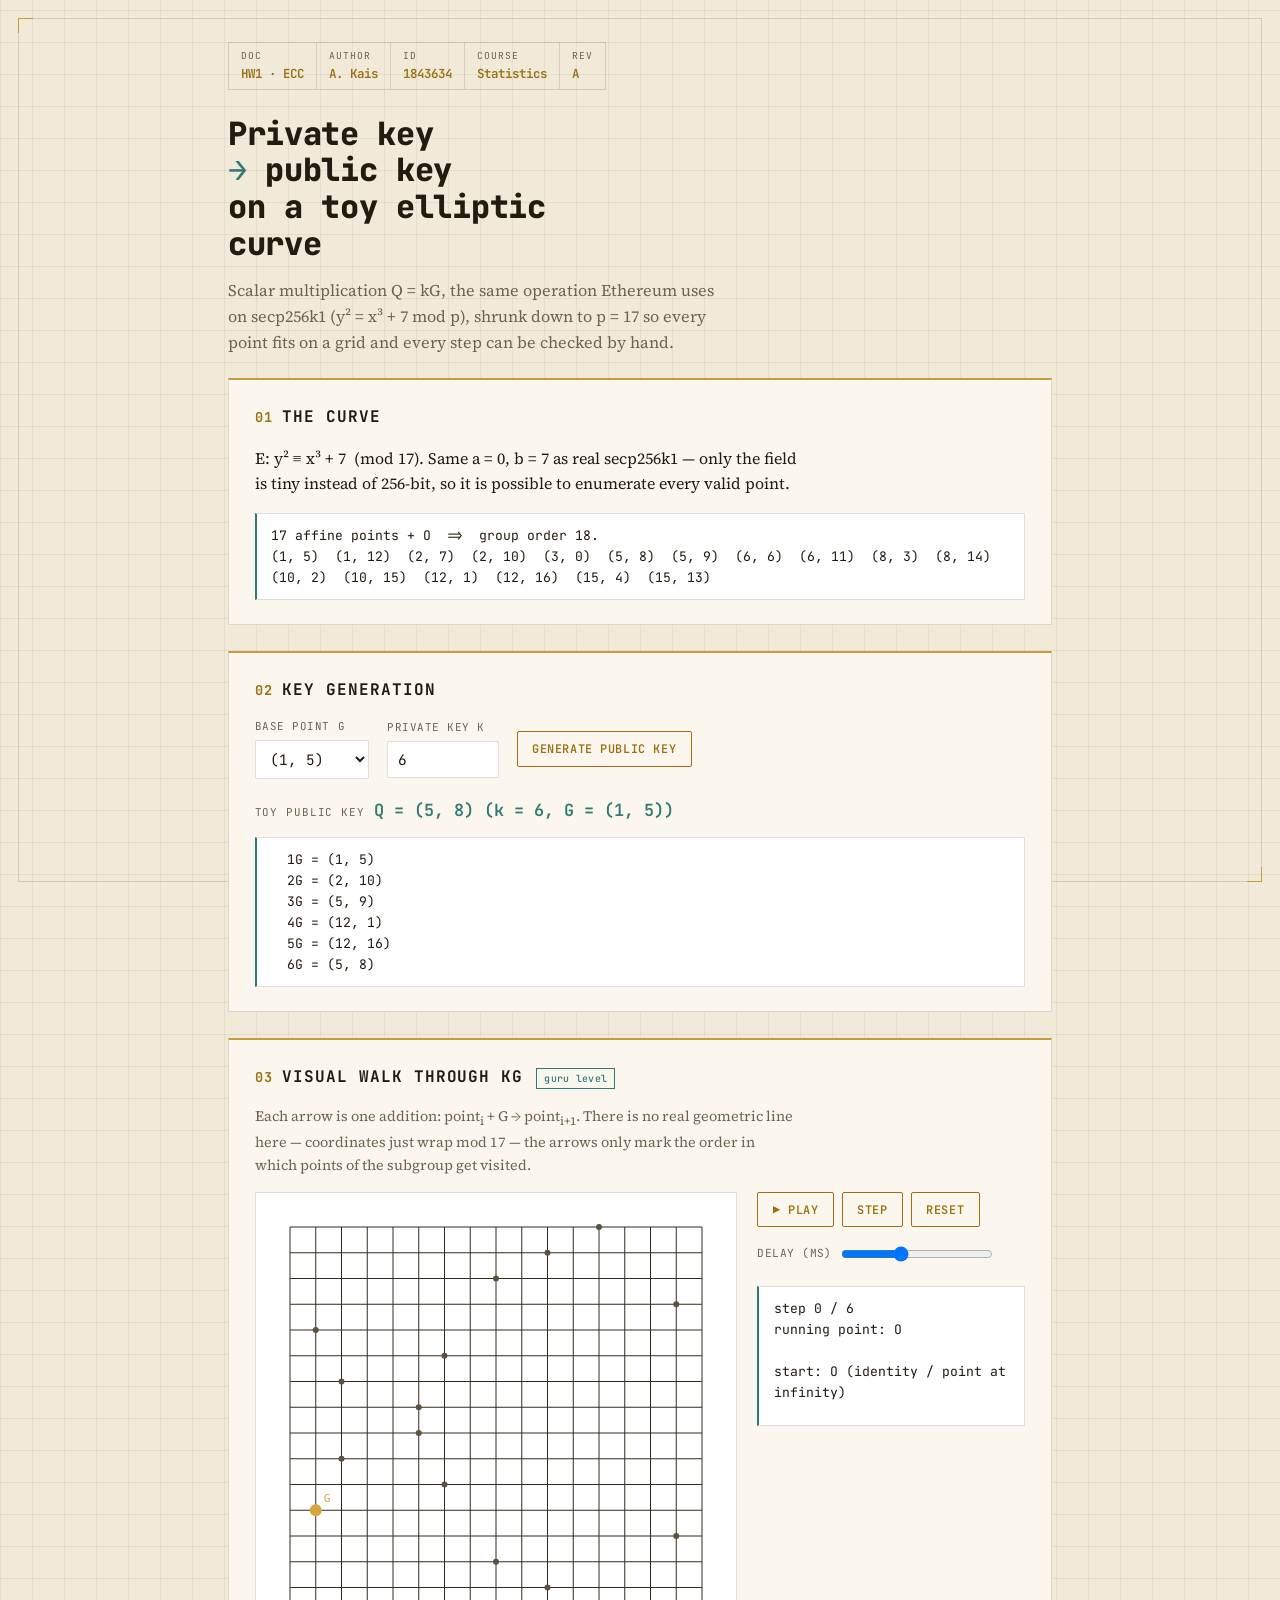
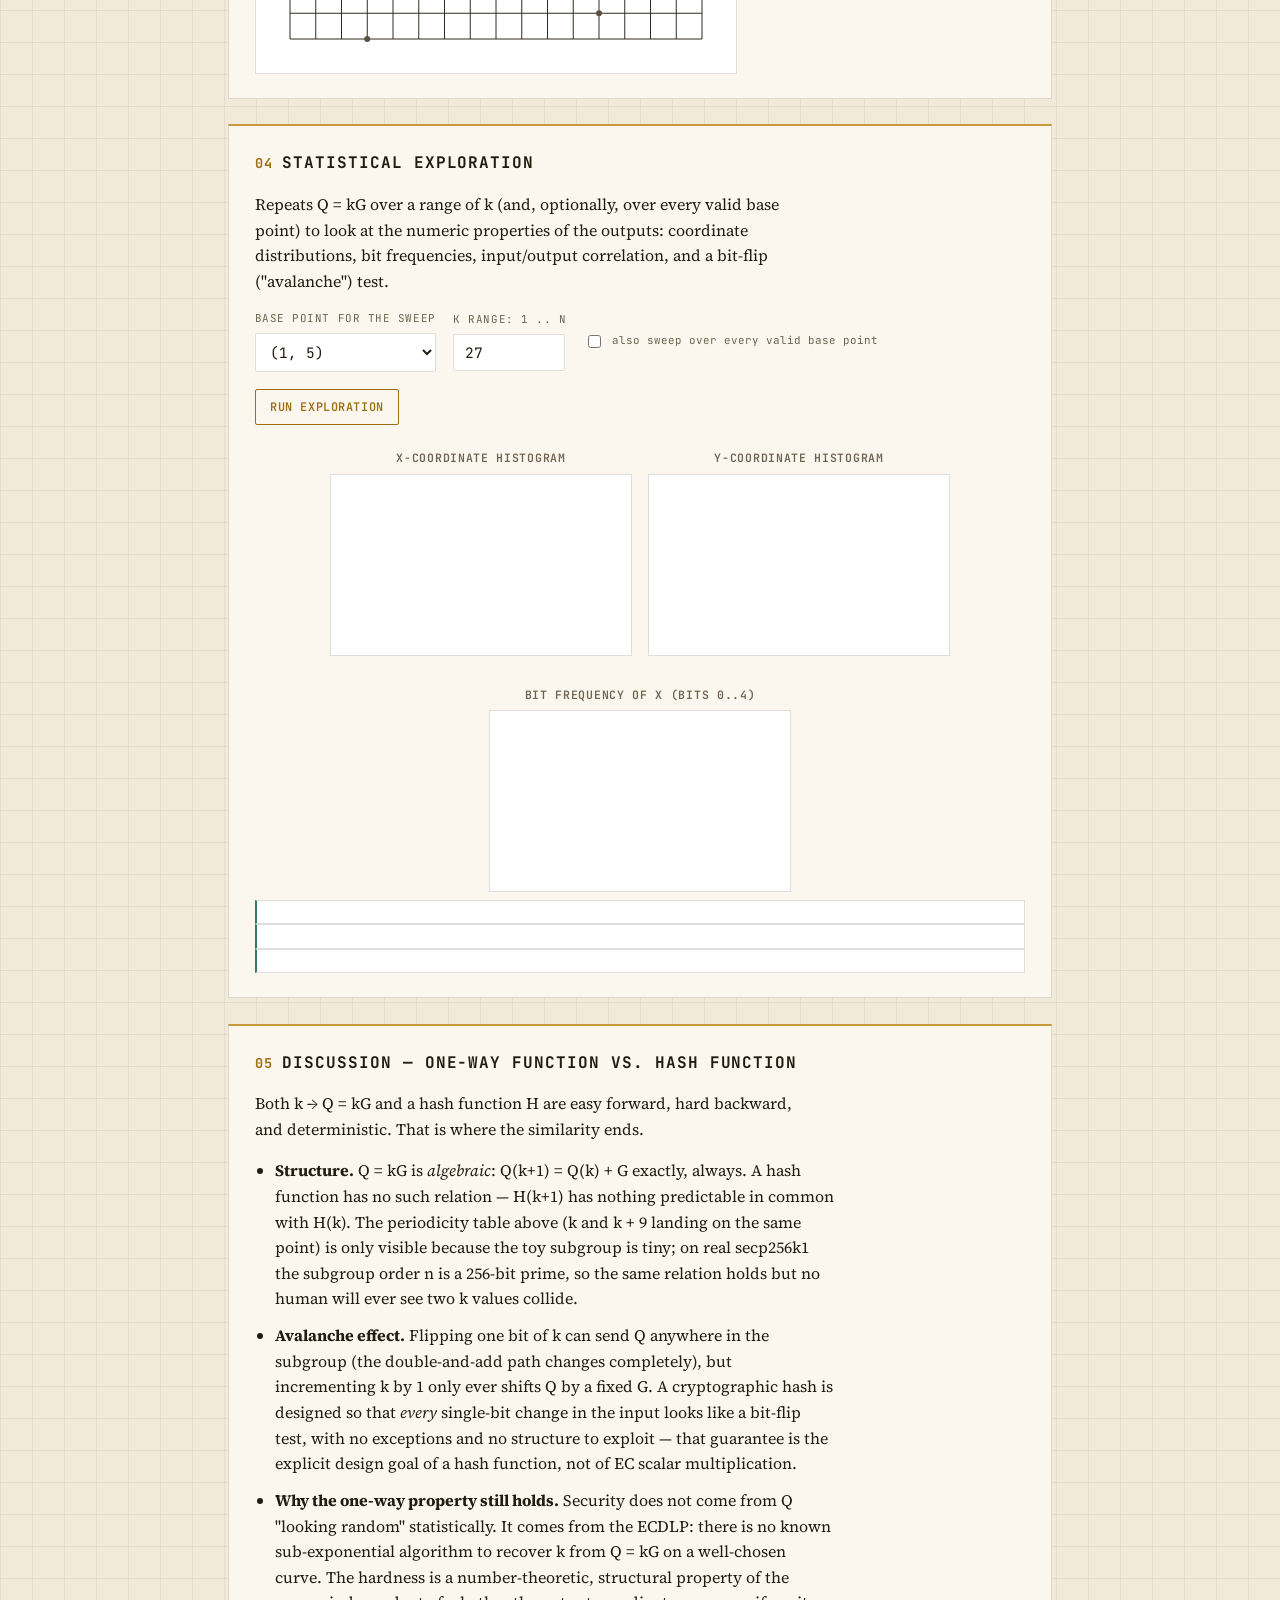
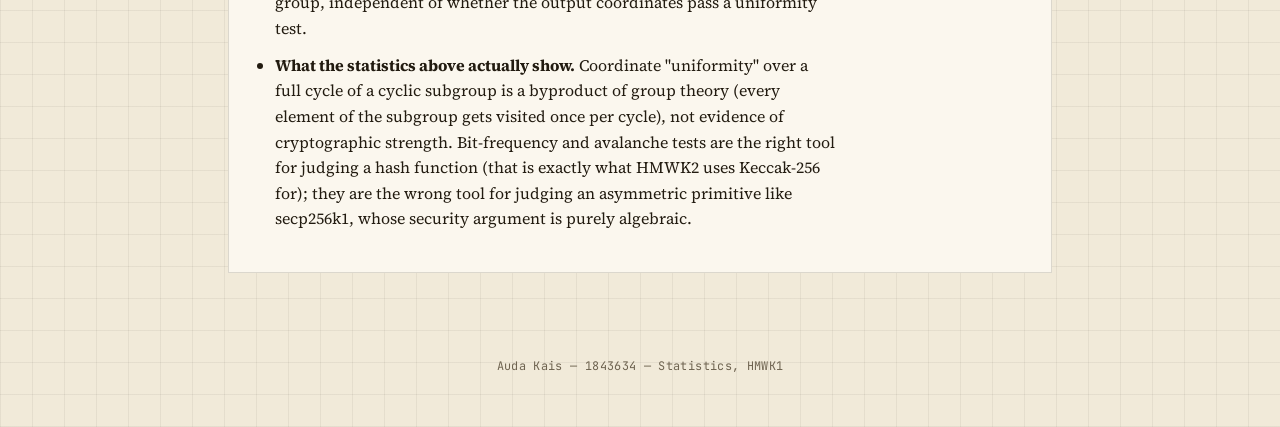
<file: hmwk1-ecc/index.html>
<!DOCTYPE html>
<html lang="en">
<head>
<meta charset="UTF-8">
<meta name="viewport" content="width=device-width, initial-scale=1.0">
<title>Toy ECC — Private Key to Public Key</title>
<link rel="preconnect" href="https://fonts.googleapis.com">
<link rel="preconnect" href="https://fonts.gstatic.com" crossorigin>
<link href="https://fonts.googleapis.com/css2?family=JetBrains+Mono:wght@400;500;600;700;800&family=Source+Serif+4:ital,opsz,wght@0,8..60,400;0,8..60,500;0,8..60,600;1,8..60,400&display=swap" rel="stylesheet">
<link rel="stylesheet" href="style.css">
</head>
<body>

<div class="crop-marks" aria-hidden="true"></div>

<div class="sheet">

<header>
  <div class="titleblock">
    <div class="tb-cell"><span class="tb-label">doc</span><span class="tb-value">HW1 · ECC</span></div>
    <div class="tb-cell"><span class="tb-label">author</span><span class="tb-value">A. Kais</span></div>
    <div class="tb-cell"><span class="tb-label">id</span><span class="tb-value">1843634</span></div>
    <div class="tb-cell"><span class="tb-label">course</span><span class="tb-value">Statistics</span></div>
    <div class="tb-cell"><span class="tb-label">rev</span><span class="tb-value">A</span></div>
  </div>
  <h1>Private key <span class="arrow-glyph">&rarr;</span> public key<br>on a toy elliptic curve</h1>
  <p class="subtitle">
    Scalar multiplication Q = kG, the same operation Ethereum uses on secp256k1 (y&sup2; = x&sup3; + 7 mod p),
    shrunk down to p = 17 so every point fits on a grid and every step can be checked by hand.
  </p>
</header>

<main>

  <section id="curve-def" class="card">
    <h2><span class="num">01</span>The curve</h2>
    <p>
      E: y&sup2; &equiv; x&sup3; + 7 &nbsp;(mod 17). Same a = 0, b = 7 as real secp256k1 &mdash; only the field is
      tiny instead of 256-bit, so it is possible to enumerate every valid point.
    </p>
    <div id="curve-points-list" class="mono small data-block"></div>
  </section>

  <section id="keygen" class="card">
    <h2><span class="num">02</span>Key generation</h2>

    <div class="controls">
      <label>
        Base point G
        <select id="gSelect"></select>
      </label>
      <label>
        Private key k
        <input type="number" id="kInput" value="6" min="1" step="1">
      </label>
      <button id="computeBtn">Generate public key</button>
    </div>

    <div class="result-line">
      <span class="result-tag">toy public key</span> <span id="publicKeyOut" class="mono">&mdash;</span>
    </div>

    <div id="stepLog" class="mono small steplog data-block"></div>
  </section>

  <section id="viz" class="card">
    <h2><span class="num">03</span>Visual walk through kG <span class="guru-tag">guru level</span></h2>
    <p class="hint">
      Each arrow is one addition: point<sub>i</sub> + G &rarr; point<sub>i+1</sub>. There is no real geometric
      line here &mdash; coordinates just wrap mod 17 &mdash; the arrows only mark the order in which points of
      the subgroup get visited.
    </p>
    <div class="viz-row">
      <canvas id="curveCanvas" width="480" height="480"></canvas>
      <div class="viz-side">
        <div class="playback">
          <button id="playBtn">&#9654; Play</button>
          <button id="stepBtn">Step</button>
          <button id="resetBtn">Reset</button>
          <label class="speed">
            delay (ms)
            <input type="range" id="speedRange" min="100" max="1500" value="600">
          </label>
        </div>
        <div id="vizInfo" class="mono small data-block"></div>
      </div>
    </div>
  </section>

  <section id="stats" class="card">
    <h2><span class="num">04</span>Statistical exploration</h2>
    <p>
      Repeats Q = kG over a range of k (and, optionally, over every valid base point) to look at the
      numeric properties of the outputs: coordinate distributions, bit frequencies, input/output
      correlation, and a bit-flip ("avalanche") test.
    </p>

    <div class="controls">
      <label>
        Base point for the sweep
        <select id="statGSelect"></select>
      </label>
      <label>
        k range: 1 .. N
        <input type="number" id="statN" value="27" min="2" step="1">
      </label>
      <label class="checkbox">
        <input type="checkbox" id="allGCheck">
        also sweep over every valid base point
      </label>
      <button id="runStatsBtn">Run exploration</button>
    </div>

    <div class="charts-row">
      <div>
        <h3>x-coordinate histogram</h3>
        <canvas id="histX" width="300" height="180"></canvas>
      </div>
      <div>
        <h3>y-coordinate histogram</h3>
        <canvas id="histY" width="300" height="180"></canvas>
      </div>
      <div>
        <h3>bit frequency of x (bits 0..4)</h3>
        <canvas id="histBits" width="300" height="180"></canvas>
      </div>
    </div>

    <div id="statsText" class="mono small data-block"></div>

    <div id="periodDemo" class="mono small data-block"></div>

    <div id="avalancheDemo" class="mono small data-block"></div>
  </section>

  <section id="discussion" class="card">
    <h2><span class="num">05</span>Discussion &mdash; one-way function vs. hash function</h2>
    <p>
      Both k &rarr; Q = kG and a hash function H are easy forward, hard backward, and deterministic.
      That is where the similarity ends.
    </p>
    <ul>
      <li>
        <strong>Structure.</strong> Q = kG is <em>algebraic</em>: Q(k+1) = Q(k) + G exactly, always. A hash
        function has no such relation &mdash; H(k+1) has nothing predictable in common with H(k). The
        periodicity table above (k and k + 9 landing on the same point) is only visible because the toy
        subgroup is tiny; on real secp256k1 the subgroup order n is a 256-bit prime, so the same relation
        holds but no human will ever see two k values collide.
      </li>
      <li>
        <strong>Avalanche effect.</strong> Flipping one bit of k can send Q anywhere in the subgroup (the
        double-and-add path changes completely), but incrementing k by 1 only ever shifts Q by a fixed G.
        A cryptographic hash is designed so that <em>every</em> single-bit change in the input looks like a
        bit-flip test, with no exceptions and no structure to exploit &mdash; that guarantee is the explicit
        design goal of a hash function, not of EC scalar multiplication.
      </li>
      <li>
        <strong>Why the one-way property still holds.</strong> Security does not come from Q "looking
        random" statistically. It comes from the ECDLP: there is no known sub-exponential algorithm to
        recover k from Q = kG on a well-chosen curve. The hardness is a number-theoretic, structural
        property of the group, independent of whether the output coordinates pass a uniformity test.
      </li>
      <li>
        <strong>What the statistics above actually show.</strong> Coordinate "uniformity" over a full cycle
        of a cyclic subgroup is a byproduct of group theory (every element of the subgroup gets visited
        once per cycle), not evidence of cryptographic strength. Bit-frequency and avalanche tests are the
        right tool for judging a hash function (that is exactly what HMWK2 uses Keccak-256 for); they are
        the wrong tool for judging an asymmetric primitive like secp256k1, whose security argument is
        purely algebraic.
      </li>
    </ul>
  </section>

</main>

<footer>
  <p>Auda Kais &mdash; 1843634 &mdash; Statistics, HMWK1</p>
</footer>

</div>

<script src="script.js"></script>
</body>
</html>
</file>
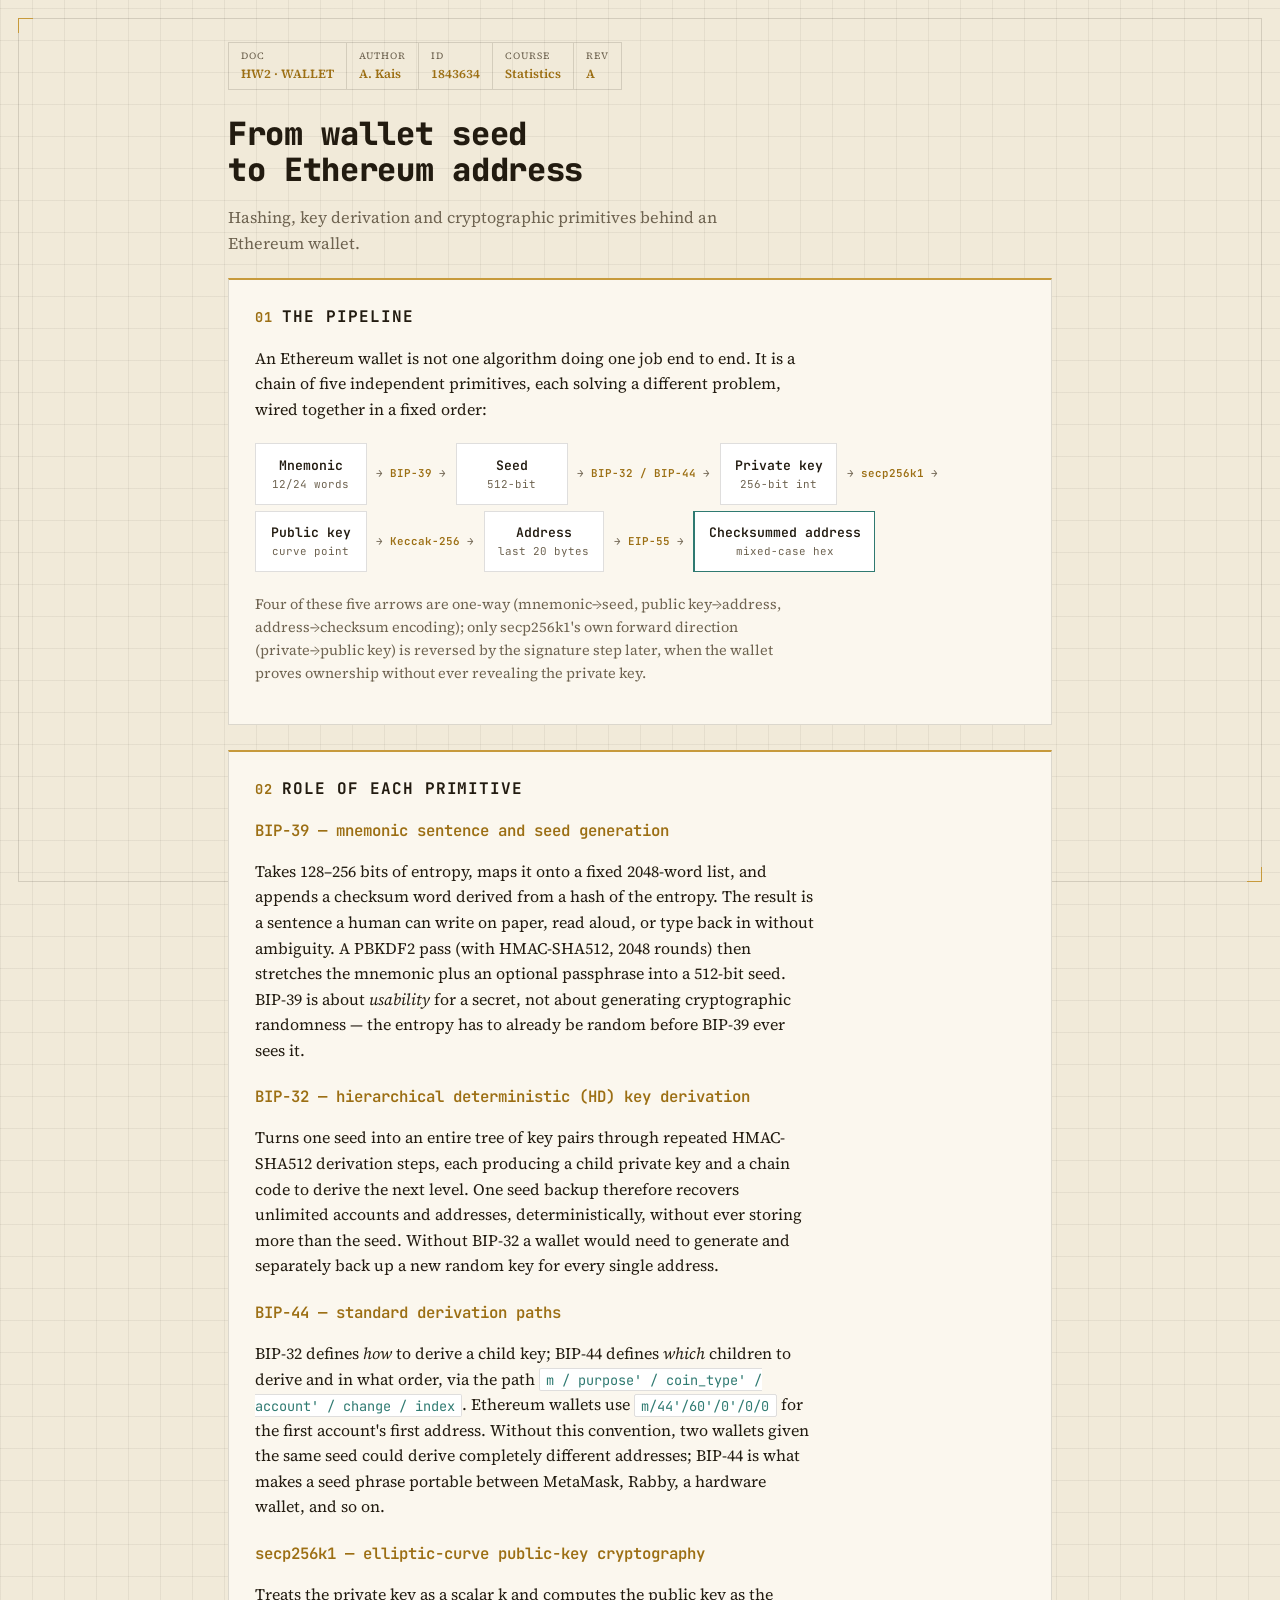
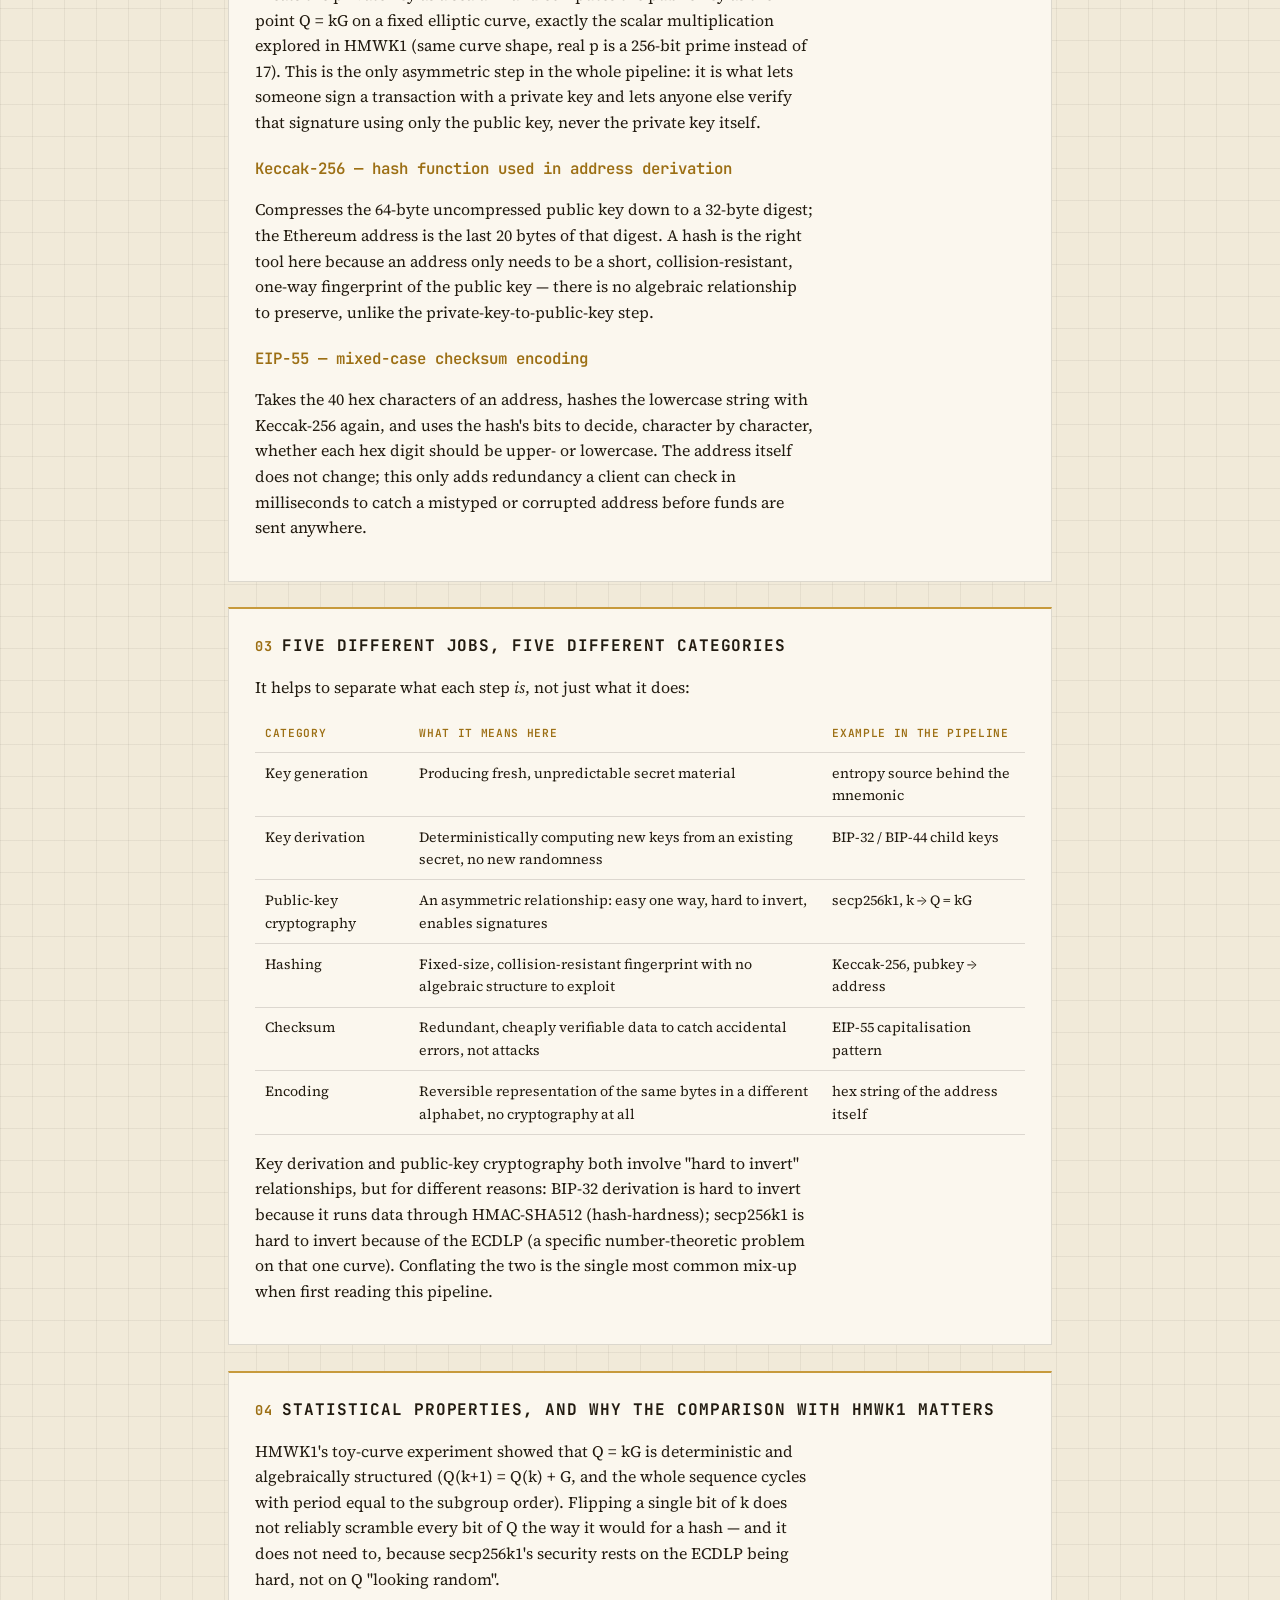
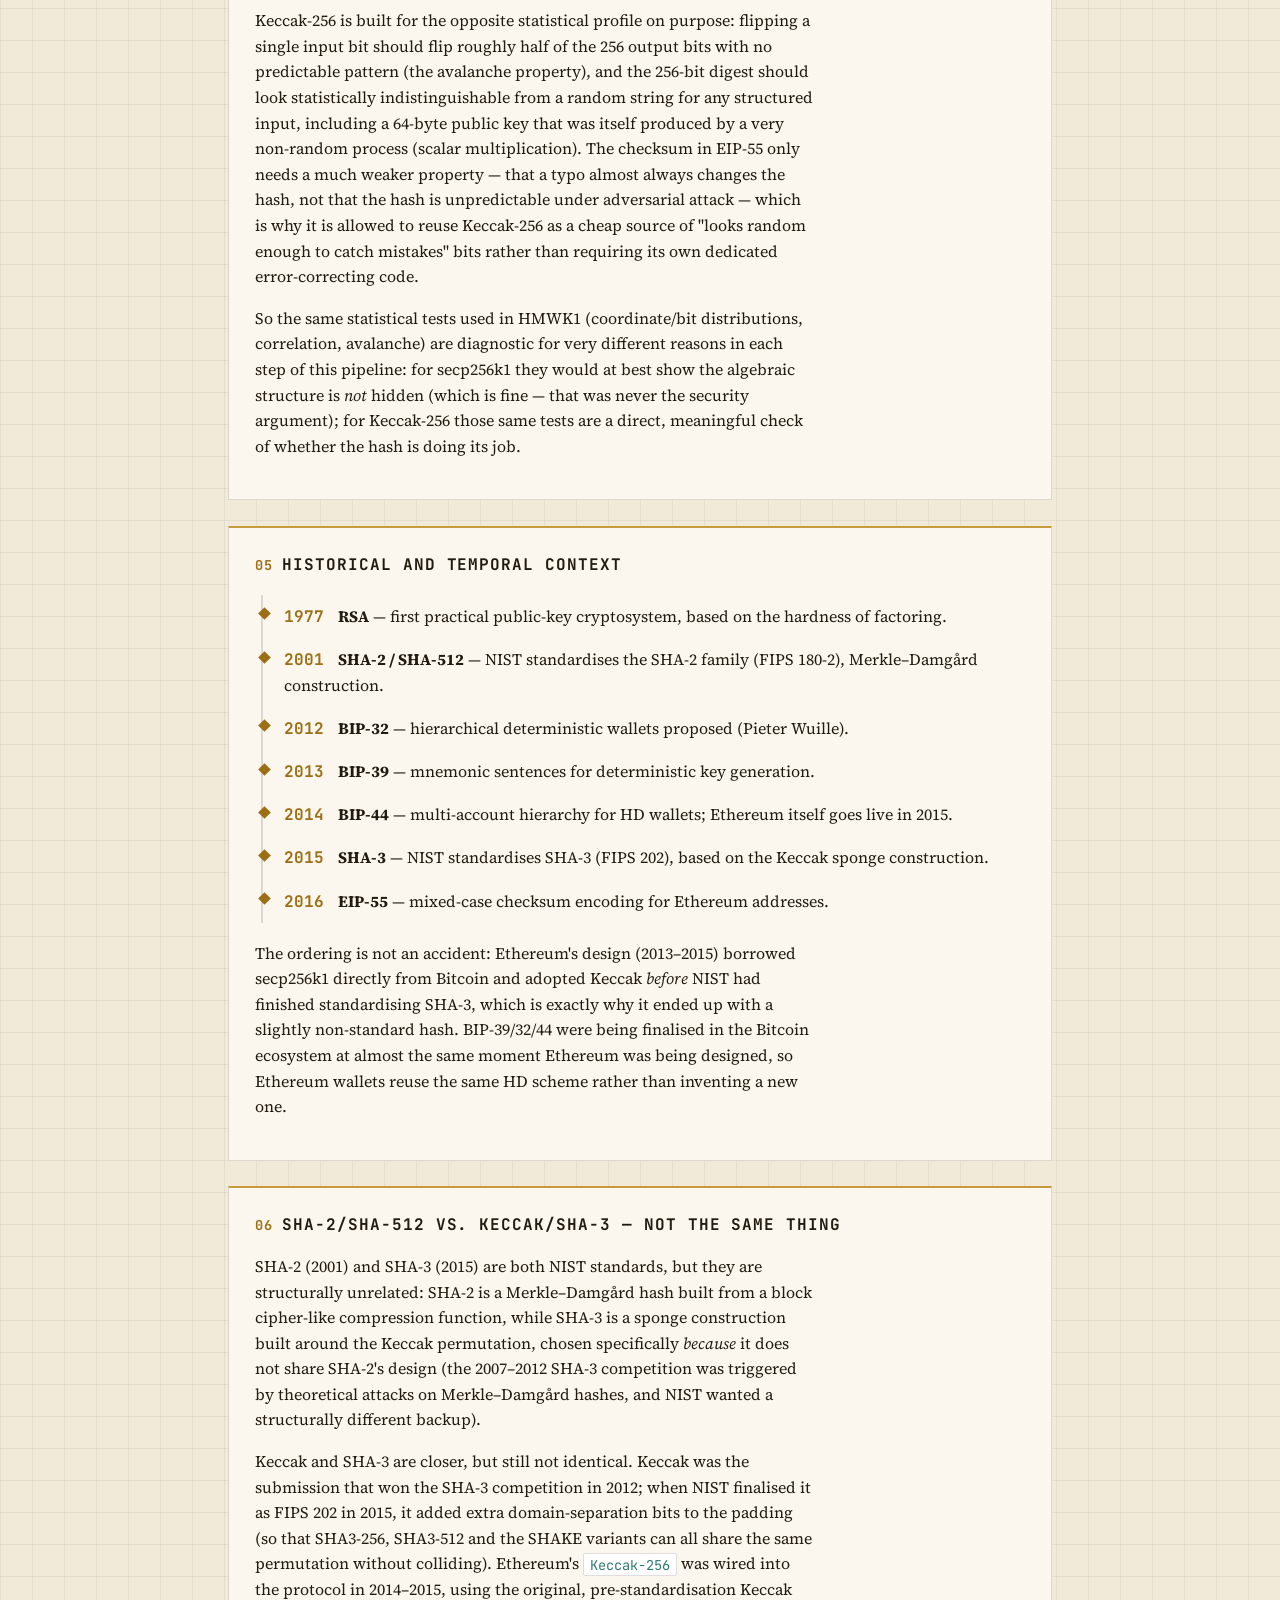
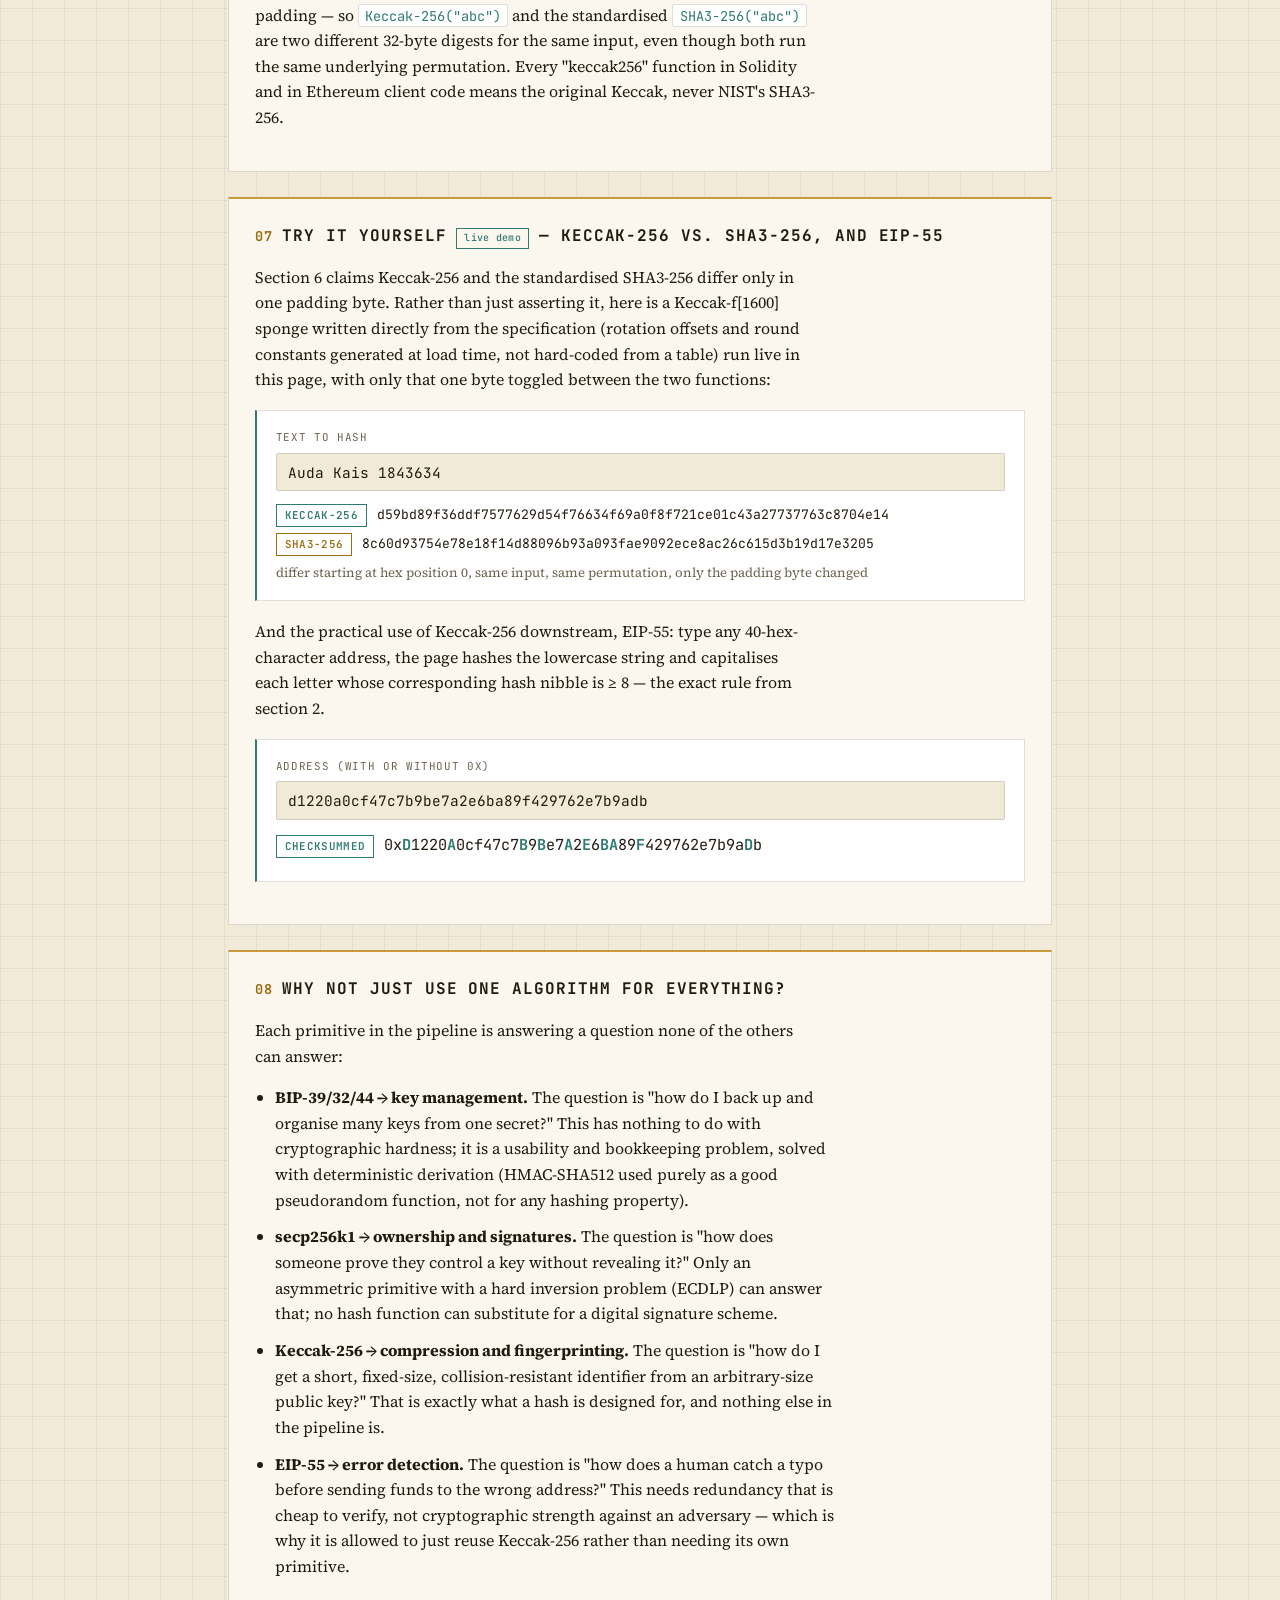
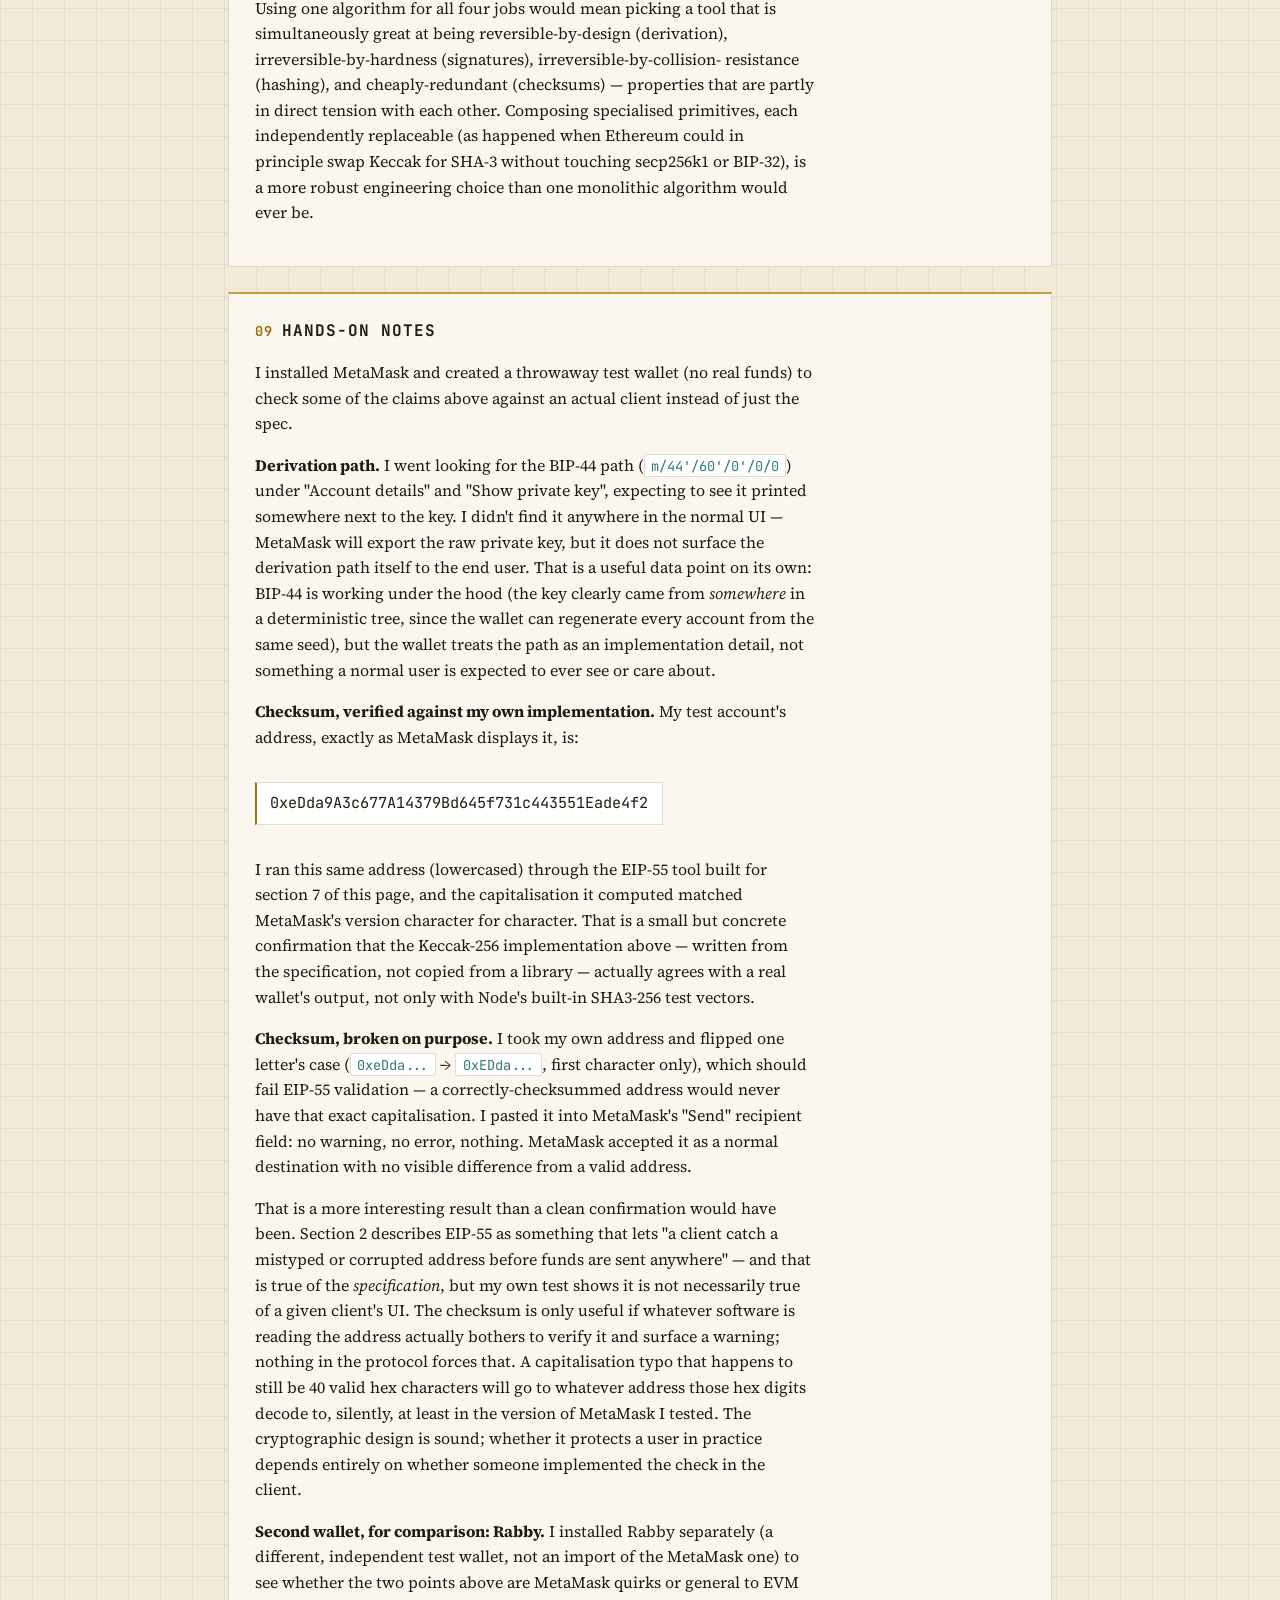
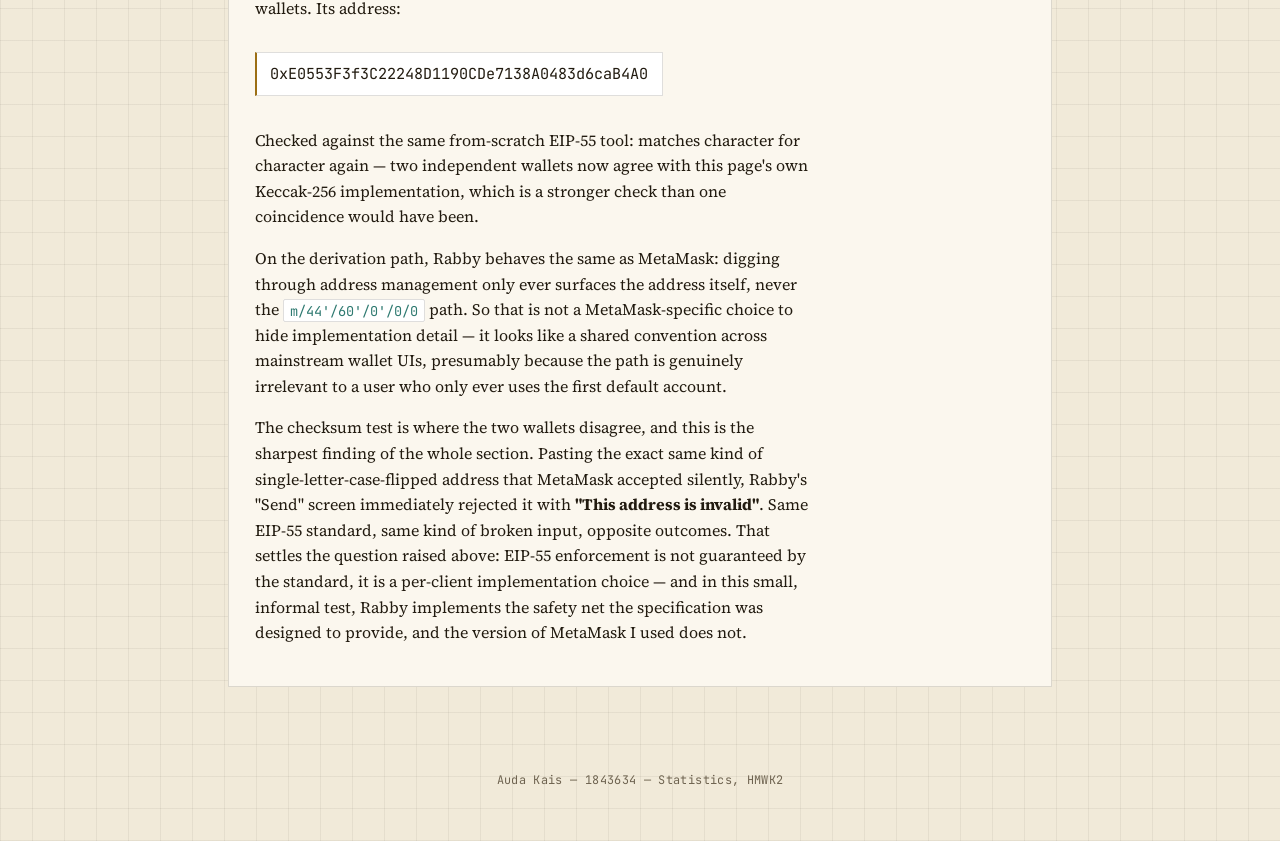
<file: hmwk2-wallet-pipeline/index.html>
<!DOCTYPE html>
<html lang="en">
<head>
<meta charset="UTF-8">
<meta name="viewport" content="width=device-width, initial-scale=1.0">
<title>From Wallet Seed to Ethereum Address</title>
<link rel="preconnect" href="https://fonts.googleapis.com">
<link rel="preconnect" href="https://fonts.gstatic.com" crossorigin>
<link href="https://fonts.googleapis.com/css2?family=JetBrains+Mono:wght@400;500;600;700;800&family=Source+Serif+4:ital,opsz,wght@0,8..60,400;0,8..60,500;0,8..60,600;1,8..60,400&display=swap" rel="stylesheet">
<link rel="stylesheet" href="report.css">
</head>
<body>

<div class="crop-marks" aria-hidden="true"></div>

<div class="sheet">

<header>
  <div class="titleblock">
    <div class="tb-cell"><span class="tb-label">doc</span><span class="tb-value">HW2 · WALLET</span></div>
    <div class="tb-cell"><span class="tb-label">author</span><span class="tb-value">A. Kais</span></div>
    <div class="tb-cell"><span class="tb-label">id</span><span class="tb-value">1843634</span></div>
    <div class="tb-cell"><span class="tb-label">course</span><span class="tb-value">Statistics</span></div>
    <div class="tb-cell"><span class="tb-label">rev</span><span class="tb-value">A</span></div>
  </div>
  <h1>From wallet seed<br>to Ethereum address</h1>
  <p class="subtitle">Hashing, key derivation and cryptographic primitives behind an Ethereum wallet.</p>
</header>

<main>

  <section class="card">
    <h2><span class="num">01</span>The pipeline</h2>
    <p>
      An Ethereum wallet is not one algorithm doing one job end to end. It is a chain of five independent
      primitives, each solving a different problem, wired together in a fixed order:
    </p>

    <div class="pipeline" aria-label="wallet derivation pipeline">
      <div class="pstep"><span class="pname">Mnemonic</span><span class="plabel">12/24 words</span></div>
      <div class="parrow">BIP-39</div>
      <div class="pstep"><span class="pname">Seed</span><span class="plabel">512-bit</span></div>
      <div class="parrow">BIP-32 / BIP-44</div>
      <div class="pstep"><span class="pname">Private key</span><span class="plabel">256-bit int</span></div>
      <div class="parrow">secp256k1</div>
      <div class="pstep"><span class="pname">Public key</span><span class="plabel">curve point</span></div>
      <div class="parrow">Keccak-256</div>
      <div class="pstep"><span class="pname">Address</span><span class="plabel">last 20 bytes</span></div>
      <div class="parrow">EIP-55</div>
      <div class="pstep highlight"><span class="pname">Checksummed address</span><span class="plabel">mixed-case hex</span></div>
    </div>

    <p class="hint">
      Four of these five arrows are one-way (mnemonic&rarr;seed, public key&rarr;address, address&rarr;checksum
      encoding); only secp256k1's own forward direction (private&rarr;public key) is reversed by the signature
      step later, when the wallet proves ownership without ever revealing the private key.
    </p>
  </section>

  <section class="card">
    <h2><span class="num">02</span>Role of each primitive</h2>

    <div class="prim">
      <h3>BIP-39 &mdash; mnemonic sentence and seed generation</h3>
      <p>
        Takes 128&ndash;256 bits of entropy, maps it onto a fixed 2048-word list, and appends a checksum word
        derived from a hash of the entropy. The result is a sentence a human can write on paper, read aloud, or
        type back in without ambiguity. A PBKDF2 pass (with HMAC-SHA512, 2048 rounds) then stretches the
        mnemonic plus an optional passphrase into a 512-bit seed. BIP-39 is about <em>usability</em> for a
        secret, not about generating cryptographic randomness &mdash; the entropy has to already be random
        before BIP-39 ever sees it.
      </p>
    </div>

    <div class="prim">
      <h3>BIP-32 &mdash; hierarchical deterministic (HD) key derivation</h3>
      <p>
        Turns one seed into an entire tree of key pairs through repeated HMAC-SHA512 derivation steps, each
        producing a child private key and a chain code to derive the next level. One seed backup therefore
        recovers unlimited accounts and addresses, deterministically, without ever storing more than the
        seed. Without BIP-32 a wallet would need to generate and separately back up a new random key for every
        single address.
      </p>
    </div>

    <div class="prim">
      <h3>BIP-44 &mdash; standard derivation paths</h3>
      <p>
        BIP-32 defines <em>how</em> to derive a child key; BIP-44 defines <em>which</em> children to derive and
        in what order, via the path <code>m / purpose' / coin_type' / account' / change / index</code>. Ethereum
        wallets use <code>m/44'/60'/0'/0/0</code> for the first account's first address. Without this
        convention, two wallets given the same seed could derive completely different addresses; BIP-44 is
        what makes a seed phrase portable between MetaMask, Rabby, a hardware wallet, and so on.
      </p>
    </div>

    <div class="prim">
      <h3>secp256k1 &mdash; elliptic-curve public-key cryptography</h3>
      <p>
        Treats the private key as a scalar k and computes the public key as the point Q = kG on a fixed
        elliptic curve, exactly the scalar multiplication explored in HMWK1 (same curve shape, real p is a
        256-bit prime instead of 17). This is the only asymmetric step in the whole pipeline: it is what lets
        someone sign a transaction with a private key and lets anyone else verify that signature using only
        the public key, never the private key itself.
      </p>
    </div>

    <div class="prim">
      <h3>Keccak-256 &mdash; hash function used in address derivation</h3>
      <p>
        Compresses the 64-byte uncompressed public key down to a 32-byte digest; the Ethereum address is the
        last 20 bytes of that digest. A hash is the right tool here because an address only needs to be a
        short, collision-resistant, one-way fingerprint of the public key &mdash; there is no algebraic
        relationship to preserve, unlike the private-key-to-public-key step.
      </p>
    </div>

    <div class="prim">
      <h3>EIP-55 &mdash; mixed-case checksum encoding</h3>
      <p>
        Takes the 40 hex characters of an address, hashes the lowercase string with Keccak-256 again, and uses
        the hash's bits to decide, character by character, whether each hex digit should be upper- or
        lowercase. The address itself does not change; this only adds redundancy a client can check in
        milliseconds to catch a mistyped or corrupted address before funds are sent anywhere.
      </p>
    </div>
  </section>

  <section class="card">
    <h2><span class="num">03</span>Five different jobs, five different categories</h2>
    <p>
      It helps to separate what each step <em>is</em>, not just what it does:
    </p>
    <table class="defs">
      <tr><th>Category</th><th>What it means here</th><th>Example in the pipeline</th></tr>
      <tr><td>Key generation</td><td>Producing fresh, unpredictable secret material</td><td>entropy source behind the mnemonic</td></tr>
      <tr><td>Key derivation</td><td>Deterministically computing new keys from an existing secret, no new randomness</td><td>BIP-32 / BIP-44 child keys</td></tr>
      <tr><td>Public-key cryptography</td><td>An asymmetric relationship: easy one way, hard to invert, enables signatures</td><td>secp256k1, k &rarr; Q = kG</td></tr>
      <tr><td>Hashing</td><td>Fixed-size, collision-resistant fingerprint with no algebraic structure to exploit</td><td>Keccak-256, pubkey &rarr; address</td></tr>
      <tr><td>Checksum</td><td>Redundant, cheaply verifiable data to catch accidental errors, not attacks</td><td>EIP-55 capitalisation pattern</td></tr>
      <tr><td>Encoding</td><td>Reversible representation of the same bytes in a different alphabet, no cryptography at all</td><td>hex string of the address itself</td></tr>
    </table>
    <p>
      Key derivation and public-key cryptography both involve "hard to invert" relationships, but for different
      reasons: BIP-32 derivation is hard to invert because it runs data through HMAC-SHA512 (hash-hardness);
      secp256k1 is hard to invert because of the ECDLP (a specific number-theoretic problem on that one curve).
      Conflating the two is the single most common mix-up when first reading this pipeline.
    </p>
  </section>

  <section class="card">
    <h2><span class="num">04</span>Statistical properties, and why the comparison with HMWK1 matters</h2>
    <p>
      HMWK1's toy-curve experiment showed that Q = kG is deterministic and algebraically structured
      (Q(k+1) = Q(k) + G, and the whole sequence cycles with period equal to the subgroup order). Flipping a
      single bit of k does not reliably scramble every bit of Q the way it would for a hash &mdash; and it does
      not need to, because secp256k1's security rests on the ECDLP being hard, not on Q "looking random".
    </p>
    <p>
      Keccak-256 is built for the opposite statistical profile on purpose: flipping a single input bit should
      flip roughly half of the 256 output bits with no predictable pattern (the avalanche property), and the
      256-bit digest should look statistically indistinguishable from a random string for any structured
      input, including a 64-byte public key that was itself produced by a very non-random process (scalar
      multiplication). The checksum in EIP-55 only needs a much weaker property &mdash; that a typo almost
      always changes the hash, not that the hash is unpredictable under adversarial attack &mdash; which is why
      it is allowed to reuse Keccak-256 as a cheap source of "looks random enough to catch mistakes" bits
      rather than requiring its own dedicated error-correcting code.
    </p>
    <p>
      So the same statistical tests used in HMWK1 (coordinate/bit distributions, correlation, avalanche) are
      diagnostic for very different reasons in each step of this pipeline: for secp256k1 they would at best
      show the algebraic structure is <em>not</em> hidden (which is fine &mdash; that was never the security
      argument); for Keccak-256 those same tests are a direct, meaningful check of whether the hash is doing
      its job.
    </p>
  </section>

  <section class="card">
    <h2><span class="num">05</span>Historical and temporal context</h2>
    <div class="timeline">
      <div class="trow"><span class="tyear">1977</span><span class="tdesc"><strong>RSA</strong> &mdash; first practical public-key cryptosystem, based on the hardness of factoring.</span></div>
      <div class="trow"><span class="tyear">2001</span><span class="tdesc"><strong>SHA-2 / SHA-512</strong> &mdash; NIST standardises the SHA-2 family (FIPS 180-2), Merkle&ndash;Damgård construction.</span></div>
      <div class="trow"><span class="tyear">2012</span><span class="tdesc"><strong>BIP-32</strong> &mdash; hierarchical deterministic wallets proposed (Pieter Wuille).</span></div>
      <div class="trow"><span class="tyear">2013</span><span class="tdesc"><strong>BIP-39</strong> &mdash; mnemonic sentences for deterministic key generation.</span></div>
      <div class="trow"><span class="tyear">2014</span><span class="tdesc"><strong>BIP-44</strong> &mdash; multi-account hierarchy for HD wallets; Ethereum itself goes live in 2015.</span></div>
      <div class="trow"><span class="tyear">2015</span><span class="tdesc"><strong>SHA-3</strong> &mdash; NIST standardises SHA-3 (FIPS 202), based on the Keccak sponge construction.</span></div>
      <div class="trow"><span class="tyear">2016</span><span class="tdesc"><strong>EIP-55</strong> &mdash; mixed-case checksum encoding for Ethereum addresses.</span></div>
    </div>
    <p>
      The ordering is not an accident: Ethereum's design (2013&ndash;2015) borrowed secp256k1 directly from
      Bitcoin and adopted Keccak <em>before</em> NIST had finished standardising SHA-3, which is exactly why it
      ended up with a slightly non-standard hash. BIP-39/32/44 were being finalised in the Bitcoin ecosystem at
      almost the same moment Ethereum was being designed, so Ethereum wallets reuse the same HD scheme rather
      than inventing a new one.
    </p>
  </section>

  <section class="card">
    <h2><span class="num">06</span>SHA-2/SHA-512 vs. Keccak/SHA-3 &mdash; not the same thing</h2>
    <p>
      SHA-2 (2001) and SHA-3 (2015) are both NIST standards, but they are structurally unrelated: SHA-2 is a
      Merkle&ndash;Damgård hash built from a block cipher-like compression function, while SHA-3 is a sponge
      construction built around the Keccak permutation, chosen specifically <em>because</em> it does not share
      SHA-2's design (the 2007&ndash;2012 SHA-3 competition was triggered by theoretical attacks on
      Merkle&ndash;Damgård hashes, and NIST wanted a structurally different backup).
    </p>
    <p>
      Keccak and SHA-3 are closer, but still not identical. Keccak was the submission that won the SHA-3
      competition in 2012; when NIST finalised it as FIPS 202 in 2015, it added extra domain-separation bits to
      the padding (so that SHA3-256, SHA3-512 and the SHAKE variants can all share the same permutation without
      colliding). Ethereum's <code>Keccak-256</code> was wired into the protocol in 2014&ndash;2015, using the
      original, pre-standardisation Keccak padding &mdash; so <code>Keccak-256("abc")</code> and the
      standardised <code>SHA3-256("abc")</code> are two different 32-byte digests for the same input, even
      though both run the same underlying permutation. Every "keccak256" function in Solidity and in Ethereum
      client code means the original Keccak, never NIST's SHA3-256.
    </p>
  </section>

  <section class="card">
    <h2><span class="num">07</span>Try it yourself <span class="guru-tag">live demo</span> &mdash; Keccak-256 vs. SHA3-256, and EIP-55</h2>
    <p>
      Section 6 claims Keccak-256 and the standardised SHA3-256 differ only in one padding byte. Rather than
      just asserting it, here is a Keccak-f[1600] sponge written directly from the specification (rotation
      offsets and round constants generated at load time, not hard-coded from a table) run live in this page,
      with only that one byte toggled between the two functions:
    </p>

    <div class="demo">
      <label class="demo-label" for="hashInput">text to hash</label>
      <input type="text" id="hashInput" class="demo-input">
      <div class="demo-row"><span class="demo-tag keccak">Keccak-256</span><span id="keccakOut" class="mono small"></span></div>
      <div class="demo-row"><span class="demo-tag sha3">SHA3-256</span><span id="sha3Out" class="mono small"></span></div>
      <div id="diffNote" class="hint small"></div>
    </div>

    <p>
      And the practical use of Keccak-256 downstream, EIP-55: type any 40-hex-character address, the page
      hashes the lowercase string and capitalises each letter whose corresponding hash nibble is &ge; 8 &mdash;
      the exact rule from section 2.
    </p>

    <div class="demo">
      <label class="demo-label" for="addrInput">address (with or without 0x)</label>
      <input type="text" id="addrInput" class="demo-input mono">
      <div class="demo-row"><span class="demo-tag good">checksummed</span><span id="addrOut" class="mono addr-out"></span></div>
      <div id="addrError" class="hint small"></div>
    </div>
  </section>

  <section class="card">
    <h2><span class="num">08</span>Why not just use one algorithm for everything?</h2>
    <p>
      Each primitive in the pipeline is answering a question none of the others can answer:
    </p>
    <ul>
      <li>
        <strong>BIP-39/32/44 &rarr; key management.</strong> The question is "how do I back up and organise
        many keys from one secret?" This has nothing to do with cryptographic hardness; it is a usability and
        bookkeeping problem, solved with deterministic derivation (HMAC-SHA512 used purely as a good
        pseudorandom function, not for any hashing property).
      </li>
      <li>
        <strong>secp256k1 &rarr; ownership and signatures.</strong> The question is "how does someone prove
        they control a key without revealing it?" Only an asymmetric primitive with a hard inversion problem
        (ECDLP) can answer that; no hash function can substitute for a digital signature scheme.
      </li>
      <li>
        <strong>Keccak-256 &rarr; compression and fingerprinting.</strong> The question is "how do I get a
        short, fixed-size, collision-resistant identifier from an arbitrary-size public key?" That is exactly
        what a hash is designed for, and nothing else in the pipeline is.
      </li>
      <li>
        <strong>EIP-55 &rarr; error detection.</strong> The question is "how does a human catch a typo before
        sending funds to the wrong address?" This needs redundancy that is cheap to verify, not cryptographic
        strength against an adversary &mdash; which is why it is allowed to just reuse Keccak-256 rather than
        needing its own primitive.
      </li>
    </ul>
    <p>
      Using one algorithm for all four jobs would mean picking a tool that is simultaneously great at being
      reversible-by-design (derivation), irreversible-by-hardness (signatures), irreversible-by-collision-
      resistance (hashing), and cheaply-redundant (checksums) &mdash; properties that are partly in direct
      tension with each other. Composing specialised primitives, each independently replaceable (as happened
      when Ethereum could in principle swap Keccak for SHA-3 without touching secp256k1 or BIP-32), is a more
      robust engineering choice than one monolithic algorithm would ever be.
    </p>
  </section>

  <section class="card">
    <h2><span class="num">09</span>Hands-on notes</h2>
    <p>
      I installed MetaMask and created a throwaway test wallet (no real funds) to check some of the claims
      above against an actual client instead of just the spec.
    </p>
    <p>
      <strong>Derivation path.</strong> I went looking for the BIP-44 path (<code>m/44'/60'/0'/0/0</code>)
      under "Account details" and "Show private key", expecting to see it printed somewhere next to the key.
      I didn't find it anywhere in the normal UI &mdash; MetaMask will export the raw private key, but it does
      not surface the derivation path itself to the end user. That is a useful data point on its own: BIP-44
      is working under the hood (the key clearly came from <em>somewhere</em> in a deterministic tree, since
      the wallet can regenerate every account from the same seed), but the wallet treats the path as an
      implementation detail, not something a normal user is expected to ever see or care about.
    </p>
    <p>
      <strong>Checksum, verified against my own implementation.</strong> My test account's address, exactly
      as MetaMask displays it, is:
    </p>
    <p class="mono addr-example">0xeDda9A3c677A14379Bd645f731c443551Eade4f2</p>
    <p>
      I ran this same address (lowercased) through the EIP-55 tool built for section 7 of this page, and the
      capitalisation it computed matched MetaMask's version character for character. That is a small but
      concrete confirmation that the Keccak-256 implementation above &mdash; written from the specification,
      not copied from a library &mdash; actually agrees with a real wallet's output, not only with Node's
      built-in SHA3-256 test vectors.
    </p>
    <p>
      <strong>Checksum, broken on purpose.</strong> I took my own address and flipped one letter's case
      (<code>0xeDda...</code> &rarr; <code>0xEDda...</code>, first character only), which should fail EIP-55
      validation &mdash; a correctly-checksummed address would never have that exact capitalisation. I pasted
      it into MetaMask's "Send" recipient field: no warning, no error, nothing. MetaMask accepted it as a
      normal destination with no visible difference from a valid address.
    </p>
    <p>
      That is a more interesting result than a clean confirmation would have been. Section 2 describes EIP-55
      as something that lets "a client catch a mistyped or corrupted address before funds are sent anywhere" &mdash;
      and that is true of the <em>specification</em>, but my own test shows it is not necessarily true of a
      given client's UI. The checksum is only useful if whatever software is reading the address actually
      bothers to verify it and surface a warning; nothing in the protocol forces that. A capitalisation typo
      that happens to still be 40 valid hex characters will go to whatever address those hex digits decode to,
      silently, at least in the version of MetaMask I tested. The cryptographic design is sound; whether it
      protects a user in practice depends entirely on whether someone implemented the check in the client.
    </p>
    <p>
      <strong>Second wallet, for comparison: Rabby.</strong> I installed Rabby separately (a different,
      independent test wallet, not an import of the MetaMask one) to see whether the two points above are
      MetaMask quirks or general to EVM wallets. Its address:
    </p>
    <p class="mono addr-example">0xE0553F3f3C22248D1190CDe7138A0483d6caB4A0</p>
    <p>
      Checked against the same from-scratch EIP-55 tool: matches character for character again &mdash; two
      independent wallets now agree with this page's own Keccak-256 implementation, which is a stronger check
      than one coincidence would have been.
    </p>
    <p>
      On the derivation path, Rabby behaves the same as MetaMask: digging through address management only
      ever surfaces the address itself, never the <code>m/44'/60'/0'/0/0</code> path. So that is not a
      MetaMask-specific choice to hide implementation detail &mdash; it looks like a shared convention across
      mainstream wallet UIs, presumably because the path is genuinely irrelevant to a user who only ever uses
      the first default account.
    </p>
    <p>
      The checksum test is where the two wallets disagree, and this is the sharpest finding of the whole
      section. Pasting the exact same kind of single-letter-case-flipped address that MetaMask accepted
      silently, Rabby's "Send" screen immediately rejected it with <strong>"This address is invalid"</strong>.
      Same EIP-55 standard, same kind of broken input, opposite outcomes. That settles the question raised
      above: EIP-55 enforcement is not guaranteed by the standard, it is a per-client implementation choice
      &mdash; and in this small, informal test, Rabby implements the safety net the specification was designed
      to provide, and the version of MetaMask I used does not.
    </p>
  </section>

</main>

<footer>
  <p>Auda Kais &mdash; 1843634 &mdash; Statistics, HMWK2</p>
</footer>

</div>

<script src="report.js"></script>
</body>
</html>
</file>
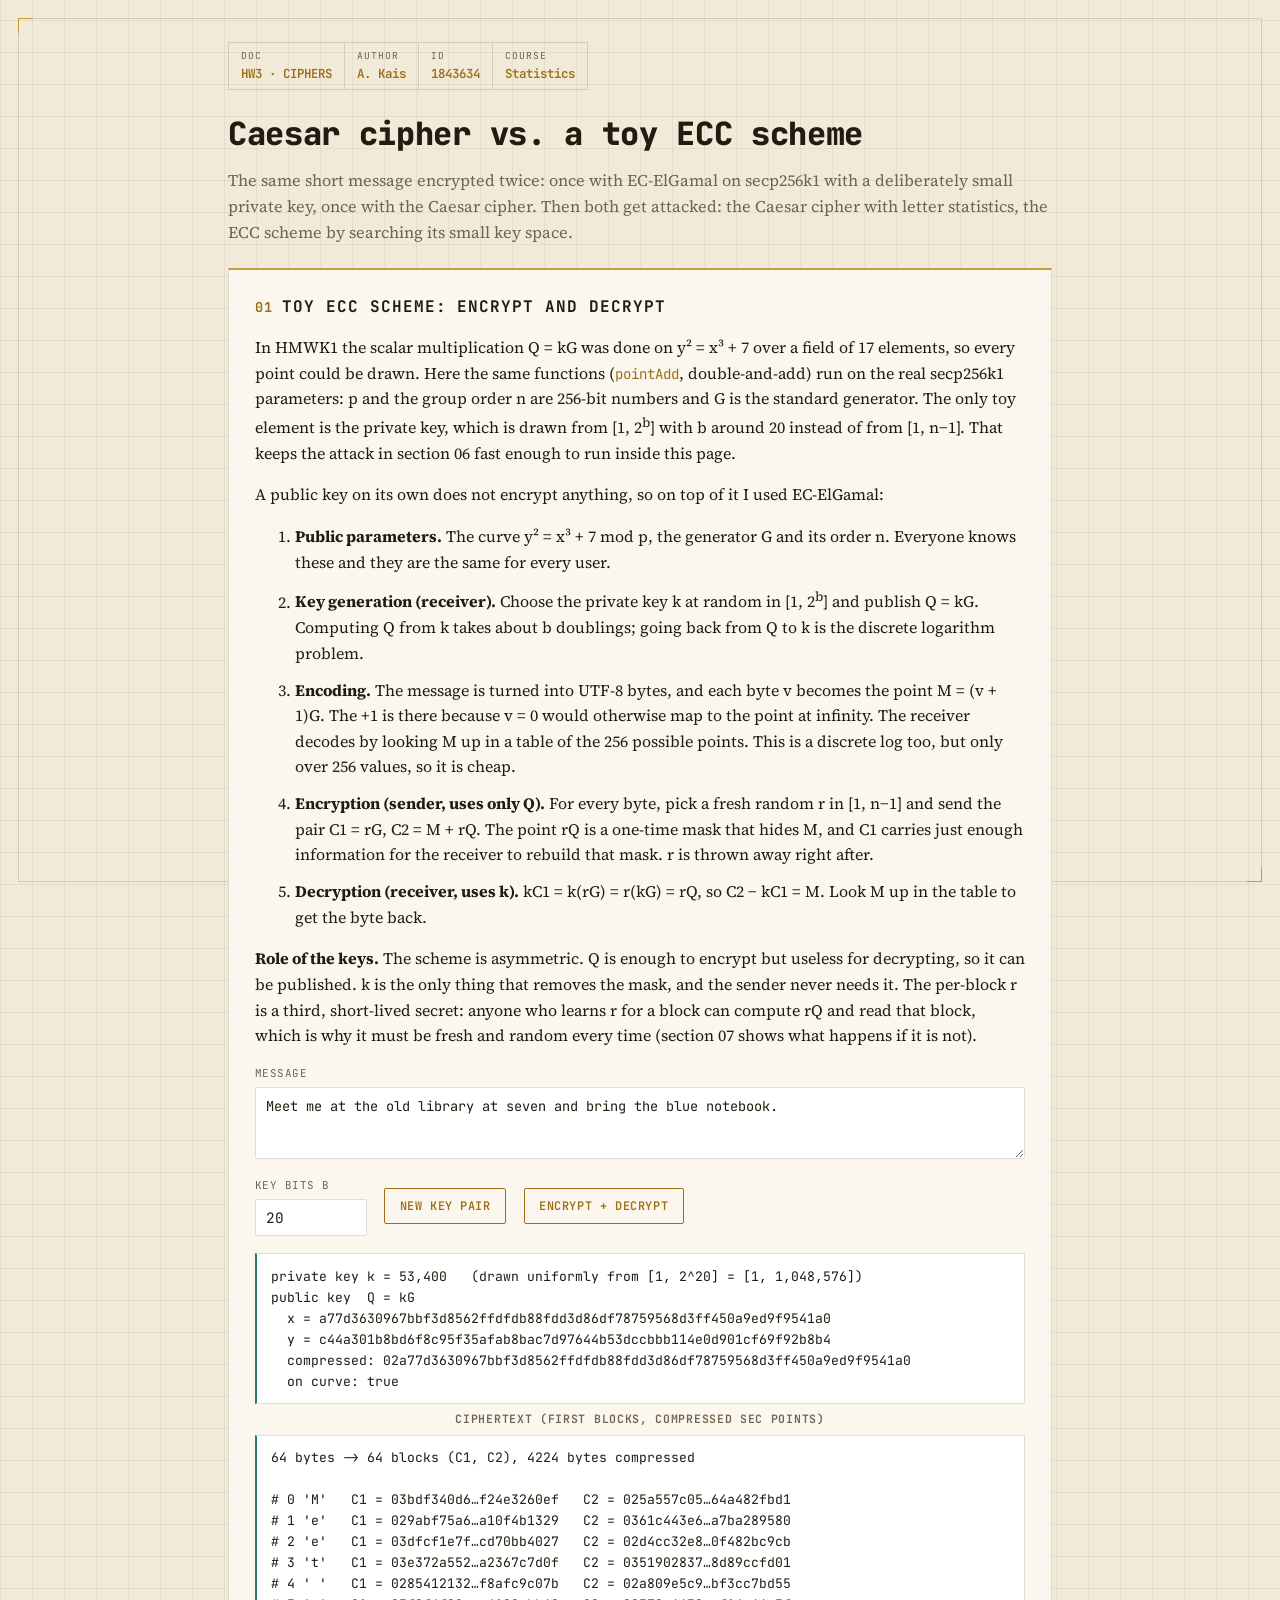
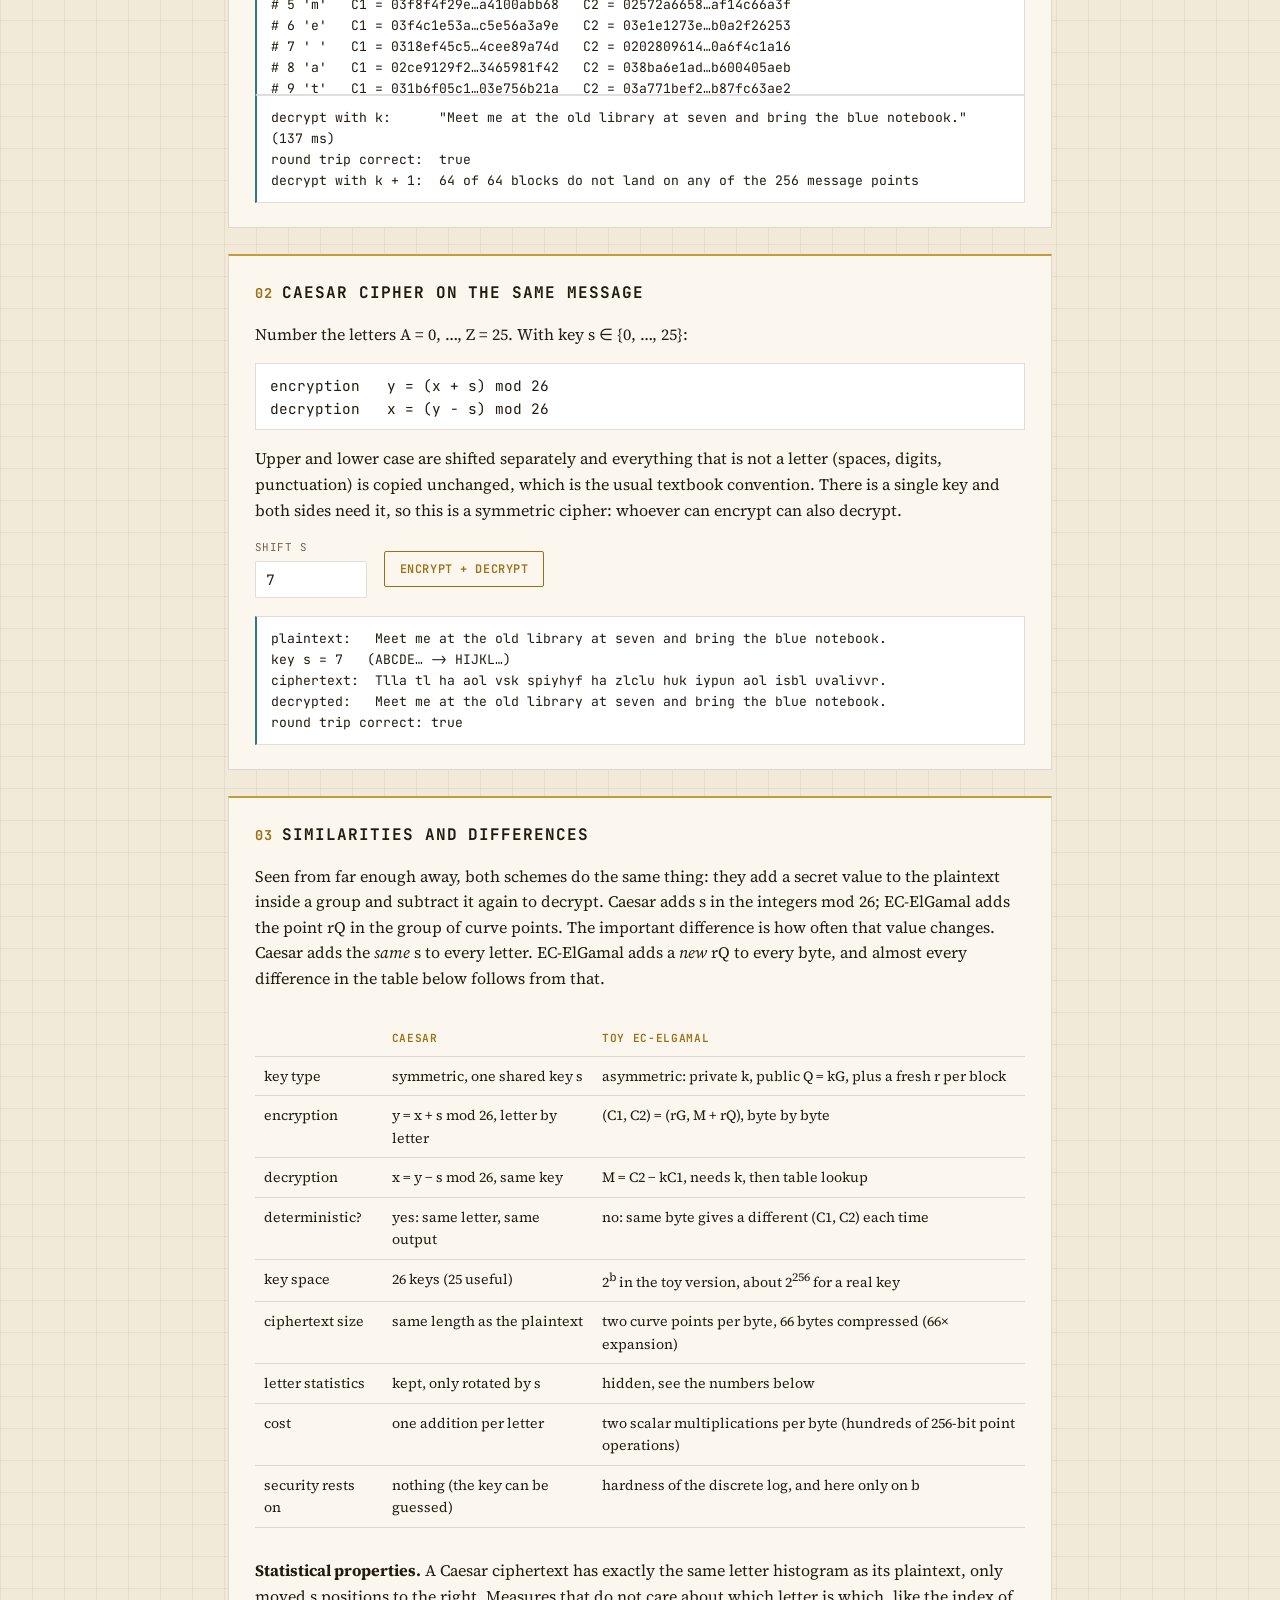
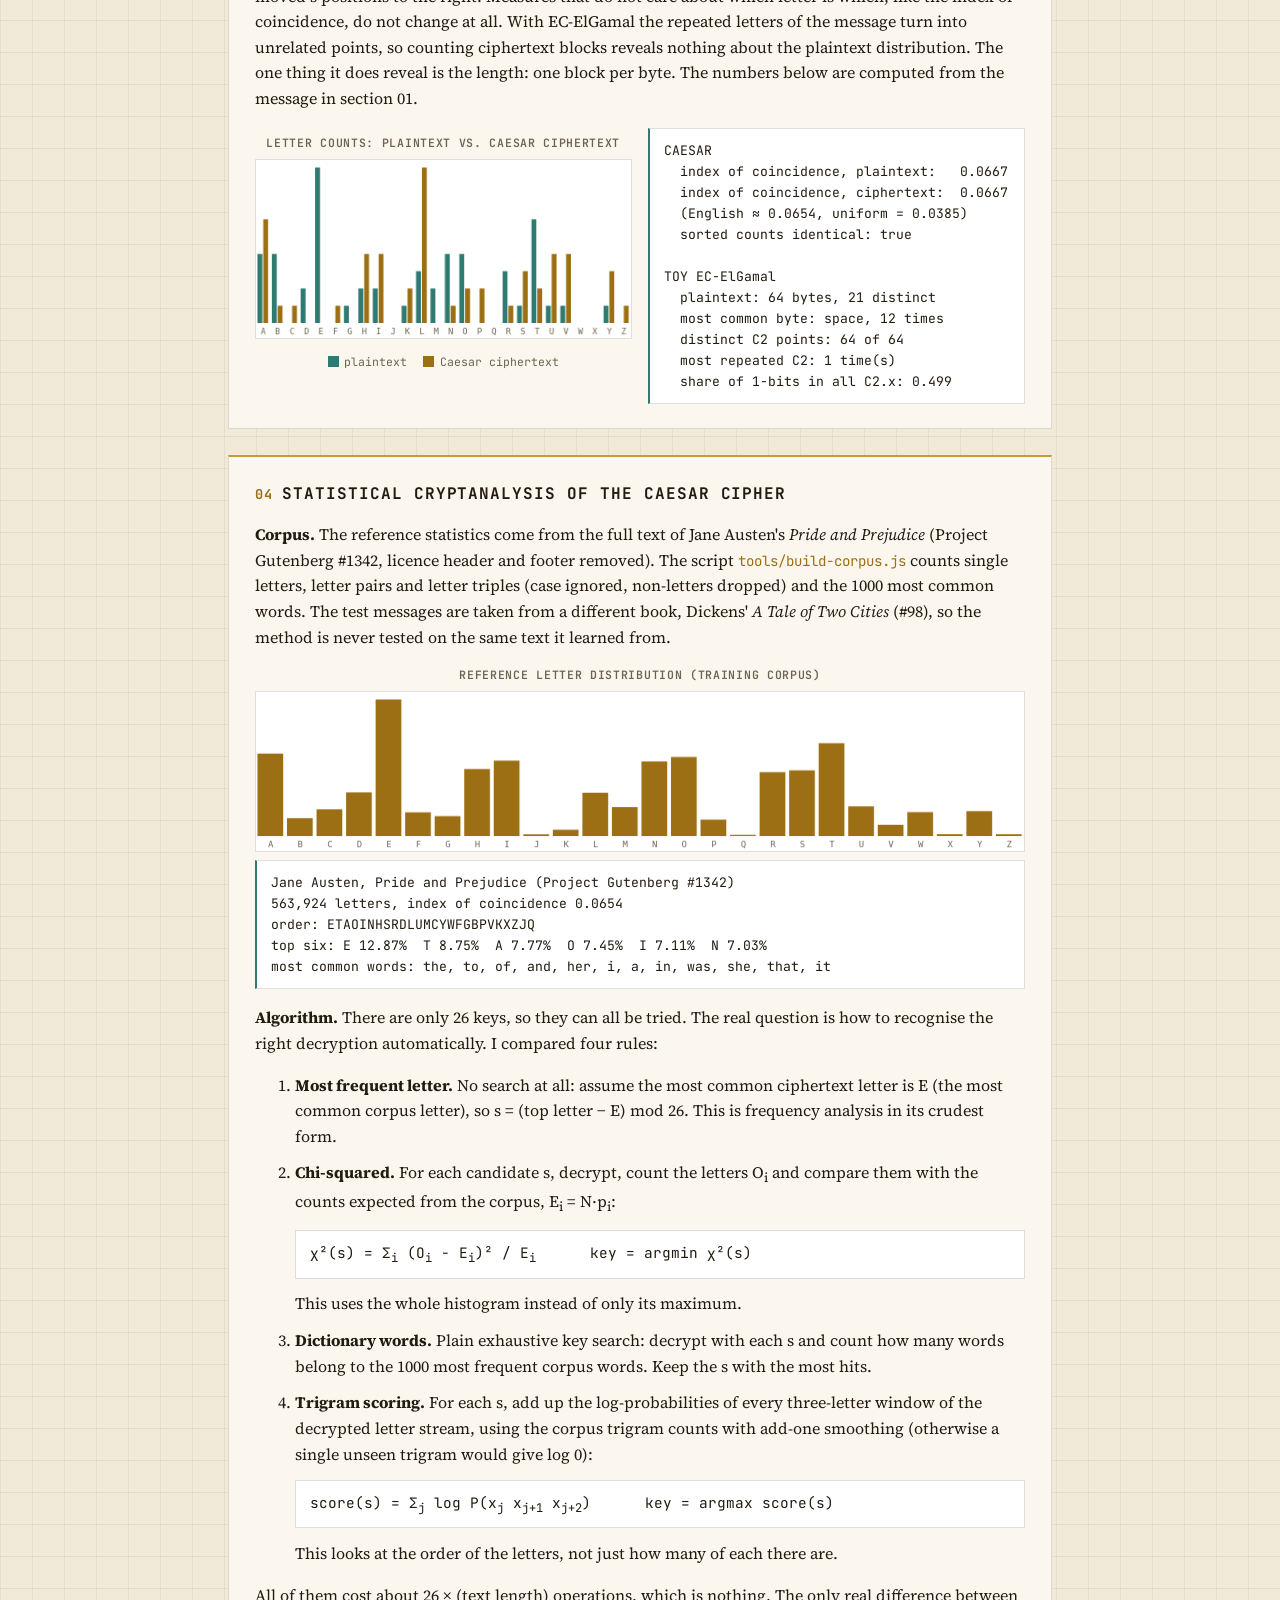
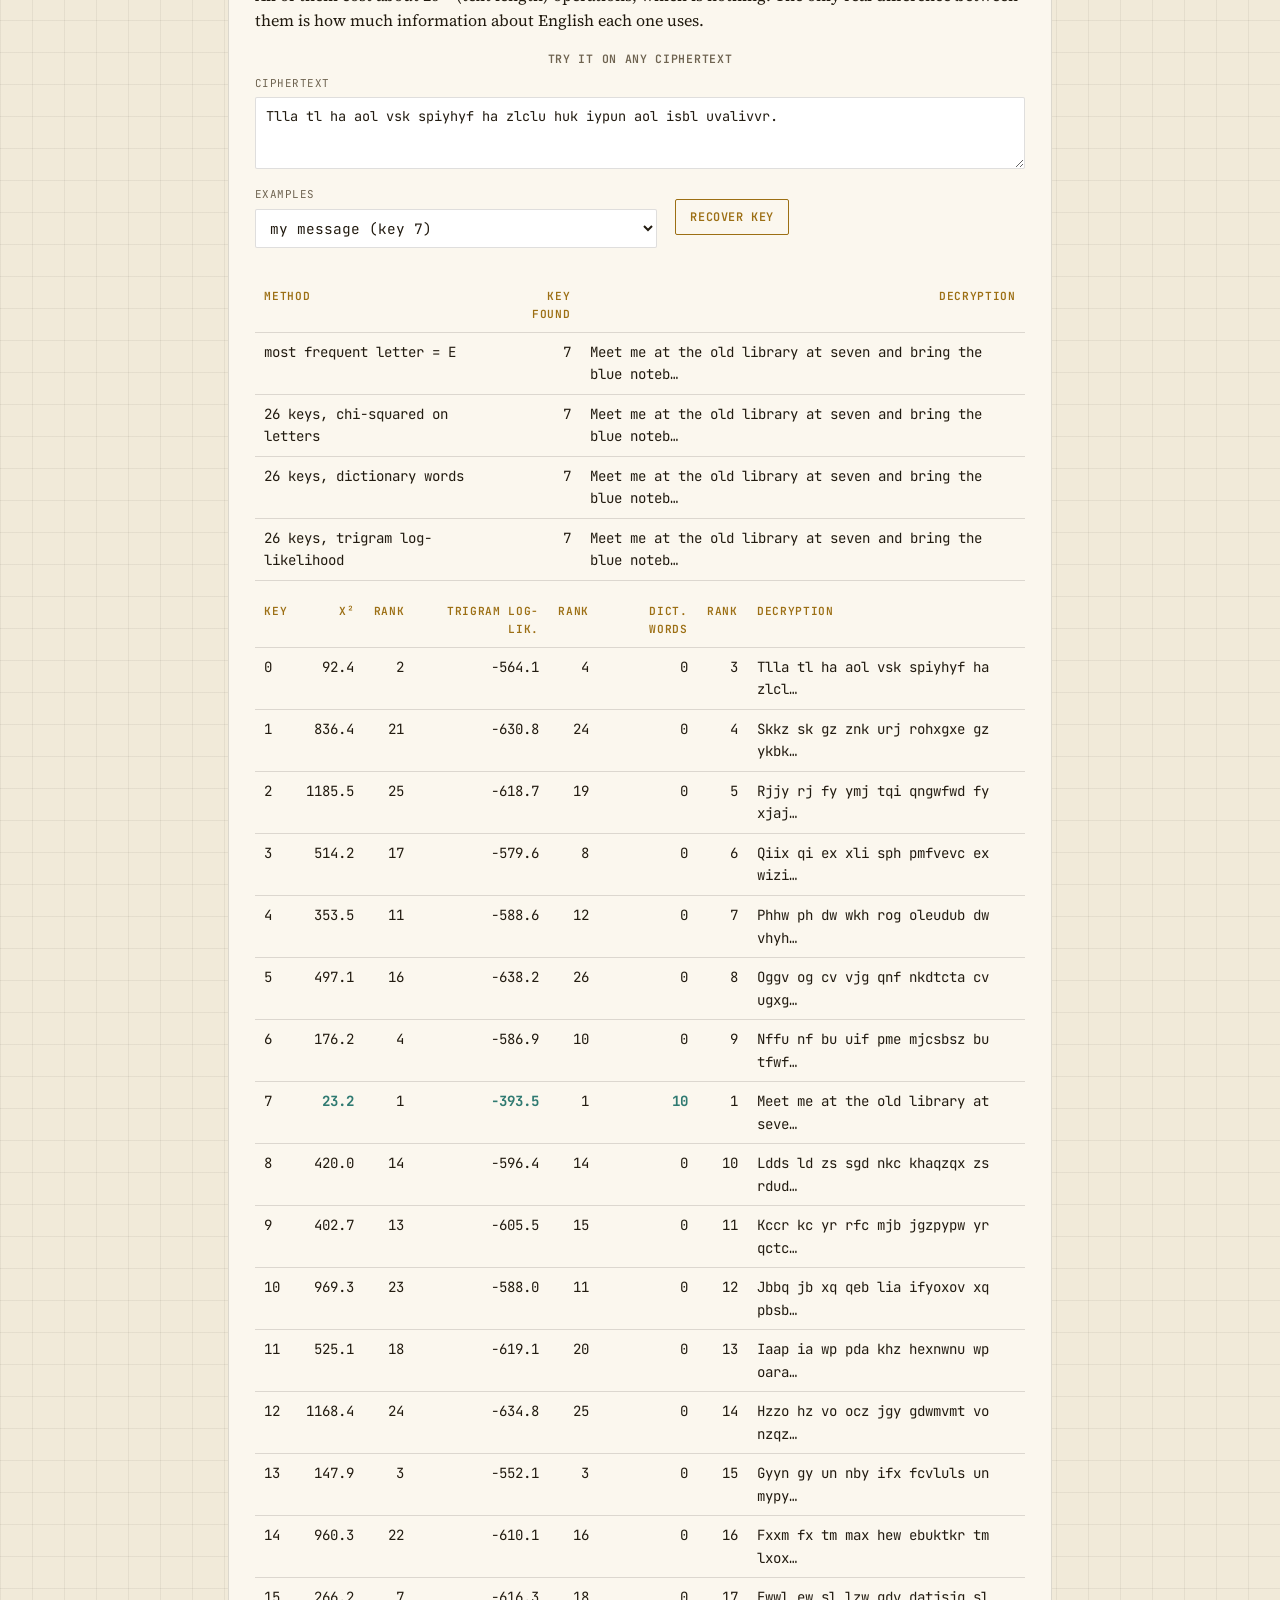
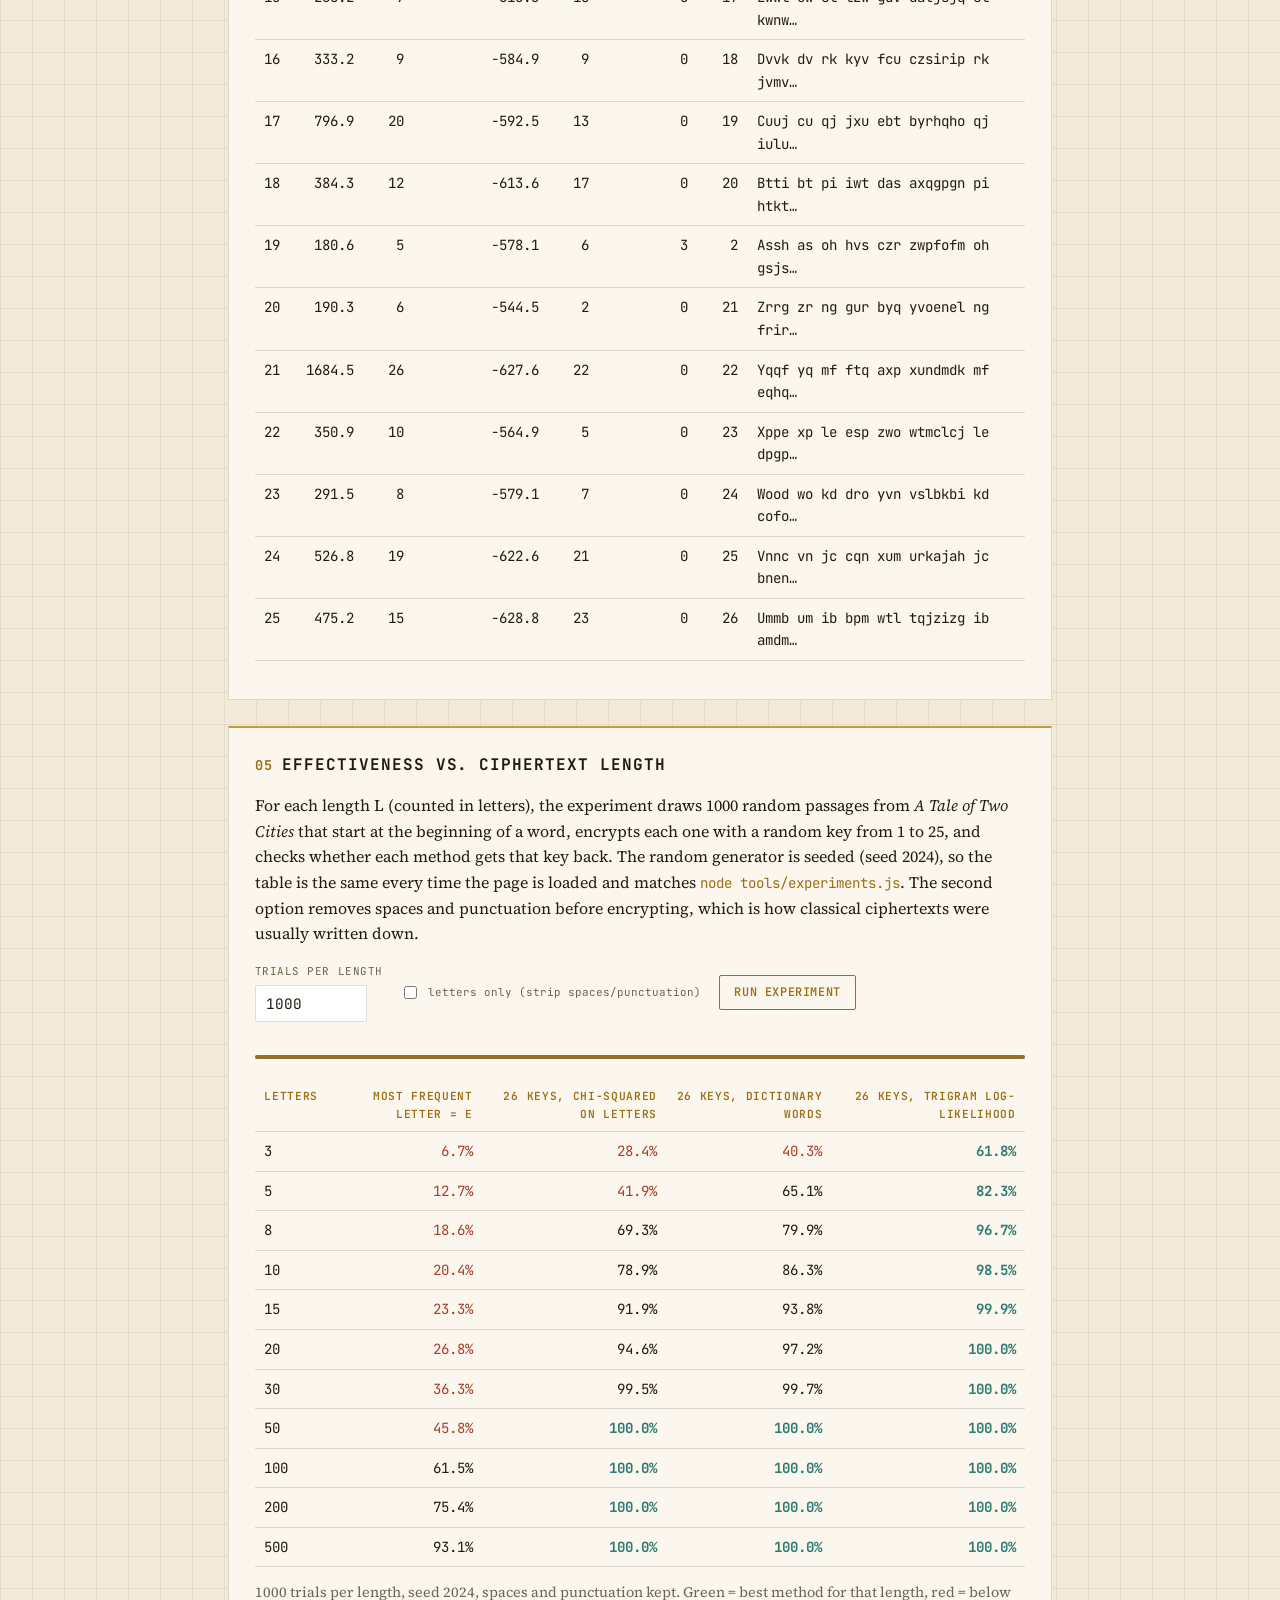
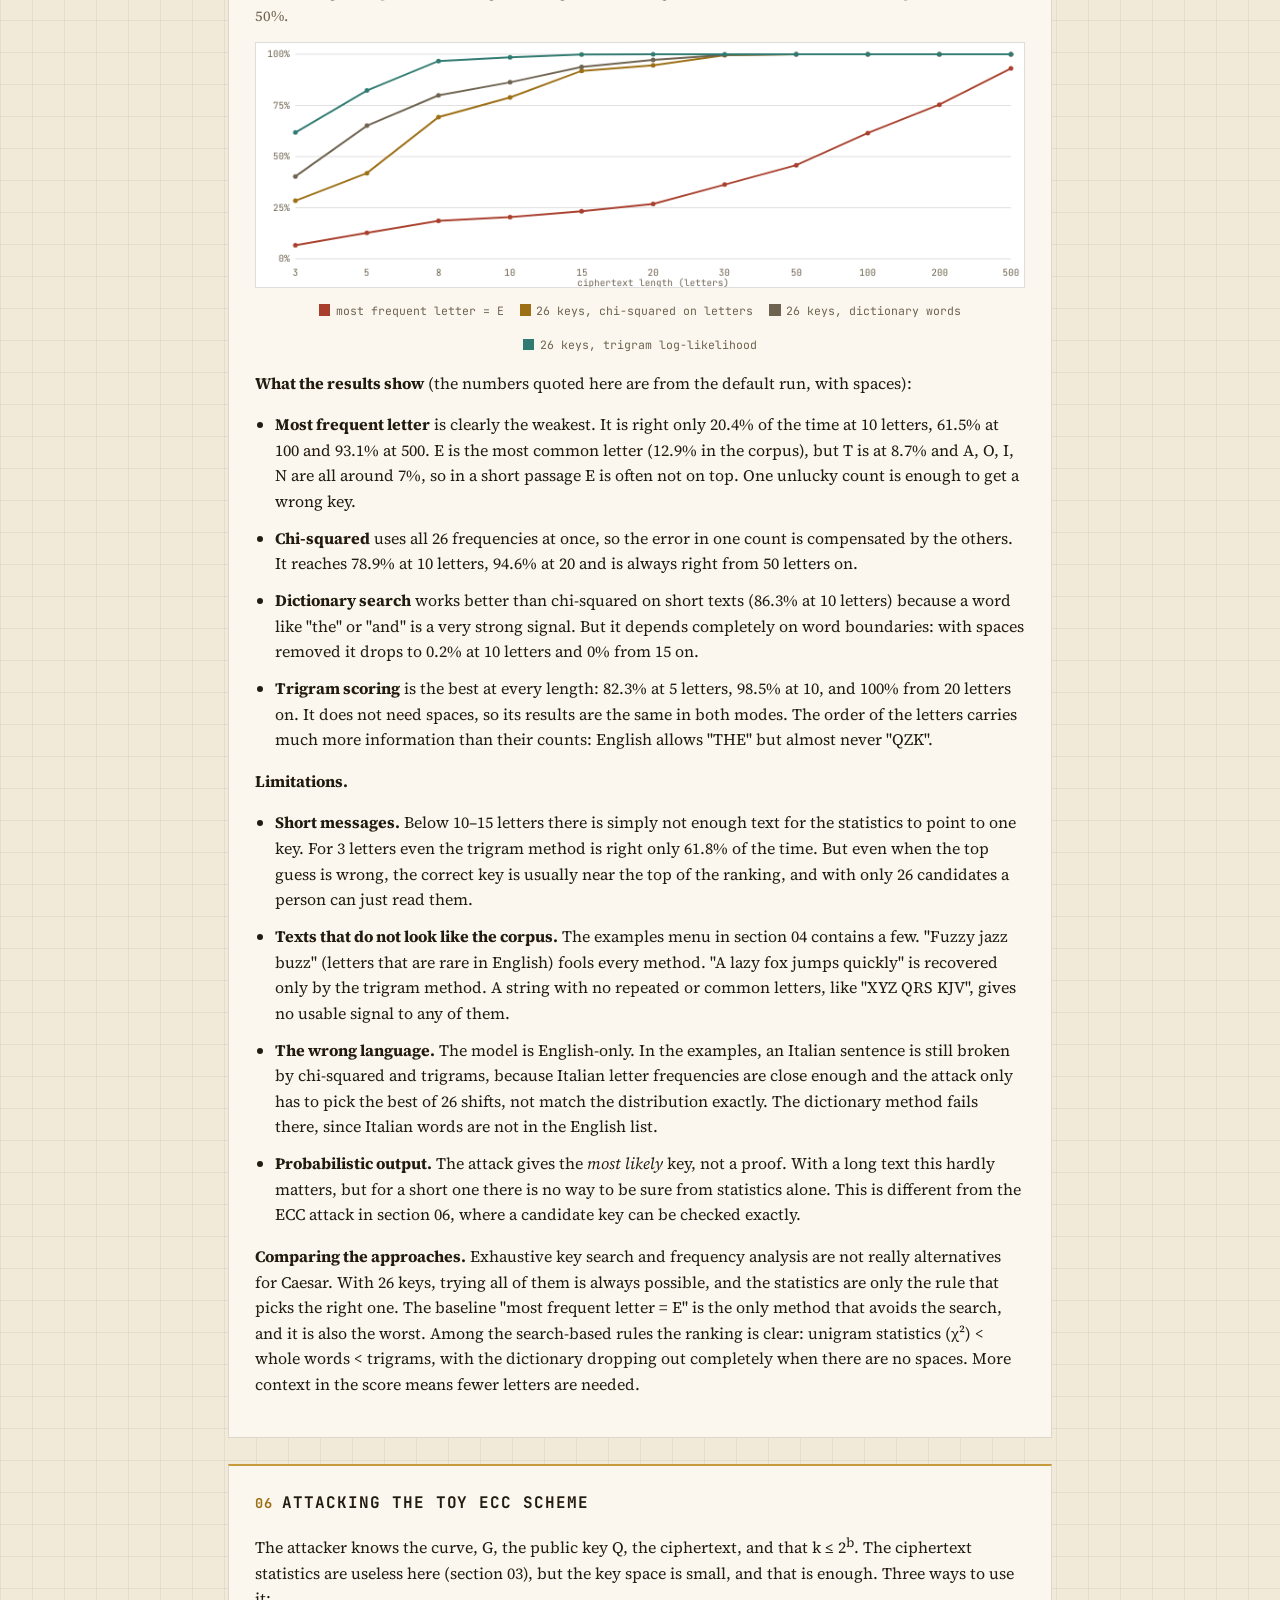
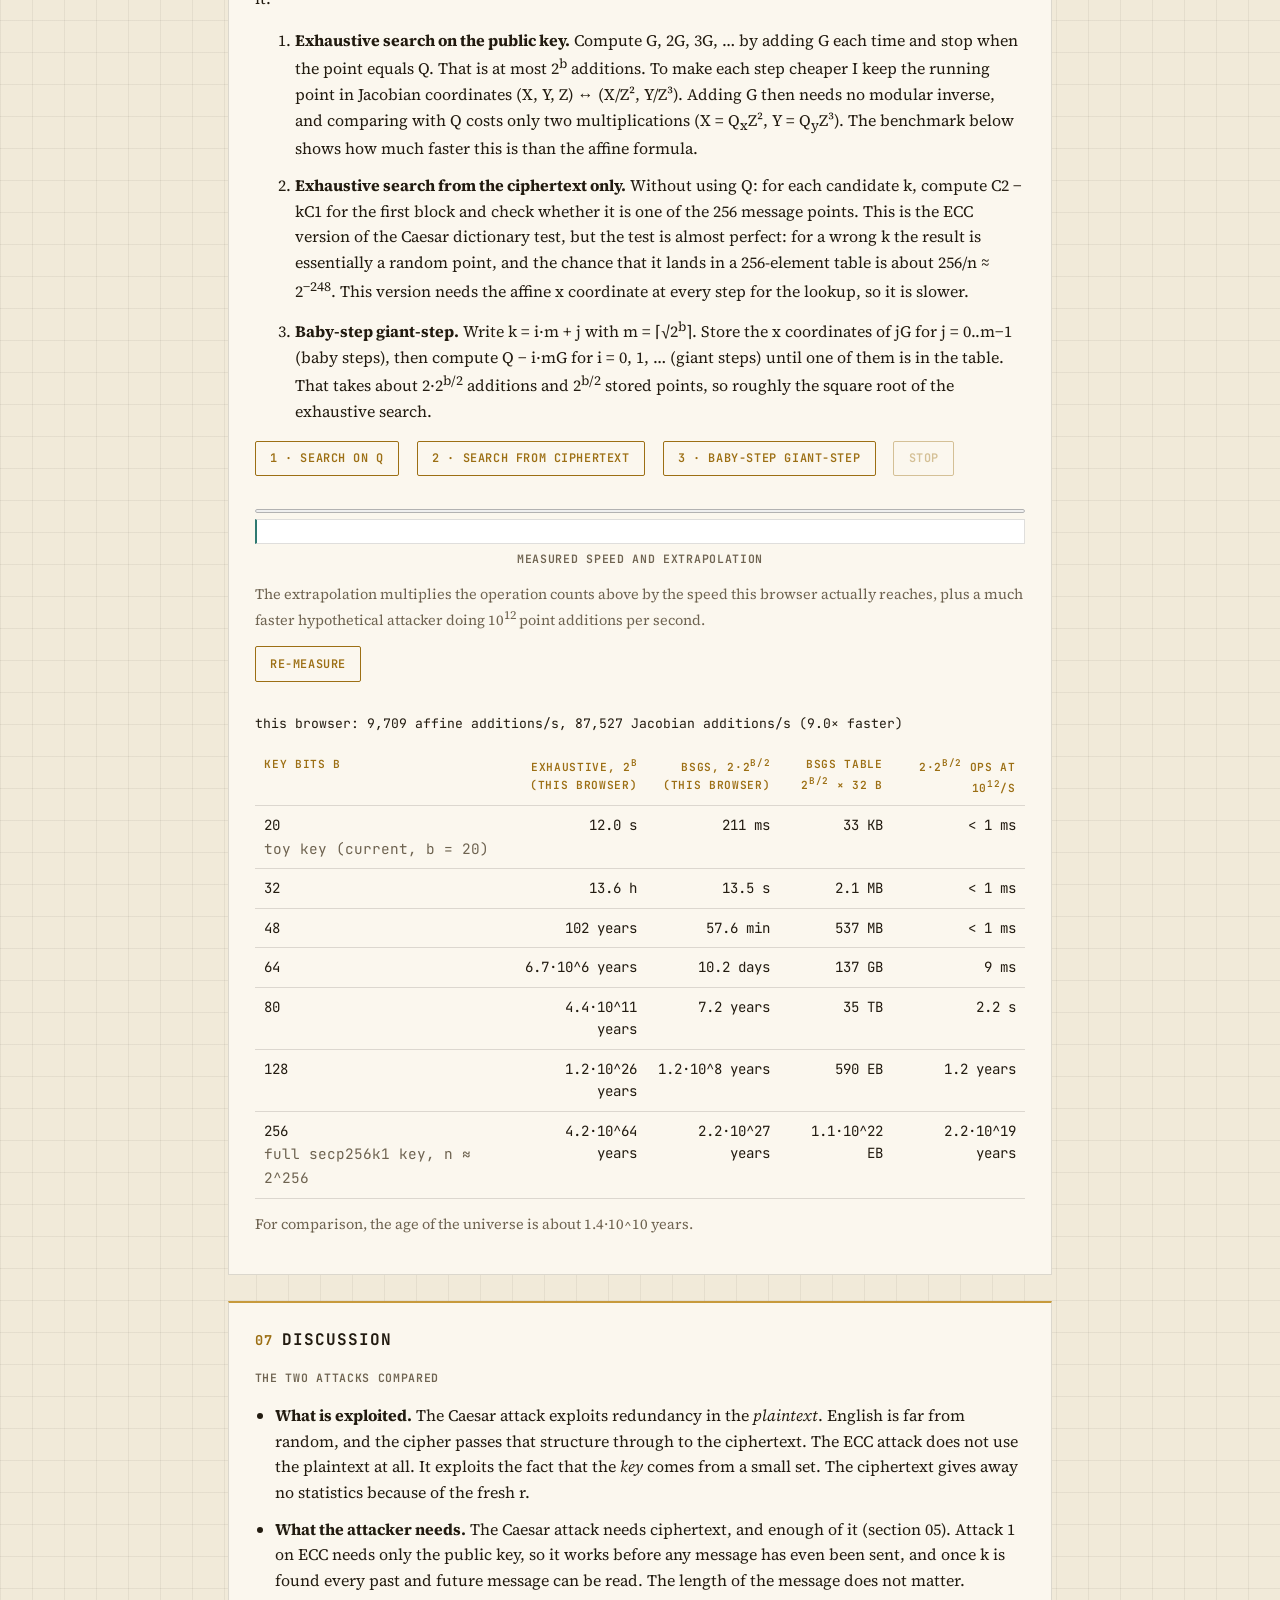
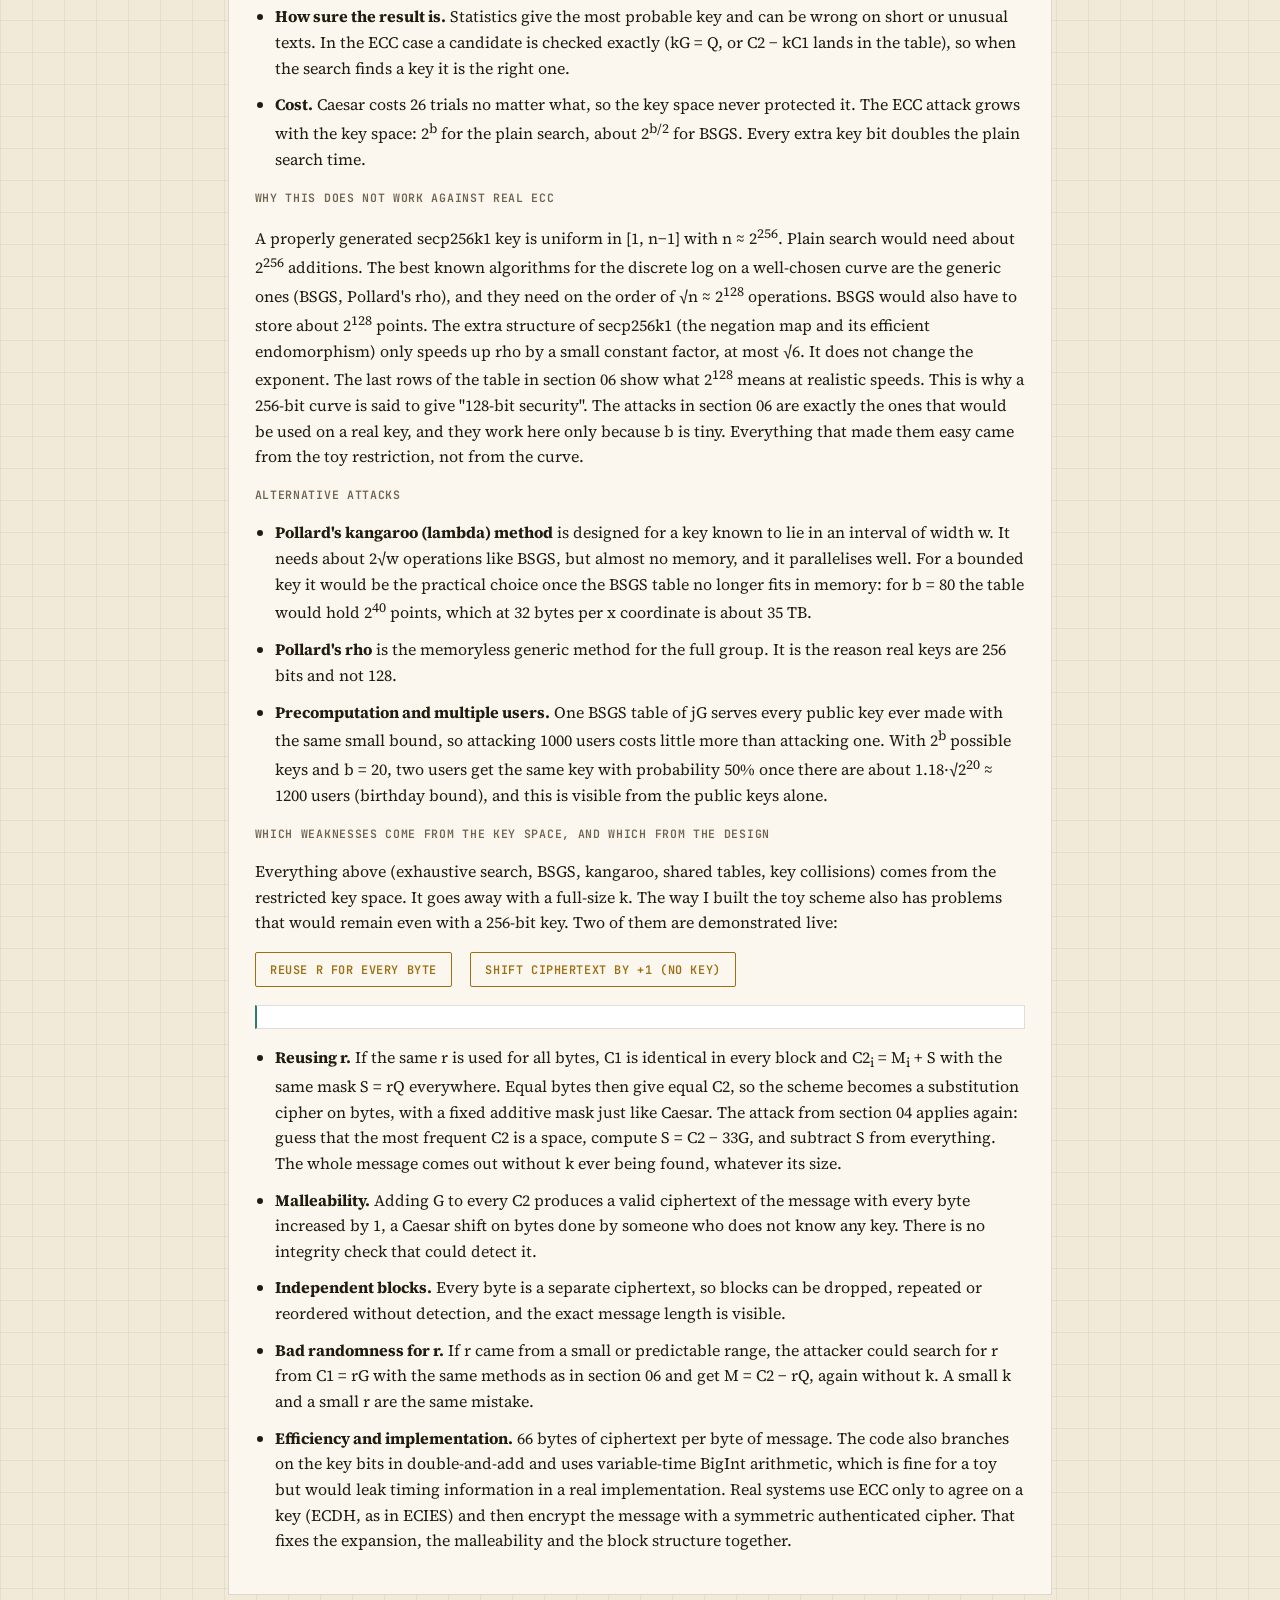
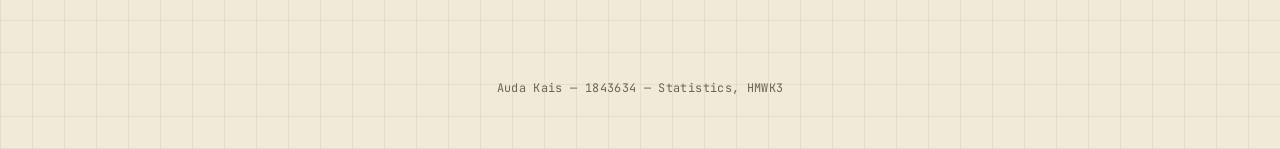
<file: hmwk3-caesar-vs-ecc/index.html>
<!DOCTYPE html>
<html lang="en">
<head>
<meta charset="UTF-8">
<meta name="viewport" content="width=device-width, initial-scale=1.0">
<title>Caesar vs. Toy ECC</title>
<link rel="preconnect" href="https://fonts.googleapis.com">
<link rel="preconnect" href="https://fonts.gstatic.com" crossorigin>
<link href="https://fonts.googleapis.com/css2?family=JetBrains+Mono:wght@400;500;600;700;800&family=Source+Serif+4:ital,opsz,wght@0,8..60,400;0,8..60,500;0,8..60,600;1,8..60,400&display=swap" rel="stylesheet">
<link rel="stylesheet" href="style.css">
</head>
<body>

<div class="crop-marks" aria-hidden="true"></div>

<div class="sheet">

<header>
  <div class="titleblock">
    <div class="tb-cell"><span class="tb-label">doc</span><span class="tb-value">HW3 · CIPHERS</span></div>
    <div class="tb-cell"><span class="tb-label">author</span><span class="tb-value">A. Kais</span></div>
    <div class="tb-cell"><span class="tb-label">id</span><span class="tb-value">1843634</span></div>
    <div class="tb-cell"><span class="tb-label">course</span><span class="tb-value">Statistics</span></div>
  </div>
  <h1>Caesar cipher vs. a toy ECC scheme</h1>
  <p class="subtitle">
    The same short message encrypted twice: once with EC-ElGamal on secp256k1 with a deliberately small
    private key, once with the Caesar cipher. Then both get attacked: the Caesar cipher with letter
    statistics, the ECC scheme by searching its small key space.
  </p>
</header>

<main>

  <!-- ============================================================ 01 -->
  <section class="card" id="ecc">
    <h2><span class="num">01</span>Toy ECC scheme: encrypt and decrypt</h2>

    <p>
      In HMWK1 the scalar multiplication Q = kG was done on y&sup2; = x&sup3; + 7 over a field of 17
      elements, so every point could be drawn. Here the same functions (<code>pointAdd</code>,
      double-and-add) run on the real secp256k1 parameters: p and the group order n are 256-bit numbers and
      G is the standard generator. The only toy element is the private key, which is drawn from
      [1, 2<sup>b</sup>] with b around 20 instead of from [1, n&minus;1]. That keeps the attack in section 06
      fast enough to run inside this page.
    </p>

    <p>A public key on its own does not encrypt anything, so on top of it I used EC-ElGamal:</p>

    <ol>
      <li>
        <strong>Public parameters.</strong> The curve y&sup2; = x&sup3; + 7 mod p, the generator G and its
        order n. Everyone knows these and they are the same for every user.
      </li>
      <li>
        <strong>Key generation (receiver).</strong> Choose the private key k at random in [1, 2<sup>b</sup>]
        and publish Q = kG. Computing Q from k takes about b doublings; going back from Q to k is the
        discrete logarithm problem.
      </li>
      <li>
        <strong>Encoding.</strong> The message is turned into UTF-8 bytes, and each byte v becomes the point
        M = (v + 1)G. The +1 is there because v = 0 would otherwise map to the point at infinity. The
        receiver decodes by looking M up in a table of the 256 possible points. This is a discrete log too, but
        only over 256 values, so it is cheap.
      </li>
      <li>
        <strong>Encryption (sender, uses only Q).</strong> For every byte, pick a fresh random r in
        [1, n&minus;1] and send the pair C1 = rG, C2 = M + rQ. The point rQ is a one-time mask that hides
        M, and C1 carries just enough information for the receiver to rebuild that mask. r is thrown away
        right after.
      </li>
      <li>
        <strong>Decryption (receiver, uses k).</strong> kC1 = k(rG) = r(kG) = rQ, so
        C2 &minus; kC1 = M. Look M up in the table to get the byte back.
      </li>
    </ol>

    <p>
      <strong>Role of the keys.</strong> The scheme is asymmetric. Q is enough to encrypt but useless
      for decrypting, so it can be published. k is the only thing that removes the mask, and the sender never
      needs it. The per-block r is a third, short-lived secret: anyone who learns r for a block can compute
      rQ and read that block, which is why it must be fresh and random every time (section 07 shows what
      happens if it is not).
    </p>

    <div class="controls">
      <label class="wide">
        Message
        <textarea id="msgInput">Meet me at the old library at seven and bring the blue notebook.</textarea>
      </label>
      <label>
        key bits b
        <input type="number" id="keyBits" value="20" min="4" max="40" step="1">
      </label>
      <button id="keygenBtn">New key pair</button>
      <button id="encryptBtn">Encrypt + decrypt</button>
    </div>

    <div id="keyOut" class="mono small data-block"></div>
    <h3>ciphertext (first blocks, compressed SEC points)</h3>
    <div id="eccCipherOut" class="mono small data-block scroll"></div>
    <div id="eccDecOut" class="mono small data-block good"></div>
  </section>

  <!-- ============================================================ 02 -->
  <section class="card" id="caesar">
    <h2><span class="num">02</span>Caesar cipher on the same message</h2>
    <p>
      Number the letters A = 0, &hellip;, Z = 25. With key s &isin; {0, &hellip;, 25}:
    </p>
    <div class="formula">encryption   y = (x + s) mod 26
decryption   x = (y &minus; s) mod 26</div>
    <p>
      Upper and lower case are shifted separately and everything that is not a letter (spaces, digits,
      punctuation) is copied unchanged, which is the usual textbook convention. There is a single key and
      both sides need it, so this is a symmetric cipher: whoever can encrypt can also decrypt.
    </p>
    <div class="controls">
      <label>
        shift s
        <input type="number" id="caesarKey" value="7" min="0" max="25" step="1">
      </label>
      <button id="caesarBtn">Encrypt + decrypt</button>
    </div>
    <div id="caesarOut" class="mono small data-block"></div>
  </section>

  <!-- ============================================================ 03 -->
  <section class="card" id="compare">
    <h2><span class="num">03</span>Similarities and differences</h2>

    <p>
      Seen from far enough away, both schemes do the same thing: they add a secret value to the plaintext
      inside a group and subtract it again to decrypt. Caesar adds s in the integers mod 26; EC-ElGamal adds the
      point rQ in the group of curve points. The important difference is how often that value changes.
      Caesar adds the <em>same</em> s to every letter. EC-ElGamal adds a <em>new</em> rQ to every byte, and
      almost every difference in the table below follows from that.
    </p>

    <div class="table-wrap">
    <table class="defs">
      <thead><tr><th></th><th>Caesar</th><th>toy EC-ElGamal</th></tr></thead>
      <tbody>
        <tr><td>key type</td><td>symmetric, one shared key s</td><td>asymmetric: private k, public Q = kG, plus a fresh r per block</td></tr>
        <tr><td>encryption</td><td>y = x + s mod 26, letter by letter</td><td>(C1, C2) = (rG, M + rQ), byte by byte</td></tr>
        <tr><td>decryption</td><td>x = y &minus; s mod 26, same key</td><td>M = C2 &minus; kC1, needs k, then table lookup</td></tr>
        <tr><td>deterministic?</td><td>yes: same letter, same output</td><td>no: same byte gives a different (C1, C2) each time</td></tr>
        <tr><td>key space</td><td>26 keys (25 useful)</td><td>2<sup>b</sup> in the toy version, about 2<sup>256</sup> for a real key</td></tr>
        <tr><td>ciphertext size</td><td>same length as the plaintext</td><td>two curve points per byte, 66 bytes compressed (66&times; expansion)</td></tr>
        <tr><td>letter statistics</td><td>kept, only rotated by s</td><td>hidden, see the numbers below</td></tr>
        <tr><td>cost</td><td>one addition per letter</td><td>two scalar multiplications per byte (hundreds of 256-bit point operations)</td></tr>
        <tr><td>security rests on</td><td>nothing (the key can be guessed)</td><td>hardness of the discrete log, and here only on b</td></tr>
      </tbody>
    </table>
    </div>

    <p>
      <strong>Statistical properties.</strong> A Caesar ciphertext has exactly the same letter histogram as
      its plaintext, only moved s positions to the right. Measures that do not care about which letter is
      which, like the index of coincidence, do not change at all. With EC-ElGamal the
      repeated letters of the message turn into unrelated points, so counting ciphertext blocks reveals
      nothing about the plaintext distribution. The one thing it does reveal is the length: one block per
      byte. The numbers below are computed from the message in section 01.
    </p>

    <div class="two-col">
      <div>
        <h3>letter counts: plaintext vs. Caesar ciphertext</h3>
        <canvas id="cmpHist" width="400" height="190"></canvas>
        <div class="legend"><span style="--c: var(--verdigris)">plaintext</span><span style="--c: var(--brass)">Caesar ciphertext</span></div>
      </div>
      <div id="cmpStats" class="mono small data-block"></div>
    </div>
  </section>

  <!-- ============================================================ 04 -->
  <section class="card" id="cryptanalysis">
    <h2><span class="num">04</span>Statistical cryptanalysis of the Caesar cipher</h2>

    <p>
      <strong>Corpus.</strong> The reference statistics come from the full text of Jane Austen's
      <em>Pride and Prejudice</em> (Project Gutenberg #1342, licence header and footer removed). The script
      <code>tools/build-corpus.js</code> counts single letters, letter pairs and letter triples (case ignored,
      non-letters dropped) and the 1000 most common words. The test messages are taken from a different
      book, Dickens' <em>A Tale of Two Cities</em> (#98), so the method is never tested on the same text it
      learned from.
    </p>

    <h3>reference letter distribution (training corpus)</h3>
    <canvas id="refHist" width="820" height="170"></canvas>
    <div id="refInfo" class="mono small data-block"></div>

    <p><strong>Algorithm.</strong> There are only 26 keys, so they can all be tried. The real question is how
      to recognise the right decryption automatically. I compared four rules:</p>

    <ol>
      <li>
        <strong>Most frequent letter.</strong> No search at all: assume the most common ciphertext letter is
        E (the most common corpus letter), so s = (top letter &minus; E) mod 26. This is frequency analysis in
        its crudest form.
      </li>
      <li>
        <strong>Chi-squared.</strong> For each candidate s, decrypt, count the letters O<sub>i</sub> and
        compare them with the counts expected from the corpus, E<sub>i</sub> = N&middot;p<sub>i</sub>:
        <div class="formula">&chi;&sup2;(s) = &Sigma;<sub>i</sub> (O<sub>i</sub> &minus; E<sub>i</sub>)&sup2; / E<sub>i</sub>      key = argmin &chi;&sup2;(s)</div>
        This uses the whole histogram instead of only its maximum.
      </li>
      <li>
        <strong>Dictionary words.</strong> Plain exhaustive key search: decrypt with each s and count how many
        words belong to the 1000 most frequent corpus words. Keep the s with the most hits.
      </li>
      <li>
        <strong>Trigram scoring.</strong> For each s, add up the log-probabilities of every three-letter
        window of the decrypted letter stream, using the corpus trigram counts with add-one smoothing
        (otherwise a single unseen trigram would give log 0):
        <div class="formula">score(s) = &Sigma;<sub>j</sub> log P(x<sub>j</sub> x<sub>j+1</sub> x<sub>j+2</sub>)      key = argmax score(s)</div>
        This looks at the order of the letters, not just how many of each there are.
      </li>
    </ol>
    <p>
      All of them cost about 26 &times; (text length) operations, which is nothing. The only real difference
      between them is how much information about English each one uses.
    </p>

    <h3>try it on any ciphertext</h3>
    <div class="controls">
      <label class="wide">
        ciphertext
        <textarea id="anaInput"></textarea>
      </label>
      <label>
        examples
        <select id="anaPreset"></select>
      </label>
      <button id="anaBtn">Recover key</button>
    </div>
    <div class="table-wrap"><div id="anaOut"></div></div>
  </section>

  <!-- ============================================================ 05 -->
  <section class="card" id="experiment">
    <h2><span class="num">05</span>Effectiveness vs. ciphertext length</h2>

    <p>
      For each length L (counted in letters), the experiment draws 1000 random passages from <em>A Tale of
      Two Cities</em> that start at the beginning of a word, encrypts each one with a random key from 1 to 25,
      and checks whether each method gets that key back. The random generator is seeded (seed 2024), so the
      table is the same every time the page is loaded and matches <code>node tools/experiments.js</code>. The
      second option removes spaces and punctuation before encrypting, which is how classical ciphertexts were
      usually written down.
    </p>

    <div class="controls">
      <label>
        trials per length
        <input type="number" id="expTrials" value="1000" min="50" max="5000" step="50">
      </label>
      <label class="checkbox">
        <input type="checkbox" id="expStrip">
        letters only (strip spaces/punctuation)
      </label>
      <button id="expBtn">Run experiment</button>
    </div>
    <progress id="expProgress" value="0" max="1"></progress>

    <div class="table-wrap"><div id="expTable"></div></div>
    <canvas id="expChart" width="820" height="260"></canvas>
    <div class="legend" id="expLegend"></div>

    <p><strong>What the results show</strong> (the numbers quoted here are from the default run, with spaces):</p>
    <ul>
      <li>
        <strong>Most frequent letter</strong> is clearly the weakest. It is right only 20.4% of the time at 10
        letters, 61.5% at 100 and 93.1% at 500. E is the most common letter (12.9% in the corpus), but T is
        at 8.7% and A, O, I, N are all around 7%, so in a short passage E is often not on top. One unlucky
        count is enough to get a wrong key.
      </li>
      <li>
        <strong>Chi-squared</strong> uses all 26 frequencies at once, so the error in one count is compensated by
        the others. It reaches 78.9% at 10 letters, 94.6% at 20 and is always right from 50 letters on.
      </li>
      <li>
        <strong>Dictionary search</strong> works better than chi-squared on short texts (86.3% at 10 letters)
        because a word like "the" or "and" is a very strong signal. But it depends completely on word
        boundaries: with spaces removed it drops to 0.2% at 10 letters and 0% from 15 on.
      </li>
      <li>
        <strong>Trigram scoring</strong> is the best at every length: 82.3% at 5 letters, 98.5% at 10, and 100%
        from 20 letters on. It does not need spaces, so its results are the same in both modes. The
        order of the letters carries much more information than their counts: English allows "THE" but
        almost never "QZK".
      </li>
    </ul>

    <p><strong>Limitations.</strong></p>
    <ul>
      <li>
        <strong>Short messages.</strong> Below 10&ndash;15 letters there is simply not enough text for the
        statistics to point to one key. For 3 letters even the trigram method is right only 61.8% of the time.
        But even when the top guess is wrong, the correct key is usually near the top of the ranking, and with
        only 26 candidates a person can just read them.
      </li>
      <li>
        <strong>Texts that do not look like the corpus.</strong> The examples menu in section 04 contains
        a few. "Fuzzy jazz buzz" (letters that are rare in English) fools every method. "A lazy fox
        jumps quickly" is recovered only by the trigram method. A string with no repeated or common letters,
        like "XYZ QRS KJV", gives no usable signal to any of them.
      </li>
      <li>
        <strong>The wrong language.</strong> The model is English-only. In the examples, an Italian sentence is
        still broken by chi-squared and trigrams, because Italian letter frequencies are close enough and the
        attack only has to pick the best of 26 shifts, not match the distribution exactly. The dictionary
        method fails there, since Italian words are not in the English list.
      </li>
      <li>
        <strong>Probabilistic output.</strong> The attack gives the <em>most likely</em> key, not a proof. With
        a long text this hardly matters, but for a short one there is no way to be sure from statistics alone.
        This is different from the ECC attack in section 06, where a candidate key can be checked exactly.
      </li>
    </ul>

    <p>
      <strong>Comparing the approaches.</strong> Exhaustive key search and frequency analysis are not
      really alternatives for Caesar. With 26 keys, trying all of them is always possible, and the statistics
      are only the rule that picks the right one. The baseline "most frequent letter = E" is the only method
      that avoids the search, and it is also the worst. Among the search-based rules the ranking is clear:
      unigram statistics (&chi;&sup2;) &lt; whole words &lt; trigrams, with the dictionary dropping out
      completely when there are no spaces. More context in the score means fewer letters are needed.
    </p>
  </section>

  <!-- ============================================================ 06 -->
  <section class="card" id="attack">
    <h2><span class="num">06</span>Attacking the toy ECC scheme</h2>

    <p>
      The attacker knows the curve, G, the public key Q, the ciphertext, and that k &le; 2<sup>b</sup>. The
      ciphertext statistics are useless here (section 03), but the key space is small, and that is
      enough. Three ways to use it:
    </p>
    <ol>
      <li>
        <strong>Exhaustive search on the public key.</strong> Compute G, 2G, 3G, &hellip; by adding G each time
        and stop when the point equals Q. That is at most 2<sup>b</sup> additions. To make each step cheaper I
        keep the running point in Jacobian coordinates (X, Y, Z) &harr; (X/Z&sup2;, Y/Z&sup3;). Adding G then
        needs no modular inverse, and comparing with Q costs only two multiplications (X = Q<sub>x</sub>Z&sup2;,
        Y = Q<sub>y</sub>Z&sup3;). The benchmark below shows how much faster this is than the affine formula.
      </li>
      <li>
        <strong>Exhaustive search from the ciphertext only.</strong> Without using Q: for each candidate k,
        compute C2 &minus; kC1 for the first block and check whether it is one of the 256 message points. This
        is the ECC version of the Caesar dictionary test, but the test is almost perfect: for a wrong k the
        result is essentially a random point, and the chance that it lands in a 256-element table is about
        256/n &asymp; 2<sup>&minus;248</sup>. This version needs the affine x coordinate at every step for the
        lookup, so it is slower.
      </li>
      <li>
        <strong>Baby-step giant-step.</strong> Write k = i&middot;m + j with m = &lceil;&radic;2<sup>b</sup>&rceil;.
        Store the x coordinates of jG for j = 0..m&minus;1 (baby steps), then compute Q &minus; i&middot;mG for
        i = 0, 1, &hellip; (giant steps) until one of them is in the table. That takes about
        2&middot;2<sup>b/2</sup> additions and 2<sup>b/2</sup> stored points, so roughly the square root of the
        exhaustive search.
      </li>
    </ol>

    <div class="controls">
      <button id="atkBruteBtn">1 &middot; search on Q</button>
      <button id="atkCipherBtn">2 &middot; search from ciphertext</button>
      <button id="atkBsgsBtn">3 &middot; baby-step giant-step</button>
      <button id="atkStopBtn" disabled>Stop</button>
    </div>
    <progress id="atkProgress" value="0" max="1"></progress>
    <div id="atkOut" class="mono small data-block"></div>

    <h3>measured speed and extrapolation</h3>
    <p class="hint">
      The extrapolation multiplies the operation counts above by the speed this browser actually reaches,
      plus a much faster hypothetical attacker doing 10<sup>12</sup> point additions per second.
    </p>
    <div class="controls"><button id="benchBtn">Re-measure</button></div>
    <div class="table-wrap"><div id="extrapTable"></div></div>
  </section>

  <!-- ============================================================ 07 -->
  <section class="card" id="discussion">
    <h2><span class="num">07</span>Discussion</h2>

    <h3 style="text-align:left">the two attacks compared</h3>
    <ul>
      <li>
        <strong>What is exploited.</strong> The Caesar attack exploits redundancy in the
        <em>plaintext</em>. English is far from random, and the cipher passes that structure through to the
        ciphertext. The ECC attack does not use the plaintext at all. It exploits the fact that the
        <em>key</em> comes from a small set. The ciphertext gives away no statistics because of the fresh r.
      </li>
      <li>
        <strong>What the attacker needs.</strong> The Caesar attack needs ciphertext, and enough of it
        (section 05). Attack 1 on ECC needs only the public key, so it works before any message has even been
        sent, and once k is found every past and future message can be read. The length of the message does not
        matter.
      </li>
      <li>
        <strong>How sure the result is.</strong> Statistics give the most probable key and can be wrong on short
        or unusual texts. In the ECC case a candidate is checked exactly (kG = Q, or C2 &minus; kC1 lands in the
        table), so when the search finds a key it is the right one.
      </li>
      <li>
        <strong>Cost.</strong> Caesar costs 26 trials no matter what, so the key space never protected it. The
        ECC attack grows with the key space: 2<sup>b</sup> for the plain search, about 2<sup>b/2</sup> for BSGS.
        Every extra key bit doubles the plain search time.
      </li>
    </ul>

    <h3 style="text-align:left">why this does not work against real ECC</h3>
    <p>
      A properly generated secp256k1 key is uniform in [1, n&minus;1] with n &asymp; 2<sup>256</sup>. Plain
      search would need about 2<sup>256</sup> additions. The best known algorithms for the discrete log on a
      well-chosen curve are the generic ones (BSGS, Pollard's rho), and they need on the order of
      &radic;n &asymp; 2<sup>128</sup> operations. BSGS would also have to store about 2<sup>128</sup> points. The
      extra structure of secp256k1 (the negation map and its efficient endomorphism) only speeds up rho by a
      small constant factor, at most &radic;6. It does not change the exponent. The last rows of the
      table in section 06 show what 2<sup>128</sup> means at realistic speeds. This is why a 256-bit curve is
      said to give "128-bit security". The attacks in section 06 are exactly the ones that would be used on a
      real key, and they work here only because b is tiny. Everything that made them easy came from the toy
      restriction, not from the curve.
    </p>

    <h3 style="text-align:left">alternative attacks</h3>
    <ul>
      <li>
        <strong>Pollard's kangaroo (lambda) method</strong> is designed for a key known to lie in an interval
        of width w. It needs about 2&radic;w operations like BSGS, but almost no memory, and it parallelises well.
        For a bounded key it would be the practical choice once the BSGS table no longer fits in memory: for
        b = 80 the table would hold 2<sup>40</sup> points, which at 32 bytes per x coordinate is about 35 TB.
      </li>
      <li>
        <strong>Pollard's rho</strong> is the memoryless generic method for the full group. It is the reason
        real keys are 256 bits and not 128.
      </li>
      <li>
        <strong>Precomputation and multiple users.</strong> One BSGS table of jG serves every public key ever
        made with the same small bound, so attacking 1000 users costs little more than attacking one. With
        2<sup>b</sup> possible keys and b = 20, two users get the same key with probability 50% once there are
        about 1.18&middot;&radic;2<sup>20</sup> &asymp; 1200 users (birthday bound), and this is visible from
        the public keys alone.
      </li>
    </ul>

    <h3 style="text-align:left">which weaknesses come from the key space, and which from the design</h3>
    <p>
      Everything above (exhaustive search, BSGS, kangaroo, shared tables, key collisions) comes from the
      restricted key space. It goes away with a full-size k. The way I built the toy scheme also has
      problems that would remain even with a 256-bit key. Two of them are demonstrated live:
    </p>

    <div class="controls">
      <button id="reuseBtn">Reuse r for every byte</button>
      <button id="mallBtn">Shift ciphertext by +1 (no key)</button>
    </div>
    <div id="designOut" class="mono small data-block"></div>

    <ul>
      <li>
        <strong>Reusing r.</strong> If the same r is used for all bytes, C1 is identical in every block and
        C2<sub>i</sub> = M<sub>i</sub> + S with the same mask S = rQ everywhere. Equal bytes then give equal C2,
        so the scheme becomes a substitution cipher on bytes, with a fixed additive mask just like Caesar. The
        attack from section 04 applies again: guess that the most frequent C2 is a space, compute
        S = C2 &minus; 33G, and subtract S from everything. The whole message comes out without k ever being
        found, whatever its size.
      </li>
      <li>
        <strong>Malleability.</strong> Adding G to every C2 produces a valid ciphertext of the message with
        every byte increased by 1, a Caesar shift on bytes done by someone who does not know any key. There is
        no integrity check that could detect it.
      </li>
      <li>
        <strong>Independent blocks.</strong> Every byte is a separate ciphertext, so blocks can be dropped,
        repeated or reordered without detection, and the exact message length is visible.
      </li>
      <li>
        <strong>Bad randomness for r.</strong> If r came from a small or predictable range, the attacker could
        search for r from C1 = rG with the same methods as in section 06 and get M = C2 &minus; rQ, again without
        k. A small k and a small r are the same mistake.
      </li>
      <li>
        <strong>Efficiency and implementation.</strong> 66 bytes of ciphertext per byte of message. The code
        also branches on the key bits in double-and-add and uses variable-time BigInt arithmetic, which is
        fine for a toy but would leak timing information in a real implementation. Real systems use ECC only to
        agree on a key (ECDH, as in ECIES) and then encrypt the message with a symmetric authenticated cipher.
        That fixes the expansion, the malleability and the block structure together.
      </li>
    </ul>
  </section>

</main>

<footer>
  <p>Auda Kais &mdash; 1843634 &mdash; Statistics, HMWK3</p>
</footer>

</div>

<script src="corpus-stats.js"></script>
<script src="test-text.js"></script>
<script src="ecc.js"></script>
<script src="caesar.js"></script>
<script src="main.js"></script>
</body>
</html>
</file>
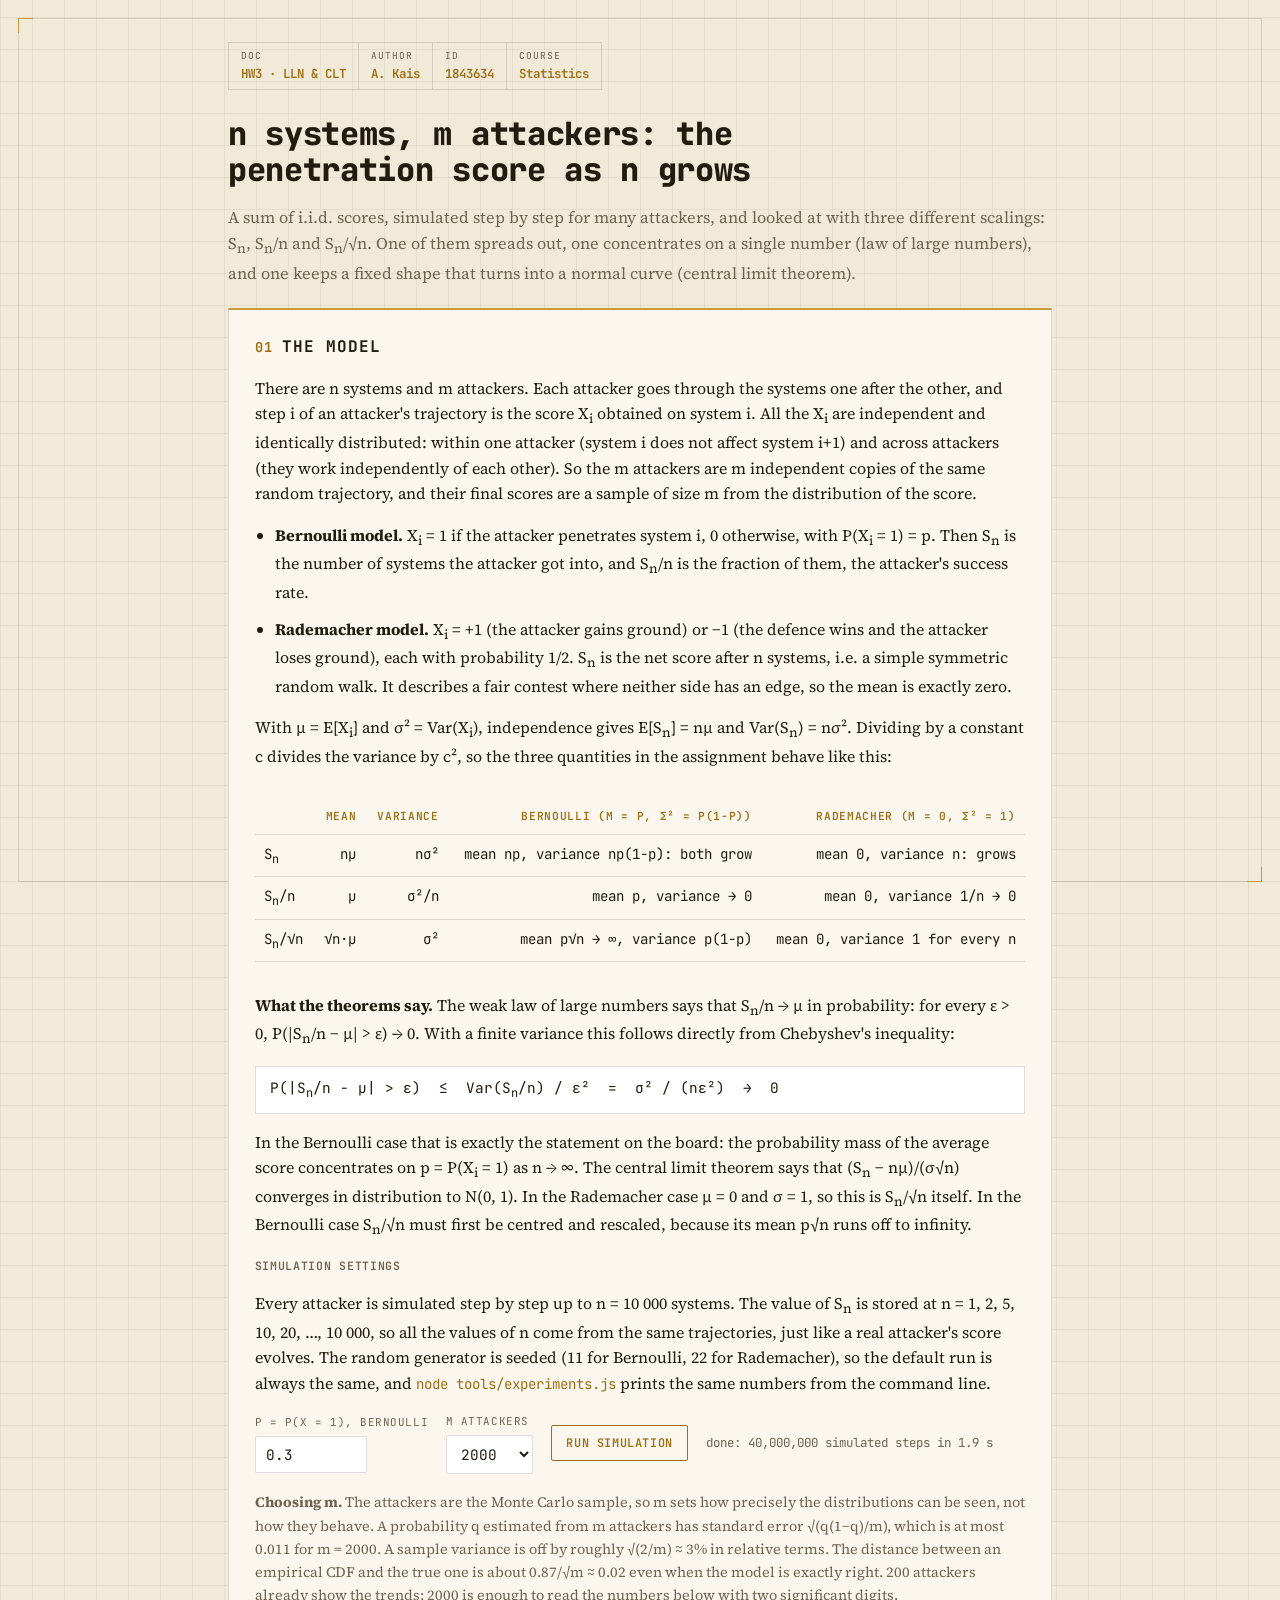
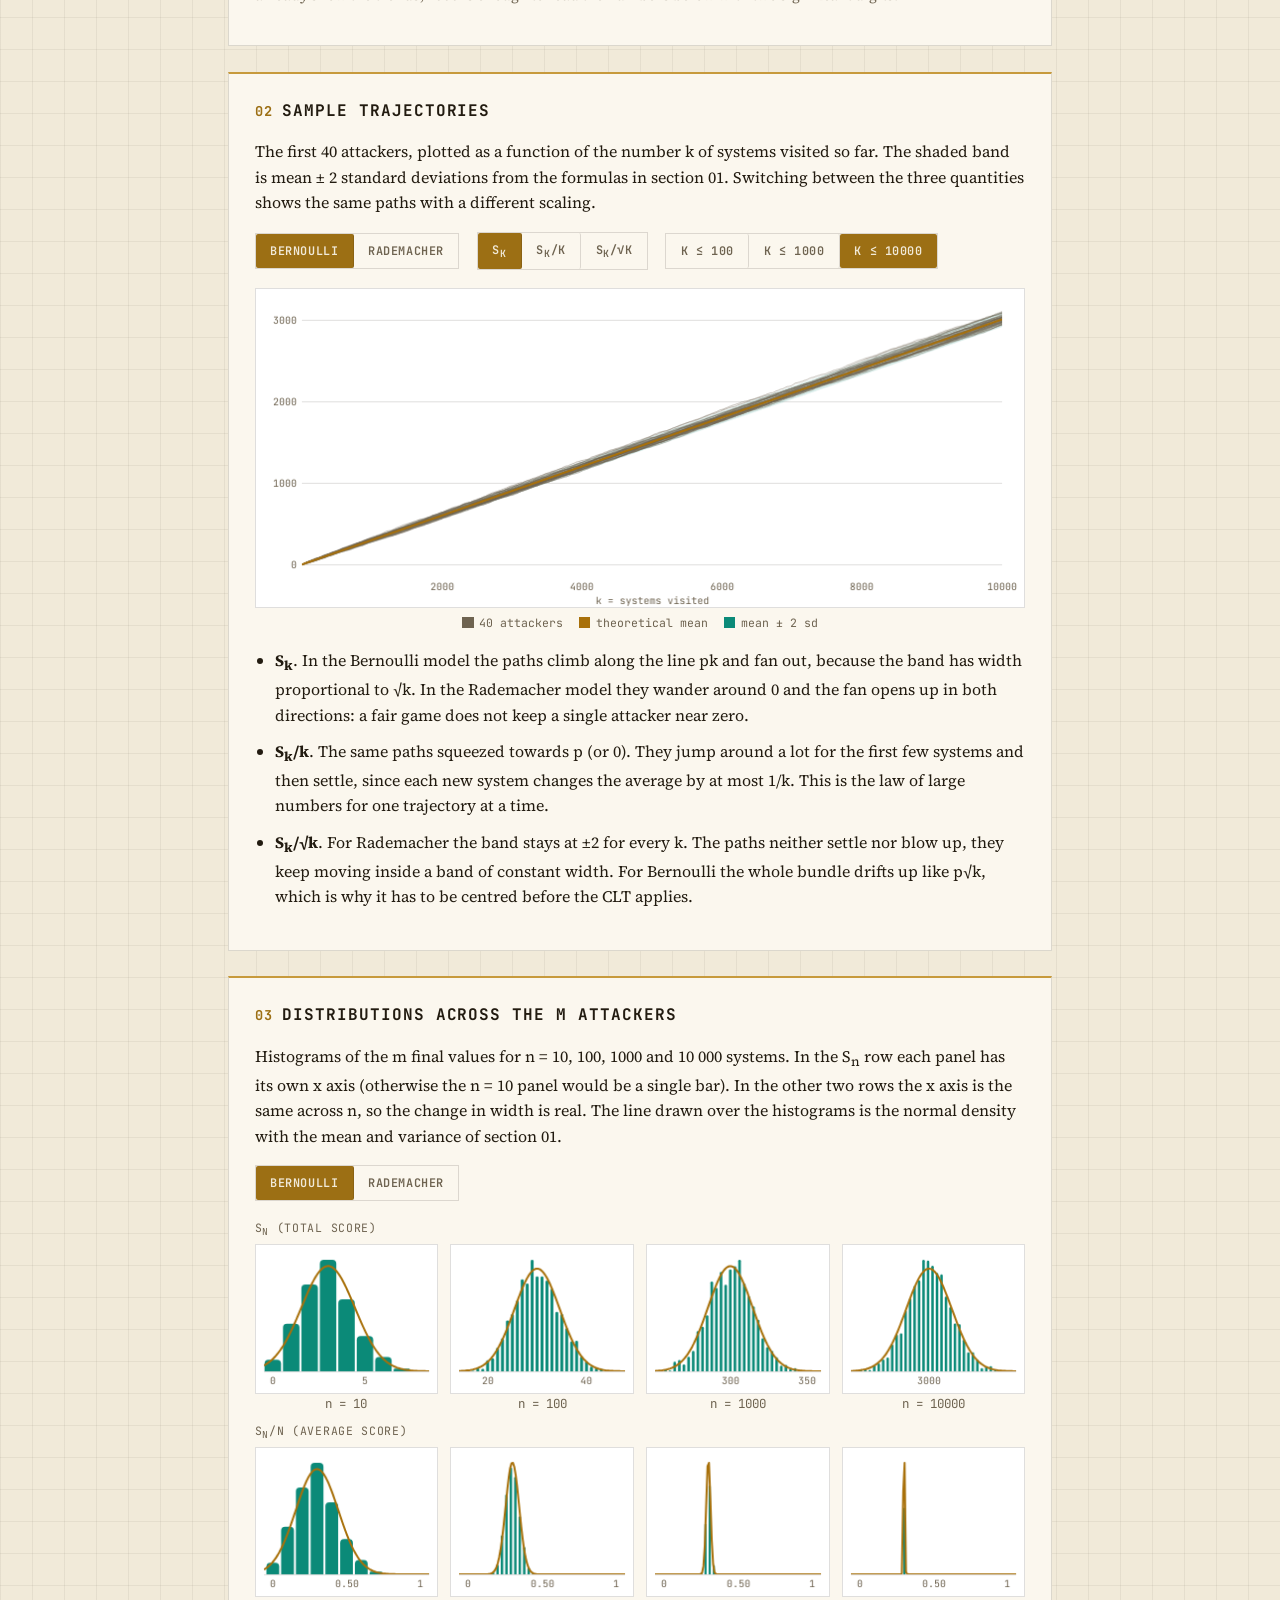
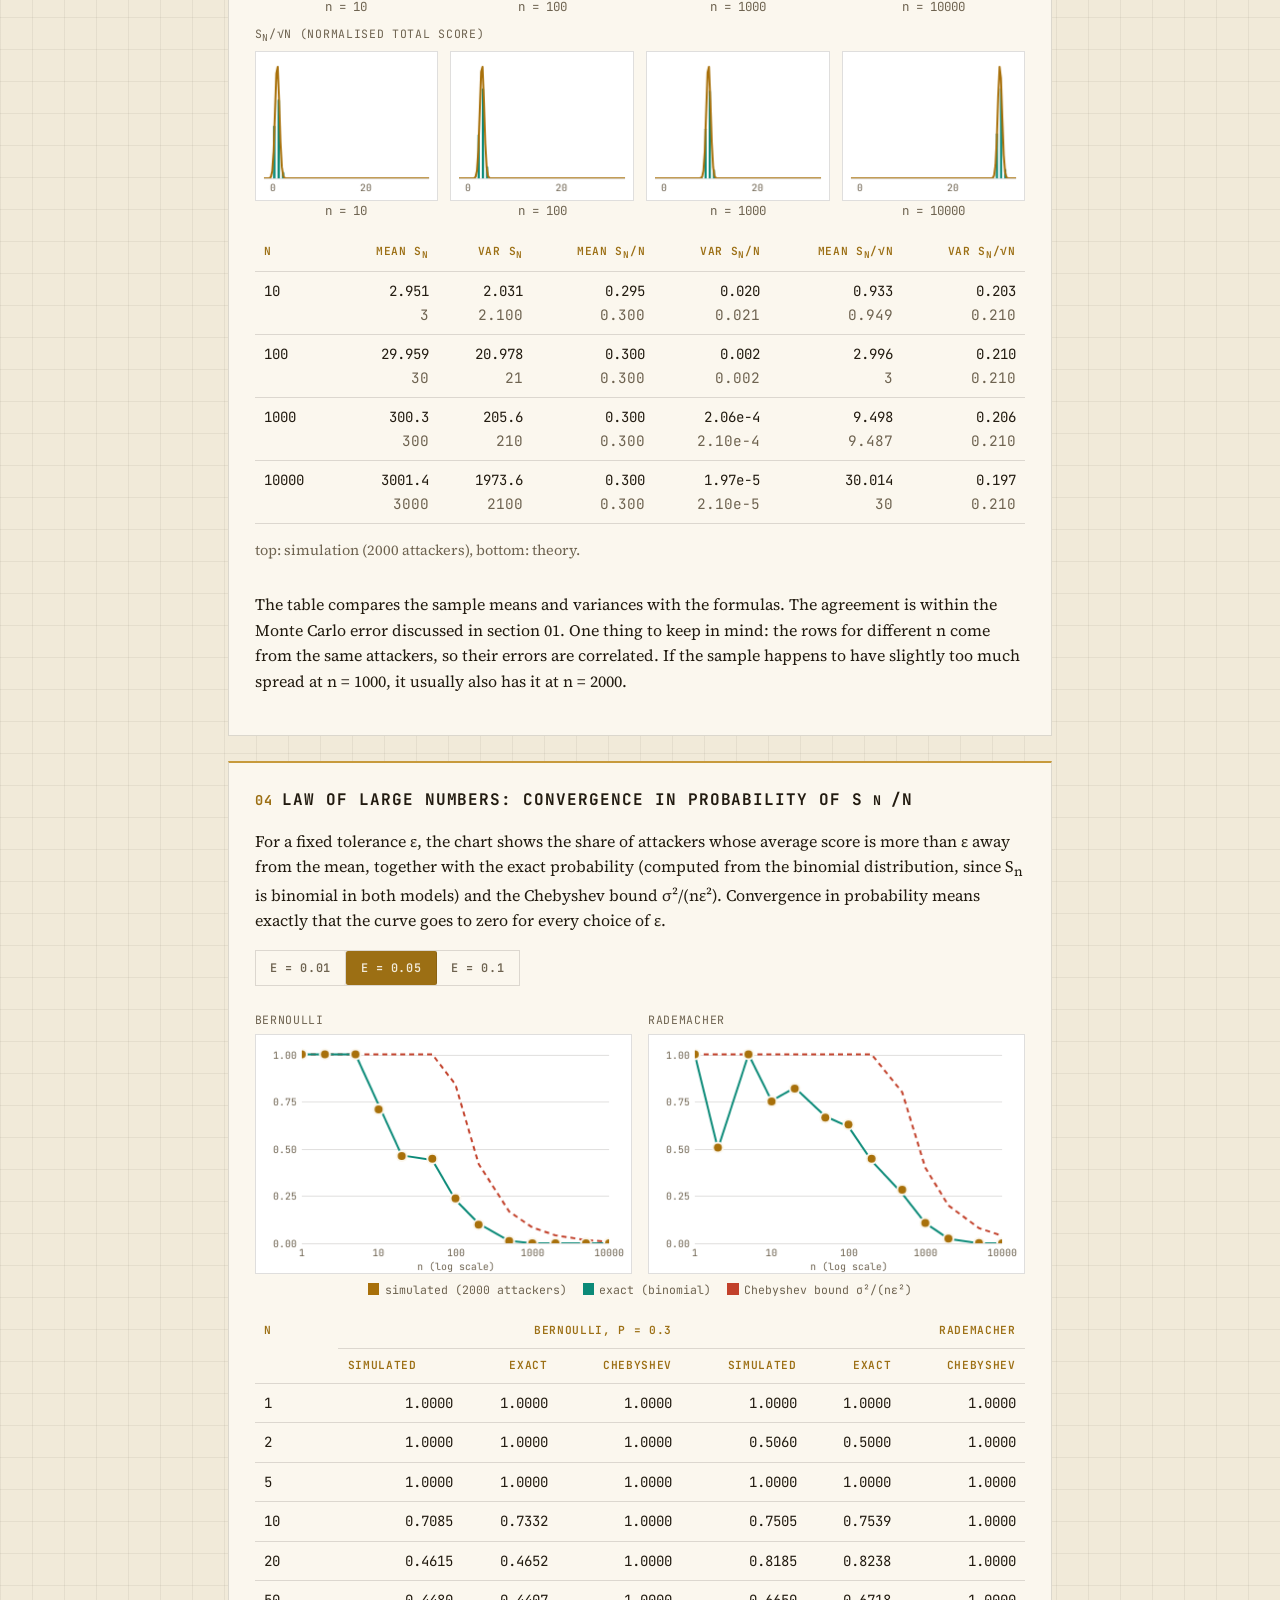
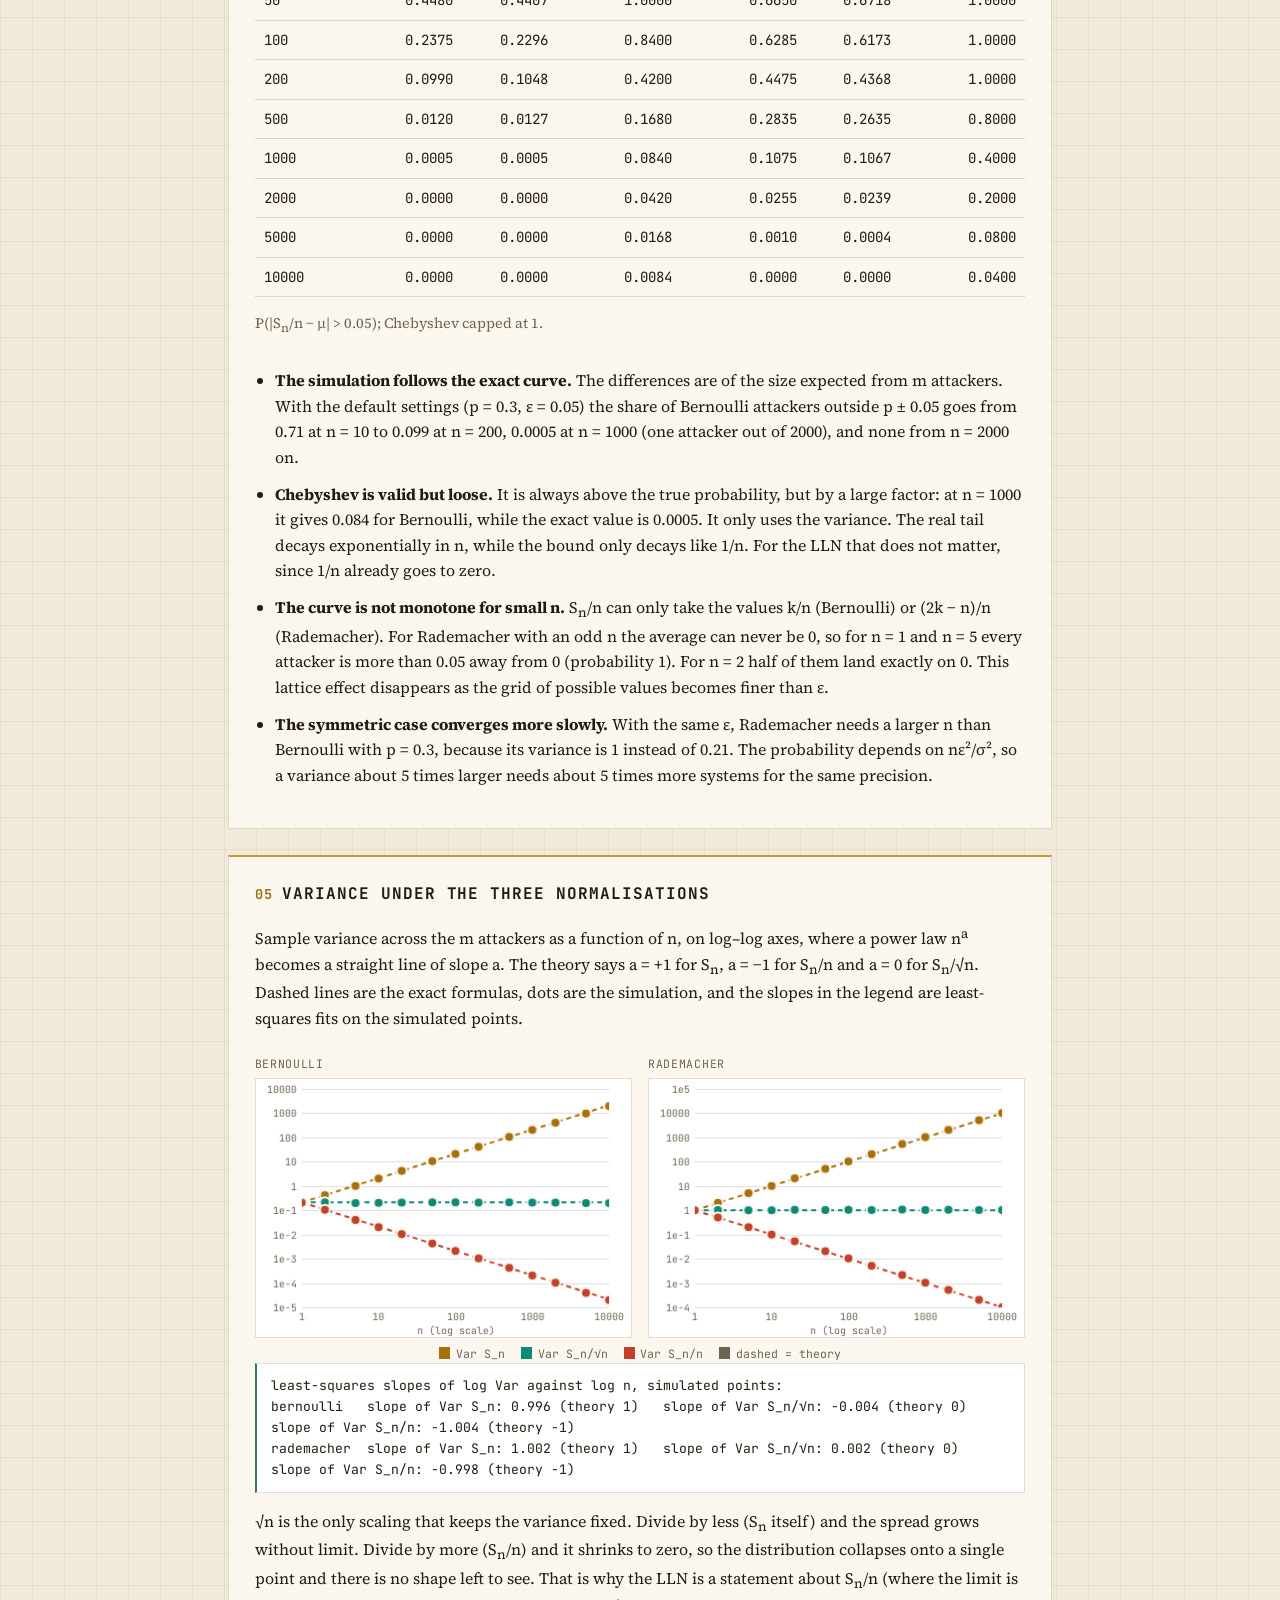
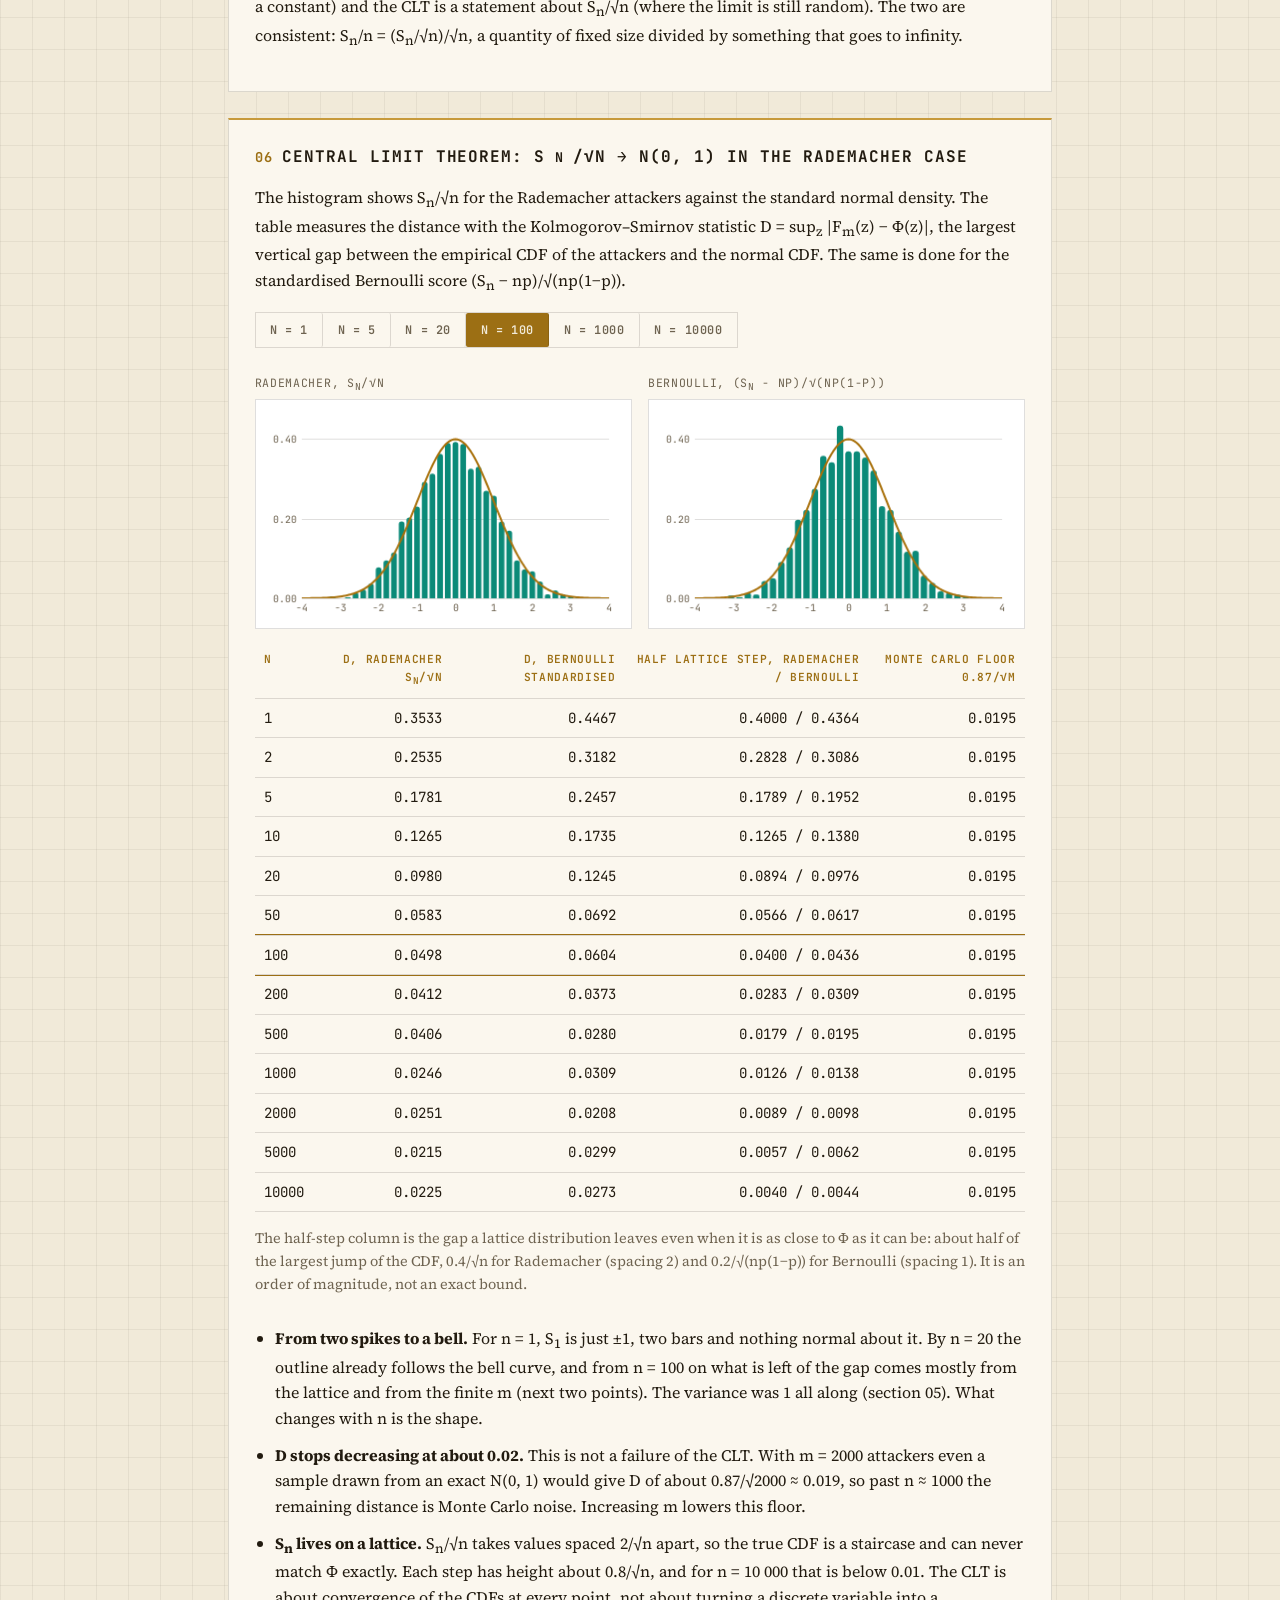
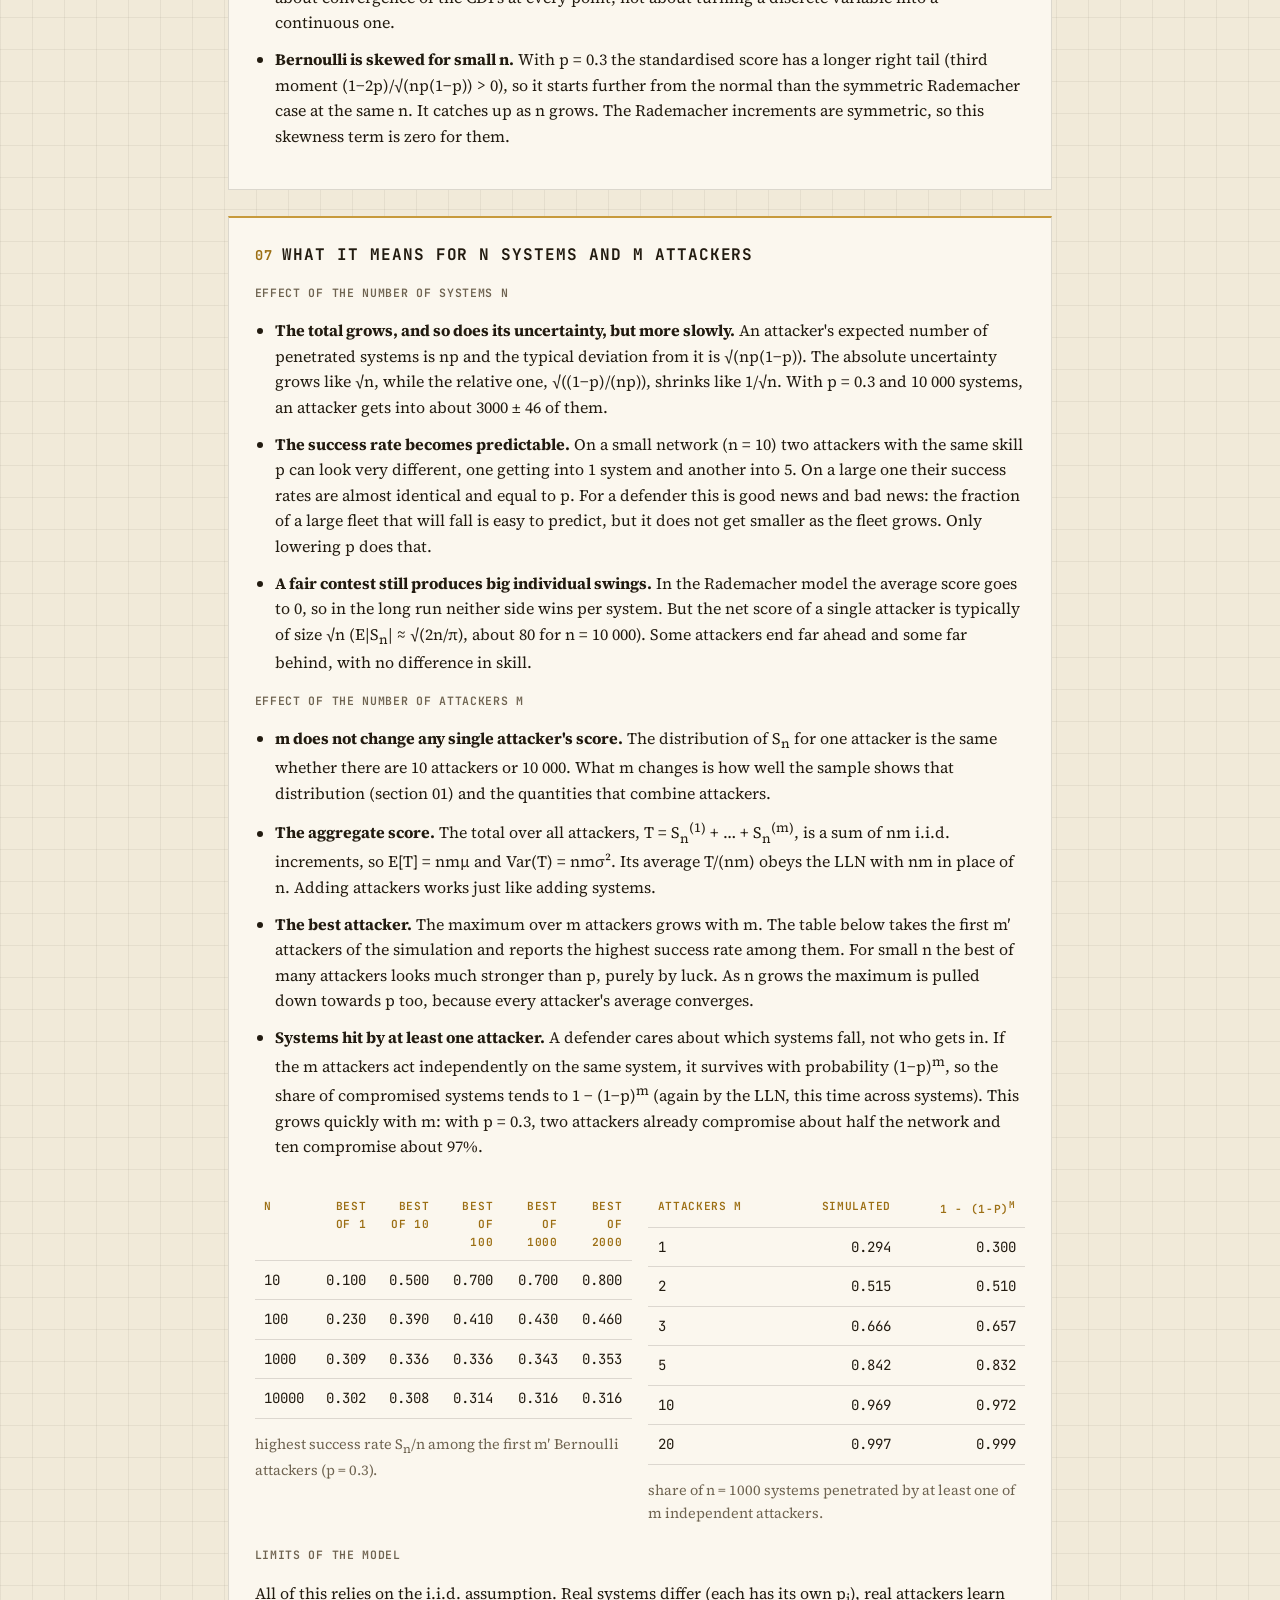
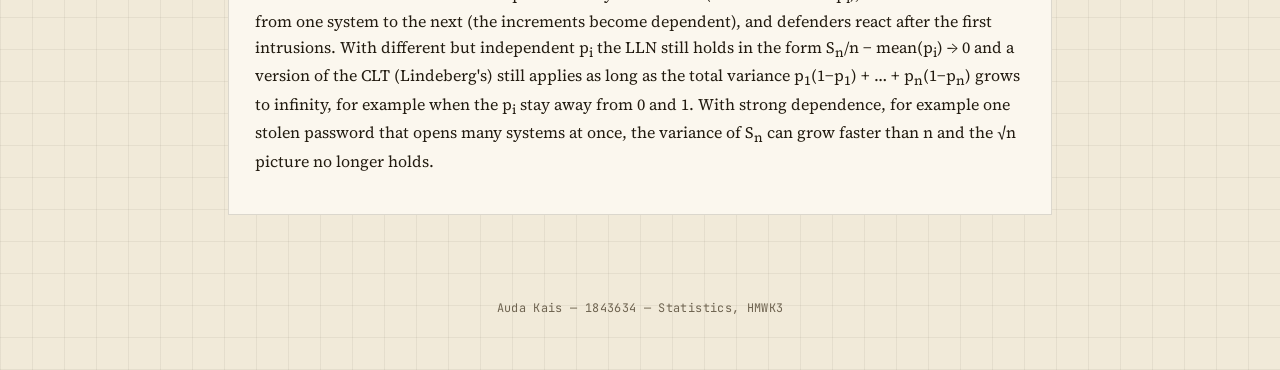
<file: hmwk3-lln-clt/index.html>
<!DOCTYPE html>
<html lang="en">
<head>
<meta charset="UTF-8">
<meta name="viewport" content="width=device-width, initial-scale=1.0">
<title>Penetration Score Limits</title>
<link rel="preconnect" href="https://fonts.googleapis.com">
<link rel="preconnect" href="https://fonts.gstatic.com" crossorigin>
<link href="https://fonts.googleapis.com/css2?family=JetBrains+Mono:wght@400;500;600;700;800&family=Source+Serif+4:ital,opsz,wght@0,8..60,400;0,8..60,500;0,8..60,600;1,8..60,400&display=swap" rel="stylesheet">
<link rel="stylesheet" href="style.css">
</head>
<body>

<div class="crop-marks" aria-hidden="true"></div>

<div class="sheet">

<header>
  <div class="titleblock">
    <div class="tb-cell"><span class="tb-label">doc</span><span class="tb-value">HW3 · LLN &amp; CLT</span></div>
    <div class="tb-cell"><span class="tb-label">author</span><span class="tb-value">A. Kais</span></div>
    <div class="tb-cell"><span class="tb-label">id</span><span class="tb-value">1843634</span></div>
    <div class="tb-cell"><span class="tb-label">course</span><span class="tb-value">Statistics</span></div>
  </div>
  <h1>n systems, m attackers: the penetration score as n grows</h1>
  <p class="subtitle">
    A sum of i.i.d. scores, simulated step by step for many attackers, and looked at with three different
    scalings: S<sub>n</sub>, S<sub>n</sub>/n and S<sub>n</sub>/&radic;n. One of them spreads out, one
    concentrates on a single number (law of large numbers), and one keeps a fixed shape that turns into a
    normal curve (central limit theorem).
  </p>
</header>

<main>

  <!-- ============================================================ 01 -->
  <section class="card" id="model">
    <h2><span class="num">01</span>The model</h2>

    <p>
      There are n systems and m attackers. Each attacker goes through the systems one after the other, and
      step i of an attacker's trajectory is the score X<sub>i</sub> obtained on system i. All the
      X<sub>i</sub> are independent and identically distributed: within one attacker (system i does not
      affect system i+1) and across attackers (they work independently of each other). So the m attackers are
      m independent copies of the same random trajectory, and their final scores are a sample of size m from
      the distribution of the score.
    </p>

    <ul>
      <li>
        <strong>Bernoulli model.</strong> X<sub>i</sub> = 1 if the attacker penetrates system i, 0 otherwise,
        with P(X<sub>i</sub> = 1) = p. Then S<sub>n</sub> is the number of systems the attacker got into, and
        S<sub>n</sub>/n is the fraction of them, the attacker's success rate.
      </li>
      <li>
        <strong>Rademacher model.</strong> X<sub>i</sub> = +1 (the attacker gains ground) or &minus;1 (the
        defence wins and the attacker loses ground), each with probability 1/2. S<sub>n</sub> is the net score
        after n systems, i.e. a simple symmetric random walk. It describes a fair contest where
        neither side has an edge, so the mean is exactly zero.
      </li>
    </ul>

    <p>
      With &mu; = E[X<sub>i</sub>] and &sigma;&sup2; = Var(X<sub>i</sub>), independence gives
      E[S<sub>n</sub>] = n&mu; and Var(S<sub>n</sub>) = n&sigma;&sup2;. Dividing by a constant c divides the
      variance by c&sup2;, so the three quantities in the assignment behave like this:
    </p>

    <div class="table-wrap">
    <table class="defs num-table">
      <thead>
        <tr><th></th><th>mean</th><th>variance</th><th>Bernoulli (&mu; = p, &sigma;&sup2; = p(1&minus;p))</th><th>Rademacher (&mu; = 0, &sigma;&sup2; = 1)</th></tr>
      </thead>
      <tbody>
        <tr><td>S<sub>n</sub></td><td>n&mu;</td><td>n&sigma;&sup2;</td><td>mean np, variance np(1&minus;p): both grow</td><td>mean 0, variance n: grows</td></tr>
        <tr><td>S<sub>n</sub>/n</td><td>&mu;</td><td>&sigma;&sup2;/n</td><td>mean p, variance &rarr; 0</td><td>mean 0, variance 1/n &rarr; 0</td></tr>
        <tr><td>S<sub>n</sub>/&radic;n</td><td>&radic;n&middot;&mu;</td><td>&sigma;&sup2;</td><td>mean p&radic;n &rarr; &infin;, variance p(1&minus;p)</td><td>mean 0, variance 1 for every n</td></tr>
      </tbody>
    </table>
    </div>

    <p>
      <strong>What the theorems say.</strong> The weak law of large numbers says that
      S<sub>n</sub>/n &rarr; &mu; in probability: for every &epsilon; &gt; 0,
      P(|S<sub>n</sub>/n &minus; &mu;| &gt; &epsilon;) &rarr; 0. With a finite variance this follows directly
      from Chebyshev's inequality:
    </p>
    <div class="formula">P(|S<sub>n</sub>/n &minus; &mu;| &gt; &epsilon;)  &le;  Var(S<sub>n</sub>/n) / &epsilon;&sup2;  =  &sigma;&sup2; / (n&epsilon;&sup2;)  &rarr;  0</div>
    <p>
      In the Bernoulli case that is exactly the statement on the board: the probability mass of the average
      score concentrates on p = P(X<sub>i</sub> = 1) as n &rarr; &infin;. The central limit theorem says that
      (S<sub>n</sub> &minus; n&mu;)/(&sigma;&radic;n) converges in distribution to N(0, 1). In the Rademacher
      case &mu; = 0 and &sigma; = 1, so this is S<sub>n</sub>/&radic;n itself. In the Bernoulli case
      S<sub>n</sub>/&radic;n must first be centred and rescaled, because its mean p&radic;n runs off to infinity.
    </p>

    <h3 style="text-align:left">simulation settings</h3>
    <p>
      Every attacker is simulated step by step up to n = 10&nbsp;000 systems. The value of S<sub>n</sub> is
      stored at n = 1, 2, 5, 10, 20, &hellip;, 10&nbsp;000, so all the values of n come from the same
      trajectories, just like a real attacker's score evolves. The random generator is seeded (11 for
      Bernoulli, 22 for Rademacher), so the default run is always the same, and
      <code>node tools/experiments.js</code> prints the same numbers from the command line.
    </p>
    <div class="controls">
      <label>
        p = P(X = 1), Bernoulli
        <input type="number" id="pInput" value="0.3" min="0.01" max="0.99" step="0.01">
      </label>
      <label>
        m attackers
        <select id="mInput">
          <option value="200">200</option>
          <option value="1000">1000</option>
          <option value="2000" selected>2000</option>
          <option value="5000">5000</option>
          <option value="10000">10000</option>
        </select>
      </label>
      <button id="runBtn">Run simulation</button>
      <span id="runStatus" class="status"></span>
    </div>
    <p class="hint">
      <strong>Choosing m.</strong> The attackers are the Monte Carlo sample, so m sets how precisely the
      distributions can be seen, not how they behave. A probability q estimated from m attackers has standard
      error &radic;(q(1&minus;q)/m), which is at most 0.011 for m = 2000. A sample variance is off by roughly
      &radic;(2/m) &asymp; 3% in relative terms. The distance between an empirical CDF and the true one is about
      0.87/&radic;m &asymp; 0.02 even when the model is exactly right. 200 attackers already show the trends;
      2000 is enough to read the numbers below with two significant digits.
    </p>
  </section>

  <!-- ============================================================ 02 -->
  <section class="card" id="paths">
    <h2><span class="num">02</span>Sample trajectories</h2>
    <p>
      The first 40 attackers, plotted as a function of the number k of systems visited so far. The shaded band
      is mean &plusmn; 2 standard deviations from the formulas in section 01. Switching between the three
      quantities shows the same paths with a different scaling.
    </p>
    <div class="controls">
      <div class="seg" id="pathModel">
        <button data-v="bernoulli" class="on">Bernoulli</button>
        <button data-v="rademacher">Rademacher</button>
      </div>
      <div class="seg" id="pathQty">
        <button data-v="S" class="on">S<sub>k</sub></button>
        <button data-v="avg">S<sub>k</sub>/k</button>
        <button data-v="norm">S<sub>k</sub>/&radic;k</button>
      </div>
      <div class="seg" id="pathRange">
        <button data-v="100">k &le; 100</button>
        <button data-v="1000">k &le; 1000</button>
        <button data-v="10000" class="on">k &le; 10000</button>
      </div>
    </div>
    <div class="chart" id="pathChart"></div>
    <div class="legend" id="pathLegend"></div>
    <ul>
      <li>
        <strong>S<sub>k</sub></strong>. In the Bernoulli model the paths climb along the line pk and fan out,
        because the band has width proportional to &radic;k. In the Rademacher model they wander around 0 and
        the fan opens up in both directions: a fair game does not keep a single attacker near zero.
      </li>
      <li>
        <strong>S<sub>k</sub>/k</strong>. The same paths squeezed towards p (or 0). They jump around a lot for
        the first few systems and then settle, since each new system changes the average by at most 1/k.
        This is the law of large numbers for one trajectory at a time.
      </li>
      <li>
        <strong>S<sub>k</sub>/&radic;k</strong>. For Rademacher the band stays at &plusmn;2 for every k. The
        paths neither settle nor blow up, they keep moving inside a band of constant width. For Bernoulli the
        whole bundle drifts up like p&radic;k, which is why it has to be centred before the CLT applies.
      </li>
    </ul>
  </section>

  <!-- ============================================================ 03 -->
  <section class="card" id="dists">
    <h2><span class="num">03</span>Distributions across the m attackers</h2>
    <p>
      Histograms of the m final values for n = 10, 100, 1000 and 10&nbsp;000 systems. In the S<sub>n</sub>
      row each panel has its own x axis (otherwise the n = 10 panel would be a single bar). In the other two
      rows the x axis is the same across n, so the change in width is real. The line drawn over the histograms
      is the normal density with the mean and variance of section 01.
    </p>
    <div class="controls">
      <div class="seg" id="distModel">
        <button data-v="bernoulli" class="on">Bernoulli</button>
        <button data-v="rademacher">Rademacher</button>
      </div>
    </div>
    <div class="chart-title">S<sub>n</sub> (total score)</div>
    <div class="grid4" id="distRowS"></div>
    <div class="chart-title">S<sub>n</sub>/n (average score)</div>
    <div class="grid4" id="distRowAvg"></div>
    <div class="chart-title">S<sub>n</sub>/&radic;n (normalised total score)</div>
    <div class="grid4" id="distRowNorm"></div>
    <div class="table-wrap"><div id="distTable"></div></div>
    <p>
      The table compares the sample means and variances with the formulas. The agreement is within the
      Monte Carlo error discussed in section 01. One thing to keep in mind: the rows for different n come from
      the same attackers, so their errors are correlated. If the sample happens to have slightly too much
      spread at n = 1000, it usually also has it at n = 2000.
    </p>
  </section>

  <!-- ============================================================ 04 -->
  <section class="card" id="lln">
    <h2><span class="num">04</span>Law of large numbers: convergence in probability of S<sub>n</sub>/n</h2>
    <p>
      For a fixed tolerance &epsilon;, the chart shows the share of attackers whose average score is more
      than &epsilon; away from the mean, together with the exact probability (computed from the binomial
      distribution, since S<sub>n</sub> is binomial in both models) and the Chebyshev bound
      &sigma;&sup2;/(n&epsilon;&sup2;). Convergence in probability means exactly that the curve goes to zero
      for every choice of &epsilon;.
    </p>
    <div class="controls">
      <div class="seg" id="epsSel">
        <button data-v="0.01">&epsilon; = 0.01</button>
        <button data-v="0.05" class="on">&epsilon; = 0.05</button>
        <button data-v="0.1">&epsilon; = 0.1</button>
      </div>
    </div>
    <div class="two-col">
      <div><div class="chart-title">Bernoulli</div><div class="chart" id="llnChartB"></div></div>
      <div><div class="chart-title">Rademacher</div><div class="chart" id="llnChartR"></div></div>
    </div>
    <div class="legend" id="llnLegend"></div>
    <div class="table-wrap"><div id="llnTable"></div></div>
    <ul>
      <li>
        <strong>The simulation follows the exact curve.</strong> The differences are of the size expected
        from m attackers. With the default settings (p = 0.3, &epsilon; = 0.05) the share of Bernoulli attackers
        outside p &plusmn; 0.05 goes from 0.71 at n = 10 to 0.099 at n = 200, 0.0005 at n = 1000 (one attacker
        out of 2000), and none from n = 2000 on.
      </li>
      <li>
        <strong>Chebyshev is valid but loose.</strong> It is always above the true probability, but by a
        large factor: at n = 1000 it gives 0.084 for Bernoulli, while the exact value is 0.0005. It only uses
        the variance. The real tail decays exponentially in n, while the bound only decays like 1/n. For the
        LLN that does not matter, since 1/n already goes to zero.
      </li>
      <li>
        <strong>The curve is not monotone for small n.</strong> S<sub>n</sub>/n can only take the values
        k/n (Bernoulli) or (2k &minus; n)/n (Rademacher). For Rademacher with an odd n the average can never
        be 0, so for n = 1 and n = 5 every attacker is more than 0.05 away from 0 (probability 1). For n = 2
        half of them land exactly on 0. This lattice effect disappears as the grid of possible values becomes
        finer than &epsilon;.
      </li>
      <li>
        <strong>The symmetric case converges more slowly.</strong> With the same &epsilon;, Rademacher needs a
        larger n than Bernoulli with p = 0.3, because its variance is 1 instead of 0.21. The probability
        depends on n&epsilon;&sup2;/&sigma;&sup2;, so a variance about 5 times larger needs about 5 times more
        systems for the same precision.
      </li>
    </ul>
  </section>

  <!-- ============================================================ 05 -->
  <section class="card" id="variance">
    <h2><span class="num">05</span>Variance under the three normalisations</h2>
    <p>
      Sample variance across the m attackers as a function of n, on log&ndash;log axes, where a power law
      n<sup>a</sup> becomes a straight line of slope a. The theory says a = +1 for S<sub>n</sub>, a = &minus;1
      for S<sub>n</sub>/n and a = 0 for S<sub>n</sub>/&radic;n. Dashed lines are the exact formulas, dots are
      the simulation, and the slopes in the legend are least-squares fits on the simulated points.
    </p>
    <div class="two-col">
      <div><div class="chart-title">Bernoulli</div><div class="chart" id="varChartB"></div></div>
      <div><div class="chart-title">Rademacher</div><div class="chart" id="varChartR"></div></div>
    </div>
    <div class="legend" id="varLegend"></div>
    <div id="varSlopes" class="mono small data-block"></div>
    <p>
      &radic;n is the only scaling that keeps the variance fixed. Divide by less (S<sub>n</sub> itself)
      and the spread grows without limit. Divide by more (S<sub>n</sub>/n) and it shrinks to zero, so the
      distribution collapses onto a single point and there is no shape left to see. That is why the LLN is
      a statement about S<sub>n</sub>/n (where the limit is a constant) and the CLT is a statement about
      S<sub>n</sub>/&radic;n (where the limit is still random). The two are consistent: S<sub>n</sub>/n =
      (S<sub>n</sub>/&radic;n)/&radic;n, a quantity of fixed size divided by something that goes to
      infinity.
    </p>
  </section>

  <!-- ============================================================ 06 -->
  <section class="card" id="clt">
    <h2><span class="num">06</span>Central limit theorem: S<sub>n</sub>/&radic;n &rarr; N(0, 1) in the Rademacher case</h2>
    <p>
      The histogram shows S<sub>n</sub>/&radic;n for the Rademacher attackers against the standard normal
      density. The table measures the distance with the Kolmogorov&ndash;Smirnov statistic
      D = sup<sub>z</sub> |F<sub>m</sub>(z) &minus; &Phi;(z)|, the largest vertical gap between the empirical
      CDF of the attackers and the normal CDF. The same is done for the standardised Bernoulli score
      (S<sub>n</sub> &minus; np)/&radic;(np(1&minus;p)).
    </p>
    <div class="controls">
      <div class="seg" id="cltN">
        <button data-v="1">n = 1</button>
        <button data-v="5">n = 5</button>
        <button data-v="20">n = 20</button>
        <button data-v="100" class="on">n = 100</button>
        <button data-v="1000">n = 1000</button>
        <button data-v="10000">n = 10000</button>
      </div>
    </div>
    <div class="two-col">
      <div><div class="chart-title">Rademacher, S<sub>n</sub>/&radic;n</div><div class="chart" id="cltChartR"></div></div>
      <div><div class="chart-title">Bernoulli, (S<sub>n</sub> &minus; np)/&radic;(np(1&minus;p))</div><div class="chart" id="cltChartB"></div></div>
    </div>
    <div class="table-wrap"><div id="cltTable"></div></div>
    <ul>
      <li>
        <strong>From two spikes to a bell.</strong> For n = 1, S<sub>1</sub> is just &plusmn;1, two bars and
        nothing normal about it. By n = 20 the outline already follows the bell curve, and from n = 100 on what is
        left of the gap comes mostly from the lattice and from the finite m (next two points). The variance was 1 all along (section 05). What changes with n
        is the shape.
      </li>
      <li>
        <strong>D stops decreasing at about 0.02.</strong> This is not a failure of the CLT. With m = 2000
        attackers even a sample drawn from an exact N(0, 1) would give D of about 0.87/&radic;2000 &asymp; 0.019,
        so past n &asymp; 1000 the remaining distance is Monte Carlo noise. Increasing m lowers this floor.
      </li>
      <li>
        <strong>S<sub>n</sub> lives on a lattice.</strong> S<sub>n</sub>/&radic;n takes values spaced
        2/&radic;n apart, so the true CDF is a staircase and can never match &Phi; exactly. Each step has height
        about 0.8/&radic;n, and for n = 10&nbsp;000 that is below 0.01. The CLT is about convergence of the CDFs
        at every point, not about turning a discrete variable into a continuous one.
      </li>
      <li>
        <strong>Bernoulli is skewed for small n.</strong> With p = 0.3 the standardised score has a longer
        right tail (third moment (1&minus;2p)/&radic;(np(1&minus;p)) &gt; 0), so it starts further from the
        normal than the symmetric Rademacher case at the same n. It catches up as n grows. The Rademacher
        increments are symmetric, so this skewness term is zero for them.
      </li>
    </ul>
  </section>

  <!-- ============================================================ 07 -->
  <section class="card" id="interpretation">
    <h2><span class="num">07</span>What it means for n systems and m attackers</h2>

    <h3 style="text-align:left">effect of the number of systems n</h3>
    <ul>
      <li>
        <strong>The total grows, and so does its uncertainty, but more slowly.</strong> An attacker's expected
        number of penetrated systems is np and the typical deviation from it is &radic;(np(1&minus;p)). The
        absolute uncertainty grows like &radic;n, while the relative one, &radic;((1&minus;p)/(np)), shrinks like
        1/&radic;n. With p = 0.3 and 10&nbsp;000 systems, an attacker gets into about 3000 &plusmn; 46 of them.
      </li>
      <li>
        <strong>The success rate becomes predictable.</strong> On a small network (n = 10) two attackers with the
        same skill p can look very different, one getting into 1 system and another into 5. On a large one
        their success rates are almost identical and equal to p. For a defender this is good news and bad
        news: the fraction of a large fleet that will fall is easy to predict, but it does not get smaller as
        the fleet grows. Only lowering p does that.
      </li>
      <li>
        <strong>A fair contest still produces big individual swings.</strong> In the Rademacher model the
        average score goes to 0, so in the long run neither side wins per system. But the net score of a
        single attacker is typically of size &radic;n (E|S<sub>n</sub>| &asymp; &radic;(2n/&pi;), about 80 for
        n = 10&nbsp;000). Some attackers end far ahead and some far behind, with no difference in skill.
      </li>
    </ul>

    <h3 style="text-align:left">effect of the number of attackers m</h3>
    <ul>
      <li>
        <strong>m does not change any single attacker's score.</strong> The distribution of S<sub>n</sub> for
        one attacker is the same whether there are 10 attackers or 10&nbsp;000. What m changes is how well the
        sample shows that distribution (section 01) and the quantities that combine attackers.
      </li>
      <li>
        <strong>The aggregate score.</strong> The total over all attackers,
        T = S<sub>n</sub><sup>(1)</sup> + &hellip; + S<sub>n</sub><sup>(m)</sup>, is a sum of nm i.i.d.
        increments, so E[T] = nm&mu; and Var(T) = nm&sigma;&sup2;. Its average T/(nm) obeys the LLN with nm in
        place of n. Adding attackers works just like adding systems.
      </li>
      <li>
        <strong>The best attacker.</strong> The maximum over m attackers grows with m. The table below takes the
        first m&prime; attackers of the simulation and reports the highest success rate among them. For small n
        the best of many attackers looks much stronger than p, purely by luck. As n grows the maximum is pulled
        down towards p too, because every attacker's average converges.
      </li>
      <li>
        <strong>Systems hit by at least one attacker.</strong> A defender cares about which systems fall,
        not who gets in. If the m attackers act independently on the same system, it survives with probability
        (1&minus;p)<sup>m</sup>, so the share of compromised systems tends to 1 &minus; (1&minus;p)<sup>m</sup>
        (again by the LLN, this time across systems). This grows quickly with m: with p = 0.3, two attackers
        already compromise about half the network and ten compromise about 97%.
      </li>
    </ul>

    <div class="two-col">
      <div class="table-wrap"><div id="bestTable"></div></div>
      <div class="table-wrap"><div id="hitTable"></div></div>
    </div>

    <h3 style="text-align:left">limits of the model</h3>
    <p>
      All of this relies on the i.i.d. assumption. Real systems differ (each has its own p<sub>i</sub>), real
      attackers learn from one system to the next (the increments become dependent), and defenders react after
      the first intrusions. With different but independent p<sub>i</sub> the LLN still holds in the form
      S<sub>n</sub>/n &minus; mean(p<sub>i</sub>) &rarr; 0 and a version of the CLT (Lindeberg's) still applies as long as
      the total variance p<sub>1</sub>(1&minus;p<sub>1</sub>) + &hellip; + p<sub>n</sub>(1&minus;p<sub>n</sub>) grows
      to infinity, for example when the p<sub>i</sub> stay away from 0 and 1. With strong dependence, for example one stolen password that opens many
      systems at once, the variance of S<sub>n</sub> can grow faster than n and the &radic;n picture no longer
      holds.
    </p>
  </section>

</main>

<footer>
  <p>Auda Kais &mdash; 1843634 &mdash; Statistics, HMWK3</p>
</footer>

</div>

<div class="tooltip" id="tooltip"></div>

<script src="sim.js"></script>
<script src="main.js"></script>
</body>
</html>
</file>
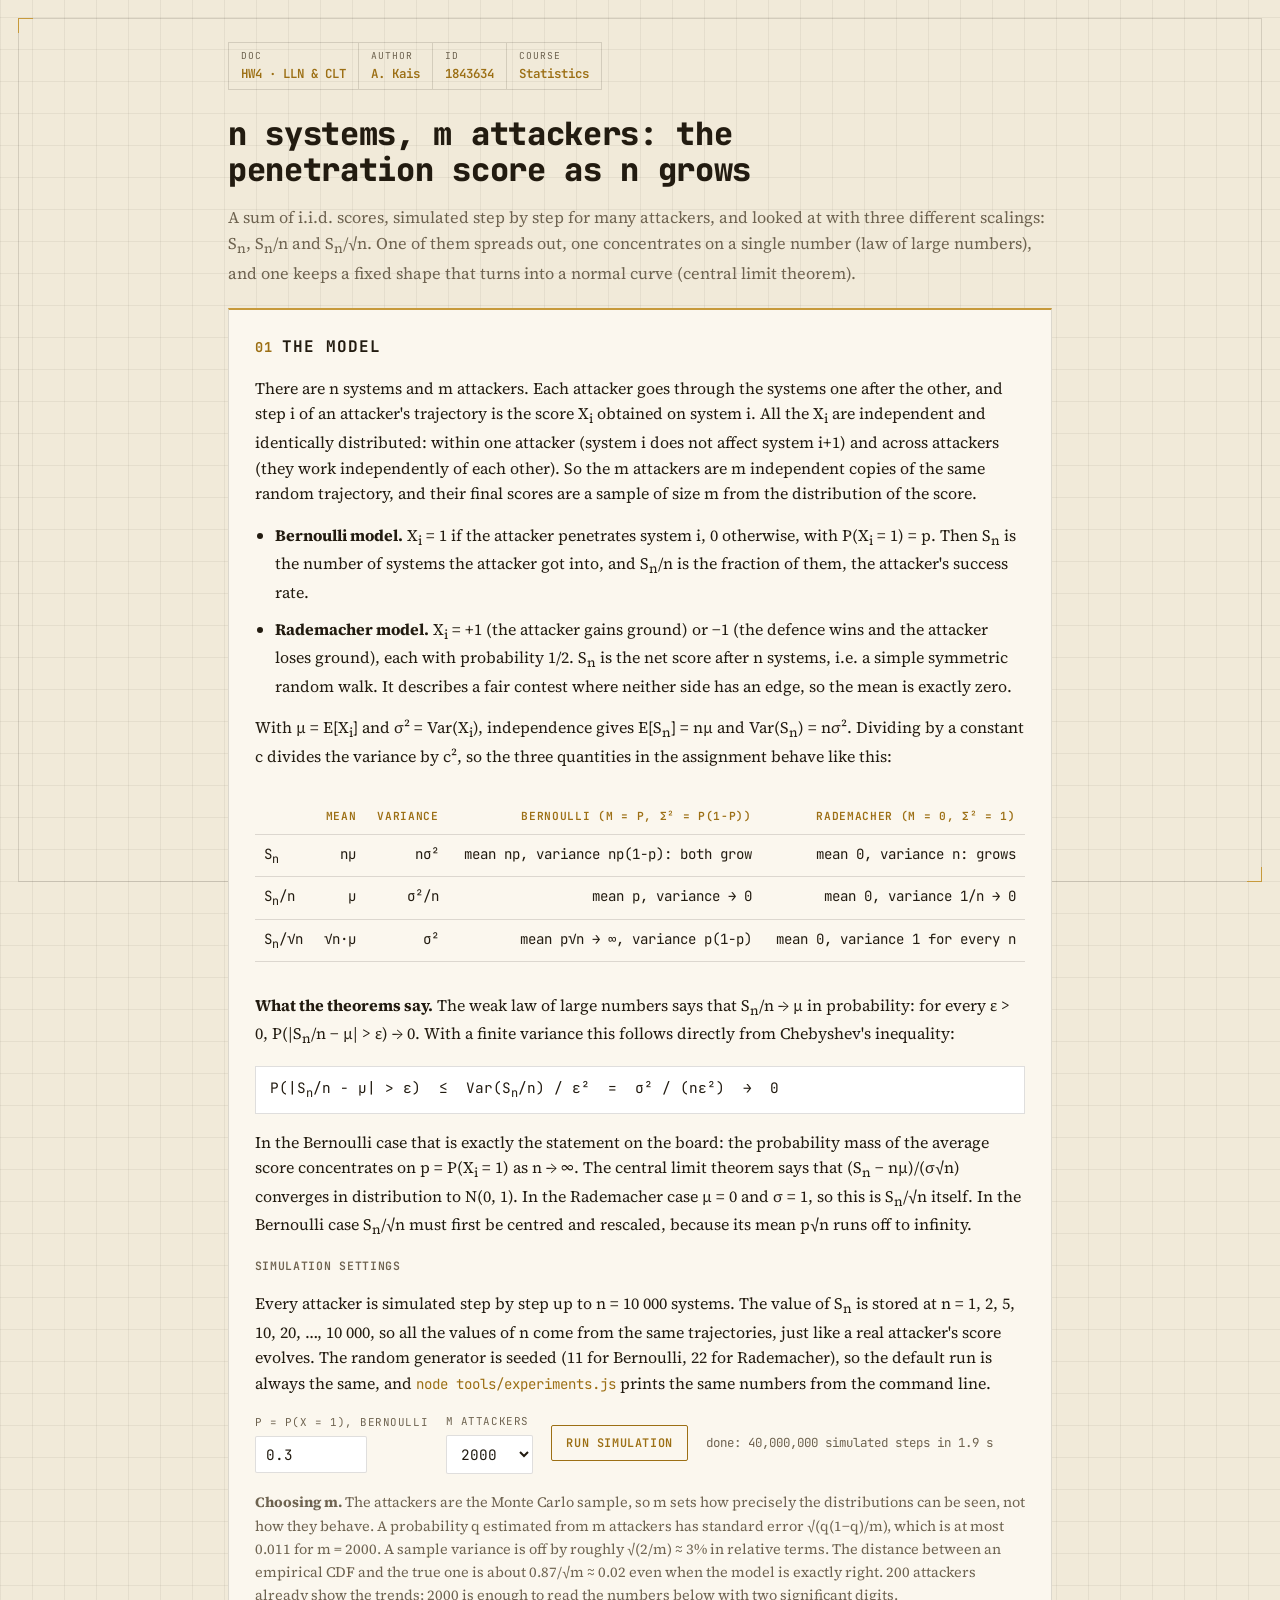
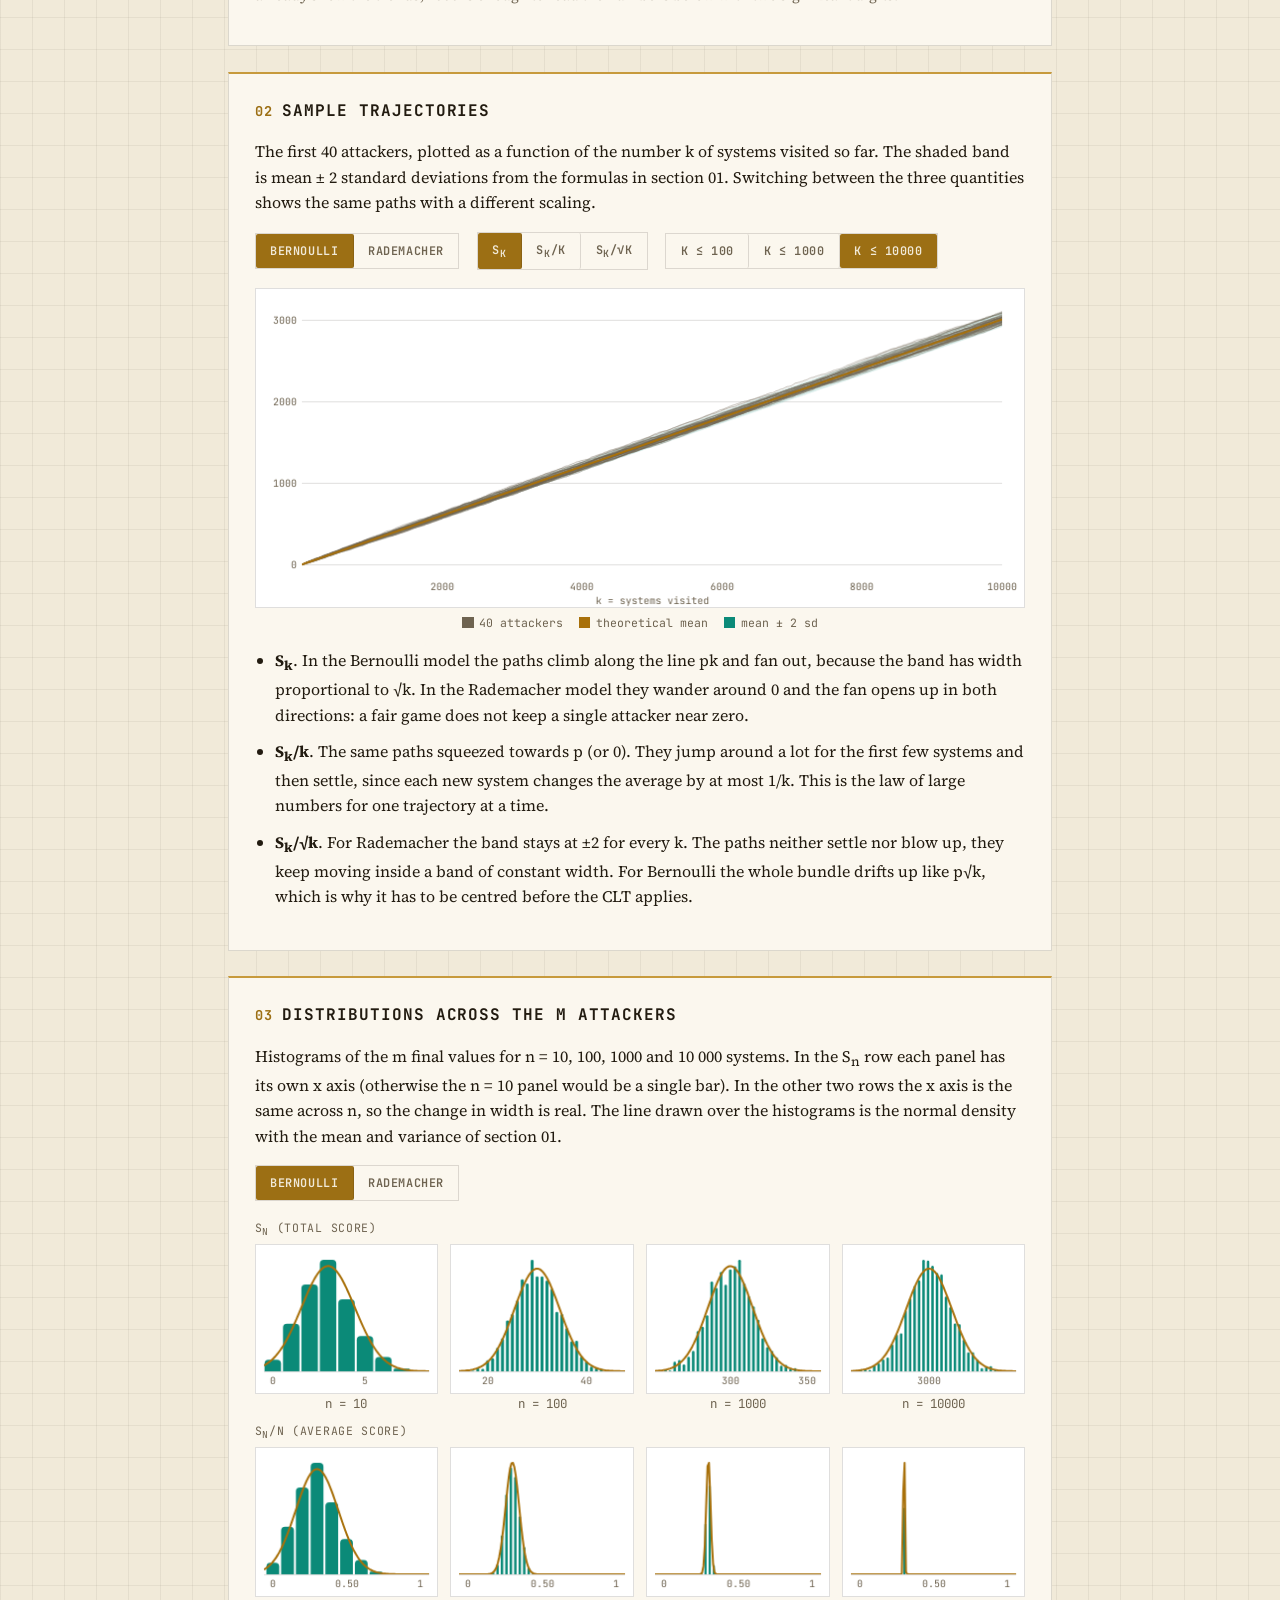
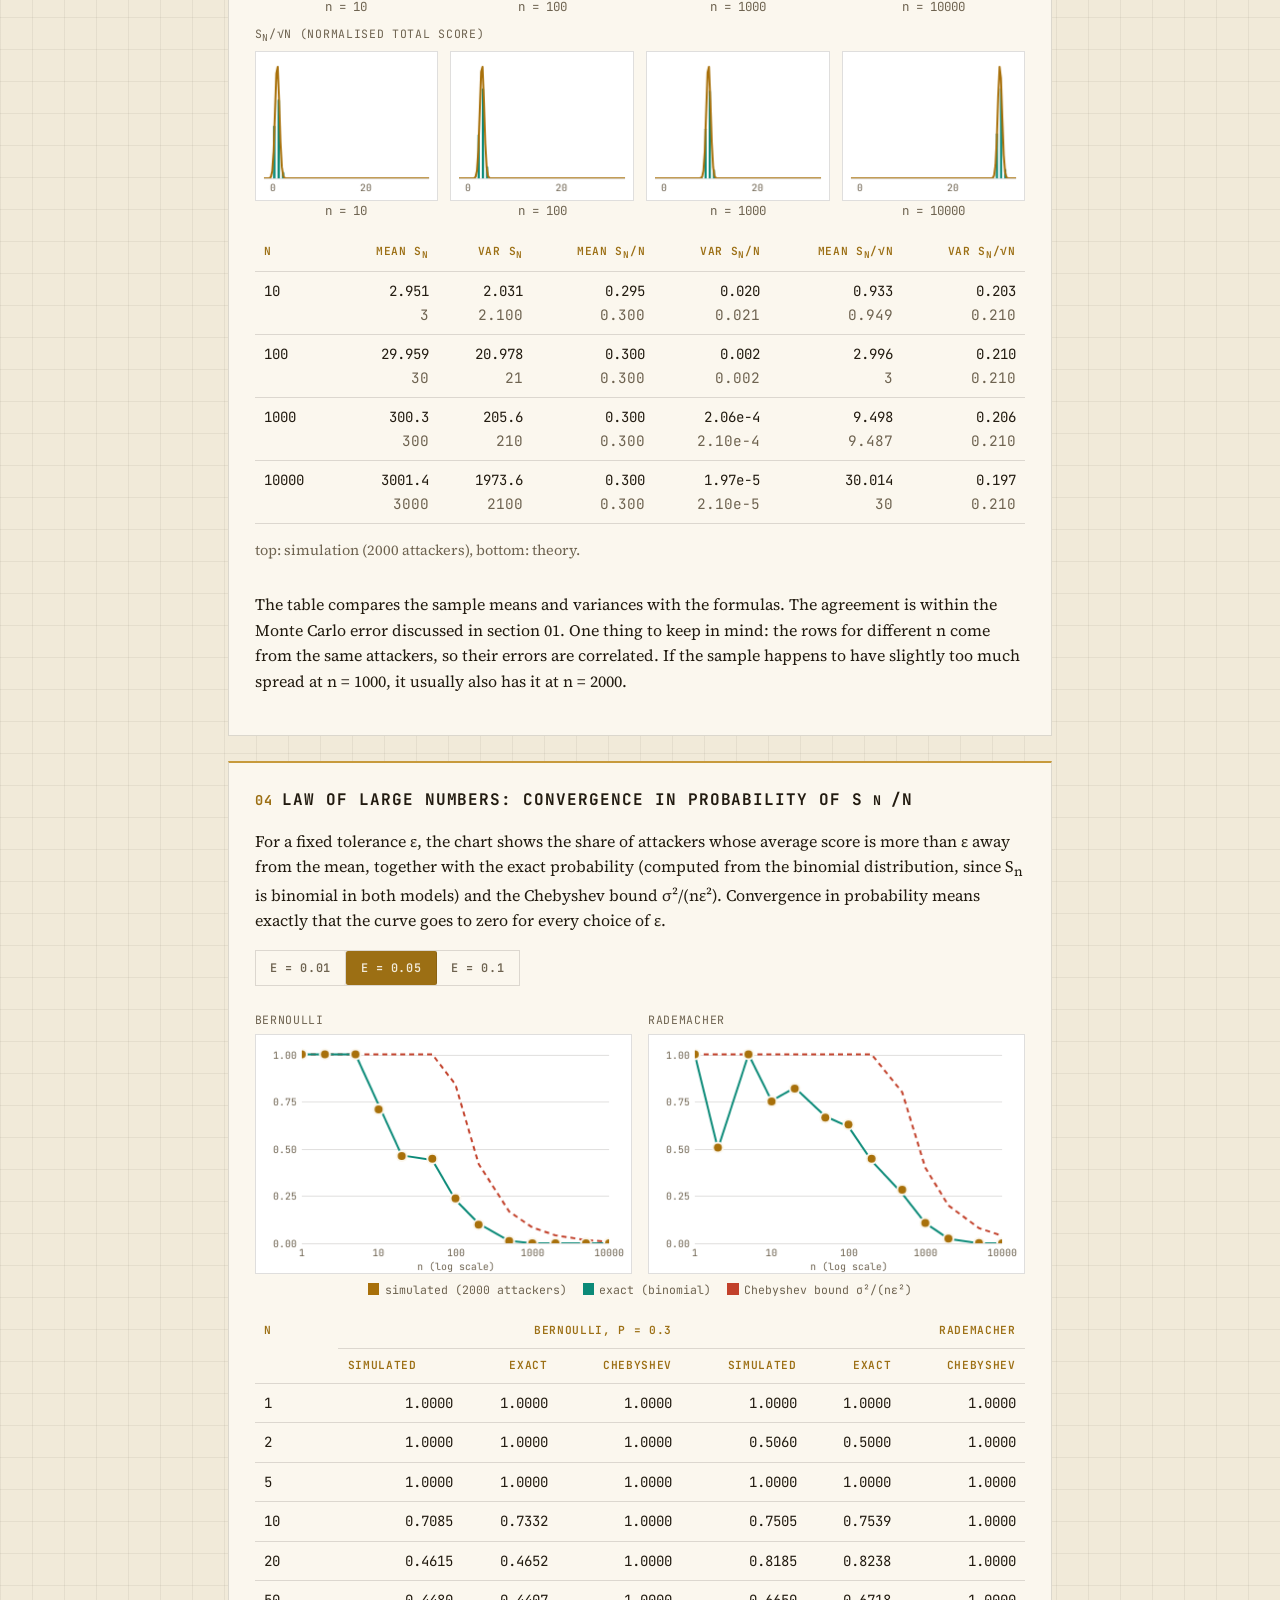
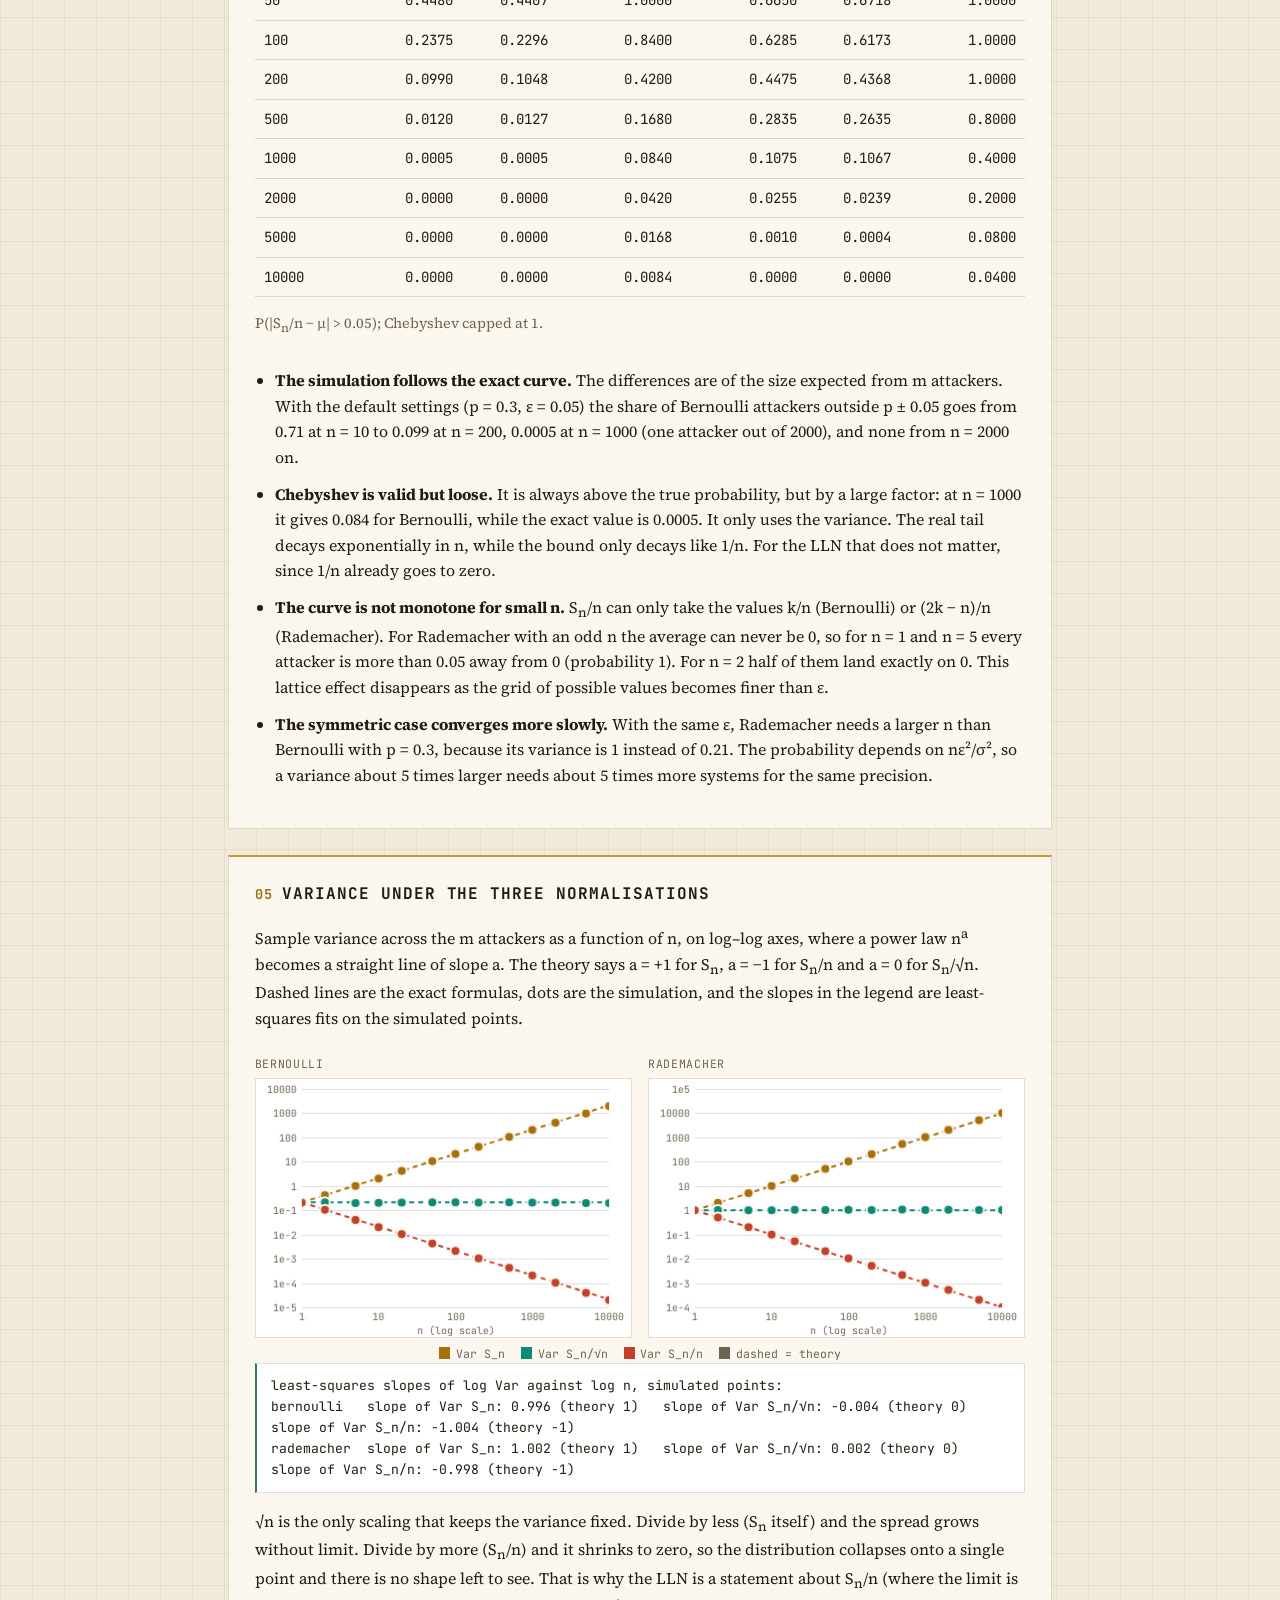
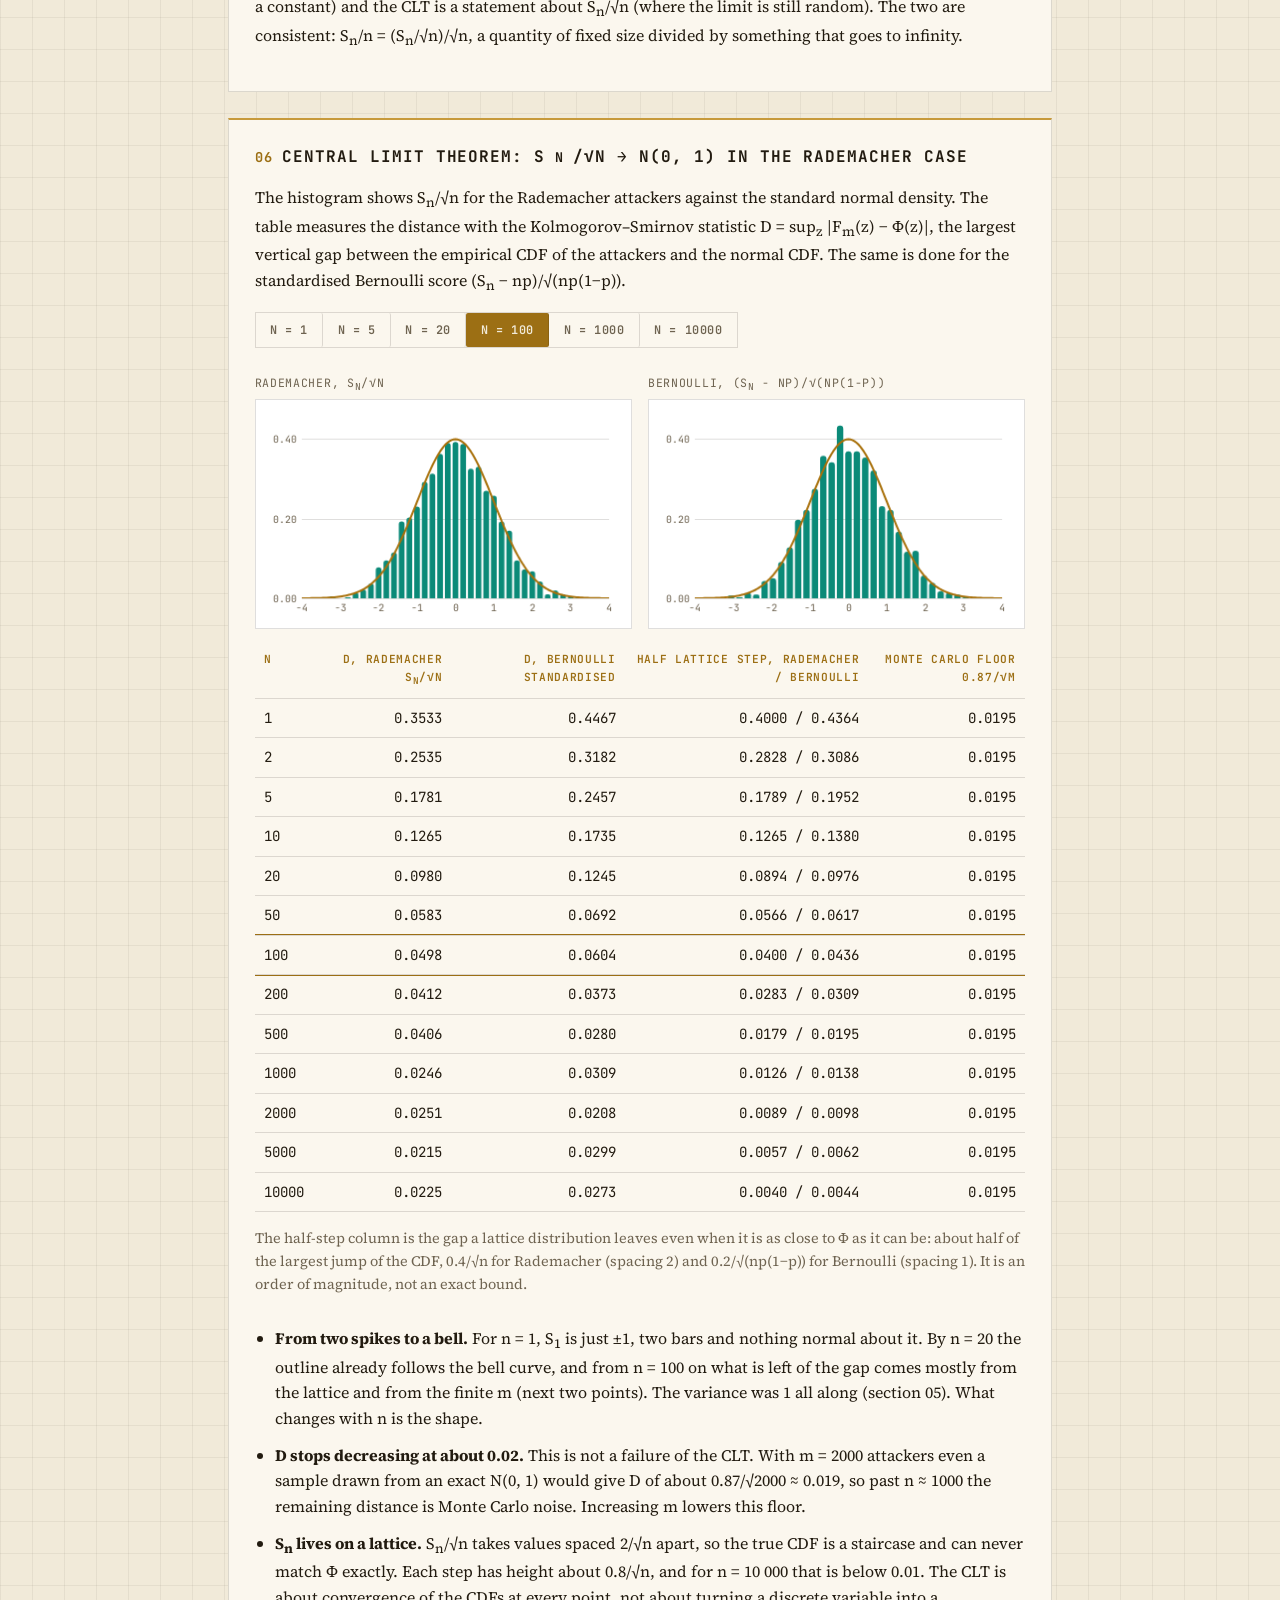
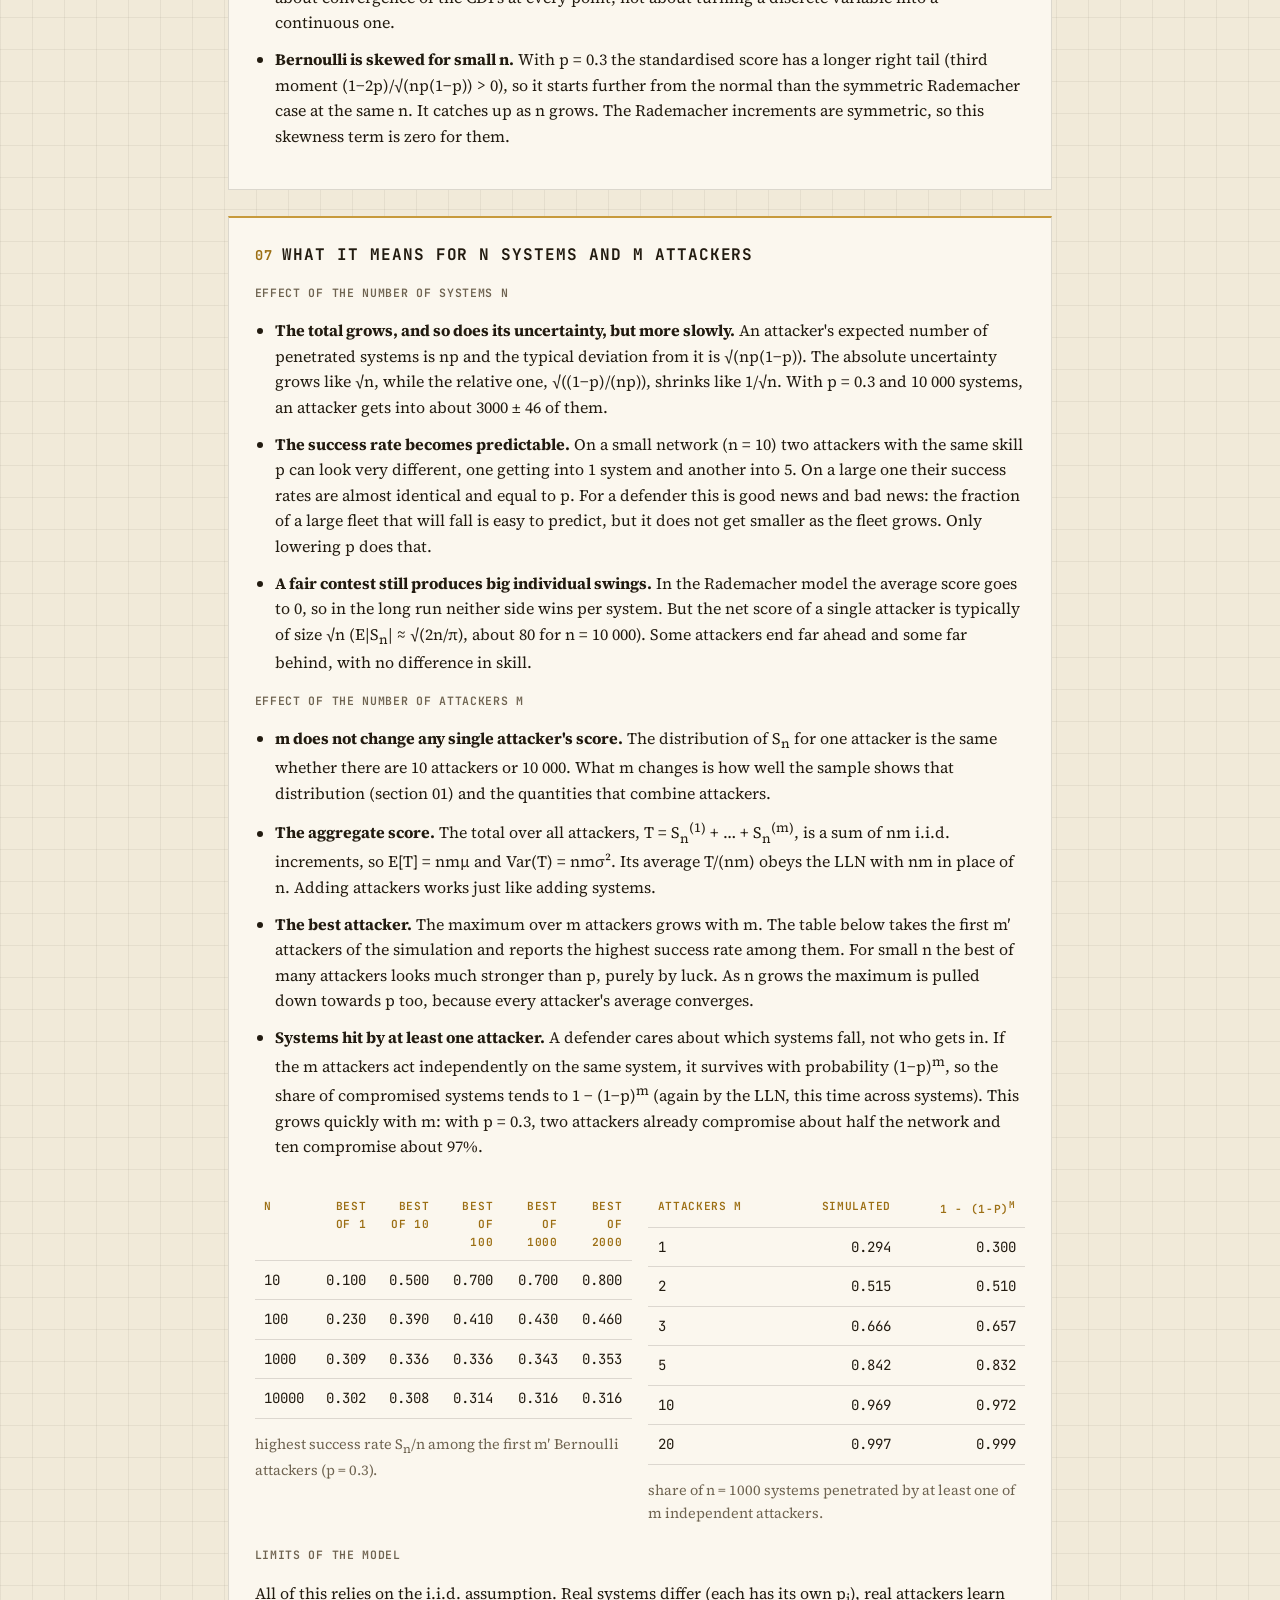
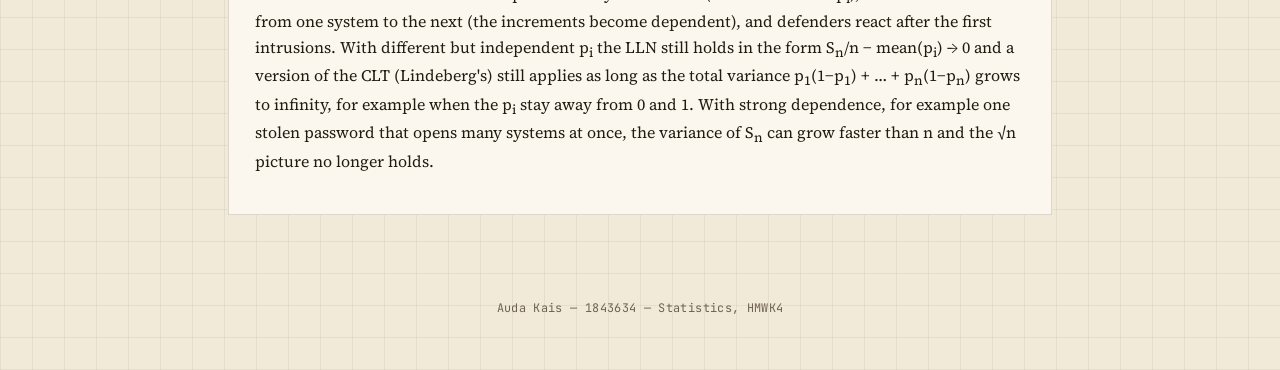
<file: hmwk4-lln-clt/index.html>
<!DOCTYPE html>
<html lang="en">
<head>
<meta charset="UTF-8">
<meta name="viewport" content="width=device-width, initial-scale=1.0">
<title>Penetration Score Limits</title>
<link rel="preconnect" href="https://fonts.googleapis.com">
<link rel="preconnect" href="https://fonts.gstatic.com" crossorigin>
<link href="https://fonts.googleapis.com/css2?family=JetBrains+Mono:wght@400;500;600;700;800&family=Source+Serif+4:ital,opsz,wght@0,8..60,400;0,8..60,500;0,8..60,600;1,8..60,400&display=swap" rel="stylesheet">
<link rel="stylesheet" href="style.css">
</head>
<body>

<div class="crop-marks" aria-hidden="true"></div>

<div class="sheet">

<header>
  <div class="titleblock">
    <div class="tb-cell"><span class="tb-label">doc</span><span class="tb-value">HW4 · LLN &amp; CLT</span></div>
    <div class="tb-cell"><span class="tb-label">author</span><span class="tb-value">A. Kais</span></div>
    <div class="tb-cell"><span class="tb-label">id</span><span class="tb-value">1843634</span></div>
    <div class="tb-cell"><span class="tb-label">course</span><span class="tb-value">Statistics</span></div>
  </div>
  <h1>n systems, m attackers: the penetration score as n grows</h1>
  <p class="subtitle">
    A sum of i.i.d. scores, simulated step by step for many attackers, and looked at with three different
    scalings: S<sub>n</sub>, S<sub>n</sub>/n and S<sub>n</sub>/&radic;n. One of them spreads out, one
    concentrates on a single number (law of large numbers), and one keeps a fixed shape that turns into a
    normal curve (central limit theorem).
  </p>
</header>

<main>

  <!-- ============================================================ 01 -->
  <section class="card" id="model">
    <h2><span class="num">01</span>The model</h2>

    <p>
      There are n systems and m attackers. Each attacker goes through the systems one after the other, and
      step i of an attacker's trajectory is the score X<sub>i</sub> obtained on system i. All the
      X<sub>i</sub> are independent and identically distributed: within one attacker (system i does not
      affect system i+1) and across attackers (they work independently of each other). So the m attackers are
      m independent copies of the same random trajectory, and their final scores are a sample of size m from
      the distribution of the score.
    </p>

    <ul>
      <li>
        <strong>Bernoulli model.</strong> X<sub>i</sub> = 1 if the attacker penetrates system i, 0 otherwise,
        with P(X<sub>i</sub> = 1) = p. Then S<sub>n</sub> is the number of systems the attacker got into, and
        S<sub>n</sub>/n is the fraction of them, the attacker's success rate.
      </li>
      <li>
        <strong>Rademacher model.</strong> X<sub>i</sub> = +1 (the attacker gains ground) or &minus;1 (the
        defence wins and the attacker loses ground), each with probability 1/2. S<sub>n</sub> is the net score
        after n systems, i.e. a simple symmetric random walk. It describes a fair contest where
        neither side has an edge, so the mean is exactly zero.
      </li>
    </ul>

    <p>
      With &mu; = E[X<sub>i</sub>] and &sigma;&sup2; = Var(X<sub>i</sub>), independence gives
      E[S<sub>n</sub>] = n&mu; and Var(S<sub>n</sub>) = n&sigma;&sup2;. Dividing by a constant c divides the
      variance by c&sup2;, so the three quantities in the assignment behave like this:
    </p>

    <div class="table-wrap">
    <table class="defs num-table">
      <thead>
        <tr><th></th><th>mean</th><th>variance</th><th>Bernoulli (&mu; = p, &sigma;&sup2; = p(1&minus;p))</th><th>Rademacher (&mu; = 0, &sigma;&sup2; = 1)</th></tr>
      </thead>
      <tbody>
        <tr><td>S<sub>n</sub></td><td>n&mu;</td><td>n&sigma;&sup2;</td><td>mean np, variance np(1&minus;p): both grow</td><td>mean 0, variance n: grows</td></tr>
        <tr><td>S<sub>n</sub>/n</td><td>&mu;</td><td>&sigma;&sup2;/n</td><td>mean p, variance &rarr; 0</td><td>mean 0, variance 1/n &rarr; 0</td></tr>
        <tr><td>S<sub>n</sub>/&radic;n</td><td>&radic;n&middot;&mu;</td><td>&sigma;&sup2;</td><td>mean p&radic;n &rarr; &infin;, variance p(1&minus;p)</td><td>mean 0, variance 1 for every n</td></tr>
      </tbody>
    </table>
    </div>

    <p>
      <strong>What the theorems say.</strong> The weak law of large numbers says that
      S<sub>n</sub>/n &rarr; &mu; in probability: for every &epsilon; &gt; 0,
      P(|S<sub>n</sub>/n &minus; &mu;| &gt; &epsilon;) &rarr; 0. With a finite variance this follows directly
      from Chebyshev's inequality:
    </p>
    <div class="formula">P(|S<sub>n</sub>/n &minus; &mu;| &gt; &epsilon;)  &le;  Var(S<sub>n</sub>/n) / &epsilon;&sup2;  =  &sigma;&sup2; / (n&epsilon;&sup2;)  &rarr;  0</div>
    <p>
      In the Bernoulli case that is exactly the statement on the board: the probability mass of the average
      score concentrates on p = P(X<sub>i</sub> = 1) as n &rarr; &infin;. The central limit theorem says that
      (S<sub>n</sub> &minus; n&mu;)/(&sigma;&radic;n) converges in distribution to N(0, 1). In the Rademacher
      case &mu; = 0 and &sigma; = 1, so this is S<sub>n</sub>/&radic;n itself. In the Bernoulli case
      S<sub>n</sub>/&radic;n must first be centred and rescaled, because its mean p&radic;n runs off to infinity.
    </p>

    <h3 style="text-align:left">simulation settings</h3>
    <p>
      Every attacker is simulated step by step up to n = 10&nbsp;000 systems. The value of S<sub>n</sub> is
      stored at n = 1, 2, 5, 10, 20, &hellip;, 10&nbsp;000, so all the values of n come from the same
      trajectories, just like a real attacker's score evolves. The random generator is seeded (11 for
      Bernoulli, 22 for Rademacher), so the default run is always the same, and
      <code>node tools/experiments.js</code> prints the same numbers from the command line.
    </p>
    <div class="controls">
      <label>
        p = P(X = 1), Bernoulli
        <input type="number" id="pInput" value="0.3" min="0.01" max="0.99" step="0.01">
      </label>
      <label>
        m attackers
        <select id="mInput">
          <option value="200">200</option>
          <option value="1000">1000</option>
          <option value="2000" selected>2000</option>
          <option value="5000">5000</option>
          <option value="10000">10000</option>
        </select>
      </label>
      <button id="runBtn">Run simulation</button>
      <span id="runStatus" class="status"></span>
    </div>
    <p class="hint">
      <strong>Choosing m.</strong> The attackers are the Monte Carlo sample, so m sets how precisely the
      distributions can be seen, not how they behave. A probability q estimated from m attackers has standard
      error &radic;(q(1&minus;q)/m), which is at most 0.011 for m = 2000. A sample variance is off by roughly
      &radic;(2/m) &asymp; 3% in relative terms. The distance between an empirical CDF and the true one is about
      0.87/&radic;m &asymp; 0.02 even when the model is exactly right. 200 attackers already show the trends;
      2000 is enough to read the numbers below with two significant digits.
    </p>
  </section>

  <!-- ============================================================ 02 -->
  <section class="card" id="paths">
    <h2><span class="num">02</span>Sample trajectories</h2>
    <p>
      The first 40 attackers, plotted as a function of the number k of systems visited so far. The shaded band
      is mean &plusmn; 2 standard deviations from the formulas in section 01. Switching between the three
      quantities shows the same paths with a different scaling.
    </p>
    <div class="controls">
      <div class="seg" id="pathModel">
        <button data-v="bernoulli" class="on">Bernoulli</button>
        <button data-v="rademacher">Rademacher</button>
      </div>
      <div class="seg" id="pathQty">
        <button data-v="S" class="on">S<sub>k</sub></button>
        <button data-v="avg">S<sub>k</sub>/k</button>
        <button data-v="norm">S<sub>k</sub>/&radic;k</button>
      </div>
      <div class="seg" id="pathRange">
        <button data-v="100">k &le; 100</button>
        <button data-v="1000">k &le; 1000</button>
        <button data-v="10000" class="on">k &le; 10000</button>
      </div>
    </div>
    <div class="chart" id="pathChart"></div>
    <div class="legend" id="pathLegend"></div>
    <ul>
      <li>
        <strong>S<sub>k</sub></strong>. In the Bernoulli model the paths climb along the line pk and fan out,
        because the band has width proportional to &radic;k. In the Rademacher model they wander around 0 and
        the fan opens up in both directions: a fair game does not keep a single attacker near zero.
      </li>
      <li>
        <strong>S<sub>k</sub>/k</strong>. The same paths squeezed towards p (or 0). They jump around a lot for
        the first few systems and then settle, since each new system changes the average by at most 1/k.
        This is the law of large numbers for one trajectory at a time.
      </li>
      <li>
        <strong>S<sub>k</sub>/&radic;k</strong>. For Rademacher the band stays at &plusmn;2 for every k. The
        paths neither settle nor blow up, they keep moving inside a band of constant width. For Bernoulli the
        whole bundle drifts up like p&radic;k, which is why it has to be centred before the CLT applies.
      </li>
    </ul>
  </section>

  <!-- ============================================================ 03 -->
  <section class="card" id="dists">
    <h2><span class="num">03</span>Distributions across the m attackers</h2>
    <p>
      Histograms of the m final values for n = 10, 100, 1000 and 10&nbsp;000 systems. In the S<sub>n</sub>
      row each panel has its own x axis (otherwise the n = 10 panel would be a single bar). In the other two
      rows the x axis is the same across n, so the change in width is real. The line drawn over the histograms
      is the normal density with the mean and variance of section 01.
    </p>
    <div class="controls">
      <div class="seg" id="distModel">
        <button data-v="bernoulli" class="on">Bernoulli</button>
        <button data-v="rademacher">Rademacher</button>
      </div>
    </div>
    <div class="chart-title">S<sub>n</sub> (total score)</div>
    <div class="grid4" id="distRowS"></div>
    <div class="chart-title">S<sub>n</sub>/n (average score)</div>
    <div class="grid4" id="distRowAvg"></div>
    <div class="chart-title">S<sub>n</sub>/&radic;n (normalised total score)</div>
    <div class="grid4" id="distRowNorm"></div>
    <div class="table-wrap"><div id="distTable"></div></div>
    <p>
      The table compares the sample means and variances with the formulas. The agreement is within the
      Monte Carlo error discussed in section 01. One thing to keep in mind: the rows for different n come from
      the same attackers, so their errors are correlated. If the sample happens to have slightly too much
      spread at n = 1000, it usually also has it at n = 2000.
    </p>
  </section>

  <!-- ============================================================ 04 -->
  <section class="card" id="lln">
    <h2><span class="num">04</span>Law of large numbers: convergence in probability of S<sub>n</sub>/n</h2>
    <p>
      For a fixed tolerance &epsilon;, the chart shows the share of attackers whose average score is more
      than &epsilon; away from the mean, together with the exact probability (computed from the binomial
      distribution, since S<sub>n</sub> is binomial in both models) and the Chebyshev bound
      &sigma;&sup2;/(n&epsilon;&sup2;). Convergence in probability means exactly that the curve goes to zero
      for every choice of &epsilon;.
    </p>
    <div class="controls">
      <div class="seg" id="epsSel">
        <button data-v="0.01">&epsilon; = 0.01</button>
        <button data-v="0.05" class="on">&epsilon; = 0.05</button>
        <button data-v="0.1">&epsilon; = 0.1</button>
      </div>
    </div>
    <div class="two-col">
      <div><div class="chart-title">Bernoulli</div><div class="chart" id="llnChartB"></div></div>
      <div><div class="chart-title">Rademacher</div><div class="chart" id="llnChartR"></div></div>
    </div>
    <div class="legend" id="llnLegend"></div>
    <div class="table-wrap"><div id="llnTable"></div></div>
    <ul>
      <li>
        <strong>The simulation follows the exact curve.</strong> The differences are of the size expected
        from m attackers. With the default settings (p = 0.3, &epsilon; = 0.05) the share of Bernoulli attackers
        outside p &plusmn; 0.05 goes from 0.71 at n = 10 to 0.099 at n = 200, 0.0005 at n = 1000 (one attacker
        out of 2000), and none from n = 2000 on.
      </li>
      <li>
        <strong>Chebyshev is valid but loose.</strong> It is always above the true probability, but by a
        large factor: at n = 1000 it gives 0.084 for Bernoulli, while the exact value is 0.0005. It only uses
        the variance. The real tail decays exponentially in n, while the bound only decays like 1/n. For the
        LLN that does not matter, since 1/n already goes to zero.
      </li>
      <li>
        <strong>The curve is not monotone for small n.</strong> S<sub>n</sub>/n can only take the values
        k/n (Bernoulli) or (2k &minus; n)/n (Rademacher). For Rademacher with an odd n the average can never
        be 0, so for n = 1 and n = 5 every attacker is more than 0.05 away from 0 (probability 1). For n = 2
        half of them land exactly on 0. This lattice effect disappears as the grid of possible values becomes
        finer than &epsilon;.
      </li>
      <li>
        <strong>The symmetric case converges more slowly.</strong> With the same &epsilon;, Rademacher needs a
        larger n than Bernoulli with p = 0.3, because its variance is 1 instead of 0.21. The probability
        depends on n&epsilon;&sup2;/&sigma;&sup2;, so a variance about 5 times larger needs about 5 times more
        systems for the same precision.
      </li>
    </ul>
  </section>

  <!-- ============================================================ 05 -->
  <section class="card" id="variance">
    <h2><span class="num">05</span>Variance under the three normalisations</h2>
    <p>
      Sample variance across the m attackers as a function of n, on log&ndash;log axes, where a power law
      n<sup>a</sup> becomes a straight line of slope a. The theory says a = +1 for S<sub>n</sub>, a = &minus;1
      for S<sub>n</sub>/n and a = 0 for S<sub>n</sub>/&radic;n. Dashed lines are the exact formulas, dots are
      the simulation, and the slopes in the legend are least-squares fits on the simulated points.
    </p>
    <div class="two-col">
      <div><div class="chart-title">Bernoulli</div><div class="chart" id="varChartB"></div></div>
      <div><div class="chart-title">Rademacher</div><div class="chart" id="varChartR"></div></div>
    </div>
    <div class="legend" id="varLegend"></div>
    <div id="varSlopes" class="mono small data-block"></div>
    <p>
      &radic;n is the only scaling that keeps the variance fixed. Divide by less (S<sub>n</sub> itself)
      and the spread grows without limit. Divide by more (S<sub>n</sub>/n) and it shrinks to zero, so the
      distribution collapses onto a single point and there is no shape left to see. That is why the LLN is
      a statement about S<sub>n</sub>/n (where the limit is a constant) and the CLT is a statement about
      S<sub>n</sub>/&radic;n (where the limit is still random). The two are consistent: S<sub>n</sub>/n =
      (S<sub>n</sub>/&radic;n)/&radic;n, a quantity of fixed size divided by something that goes to
      infinity.
    </p>
  </section>

  <!-- ============================================================ 06 -->
  <section class="card" id="clt">
    <h2><span class="num">06</span>Central limit theorem: S<sub>n</sub>/&radic;n &rarr; N(0, 1) in the Rademacher case</h2>
    <p>
      The histogram shows S<sub>n</sub>/&radic;n for the Rademacher attackers against the standard normal
      density. The table measures the distance with the Kolmogorov&ndash;Smirnov statistic
      D = sup<sub>z</sub> |F<sub>m</sub>(z) &minus; &Phi;(z)|, the largest vertical gap between the empirical
      CDF of the attackers and the normal CDF. The same is done for the standardised Bernoulli score
      (S<sub>n</sub> &minus; np)/&radic;(np(1&minus;p)).
    </p>
    <div class="controls">
      <div class="seg" id="cltN">
        <button data-v="1">n = 1</button>
        <button data-v="5">n = 5</button>
        <button data-v="20">n = 20</button>
        <button data-v="100" class="on">n = 100</button>
        <button data-v="1000">n = 1000</button>
        <button data-v="10000">n = 10000</button>
      </div>
    </div>
    <div class="two-col">
      <div><div class="chart-title">Rademacher, S<sub>n</sub>/&radic;n</div><div class="chart" id="cltChartR"></div></div>
      <div><div class="chart-title">Bernoulli, (S<sub>n</sub> &minus; np)/&radic;(np(1&minus;p))</div><div class="chart" id="cltChartB"></div></div>
    </div>
    <div class="table-wrap"><div id="cltTable"></div></div>
    <ul>
      <li>
        <strong>From two spikes to a bell.</strong> For n = 1, S<sub>1</sub> is just &plusmn;1, two bars and
        nothing normal about it. By n = 20 the outline already follows the bell curve, and from n = 100 on what is
        left of the gap comes mostly from the lattice and from the finite m (next two points). The variance was 1 all along (section 05). What changes with n
        is the shape.
      </li>
      <li>
        <strong>D stops decreasing at about 0.02.</strong> This is not a failure of the CLT. With m = 2000
        attackers even a sample drawn from an exact N(0, 1) would give D of about 0.87/&radic;2000 &asymp; 0.019,
        so past n &asymp; 1000 the remaining distance is Monte Carlo noise. Increasing m lowers this floor.
      </li>
      <li>
        <strong>S<sub>n</sub> lives on a lattice.</strong> S<sub>n</sub>/&radic;n takes values spaced
        2/&radic;n apart, so the true CDF is a staircase and can never match &Phi; exactly. Each step has height
        about 0.8/&radic;n, and for n = 10&nbsp;000 that is below 0.01. The CLT is about convergence of the CDFs
        at every point, not about turning a discrete variable into a continuous one.
      </li>
      <li>
        <strong>Bernoulli is skewed for small n.</strong> With p = 0.3 the standardised score has a longer
        right tail (third moment (1&minus;2p)/&radic;(np(1&minus;p)) &gt; 0), so it starts further from the
        normal than the symmetric Rademacher case at the same n. It catches up as n grows. The Rademacher
        increments are symmetric, so this skewness term is zero for them.
      </li>
    </ul>
  </section>

  <!-- ============================================================ 07 -->
  <section class="card" id="interpretation">
    <h2><span class="num">07</span>What it means for n systems and m attackers</h2>

    <h3 style="text-align:left">effect of the number of systems n</h3>
    <ul>
      <li>
        <strong>The total grows, and so does its uncertainty, but more slowly.</strong> An attacker's expected
        number of penetrated systems is np and the typical deviation from it is &radic;(np(1&minus;p)). The
        absolute uncertainty grows like &radic;n, while the relative one, &radic;((1&minus;p)/(np)), shrinks like
        1/&radic;n. With p = 0.3 and 10&nbsp;000 systems, an attacker gets into about 3000 &plusmn; 46 of them.
      </li>
      <li>
        <strong>The success rate becomes predictable.</strong> On a small network (n = 10) two attackers with the
        same skill p can look very different, one getting into 1 system and another into 5. On a large one
        their success rates are almost identical and equal to p. For a defender this is good news and bad
        news: the fraction of a large fleet that will fall is easy to predict, but it does not get smaller as
        the fleet grows. Only lowering p does that.
      </li>
      <li>
        <strong>A fair contest still produces big individual swings.</strong> In the Rademacher model the
        average score goes to 0, so in the long run neither side wins per system. But the net score of a
        single attacker is typically of size &radic;n (E|S<sub>n</sub>| &asymp; &radic;(2n/&pi;), about 80 for
        n = 10&nbsp;000). Some attackers end far ahead and some far behind, with no difference in skill.
      </li>
    </ul>

    <h3 style="text-align:left">effect of the number of attackers m</h3>
    <ul>
      <li>
        <strong>m does not change any single attacker's score.</strong> The distribution of S<sub>n</sub> for
        one attacker is the same whether there are 10 attackers or 10&nbsp;000. What m changes is how well the
        sample shows that distribution (section 01) and the quantities that combine attackers.
      </li>
      <li>
        <strong>The aggregate score.</strong> The total over all attackers,
        T = S<sub>n</sub><sup>(1)</sup> + &hellip; + S<sub>n</sub><sup>(m)</sup>, is a sum of nm i.i.d.
        increments, so E[T] = nm&mu; and Var(T) = nm&sigma;&sup2;. Its average T/(nm) obeys the LLN with nm in
        place of n. Adding attackers works just like adding systems.
      </li>
      <li>
        <strong>The best attacker.</strong> The maximum over m attackers grows with m. The table below takes the
        first m&prime; attackers of the simulation and reports the highest success rate among them. For small n
        the best of many attackers looks much stronger than p, purely by luck. As n grows the maximum is pulled
        down towards p too, because every attacker's average converges.
      </li>
      <li>
        <strong>Systems hit by at least one attacker.</strong> A defender cares about which systems fall,
        not who gets in. If the m attackers act independently on the same system, it survives with probability
        (1&minus;p)<sup>m</sup>, so the share of compromised systems tends to 1 &minus; (1&minus;p)<sup>m</sup>
        (again by the LLN, this time across systems). This grows quickly with m: with p = 0.3, two attackers
        already compromise about half the network and ten compromise about 97%.
      </li>
    </ul>

    <div class="two-col">
      <div class="table-wrap"><div id="bestTable"></div></div>
      <div class="table-wrap"><div id="hitTable"></div></div>
    </div>

    <h3 style="text-align:left">limits of the model</h3>
    <p>
      All of this relies on the i.i.d. assumption. Real systems differ (each has its own p<sub>i</sub>), real
      attackers learn from one system to the next (the increments become dependent), and defenders react after
      the first intrusions. With different but independent p<sub>i</sub> the LLN still holds in the form
      S<sub>n</sub>/n &minus; mean(p<sub>i</sub>) &rarr; 0 and a version of the CLT (Lindeberg's) still applies as long as
      the total variance p<sub>1</sub>(1&minus;p<sub>1</sub>) + &hellip; + p<sub>n</sub>(1&minus;p<sub>n</sub>) grows
      to infinity, for example when the p<sub>i</sub> stay away from 0 and 1. With strong dependence, for example one stolen password that opens many
      systems at once, the variance of S<sub>n</sub> can grow faster than n and the &radic;n picture no longer
      holds.
    </p>
  </section>

</main>

<footer>
  <p>Auda Kais &mdash; 1843634 &mdash; Statistics, HMWK4</p>
</footer>

</div>

<div class="tooltip" id="tooltip"></div>

<script src="sim.js"></script>
<script src="main.js"></script>
</body>
</html>
</file>
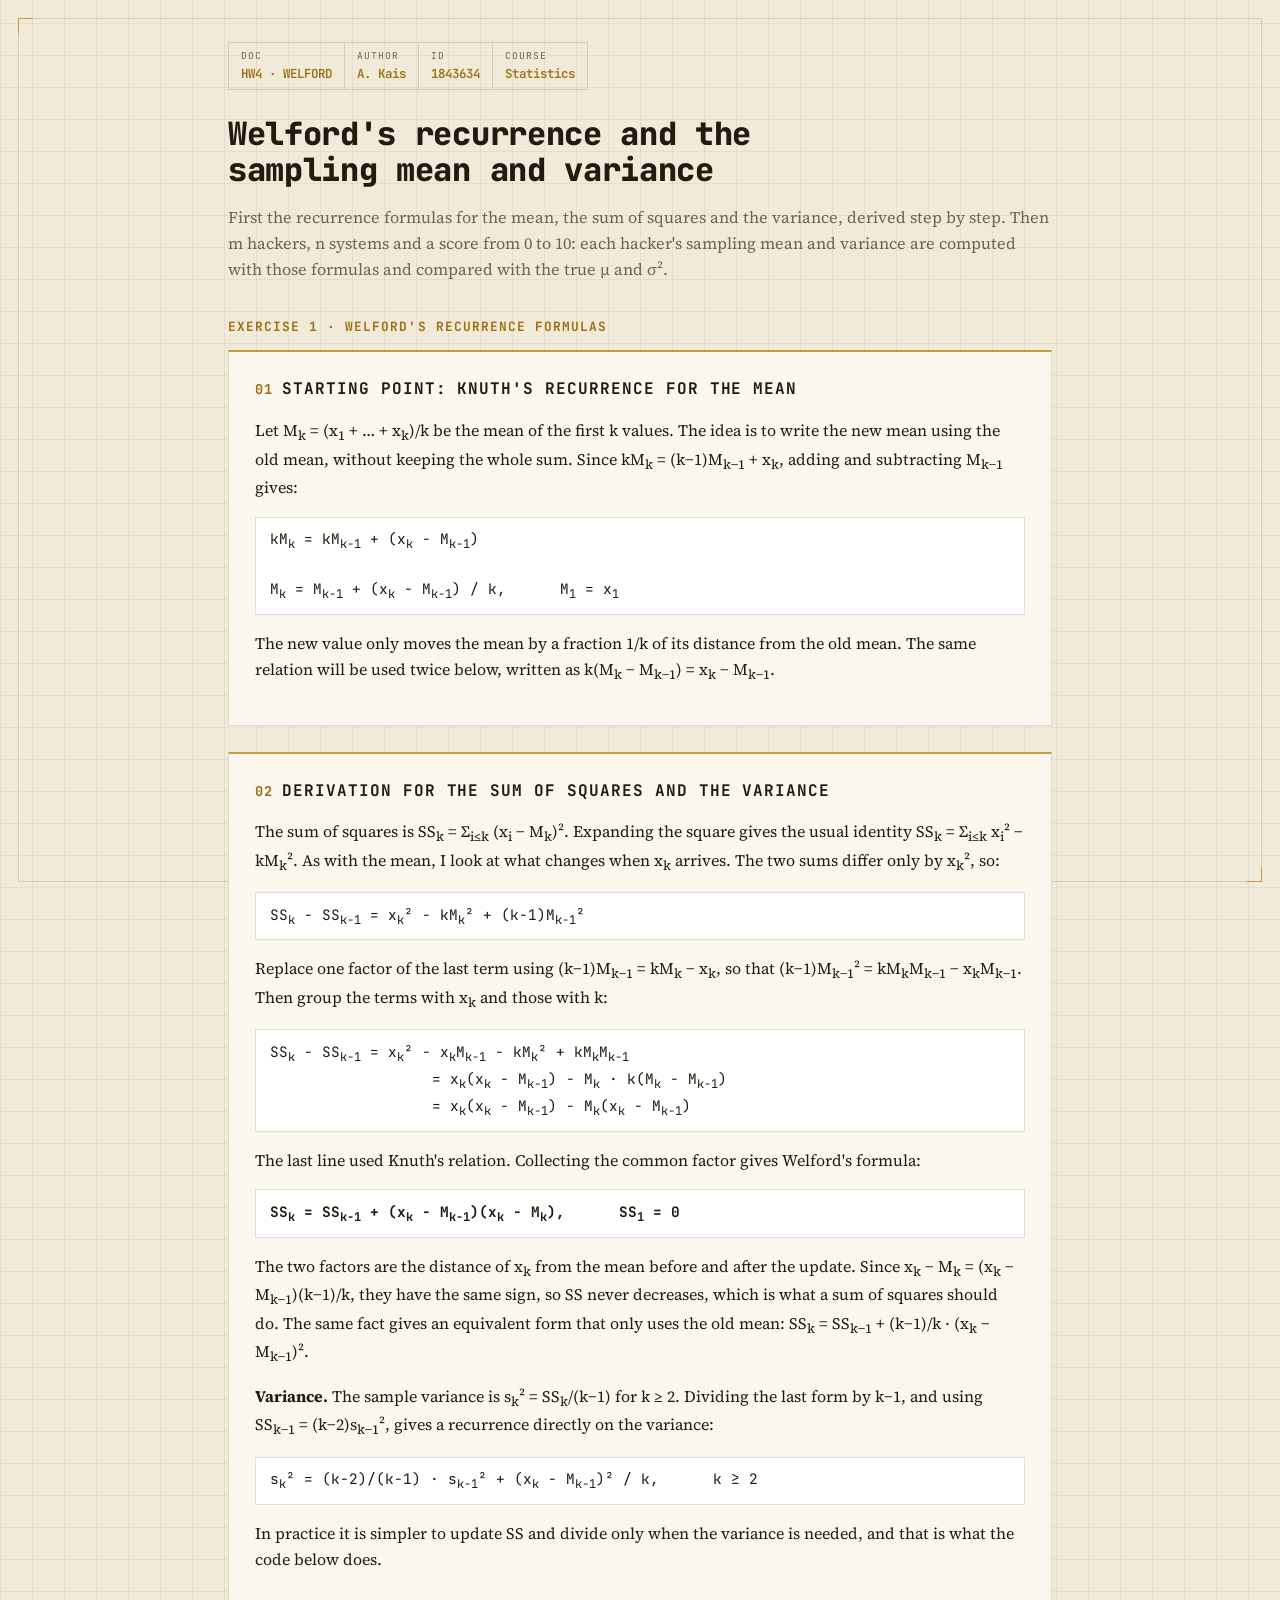
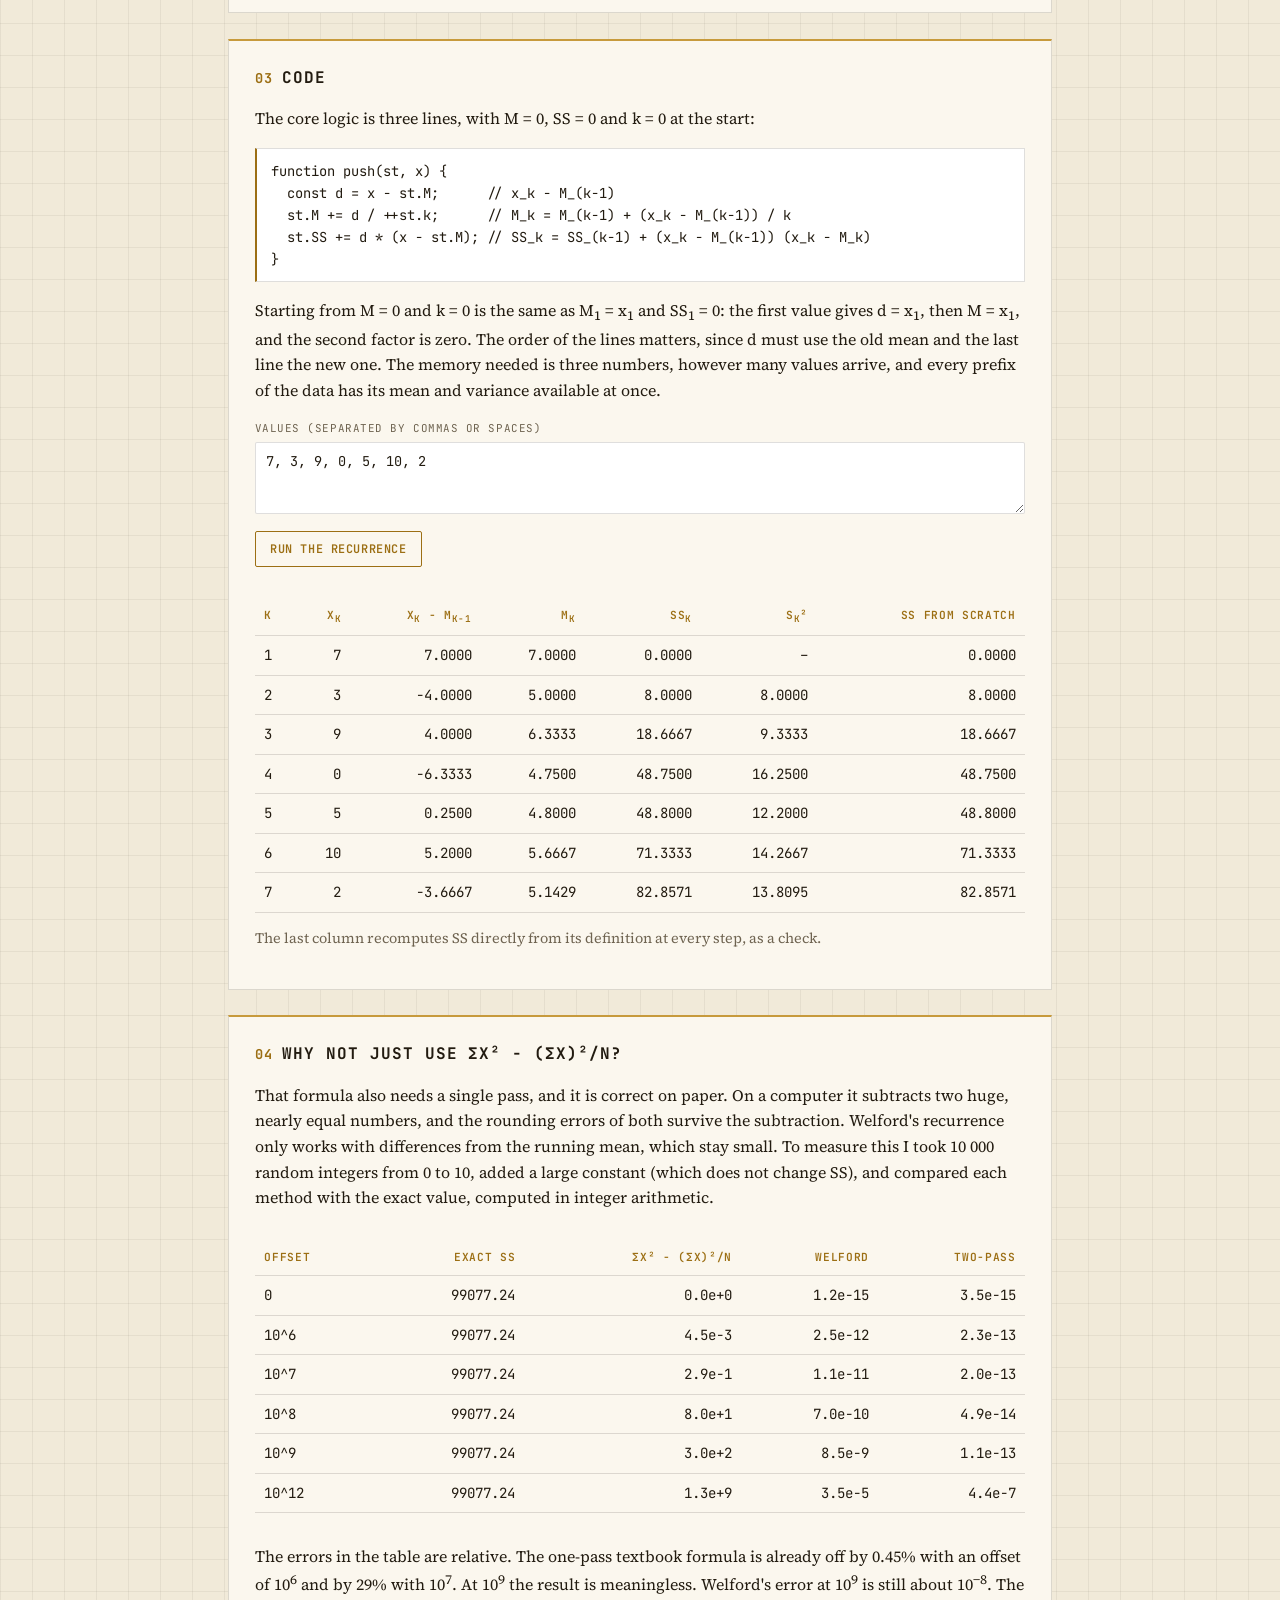
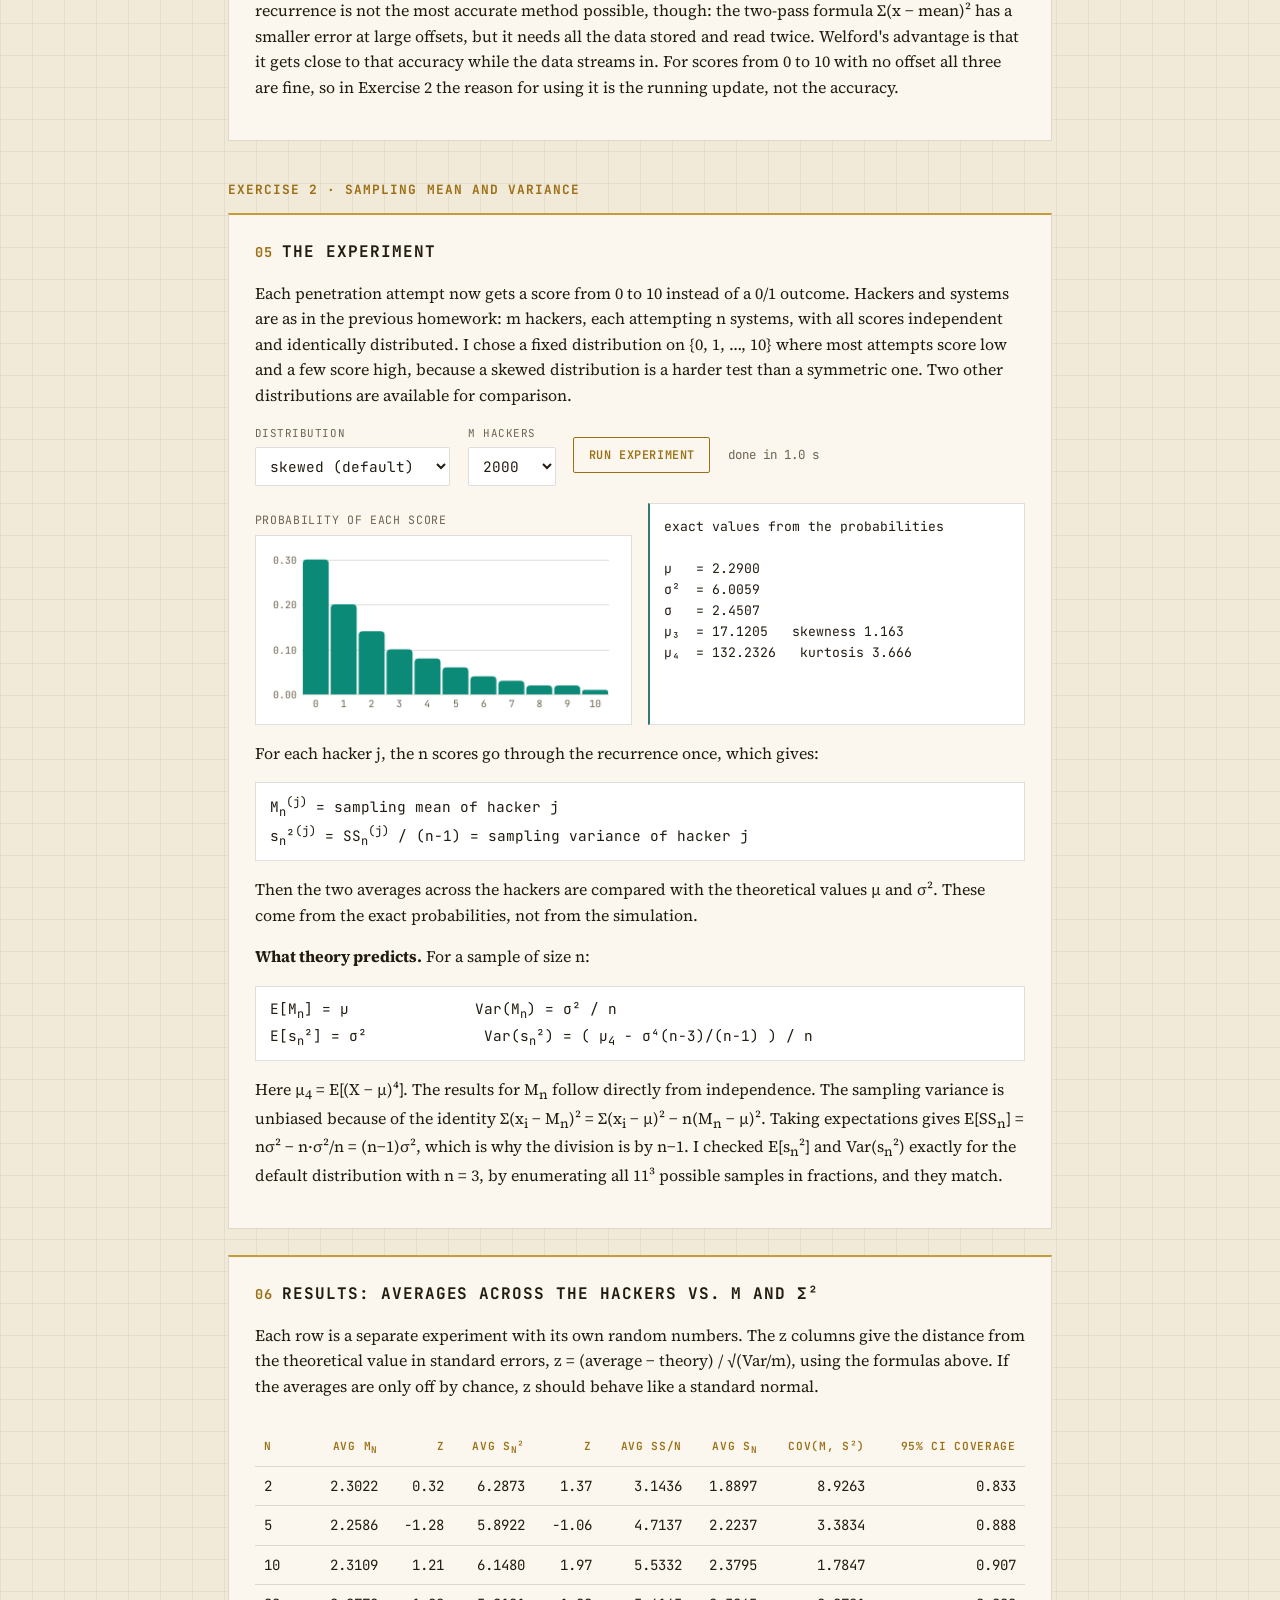
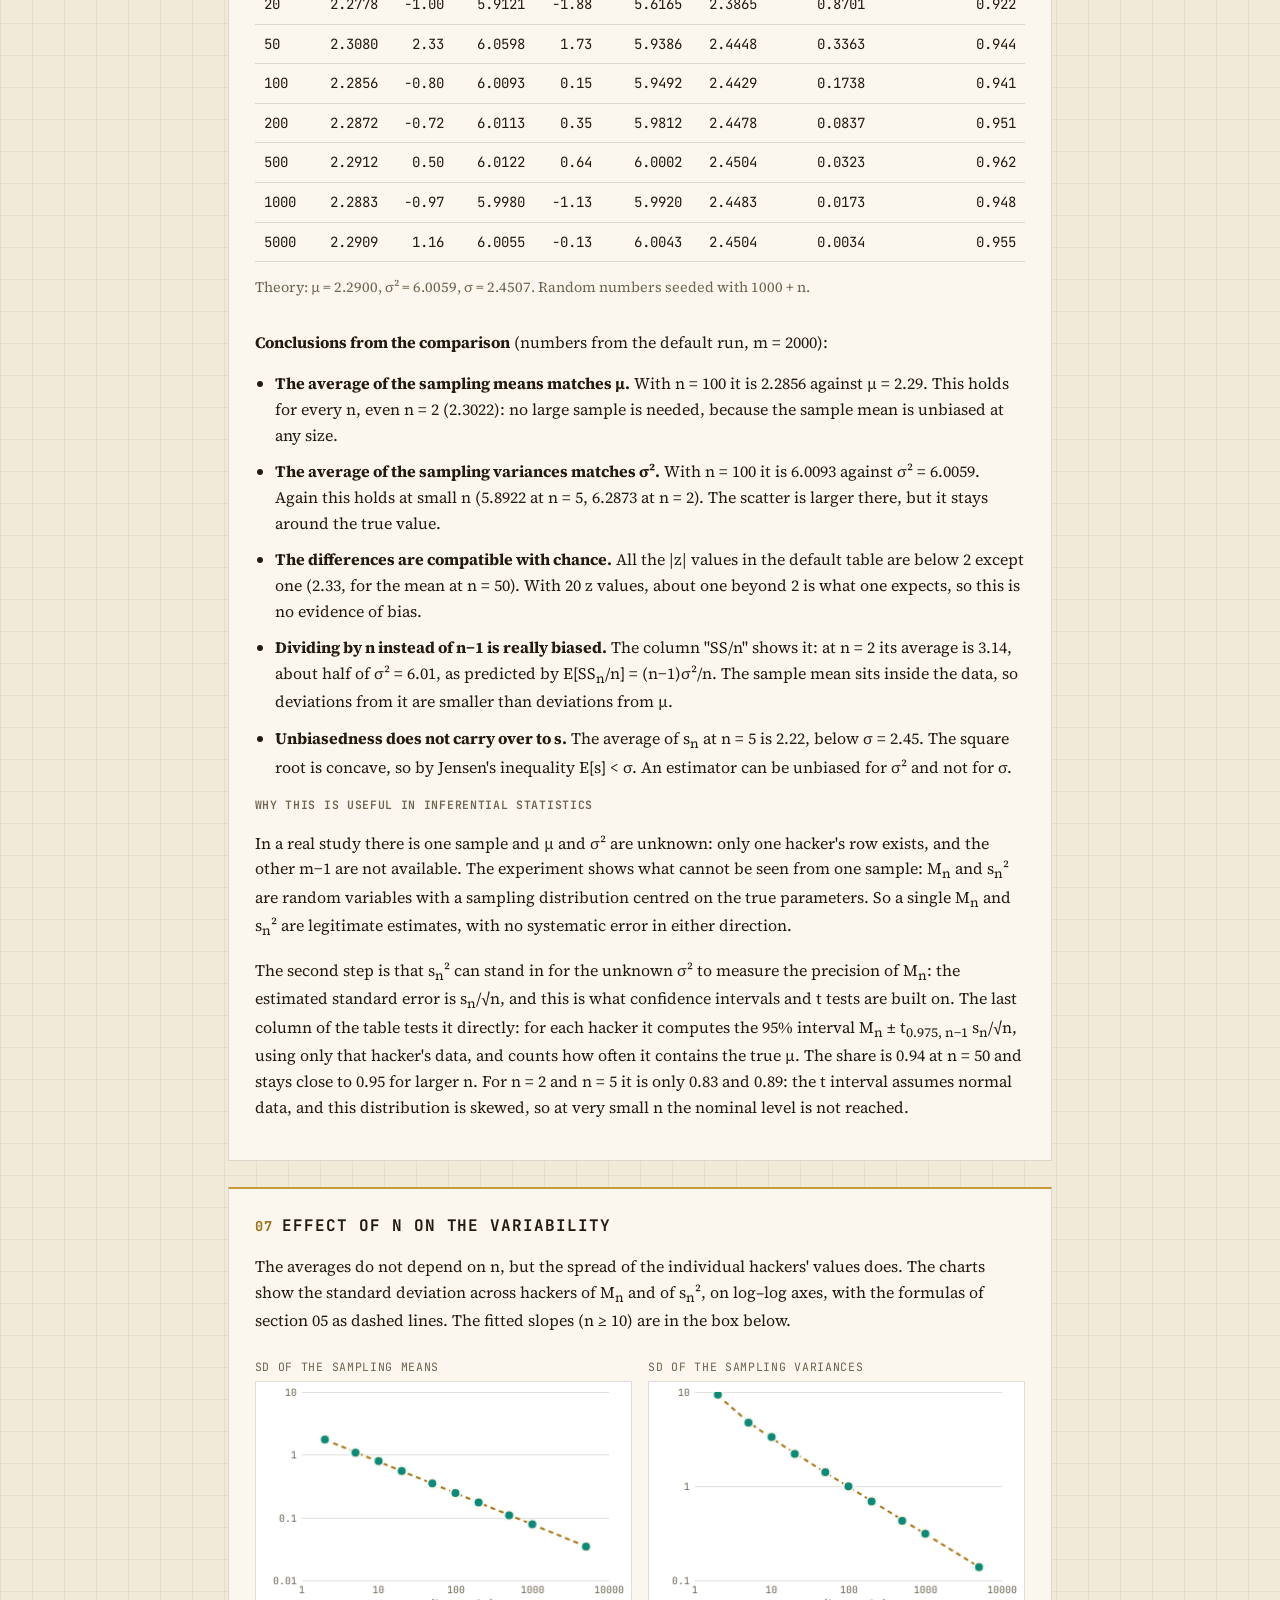
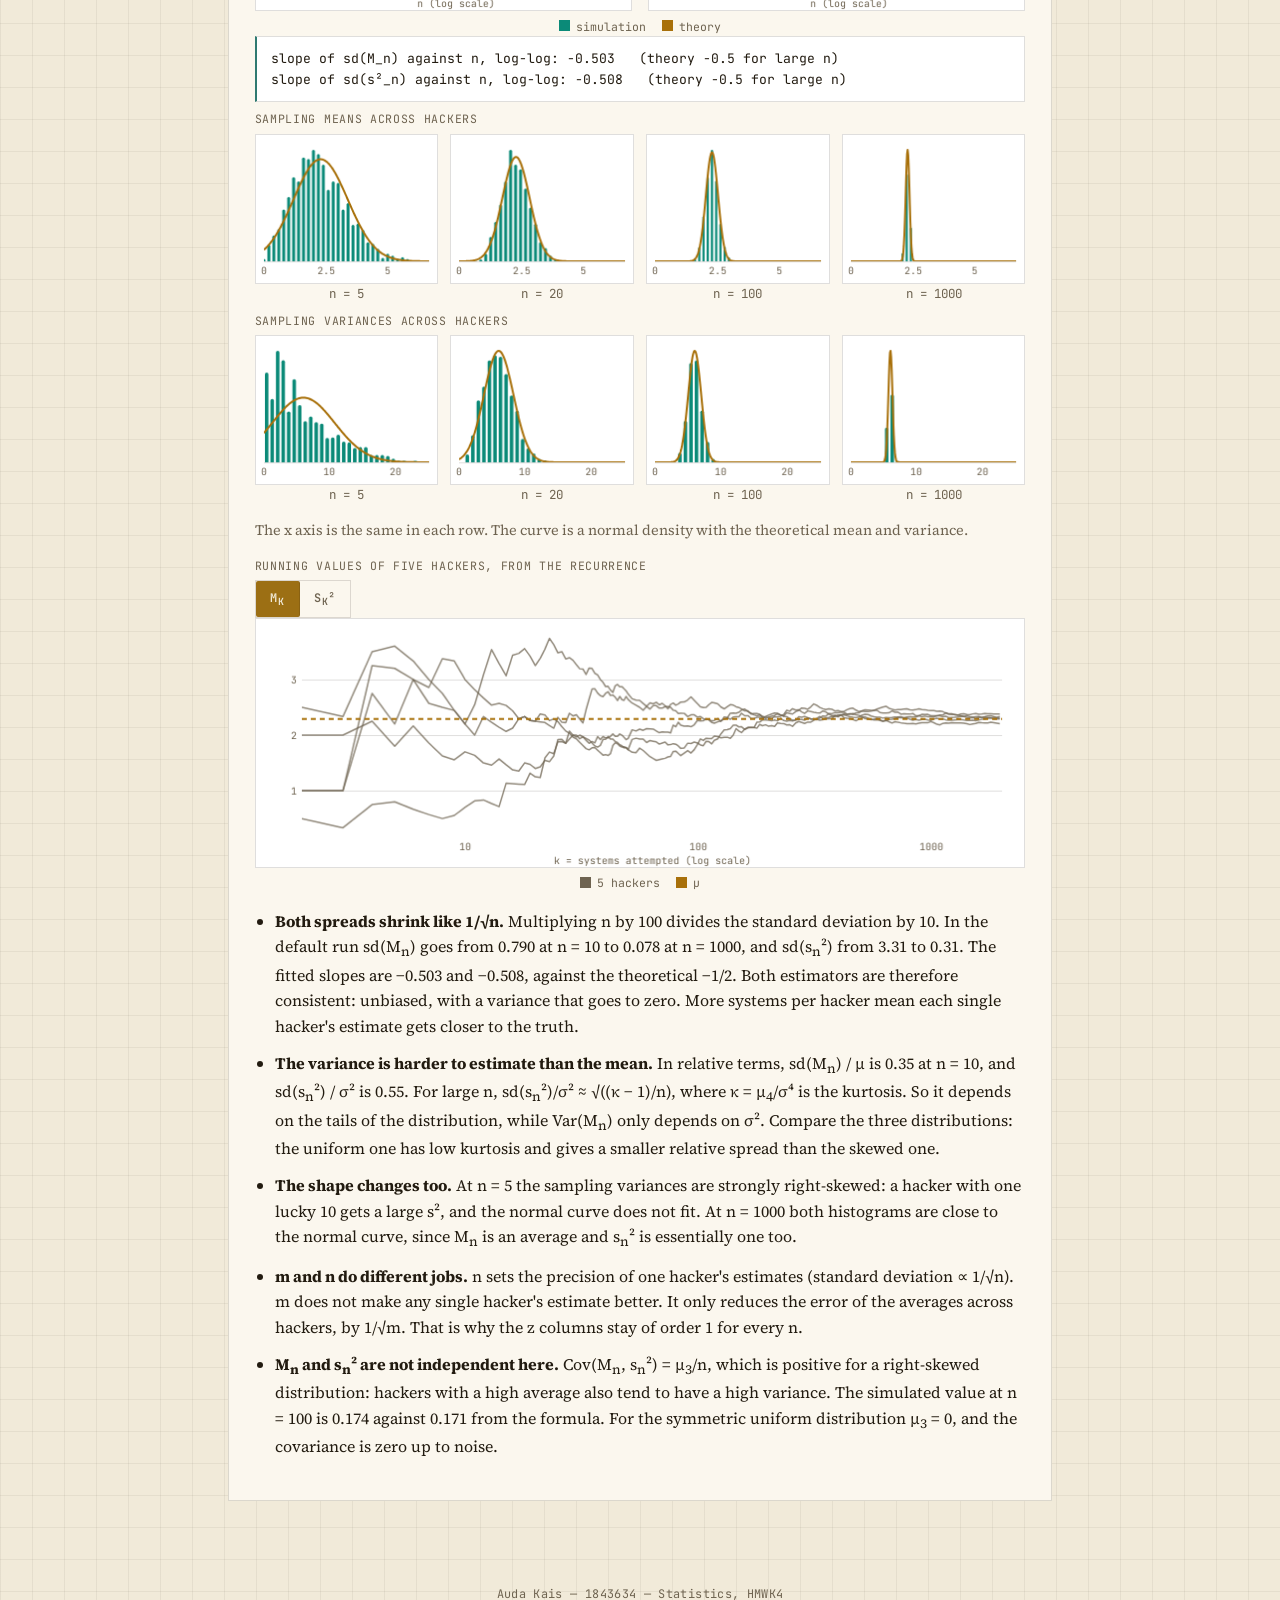
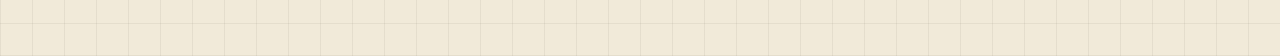
<file: hmwk4-welford/index.html>
<!DOCTYPE html>
<html lang="en">
<head>
<meta charset="UTF-8">
<meta name="viewport" content="width=device-width, initial-scale=1.0">
<title>Welford and Sampling</title>
<link rel="preconnect" href="https://fonts.googleapis.com">
<link rel="preconnect" href="https://fonts.gstatic.com" crossorigin>
<link href="https://fonts.googleapis.com/css2?family=JetBrains+Mono:wght@400;500;600;700;800&family=Source+Serif+4:ital,opsz,wght@0,8..60,400;0,8..60,500;0,8..60,600;1,8..60,400&display=swap" rel="stylesheet">
<link rel="stylesheet" href="style.css">
</head>
<body>

<div class="crop-marks" aria-hidden="true"></div>

<div class="sheet">

<header>
  <div class="titleblock">
    <div class="tb-cell"><span class="tb-label">doc</span><span class="tb-value">HW4 · WELFORD</span></div>
    <div class="tb-cell"><span class="tb-label">author</span><span class="tb-value">A. Kais</span></div>
    <div class="tb-cell"><span class="tb-label">id</span><span class="tb-value">1843634</span></div>
    <div class="tb-cell"><span class="tb-label">course</span><span class="tb-value">Statistics</span></div>
  </div>
  <h1>Welford's recurrence and the sampling mean and variance</h1>
  <p class="subtitle">
    First the recurrence formulas for the mean, the sum of squares and the variance, derived step by step.
    Then m hackers, n systems and a score from 0 to 10: each hacker's sampling mean and variance are computed
    with those formulas and compared with the true &mu; and &sigma;&sup2;.
  </p>
</header>

<main>

  <p class="ex-label">Exercise 1 &middot; Welford's recurrence formulas</p>

  <!-- ============================================================ 01 -->
  <section class="card">
    <h2><span class="num">01</span>Starting point: Knuth's recurrence for the mean</h2>
    <p>
      Let M<sub>k</sub> = (x<sub>1</sub> + &hellip; + x<sub>k</sub>)/k be the mean of the first k values. The
      idea is to write the new mean using the old mean, without keeping the whole sum. Since
      kM<sub>k</sub> = (k&minus;1)M<sub>k&minus;1</sub> + x<sub>k</sub>, adding and subtracting
      M<sub>k&minus;1</sub> gives:
    </p>
    <div class="formula">kM<sub>k</sub> = kM<sub>k&minus;1</sub> + (x<sub>k</sub> &minus; M<sub>k&minus;1</sub>)

M<sub>k</sub> = M<sub>k&minus;1</sub> + (x<sub>k</sub> &minus; M<sub>k&minus;1</sub>) / k,      M<sub>1</sub> = x<sub>1</sub></div>
    <p>
      The new value only moves the mean by a fraction 1/k of its distance from the old mean. The same
      relation will be used twice below, written as k(M<sub>k</sub> &minus; M<sub>k&minus;1</sub>) =
      x<sub>k</sub> &minus; M<sub>k&minus;1</sub>.
    </p>
  </section>

  <!-- ============================================================ 02 -->
  <section class="card">
    <h2><span class="num">02</span>Derivation for the sum of squares and the variance</h2>
    <p>
      The sum of squares is SS<sub>k</sub> = &Sigma;<sub>i&le;k</sub> (x<sub>i</sub> &minus; M<sub>k</sub>)&sup2;.
      Expanding the square gives the usual identity SS<sub>k</sub> = &Sigma;<sub>i&le;k</sub> x<sub>i</sub>&sup2;
      &minus; kM<sub>k</sub>&sup2;. As with the mean, I look at what changes when x<sub>k</sub> arrives. The two
      sums differ only by x<sub>k</sub>&sup2;, so:
    </p>
    <div class="formula">SS<sub>k</sub> &minus; SS<sub>k&minus;1</sub> = x<sub>k</sub>&sup2; &minus; kM<sub>k</sub>&sup2; + (k&minus;1)M<sub>k&minus;1</sub>&sup2;</div>
    <p>
      Replace one factor of the last term using (k&minus;1)M<sub>k&minus;1</sub> = kM<sub>k</sub> &minus;
      x<sub>k</sub>, so that (k&minus;1)M<sub>k&minus;1</sub>&sup2; = kM<sub>k</sub>M<sub>k&minus;1</sub> &minus;
      x<sub>k</sub>M<sub>k&minus;1</sub>. Then group the terms with x<sub>k</sub> and those with k:
    </p>
    <div class="formula">SS<sub>k</sub> &minus; SS<sub>k&minus;1</sub> = x<sub>k</sub>&sup2; &minus; x<sub>k</sub>M<sub>k&minus;1</sub> &minus; kM<sub>k</sub>&sup2; + kM<sub>k</sub>M<sub>k&minus;1</sub>
                  = x<sub>k</sub>(x<sub>k</sub> &minus; M<sub>k&minus;1</sub>) &minus; M<sub>k</sub> &middot; k(M<sub>k</sub> &minus; M<sub>k&minus;1</sub>)
                  = x<sub>k</sub>(x<sub>k</sub> &minus; M<sub>k&minus;1</sub>) &minus; M<sub>k</sub>(x<sub>k</sub> &minus; M<sub>k&minus;1</sub>)</div>
    <p>The last line used Knuth's relation. Collecting the common factor gives Welford's formula:</p>
    <div class="formula"><strong>SS<sub>k</sub> = SS<sub>k&minus;1</sub> + (x<sub>k</sub> &minus; M<sub>k&minus;1</sub>)(x<sub>k</sub> &minus; M<sub>k</sub>),      SS<sub>1</sub> = 0</strong></div>
    <p>
      The two factors are the distance of x<sub>k</sub> from the mean before and after the update. Since
      x<sub>k</sub> &minus; M<sub>k</sub> = (x<sub>k</sub> &minus; M<sub>k&minus;1</sub>)(k&minus;1)/k, they
      have the same sign, so SS never decreases, which is what a sum of squares should do. The same fact gives an
      equivalent form that only uses the old mean: SS<sub>k</sub> = SS<sub>k&minus;1</sub> +
      (k&minus;1)/k &middot; (x<sub>k</sub> &minus; M<sub>k&minus;1</sub>)&sup2;.
    </p>
    <p>
      <strong>Variance.</strong> The sample variance is s<sub>k</sub>&sup2; = SS<sub>k</sub>/(k&minus;1) for
      k &ge; 2. Dividing the last form by k&minus;1, and using SS<sub>k&minus;1</sub> =
      (k&minus;2)s<sub>k&minus;1</sub>&sup2;, gives a recurrence directly on the variance:
    </p>
    <div class="formula">s<sub>k</sub>&sup2; = (k&minus;2)/(k&minus;1) &middot; s<sub>k&minus;1</sub>&sup2; + (x<sub>k</sub> &minus; M<sub>k&minus;1</sub>)&sup2; / k,      k &ge; 2</div>
    <p>
      In practice it is simpler to update SS and divide only when the variance is needed, and that is what the
      code below does.
    </p>
  </section>

  <!-- ============================================================ 03 -->
  <section class="card">
    <h2><span class="num">03</span>Code</h2>
    <p>The core logic is three lines, with M = 0, SS = 0 and k = 0 at the start:</p>
    <pre class="code">function push(st, x) {
  const d = x - st.M;      // x_k - M_(k-1)
  st.M += d / ++st.k;      // M_k = M_(k-1) + (x_k - M_(k-1)) / k
  st.SS += d * (x - st.M); // SS_k = SS_(k-1) + (x_k - M_(k-1)) (x_k - M_k)
}</pre>
    <p>
      Starting from M = 0 and k = 0 is the same as M<sub>1</sub> = x<sub>1</sub> and SS<sub>1</sub> = 0: the first
      value gives d = x<sub>1</sub>, then M = x<sub>1</sub>, and the second factor is zero. The order of the
      lines matters, since d must use the old mean and the last line the new one. The memory needed is three
      numbers, however many values arrive, and every prefix of the data has its mean and variance available
      at once.
    </p>
    <div class="controls">
      <label class="wide">
        values (separated by commas or spaces)
        <textarea id="traceInput">7, 3, 9, 0, 5, 10, 2</textarea>
      </label>
      <button id="traceBtn">Run the recurrence</button>
    </div>
    <div class="table-wrap"><div id="traceOut"></div></div>
  </section>

  <!-- ============================================================ 04 -->
  <section class="card">
    <h2><span class="num">04</span>Why not just use &Sigma;x&sup2; &minus; (&Sigma;x)&sup2;/n?</h2>
    <p>
      That formula also needs a single pass, and it is correct on paper. On a computer it subtracts two huge,
      nearly equal numbers, and the rounding errors of both survive the subtraction. Welford's recurrence only
      works with differences from the running mean, which stay small. To measure this I took 10&nbsp;000 random
      integers from 0 to 10, added a large constant (which does not change SS), and compared each method
      with the exact value, computed in integer arithmetic.
    </p>
    <div class="table-wrap"><div id="stabilityTable"></div></div>
    <p>
      The errors in the table are relative. The one-pass textbook formula is already off by 0.45% with an offset of
      10<sup>6</sup> and by 29% with 10<sup>7</sup>. At 10<sup>9</sup> the result is meaningless. Welford's error at
      10<sup>9</sup> is still about 10<sup>&minus;8</sup>. The recurrence is not the most accurate method
      possible, though: the two-pass formula &Sigma;(x &minus; mean)&sup2; has a smaller error at large offsets,
      but it needs all the data stored and read twice. Welford's advantage is that it gets
      close to that accuracy while the data streams in. For scores from 0 to 10 with no offset all
      three are fine, so in Exercise 2 the reason for using it is the running update, not the accuracy.
    </p>
  </section>

  <p class="ex-label">Exercise 2 &middot; Sampling mean and variance</p>

  <!-- ============================================================ 05 -->
  <section class="card">
    <h2><span class="num">05</span>The experiment</h2>
    <p>
      Each penetration attempt now gets a score from 0 to 10 instead of a 0/1 outcome. Hackers and
      systems are as in the previous homework: m hackers, each attempting n systems, with all scores
      independent and identically distributed. I chose a fixed distribution on {0, 1, &hellip;, 10} where most
      attempts score low and a few score high, because a skewed distribution is a harder test than a
      symmetric one. Two other distributions are available for comparison.
    </p>
    <div class="controls">
      <label>
        distribution
        <select id="distSel"></select>
      </label>
      <label>
        m hackers
        <select id="mSel">
          <option value="200">200</option>
          <option value="2000" selected>2000</option>
          <option value="10000">10000</option>
        </select>
      </label>
      <button id="runBtn">Run experiment</button>
      <span id="runStatus" class="status"></span>
    </div>
    <div class="two-col">
      <div>
        <div class="chart-title">probability of each score</div>
        <div class="chart" id="pmfChart"></div>
      </div>
      <div id="momOut" class="mono small data-block"></div>
    </div>
    <p>For each hacker j, the n scores go through the recurrence once, which gives:</p>
    <div class="formula">M<sub>n</sub><sup>(j)</sup> = sampling mean of hacker j
s<sub>n</sub>&sup2;<sup>(j)</sup> = SS<sub>n</sub><sup>(j)</sup> / (n&minus;1) = sampling variance of hacker j</div>
    <p>
      Then the two averages across the hackers are compared with the theoretical values &mu; and &sigma;&sup2;.
      These come from the exact probabilities, not from the simulation.
    </p>
    <p><strong>What theory predicts.</strong> For a sample of size n:</p>
    <div class="formula">E[M<sub>n</sub>] = &mu;              Var(M<sub>n</sub>) = &sigma;&sup2; / n
E[s<sub>n</sub>&sup2;] = &sigma;&sup2;             Var(s<sub>n</sub>&sup2;) = ( &mu;<sub>4</sub> &minus; &sigma;&#8308;(n&minus;3)/(n&minus;1) ) / n</div>
    <p>
      Here &mu;<sub>4</sub> = E[(X &minus; &mu;)&#8308;]. The results for M<sub>n</sub> follow directly from
      independence. The sampling variance is unbiased because of the identity
      &Sigma;(x<sub>i</sub> &minus; M<sub>n</sub>)&sup2; = &Sigma;(x<sub>i</sub> &minus; &mu;)&sup2; &minus;
      n(M<sub>n</sub> &minus; &mu;)&sup2;. Taking expectations gives E[SS<sub>n</sub>] = n&sigma;&sup2; &minus;
      n&middot;&sigma;&sup2;/n = (n&minus;1)&sigma;&sup2;, which is why the division is by n&minus;1. I checked E[s<sub>n</sub>&sup2;] and
      Var(s<sub>n</sub>&sup2;) exactly for the default distribution with n = 3, by enumerating all 11&sup3; possible
      samples in fractions, and they match.
    </p>
  </section>

  <!-- ============================================================ 06 -->
  <section class="card">
    <h2><span class="num">06</span>Results: averages across the hackers vs. &mu; and &sigma;&sup2;</h2>
    <p>
      Each row is a separate experiment with its own random numbers. The z columns give the distance from the
      theoretical value in standard errors, z = (average &minus; theory) / &radic;(Var/m), using the formulas above.
      If the averages are only off by chance, z should behave like a standard normal.
    </p>
    <div class="table-wrap"><div id="resultTable"></div></div>
    <p><strong>Conclusions from the comparison</strong> (numbers from the default run, m = 2000):</p>
    <ul>
      <li>
        <strong>The average of the sampling means matches &mu;.</strong> With n = 100 it is 2.2856 against
        &mu; = 2.29. This holds for every n, even n = 2 (2.3022): no large sample is needed, because the
        sample mean is unbiased at any size.
      </li>
      <li>
        <strong>The average of the sampling variances matches &sigma;&sup2;.</strong> With n = 100 it is 6.0093
        against &sigma;&sup2; = 6.0059. Again this holds at small n (5.8922 at n = 5, 6.2873 at n = 2). The
        scatter is larger there, but it stays around the true value.
      </li>
      <li>
        <strong>The differences are compatible with chance.</strong> All the |z| values in the default table are
        below 2 except one (2.33, for the mean at n = 50). With 20 z values, about one beyond 2 is what
        one expects, so this is no evidence of bias.
      </li>
      <li>
        <strong>Dividing by n instead of n&minus;1 is really biased.</strong> The column "SS/n" shows it: at n = 2
        its average is 3.14, about half of &sigma;&sup2; = 6.01, as predicted by
        E[SS<sub>n</sub>/n] = (n&minus;1)&sigma;&sup2;/n. The sample mean sits inside the data, so
        deviations from it are smaller than deviations from &mu;.
      </li>
      <li>
        <strong>Unbiasedness does not carry over to s.</strong> The average of s<sub>n</sub> at n = 5 is 2.22,
        below &sigma; = 2.45. The square root is concave, so by Jensen's inequality E[s] &lt; &sigma;. An
        estimator can be unbiased for &sigma;&sup2; and not for &sigma;.
      </li>
    </ul>

    <h3 style="text-align:left">why this is useful in inferential statistics</h3>
    <p>
      In a real study there is one sample and &mu; and &sigma;&sup2; are unknown: only one hacker's row
      exists, and the other m&minus;1 are not available. The experiment shows what cannot be seen from one
      sample: M<sub>n</sub> and s<sub>n</sub>&sup2; are random variables with a sampling distribution centred on the true
      parameters. So a single M<sub>n</sub> and s<sub>n</sub>&sup2; are legitimate estimates, with no systematic error in
      either direction.
    </p>
    <p>
      The second step is that s<sub>n</sub>&sup2; can stand in for the unknown &sigma;&sup2; to measure the precision of
      M<sub>n</sub>: the estimated standard error is s<sub>n</sub>/&radic;n, and this is what confidence
      intervals and t tests are built on. The last column of the table tests it directly: for each hacker
      it computes the 95% interval M<sub>n</sub> &plusmn; t<sub>0.975, n&minus;1</sub> s<sub>n</sub>/&radic;n, using
      only that hacker's data, and counts how often it contains the true &mu;. The share is 0.94 at n = 50 and
      stays close to 0.95 for larger n. For n = 2 and n = 5 it is only 0.83 and 0.89: the t interval assumes
      normal data, and this distribution is skewed, so at very small n the nominal level is not reached.
    </p>
  </section>

  <!-- ============================================================ 07 -->
  <section class="card">
    <h2><span class="num">07</span>Effect of n on the variability</h2>
    <p>
      The averages do not depend on n, but the spread of the individual hackers' values does. The charts
      show the standard deviation across hackers of M<sub>n</sub> and of s<sub>n</sub>&sup2;, on log&ndash;log axes,
      with the formulas of section 05 as dashed lines. The fitted slopes (n &ge; 10) are in the box below.
    </p>
    <div class="two-col">
      <div><div class="chart-title">sd of the sampling means</div><div class="chart" id="sdMeanChart"></div></div>
      <div><div class="chart-title">sd of the sampling variances</div><div class="chart" id="sdVarChart"></div></div>
    </div>
    <div class="legend" id="sdLegend"></div>
    <div id="slopeOut" class="mono small data-block"></div>

    <div class="chart-title">sampling means across hackers</div>
    <div class="grid4" id="histMeans"></div>
    <div class="chart-title">sampling variances across hackers</div>
    <div class="grid4" id="histVars"></div>
    <p class="hint">The x axis is the same in each row. The curve is a normal density with the theoretical mean and variance.</p>

    <div class="chart-title">running values of five hackers, from the recurrence</div>
    <div class="seg" id="runQty">
      <button data-v="M" class="on">M<sub>k</sub></button>
      <button data-v="S2">s<sub>k</sub>&sup2;</button>
    </div>
    <div class="chart" id="runChart"></div>
    <div class="legend" id="runLegend"></div>

    <ul>
      <li>
        <strong>Both spreads shrink like 1/&radic;n.</strong> Multiplying n by 100 divides the standard deviation by
        10. In the default run sd(M<sub>n</sub>) goes from 0.790 at n = 10 to 0.078 at n = 1000, and
        sd(s<sub>n</sub>&sup2;) from 3.31 to 0.31. The fitted slopes are &minus;0.503 and &minus;0.508, against
        the theoretical &minus;1/2. Both estimators are therefore consistent: unbiased, with a variance that goes
        to zero. More systems per hacker mean each single hacker's estimate gets closer to the truth.
      </li>
      <li>
        <strong>The variance is harder to estimate than the mean.</strong> In relative terms, sd(M<sub>n</sub>) /
        &mu; is 0.35 at n = 10, and sd(s<sub>n</sub>&sup2;) / &sigma;&sup2; is 0.55. For large n,
        sd(s<sub>n</sub>&sup2;)/&sigma;&sup2; &asymp; &radic;((&kappa; &minus; 1)/n), where &kappa; =
        &mu;<sub>4</sub>/&sigma;&#8308; is the kurtosis. So it depends on the tails of the distribution, while
        Var(M<sub>n</sub>) only depends on &sigma;&sup2;. Compare the three distributions: the uniform one has
        low kurtosis and gives a smaller relative spread than the skewed one.
      </li>
      <li>
        <strong>The shape changes too.</strong> At n = 5 the sampling variances are strongly right-skewed: a
        hacker with one lucky 10 gets a large s&sup2;, and the normal curve does not fit. At n = 1000 both
        histograms are close to the normal curve, since M<sub>n</sub> is an average and s<sub>n</sub>&sup2; is
        essentially one too.
      </li>
      <li>
        <strong>m and n do different jobs.</strong> n sets the precision of one hacker's estimates (standard
        deviation &prop; 1/&radic;n). m does not make any single hacker's estimate better. It only reduces the
        error of the averages across hackers, by 1/&radic;m. That is why the z columns stay of order 1 for every n.
      </li>
      <li>
        <strong>M<sub>n</sub> and s<sub>n</sub>&sup2; are not independent here.</strong> Cov(M<sub>n</sub>,
        s<sub>n</sub>&sup2;) = &mu;<sub>3</sub>/n, which is positive for a right-skewed distribution: hackers
        with a high average also tend to have a high variance. The simulated value at n = 100 is 0.174 against
        0.171 from the formula. For the symmetric uniform distribution &mu;<sub>3</sub> = 0, and the covariance
        is zero up to noise.
      </li>
    </ul>
  </section>

</main>

<footer>
  <p>Auda Kais &mdash; 1843634 &mdash; Statistics, HMWK4</p>
</footer>

</div>

<div class="tooltip" id="tooltip"></div>

<script src="welford.js"></script>
<script src="chart.js"></script>
<script src="main.js"></script>
</body>
</html>
</file>
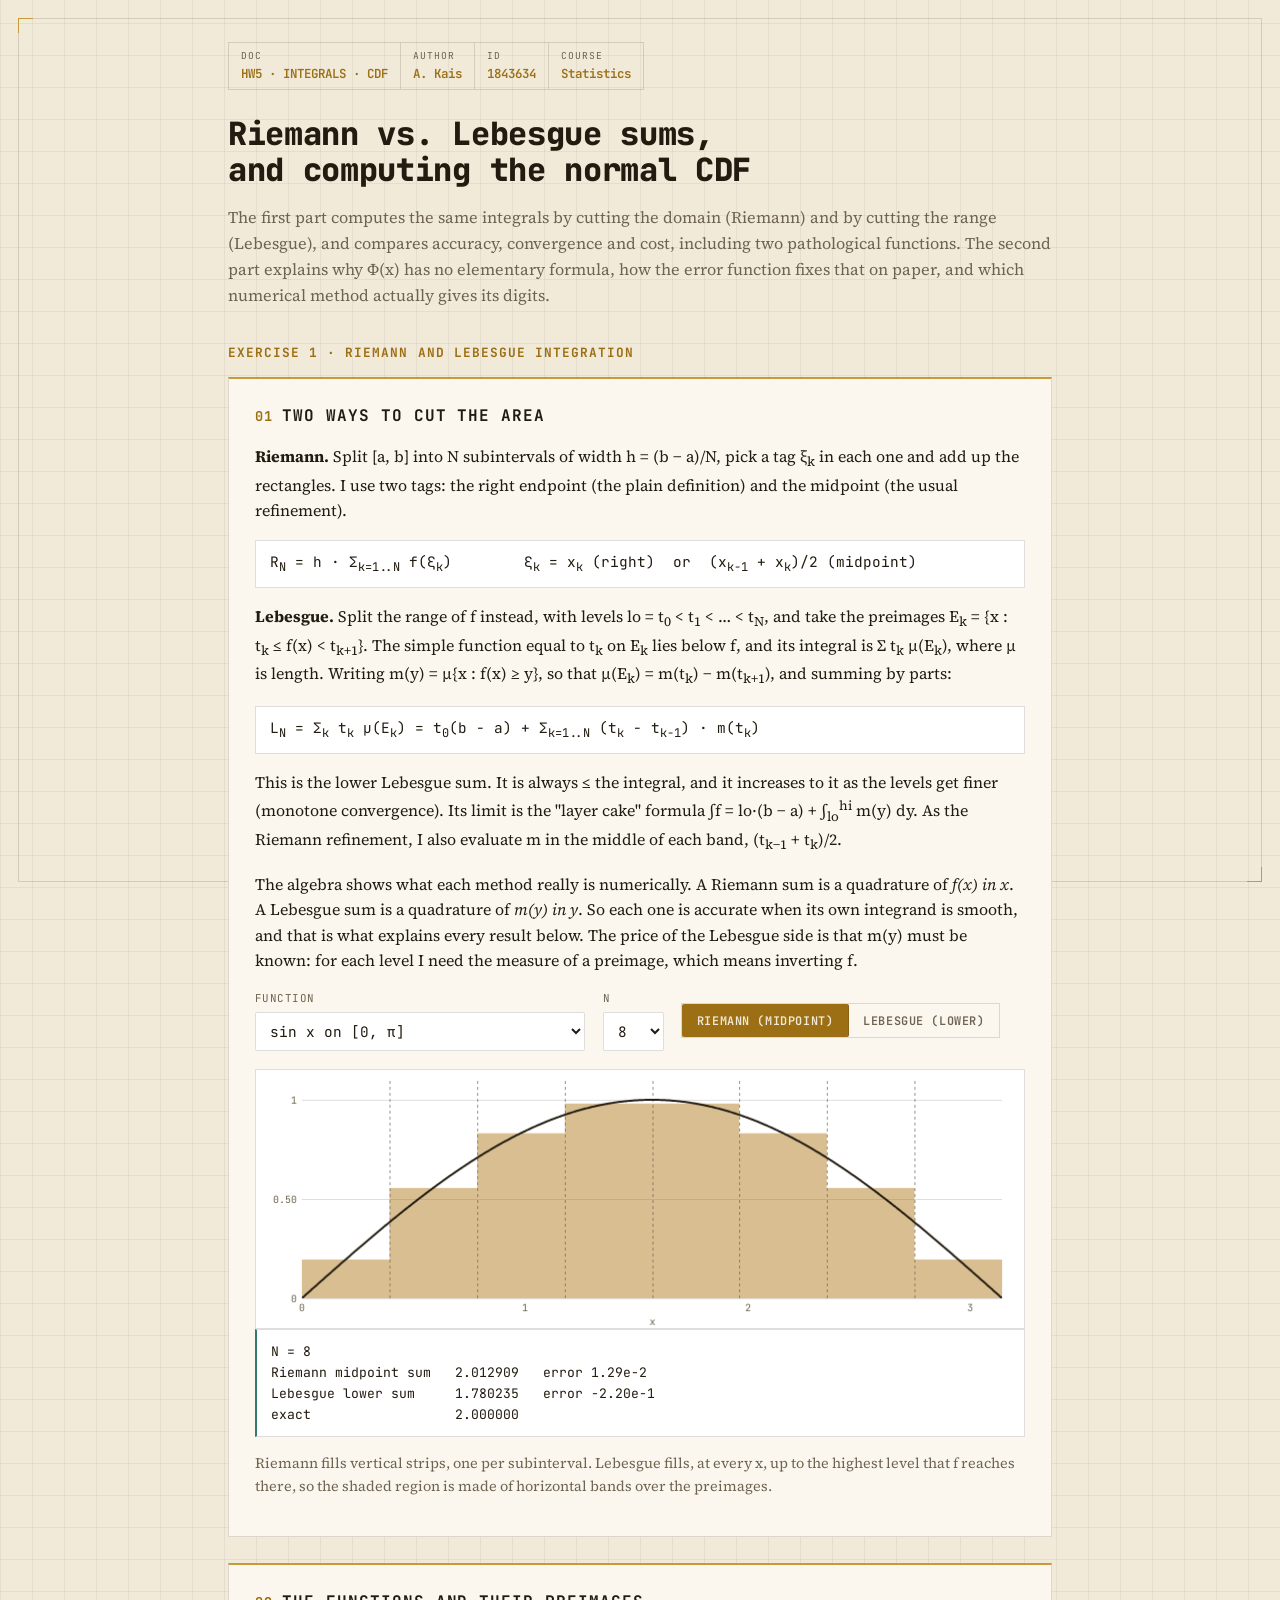
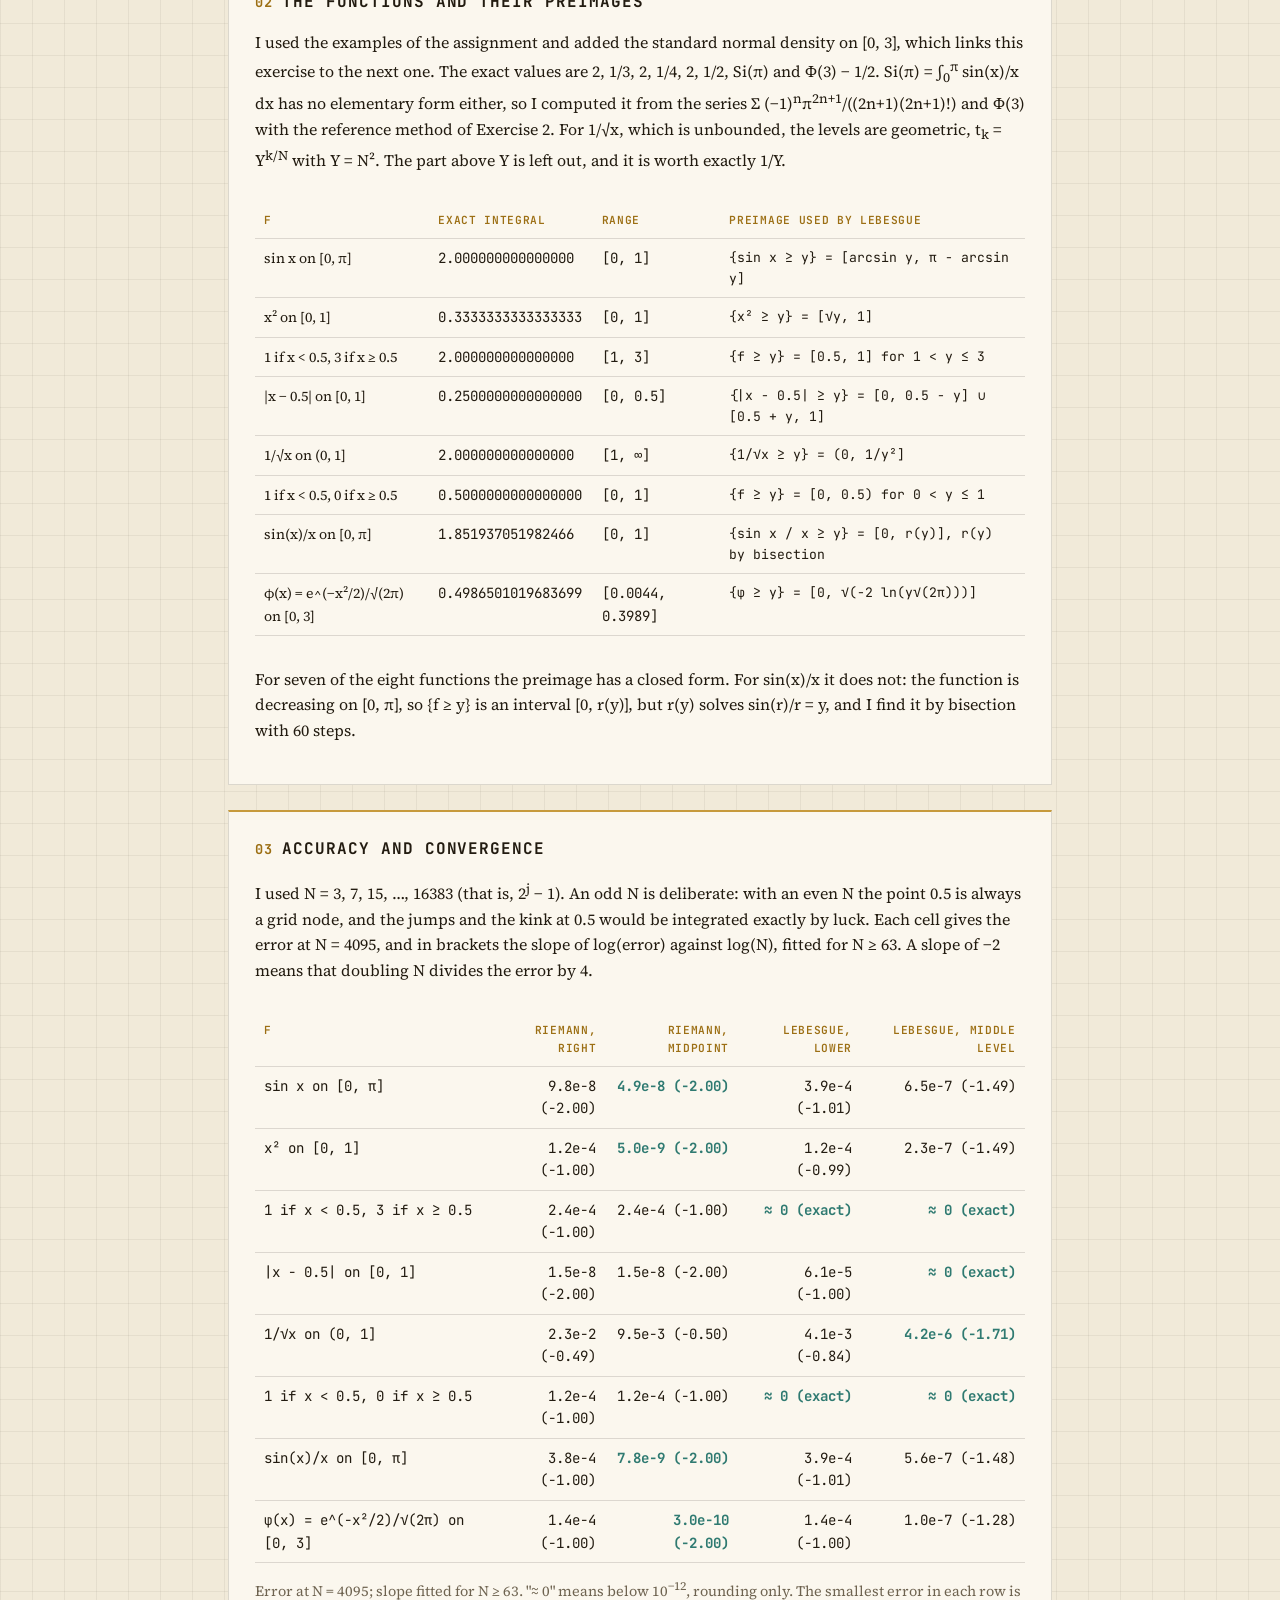
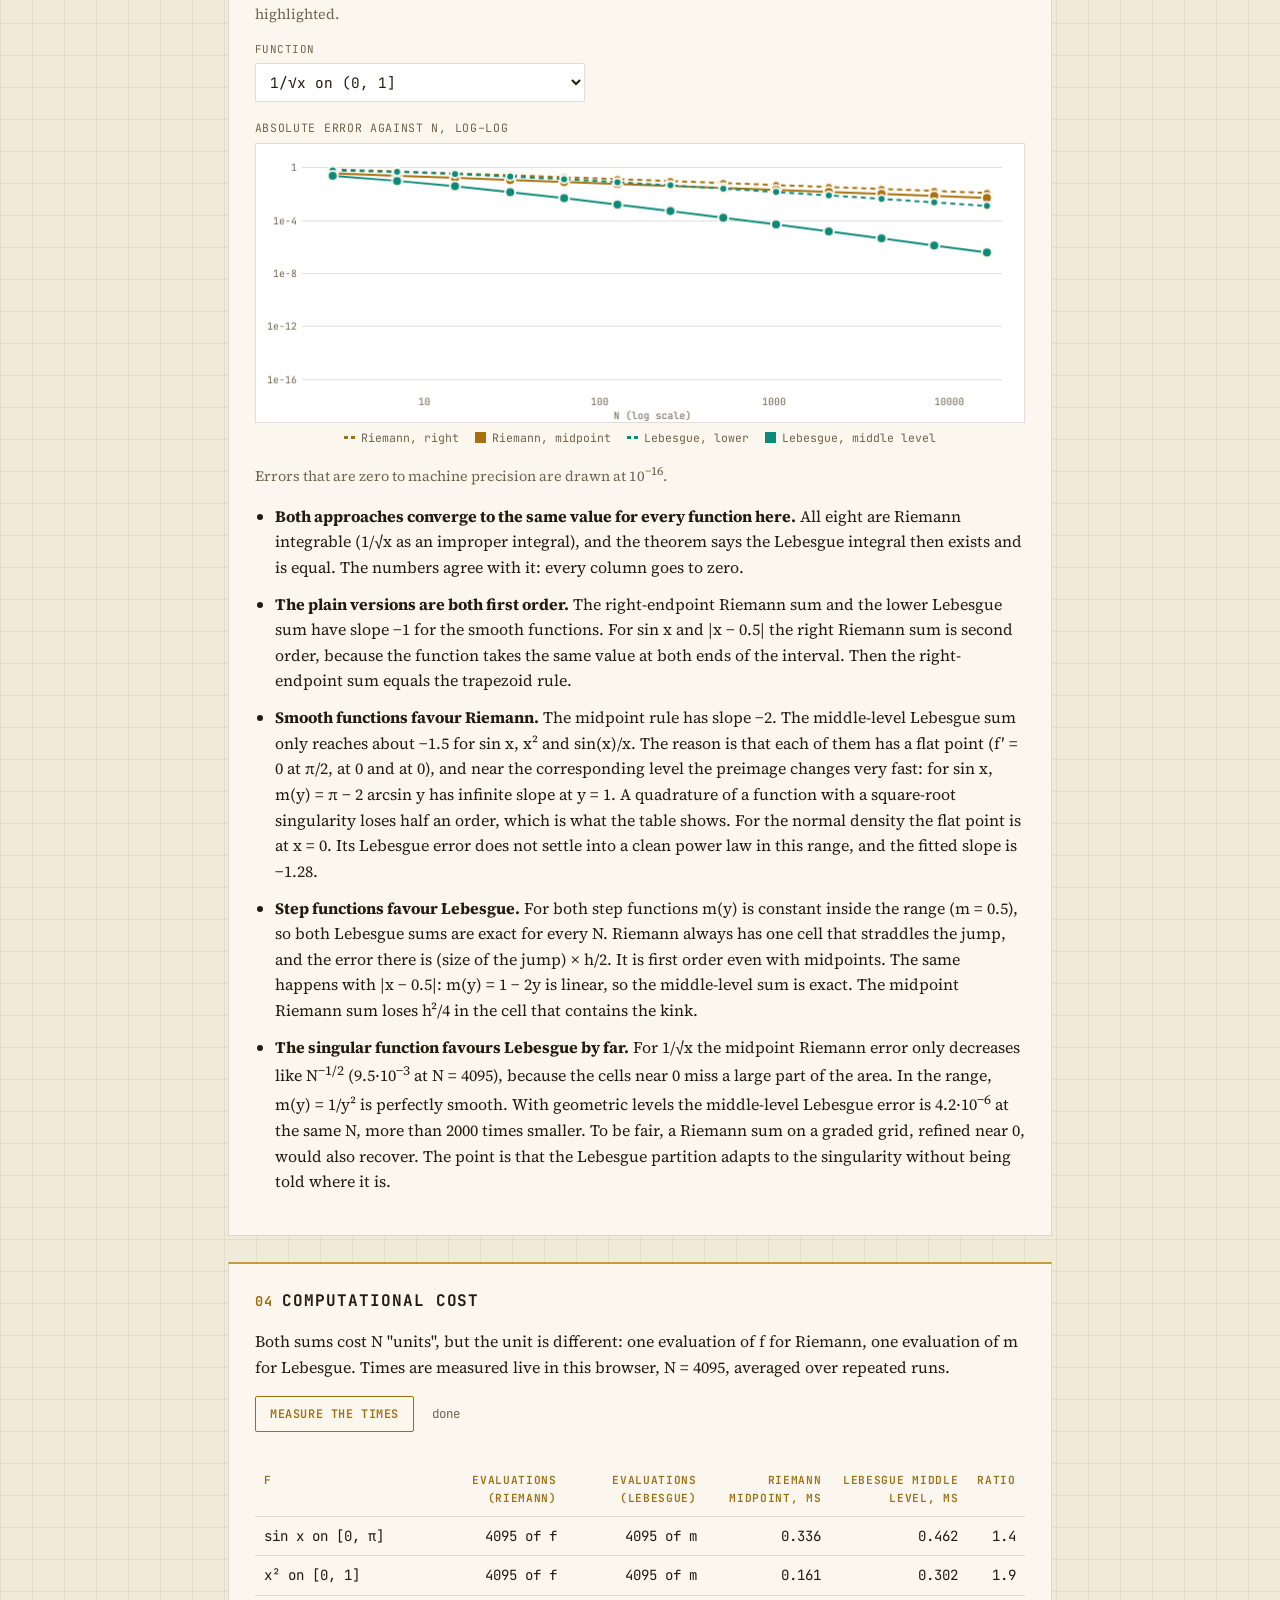
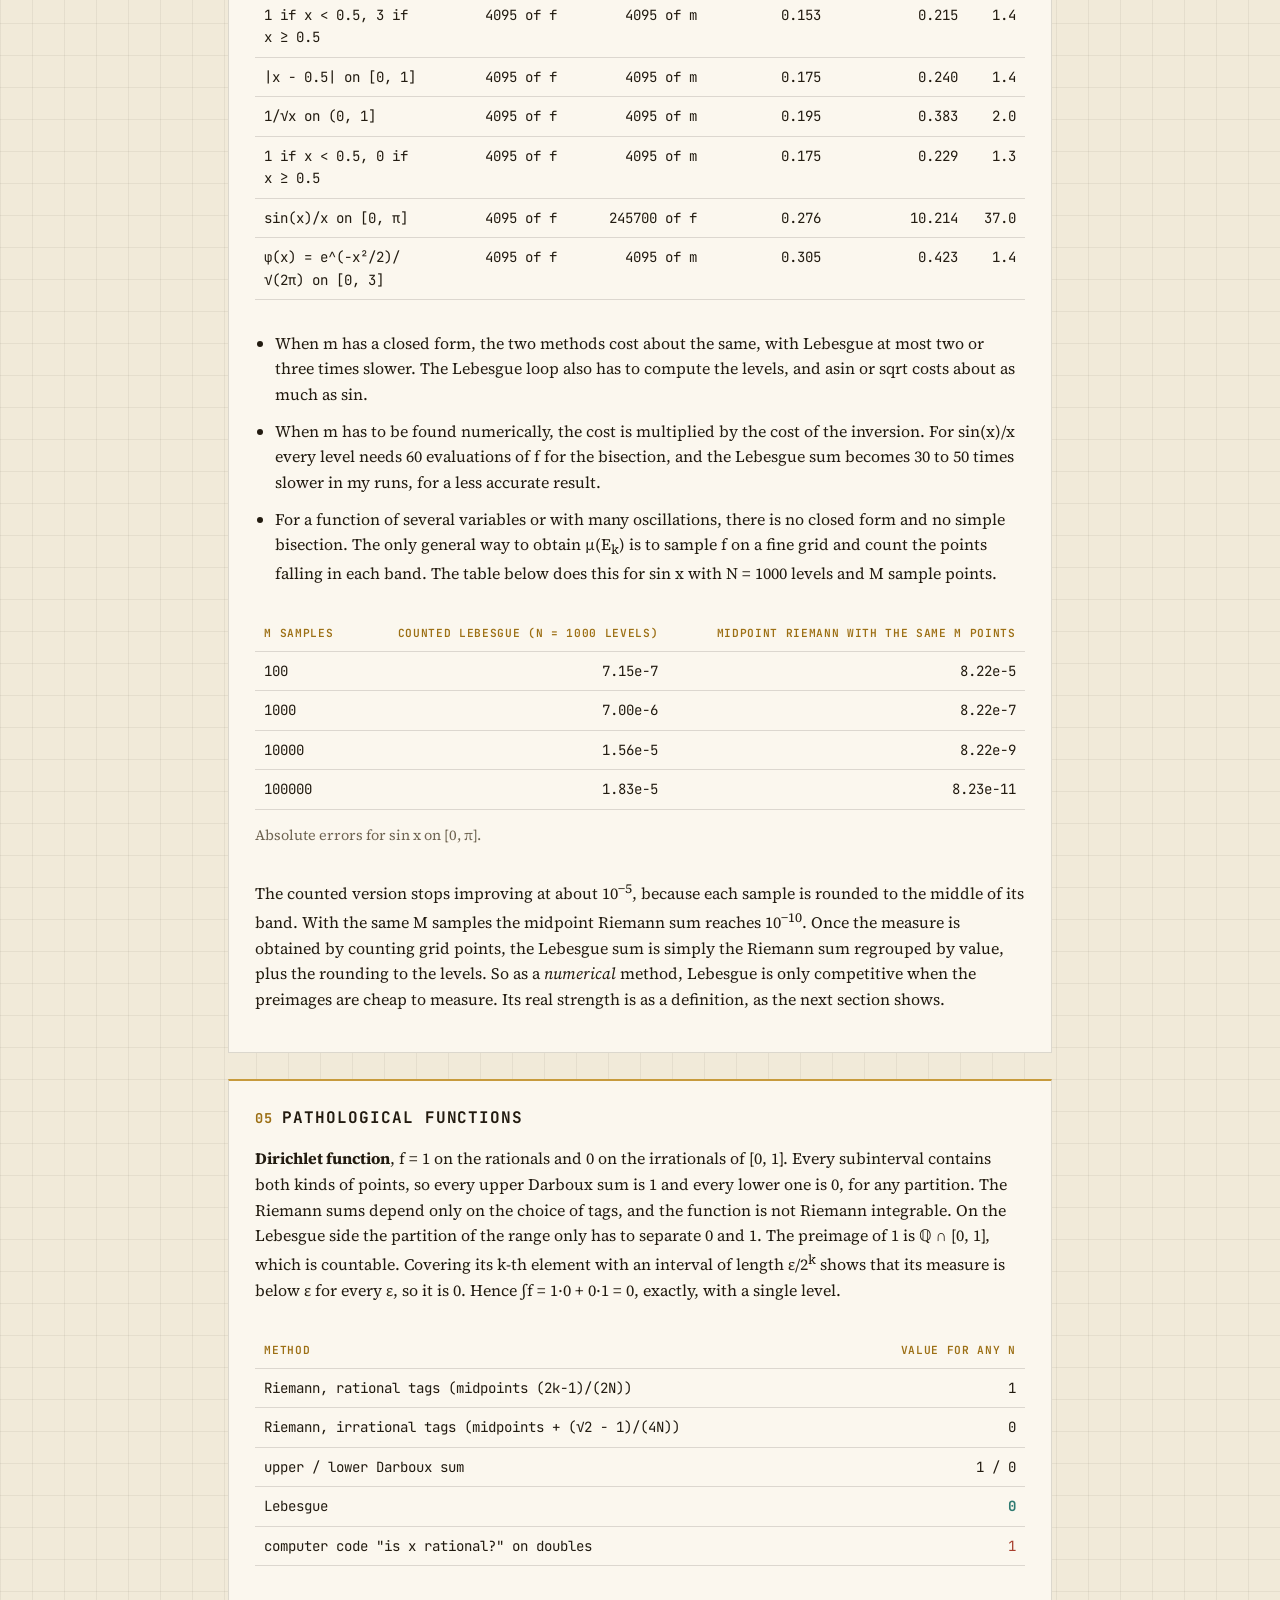
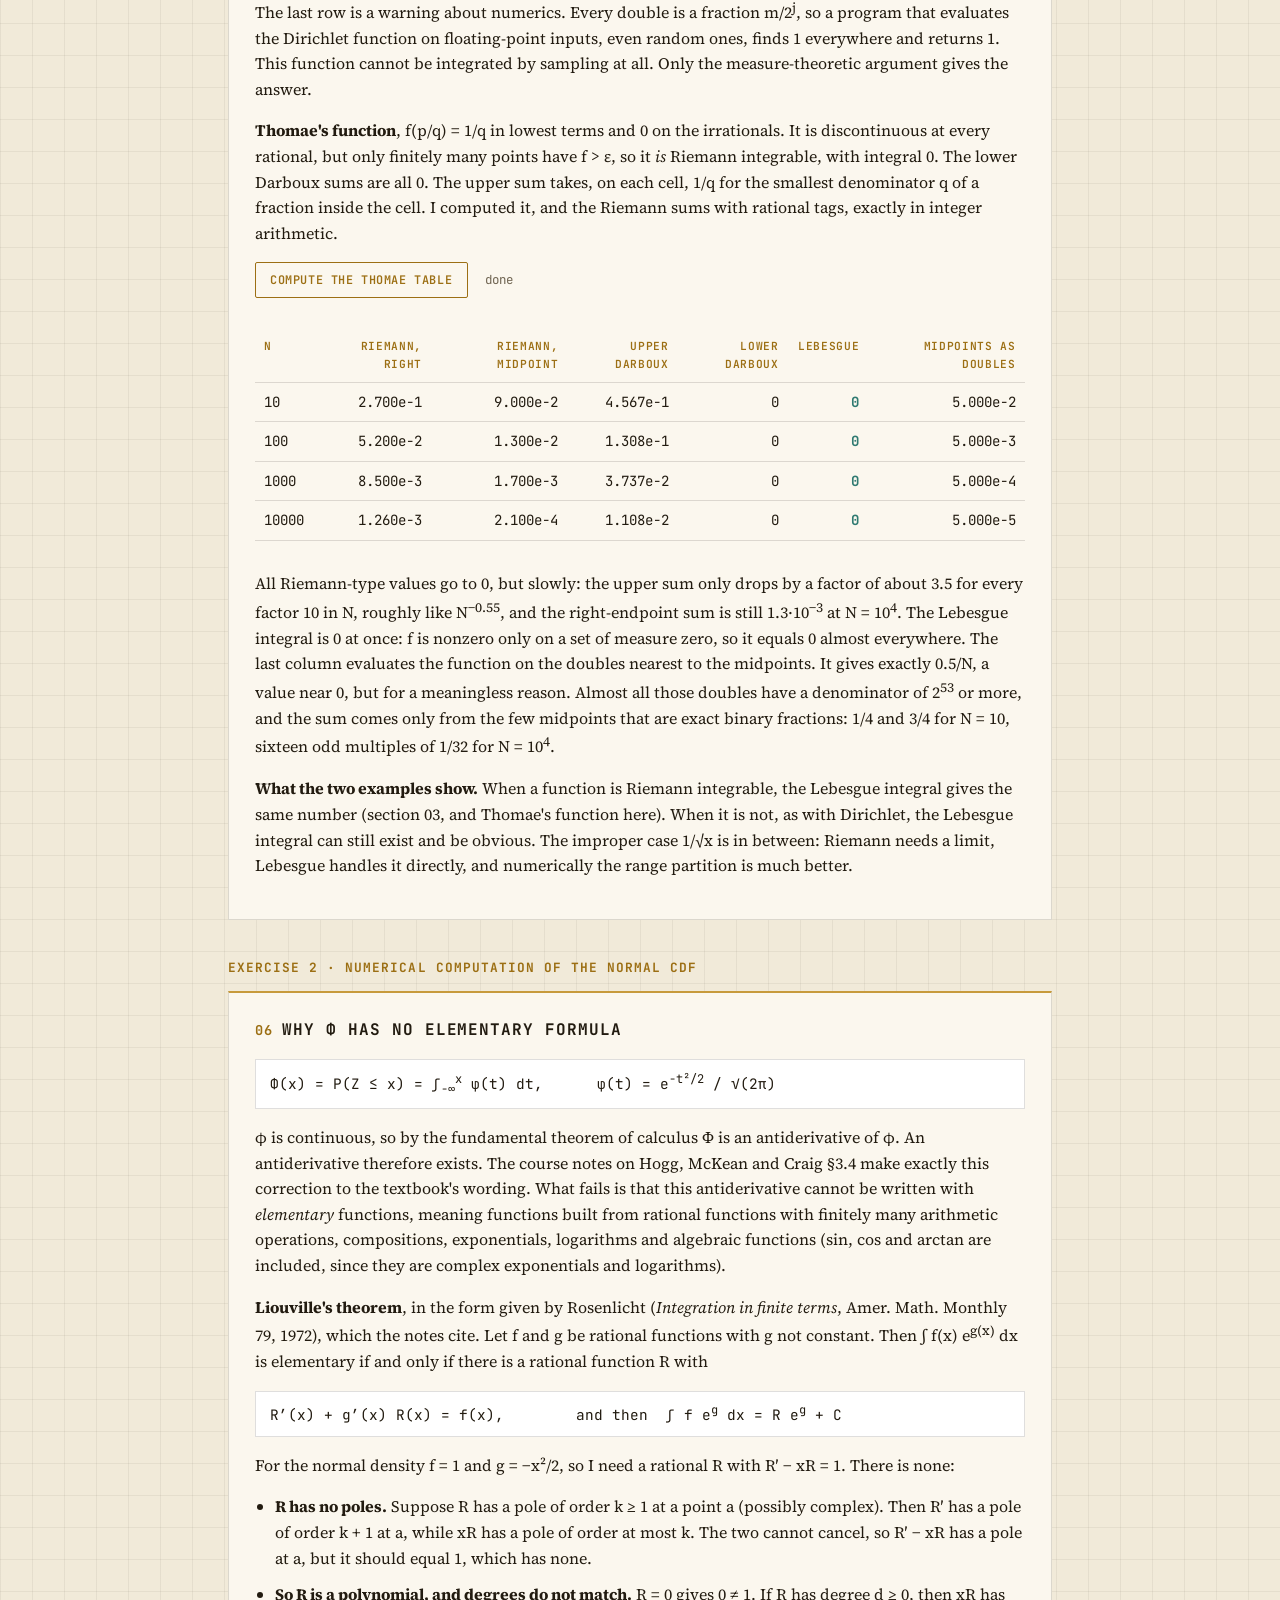
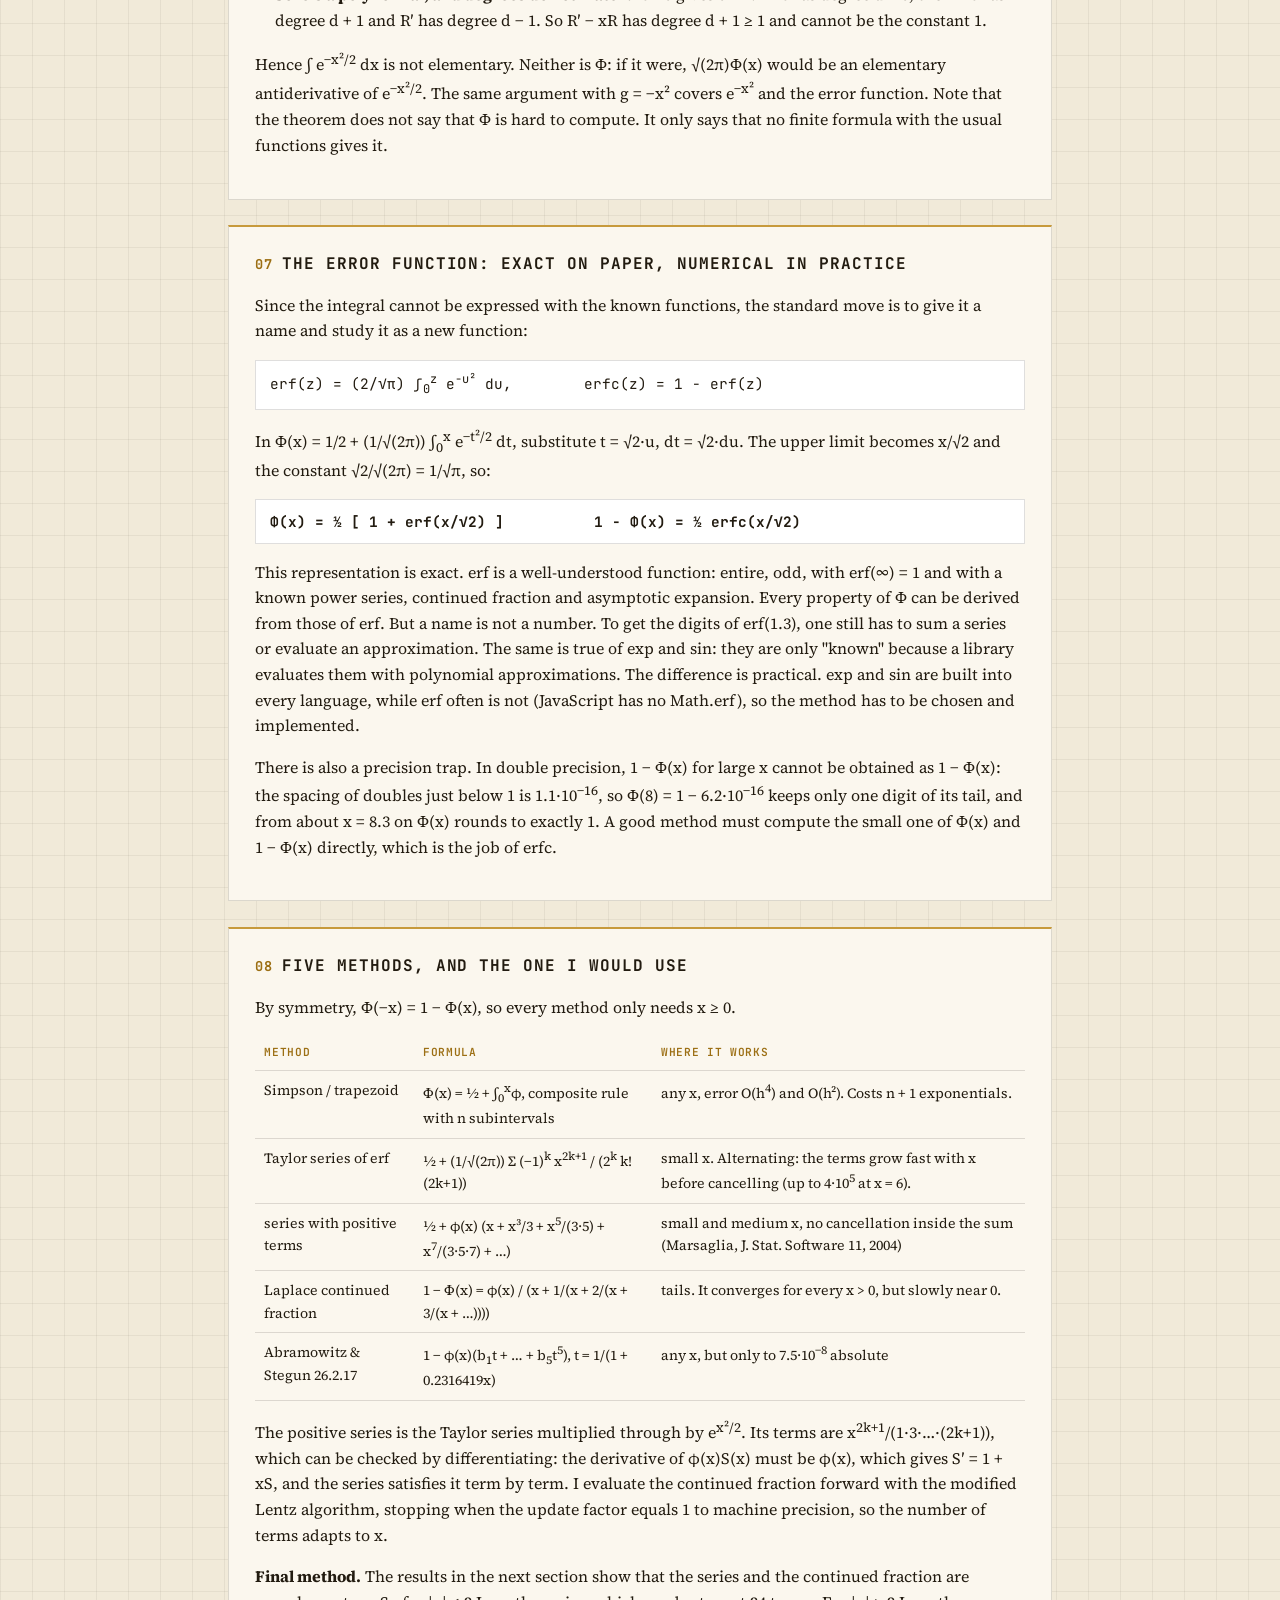
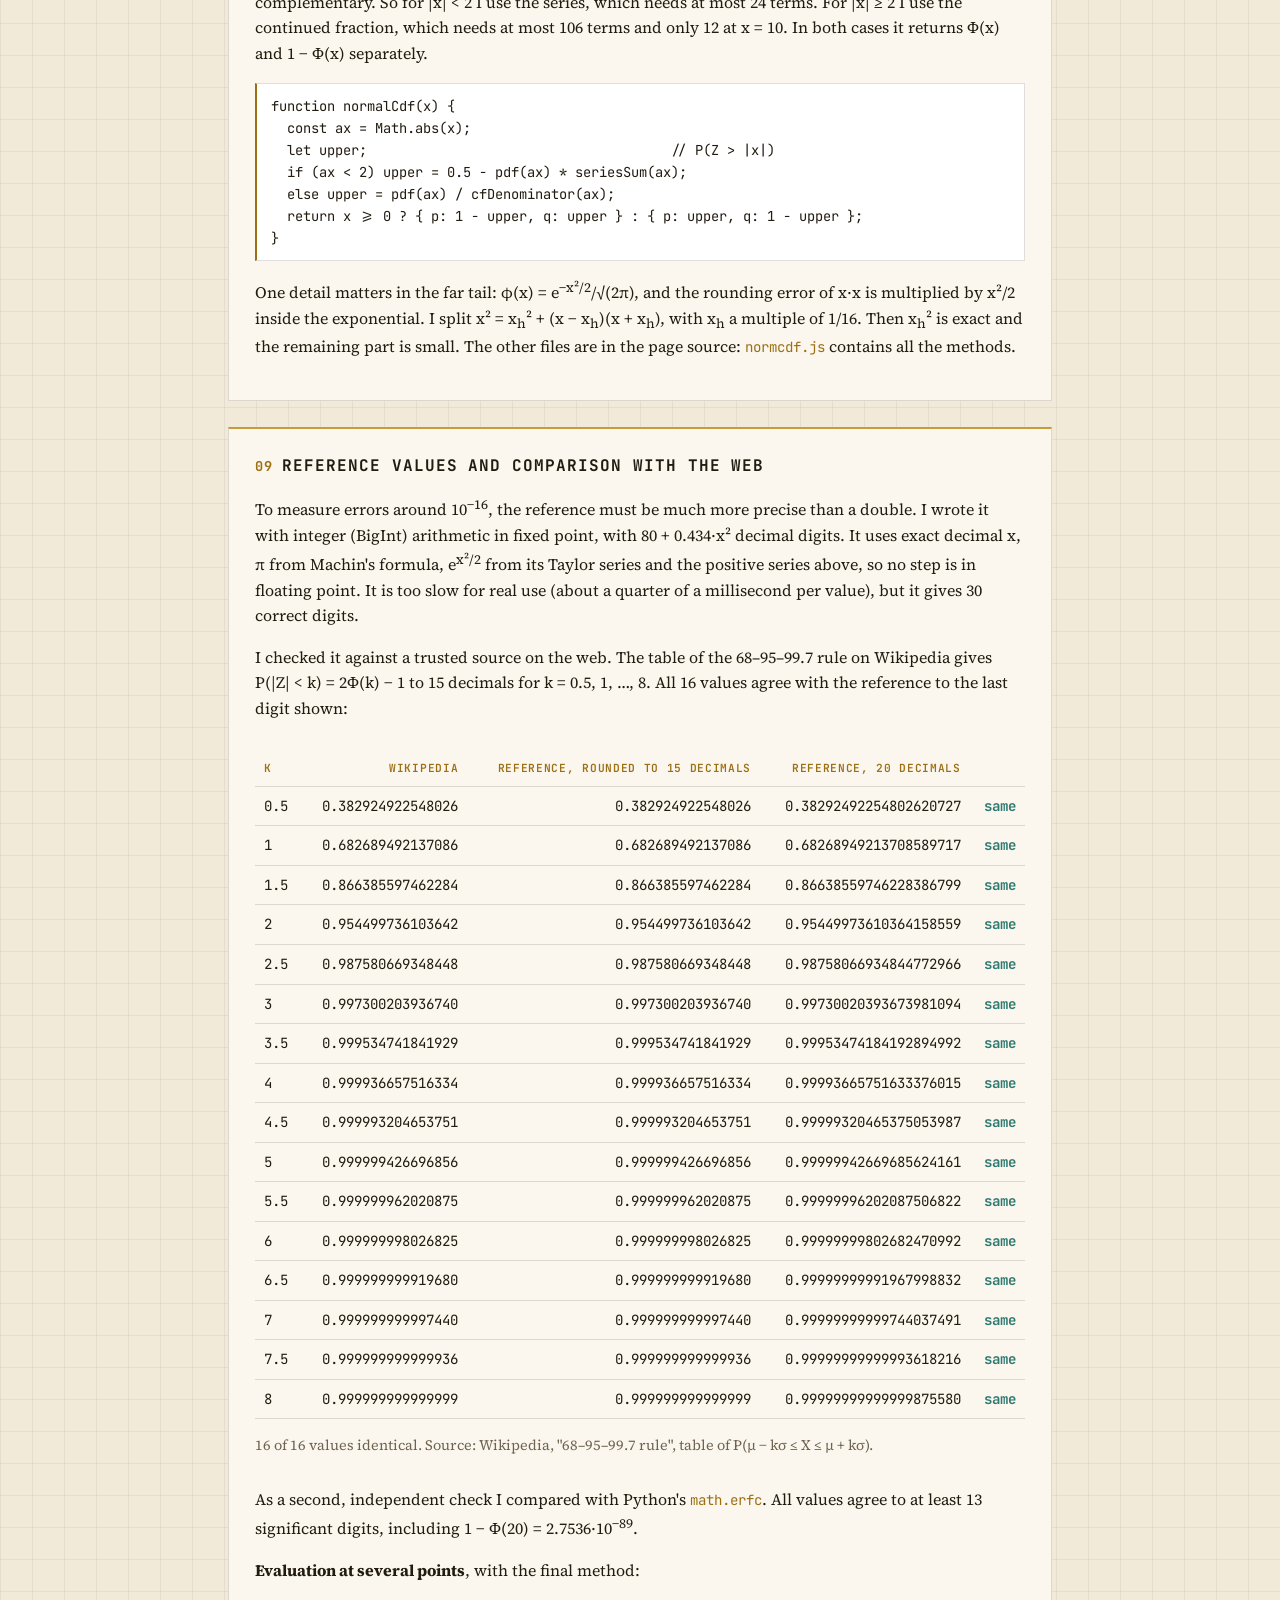
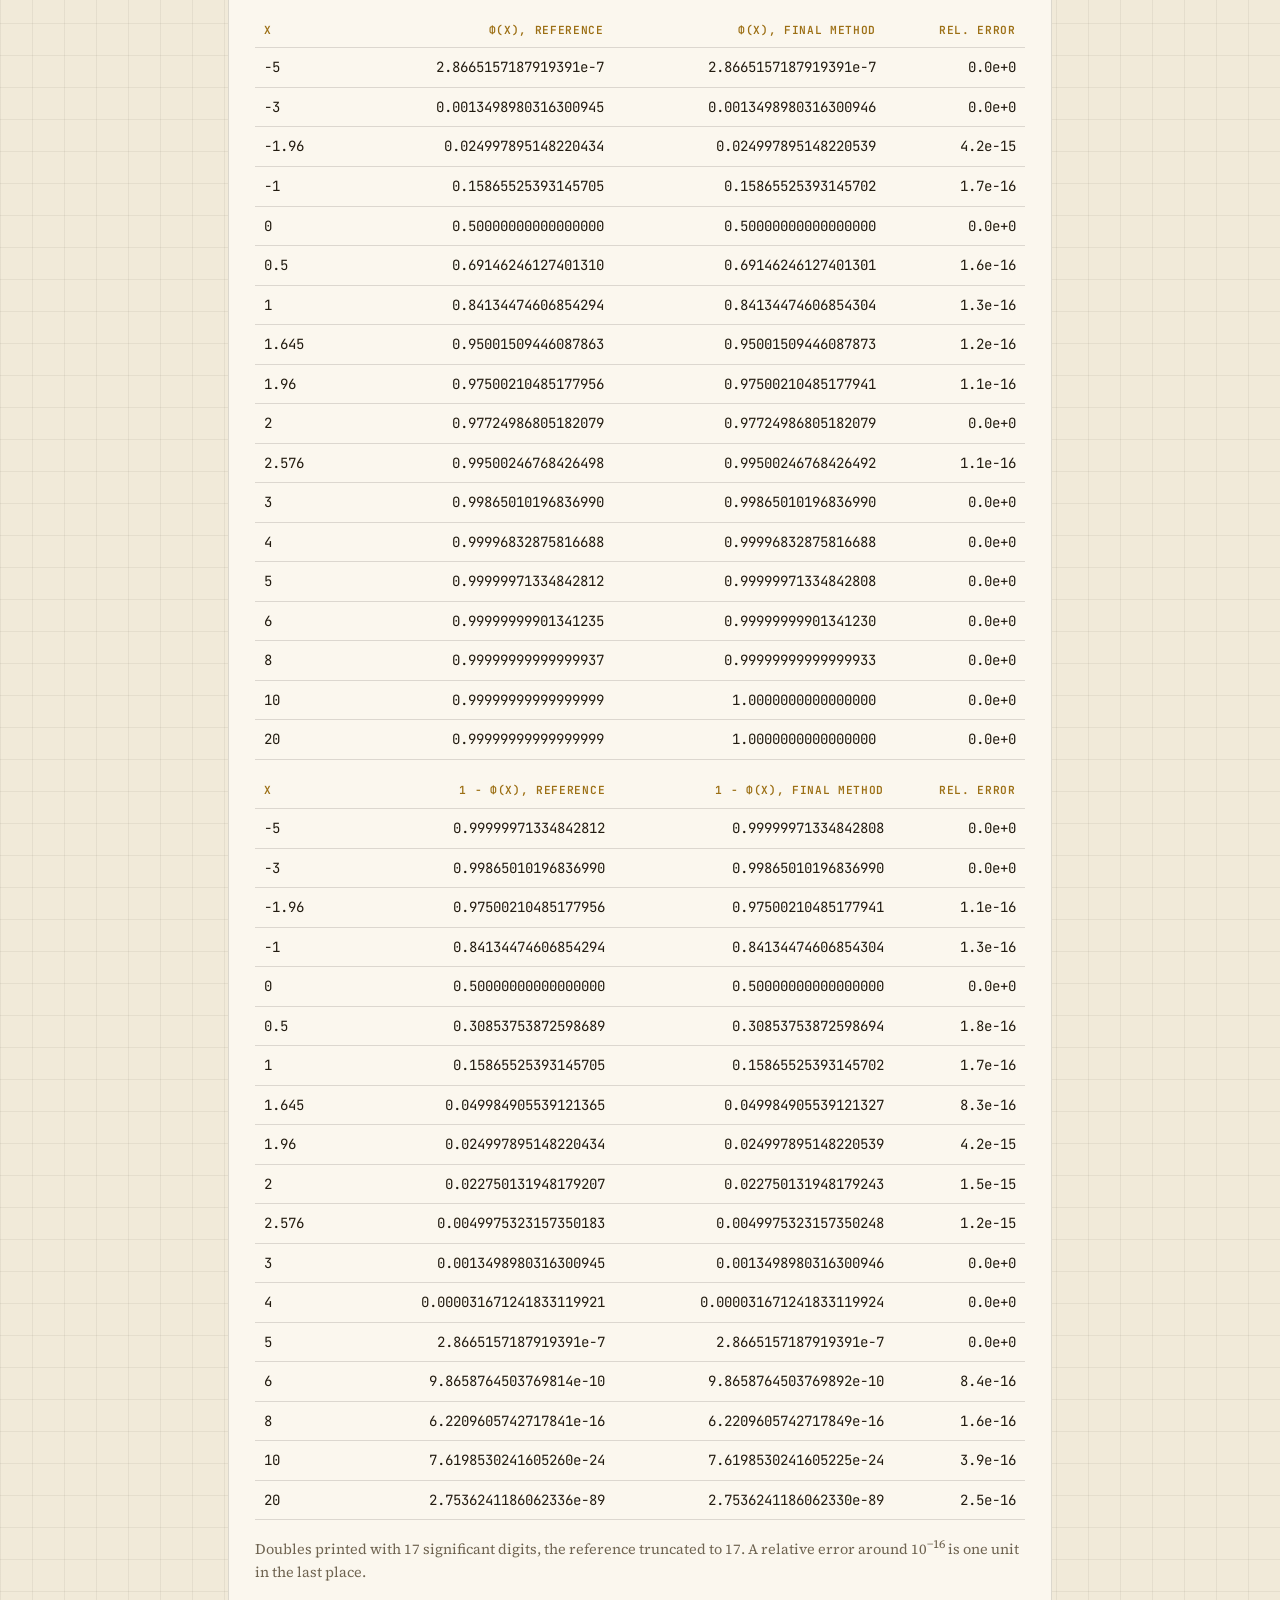
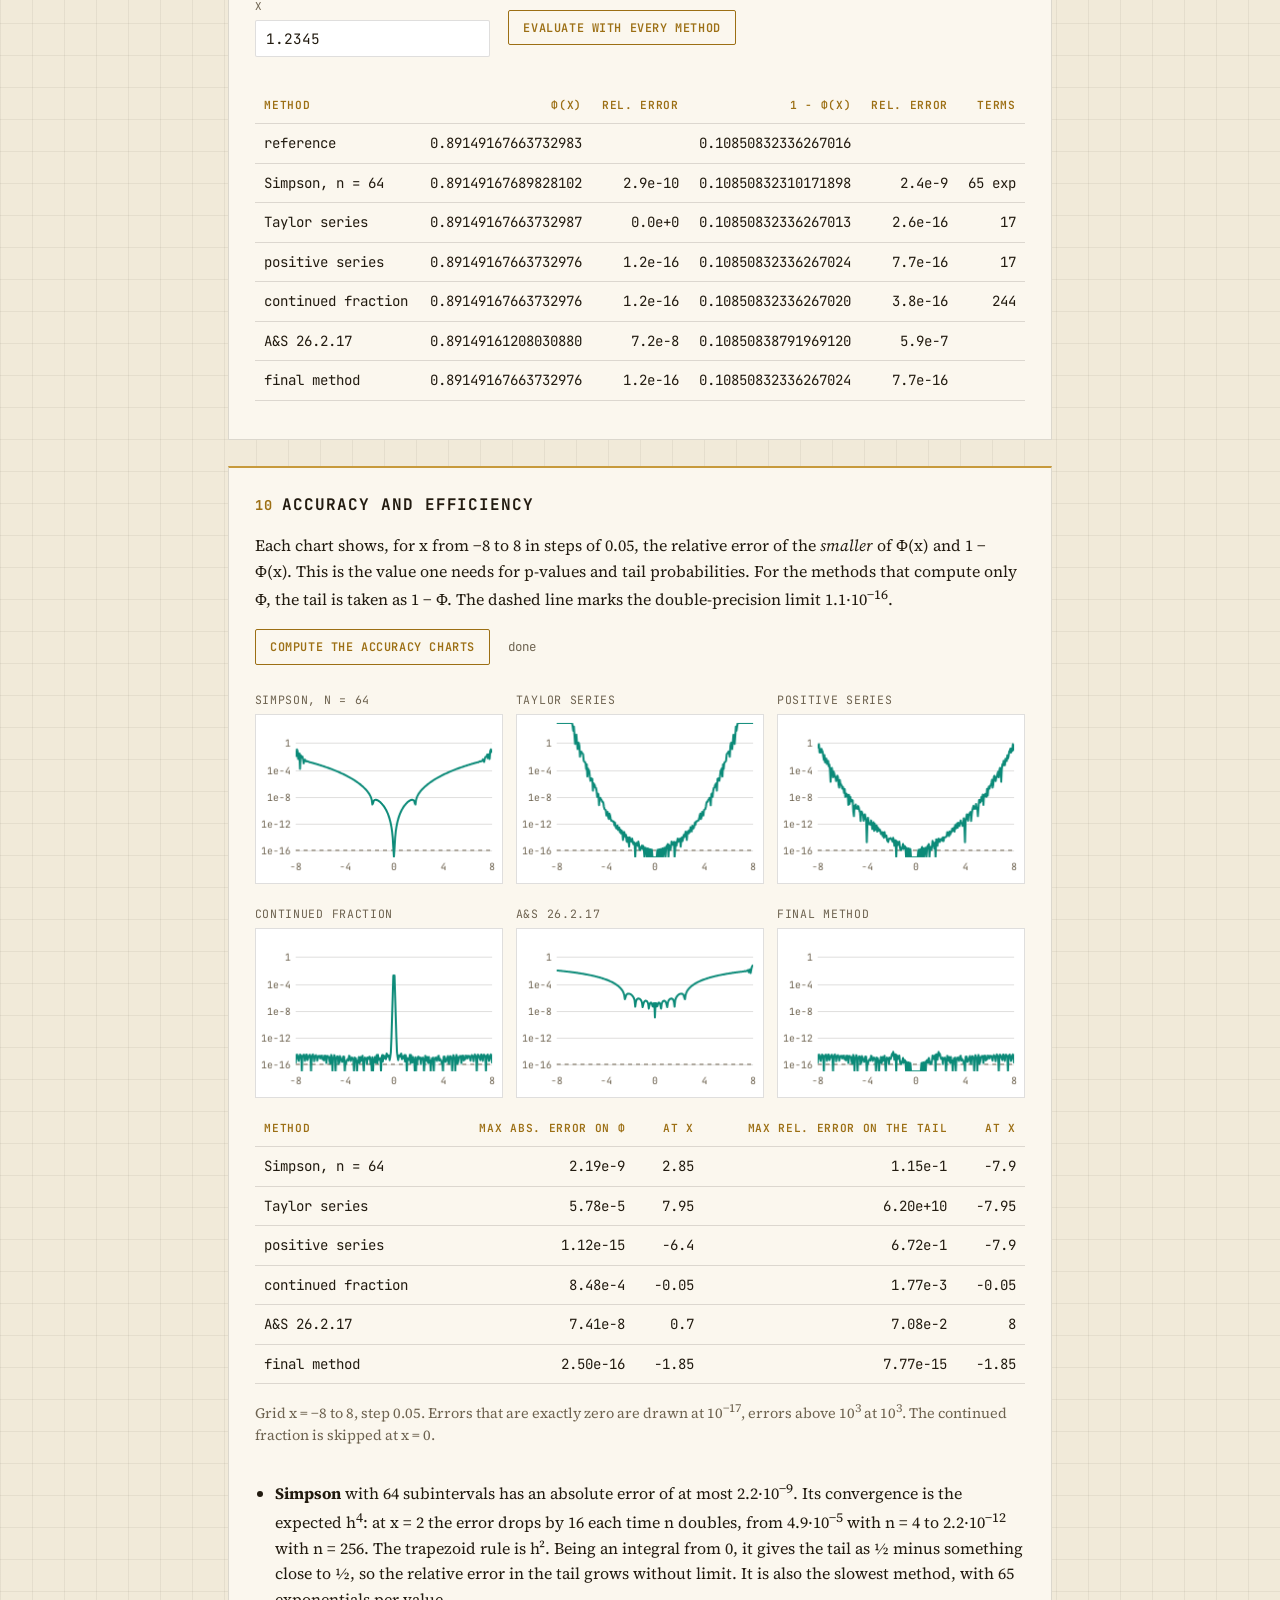
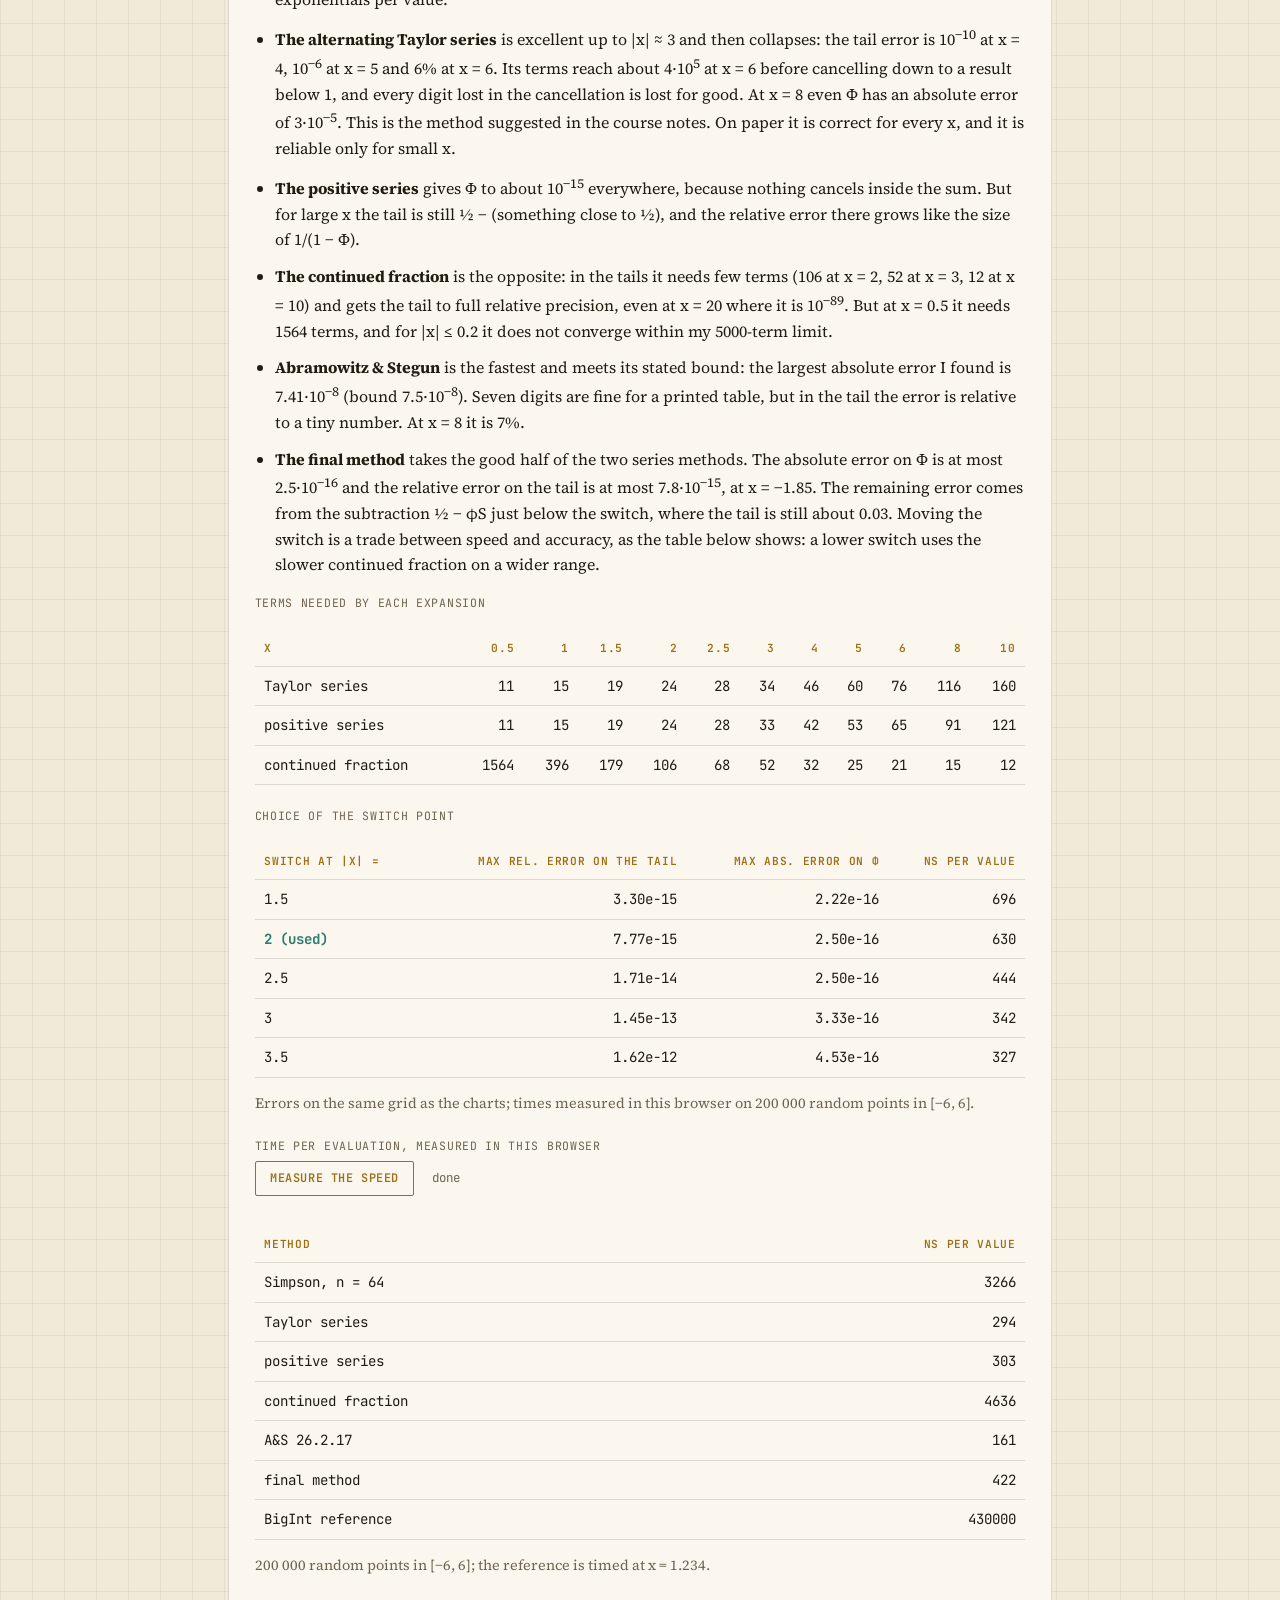
<file: hmwk5-integrals-normal-cdf/index.html>
<!DOCTYPE html>
<html lang="en">
<head>
<meta charset="UTF-8">
<meta name="viewport" content="width=device-width, initial-scale=1.0">
<title>Integrals and Normal CDF</title>
<link rel="preconnect" href="https://fonts.googleapis.com">
<link rel="preconnect" href="https://fonts.gstatic.com" crossorigin>
<link href="https://fonts.googleapis.com/css2?family=JetBrains+Mono:wght@400;500;600;700;800&family=Source+Serif+4:ital,opsz,wght@0,8..60,400;0,8..60,500;0,8..60,600;1,8..60,400&display=swap" rel="stylesheet">
<link rel="stylesheet" href="style.css">
</head>
<body>

<div class="crop-marks" aria-hidden="true"></div>

<div class="sheet">

<header>
  <div class="titleblock">
    <div class="tb-cell"><span class="tb-label">doc</span><span class="tb-value">HW5 · INTEGRALS · CDF</span></div>
    <div class="tb-cell"><span class="tb-label">author</span><span class="tb-value">A. Kais</span></div>
    <div class="tb-cell"><span class="tb-label">id</span><span class="tb-value">1843634</span></div>
    <div class="tb-cell"><span class="tb-label">course</span><span class="tb-value">Statistics</span></div>
  </div>
  <h1>Riemann vs. Lebesgue sums, and computing the normal CDF</h1>
  <p class="subtitle">
    The first part computes the same integrals by cutting the domain (Riemann) and by cutting the range (Lebesgue),
    and compares accuracy, convergence and cost, including two pathological functions. The second part explains
    why &Phi;(x) has no elementary formula, how the error function fixes that on paper, and which numerical
    method actually gives its digits.
  </p>
</header>

<main>

  <p class="ex-label">Exercise 1 &middot; Riemann and Lebesgue integration</p>

  <!-- ============================================================ 01 -->
  <section class="card">
    <h2><span class="num">01</span>Two ways to cut the area</h2>
    <p>
      <strong>Riemann.</strong> Split [a, b] into N subintervals of width h = (b &minus; a)/N, pick a tag
      &xi;<sub>k</sub> in each one and add up the rectangles. I use two tags: the right endpoint (the plain
      definition) and the midpoint (the usual refinement).
    </p>
    <div class="formula">R<sub>N</sub> = h &middot; &Sigma;<sub>k=1..N</sub> f(&xi;<sub>k</sub>)        &xi;<sub>k</sub> = x<sub>k</sub> (right)  or  (x<sub>k&minus;1</sub> + x<sub>k</sub>)/2 (midpoint)</div>
    <p>
      <strong>Lebesgue.</strong> Split the range of f instead, with levels lo = t<sub>0</sub> &lt; t<sub>1</sub> &lt;
      &hellip; &lt; t<sub>N</sub>, and take the preimages E<sub>k</sub> = {x : t<sub>k</sub> &le; f(x) &lt;
      t<sub>k+1</sub>}. The simple function equal to t<sub>k</sub> on E<sub>k</sub> lies below f, and its integral is
      &Sigma; t<sub>k</sub> &mu;(E<sub>k</sub>), where &mu; is length. Writing m(y) = &mu;{x : f(x) &ge; y}, so that
      &mu;(E<sub>k</sub>) = m(t<sub>k</sub>) &minus; m(t<sub>k+1</sub>), and summing by parts:
    </p>
    <div class="formula">L<sub>N</sub> = &Sigma;<sub>k</sub> t<sub>k</sub> &mu;(E<sub>k</sub>) = t<sub>0</sub>(b &minus; a) + &Sigma;<sub>k=1..N</sub> (t<sub>k</sub> &minus; t<sub>k&minus;1</sub>) &middot; m(t<sub>k</sub>)</div>
    <p>
      This is the lower Lebesgue sum. It is always &le; the integral, and it increases to it as the levels get finer
      (monotone convergence). Its limit is the "layer cake" formula &int;f = lo&middot;(b &minus; a) +
      &int;<sub>lo</sub><sup>hi</sup> m(y) dy. As the Riemann refinement, I also evaluate m in the middle of each
      band, (t<sub>k&minus;1</sub> + t<sub>k</sub>)/2.
    </p>
    <p>
      The algebra shows what each method really is numerically. A Riemann sum is a quadrature of
      <em>f(x) in x</em>. A Lebesgue sum is a quadrature of <em>m(y) in y</em>. So each one is accurate when its own
      integrand is smooth, and that is what explains every result below. The price of the Lebesgue side is that
      m(y) must be known: for each level I need the measure of a preimage, which means inverting f.
    </p>
    <div class="controls">
      <label>function <select id="picFn"></select></label>
      <label>N
        <select id="picN">
          <option value="4">4</option>
          <option value="8" selected>8</option>
          <option value="16">16</option>
        </select>
      </label>
      <div class="seg" id="picMode">
        <button data-v="R" class="on">Riemann (midpoint)</button>
        <button data-v="L">Lebesgue (lower)</button>
      </div>
    </div>
    <div class="chart" id="picChart"></div>
    <div id="picOut" class="mono small data-block"></div>
    <p class="hint">Riemann fills vertical strips, one per subinterval. Lebesgue fills, at every x, up to the highest level that f reaches there, so the shaded region is made of horizontal bands over the preimages.</p>
  </section>

  <!-- ============================================================ 02 -->
  <section class="card">
    <h2><span class="num">02</span>The functions and their preimages</h2>
    <p>
      I used the examples of the assignment and added the standard normal density on [0, 3], which links this
      exercise to the next one. The exact values are 2, 1/3, 2, 1/4, 2, 1/2, Si(&pi;) and &Phi;(3) &minus; 1/2.
      Si(&pi;) = &int;<sub>0</sub><sup>&pi;</sup> sin(x)/x dx has no elementary form either, so I computed it from the
      series &Sigma; (&minus;1)<sup>n</sup>&pi;<sup>2n+1</sup>/((2n+1)(2n+1)!) and &Phi;(3) with the reference method of
      Exercise 2. For 1/&radic;x, which is unbounded, the levels are geometric, t<sub>k</sub> = Y<sup>k/N</sup> with Y =
      N&sup2;. The part above Y is left out, and it is worth exactly 1/Y.
    </p>
    <div class="table-wrap"><div id="fnTable"></div></div>
    <p>
      For seven of the eight functions the preimage has a closed form. For sin(x)/x it does not: the function is
      decreasing on [0, &pi;], so {f &ge; y} is an interval [0, r(y)], but r(y) solves sin(r)/r = y, and I find it by
      bisection with 60 steps.
    </p>
  </section>

  <!-- ============================================================ 03 -->
  <section class="card">
    <h2><span class="num">03</span>Accuracy and convergence</h2>
    <p>
      I used N = 3, 7, 15, &hellip;, 16383 (that is, 2<sup>j</sup> &minus; 1). An odd N is deliberate: with an even N the
      point 0.5 is always a grid node, and the jumps and the kink at 0.5 would be integrated exactly by luck. Each cell
      gives the error at N = 4095, and in brackets the slope of log(error) against log(N), fitted for N &ge; 63. A
      slope of &minus;2 means that doubling N divides the error by 4.
    </p>
    <div class="table-wrap"><div id="errTable"></div></div>
    <div class="controls">
      <label>function <select id="convFn"></select></label>
    </div>
    <div class="chart-title">absolute error against N, log&ndash;log</div>
    <div class="chart" id="convChart"></div>
    <div class="legend" id="convLegend"></div>
    <p class="hint">Errors that are zero to machine precision are drawn at 10<sup>&minus;16</sup>.</p>
    <ul>
      <li>
        <strong>Both approaches converge to the same value for every function here.</strong> All eight are Riemann
        integrable (1/&radic;x as an improper integral), and the theorem says the Lebesgue integral then exists and
        is equal. The numbers agree with it: every column goes to zero.
      </li>
      <li>
        <strong>The plain versions are both first order.</strong> The right-endpoint Riemann sum and the lower Lebesgue
        sum have slope &minus;1 for the smooth functions. For sin x and |x &minus; 0.5| the right Riemann sum is
        second order, because the function takes the same value at both ends of the interval. Then the right-endpoint
        sum equals the trapezoid rule.
      </li>
      <li>
        <strong>Smooth functions favour Riemann.</strong> The midpoint rule has slope &minus;2. The middle-level
        Lebesgue sum only reaches about &minus;1.5 for sin x, x&sup2; and sin(x)/x. The reason is that each of them has
        a flat point (f&prime; = 0 at &pi;/2, at 0 and at 0), and near the corresponding level the preimage changes very
        fast: for sin x, m(y) = &pi; &minus; 2 arcsin y has infinite slope at y = 1. A quadrature of a function with a
        square-root singularity loses half an order, which is what the table shows. For the normal density the flat
        point is at x = 0. Its Lebesgue error does not settle into a clean power law in this range, and the fitted
        slope is &minus;1.28.
      </li>
      <li>
        <strong>Step functions favour Lebesgue.</strong> For both step functions m(y) is constant inside the range
        (m = 0.5), so both Lebesgue sums are exact for every N. Riemann always has one cell that straddles the jump,
        and the error there is (size of the jump) &times; h/2. It is first order even with midpoints. The same happens
        with |x &minus; 0.5|: m(y) = 1 &minus; 2y is linear, so the middle-level sum is exact. The midpoint Riemann sum
        loses h&sup2;/4 in the cell that contains the kink.
      </li>
      <li>
        <strong>The singular function favours Lebesgue by far.</strong> For 1/&radic;x the midpoint Riemann error only
        decreases like N<sup>&minus;1/2</sup> (9.5&middot;10<sup>&minus;3</sup> at N = 4095), because the cells near 0
        miss a large part of the area. In the range, m(y) = 1/y&sup2; is perfectly smooth. With geometric levels the
        middle-level Lebesgue error is 4.2&middot;10<sup>&minus;6</sup> at the same N, more than 2000 times smaller.
        To be fair, a Riemann sum on a graded grid, refined near 0, would also recover. The point is that the
        Lebesgue partition adapts to the singularity without being told where it is.
      </li>
    </ul>
  </section>

  <!-- ============================================================ 04 -->
  <section class="card">
    <h2><span class="num">04</span>Computational cost</h2>
    <p>
      Both sums cost N "units", but the unit is different: one evaluation of f for Riemann, one evaluation of m for
      Lebesgue. Times are measured live in this browser, N = 4095, averaged over repeated runs.
    </p>
    <div class="controls">
      <button id="timeBtn">Measure the times</button>
      <span id="timeStatus" class="status"></span>
    </div>
    <div class="table-wrap"><div id="timeTable"></div></div>
    <ul>
      <li>
        When m has a closed form, the two methods cost about the same, with Lebesgue at most two or three times slower. The
        Lebesgue loop also has to compute the levels, and asin or sqrt costs about as much as sin.
      </li>
      <li>
        When m has to be found numerically, the cost is multiplied by the cost of the inversion. For sin(x)/x every
        level needs 60 evaluations of f for the bisection, and the Lebesgue sum becomes 30 to 50 times slower in my
        runs, for a less accurate result.
      </li>
      <li>
        For a function of several variables or with many oscillations, there is no closed form and no simple
        bisection. The only general way to obtain &mu;(E<sub>k</sub>) is to sample f on a fine grid and count the
        points falling in each band. The table below does this for sin x with N = 1000 levels and M sample points.
      </li>
    </ul>
    <div class="table-wrap"><div id="countTable"></div></div>
    <p>
      The counted version stops improving at about 10<sup>&minus;5</sup>, because each sample is rounded to the middle
      of its band. With the same M samples the midpoint Riemann sum reaches 10<sup>&minus;10</sup>. Once the measure
      is obtained by counting grid points, the Lebesgue sum is simply the Riemann sum regrouped by value, plus the
      rounding to the levels. So as a <em>numerical</em> method, Lebesgue is only competitive when the preimages are
      cheap to measure. Its real strength is as a definition, as the next section shows.
    </p>
  </section>

  <!-- ============================================================ 05 -->
  <section class="card">
    <h2><span class="num">05</span>Pathological functions</h2>
    <p>
      <strong>Dirichlet function</strong>, f = 1 on the rationals and 0 on the irrationals of [0, 1]. Every
      subinterval contains both kinds of points, so every upper Darboux sum is 1 and every lower one is 0, for any
      partition. The Riemann sums depend only on the choice of tags, and the function is not Riemann integrable.
      On the Lebesgue side the partition of the range only has to separate 0 and 1. The preimage of 1 is
      &#8474; &cap; [0, 1], which is countable. Covering its k-th element with an interval of length
      &epsilon;/2<sup>k</sup> shows that its measure is below &epsilon; for every &epsilon;, so it is 0. Hence
      &int;f = 1&middot;0 + 0&middot;1 = 0, exactly, with a single level.
    </p>
    <div class="table-wrap">
      <table class="defs num-table">
        <thead><tr><th>method</th><th>value for any N</th></tr></thead>
        <tbody>
          <tr><td>Riemann, rational tags (midpoints (2k&minus;1)/(2N))</td><td>1</td></tr>
          <tr><td>Riemann, irrational tags (midpoints + (&radic;2 &minus; 1)/(4N))</td><td>0</td></tr>
          <tr><td>upper / lower Darboux sum</td><td>1 / 0</td></tr>
          <tr><td>Lebesgue</td><td class="best">0</td></tr>
          <tr><td>computer code "is x rational?" on doubles</td><td class="bad">1</td></tr>
        </tbody>
      </table>
    </div>
    <p>
      The last row is a warning about numerics. Every double is a fraction m/2<sup>j</sup>, so a program that
      evaluates the Dirichlet function on floating-point inputs, even random ones, finds 1 everywhere and returns
      1. This function cannot be integrated by sampling at all. Only the measure-theoretic argument gives the answer.
    </p>
    <p>
      <strong>Thomae's function</strong>, f(p/q) = 1/q in lowest terms and 0 on the irrationals. It is discontinuous
      at every rational, but only finitely many points have f &gt; &epsilon;, so it <em>is</em> Riemann integrable,
      with integral 0. The lower Darboux sums are all 0. The upper sum takes, on each cell, 1/q for the smallest
      denominator q of a fraction inside the cell. I computed it, and the Riemann sums with rational tags, exactly in
      integer arithmetic.
    </p>
    <div class="controls">
      <button id="thomaeBtn">Compute the Thomae table</button>
      <span id="thomaeStatus" class="status"></span>
    </div>
    <div class="table-wrap"><div id="thomaeTable"></div></div>
    <p>
      All Riemann-type values go to 0, but slowly: the upper sum only drops by a factor of about 3.5 for every
      factor 10 in N, roughly like N<sup>&minus;0.55</sup>, and the right-endpoint sum is still 1.3&middot;10<sup>&minus;3</sup> at N =
      10<sup>4</sup>. The Lebesgue integral is 0 at once: f is nonzero only on a set of measure zero, so it equals 0
      almost everywhere. The last column evaluates the function on the doubles nearest to the midpoints. It gives
      exactly 0.5/N, a value near 0, but for a meaningless reason. Almost all those doubles have a denominator of
      2<sup>53</sup> or more, and the sum comes only from the few midpoints that are exact binary fractions: 1/4 and 3/4
      for N = 10, sixteen odd multiples of 1/32 for N = 10<sup>4</sup>.
    </p>
    <p>
      <strong>What the two examples show.</strong> When a function is Riemann integrable, the Lebesgue integral
      gives the same number (section 03, and Thomae's function here). When it is not, as with Dirichlet, the Lebesgue integral
      can still exist and be obvious. The improper case 1/&radic;x is in between: Riemann needs a limit, Lebesgue
      handles it directly, and numerically the range partition is much better.
    </p>
  </section>

  <p class="ex-label">Exercise 2 &middot; Numerical computation of the normal CDF</p>

  <!-- ============================================================ 06 -->
  <section class="card">
    <h2><span class="num">06</span>Why &Phi; has no elementary formula</h2>
    <div class="formula">&Phi;(x) = P(Z &le; x) = &int;<sub>&minus;&infin;</sub><sup>x</sup> &phi;(t) dt,      &phi;(t) = e<sup>&minus;t&sup2;/2</sup> / &radic;(2&pi;)</div>
    <p>
      &phi; is continuous, so by the fundamental theorem of calculus &Phi; is an antiderivative of &phi;. An
      antiderivative therefore exists. The course notes on Hogg, McKean and Craig &sect;3.4 make exactly this
      correction to the textbook's wording. What fails is that this antiderivative cannot be written with
      <em>elementary</em> functions, meaning functions built from rational functions with finitely many arithmetic
      operations, compositions, exponentials, logarithms and algebraic functions (sin, cos and arctan are included,
      since they are complex exponentials and logarithms).
    </p>
    <p>
      <strong>Liouville's theorem</strong>, in the form given by Rosenlicht (<em>Integration in finite terms</em>,
      Amer. Math. Monthly 79, 1972), which the notes cite. Let f and g be rational functions with g not constant.
      Then &int; f(x) e<sup>g(x)</sup> dx is elementary if and only if there is a rational function R with
    </p>
    <div class="formula">R&prime;(x) + g&prime;(x) R(x) = f(x),        and then  &int; f e<sup>g</sup> dx = R e<sup>g</sup> + C</div>
    <p>
      For the normal density f = 1 and g = &minus;x&sup2;/2, so I need a rational R with R&prime; &minus; xR = 1. There
      is none:
    </p>
    <ul>
      <li>
        <strong>R has no poles.</strong> Suppose R has a pole of order k &ge; 1 at a point a (possibly complex). Then
        R&prime; has a pole of order k + 1 at a, while xR has a pole of order at most k. The two cannot cancel, so
        R&prime; &minus; xR has a pole at a, but it should equal 1, which has none.
      </li>
      <li>
        <strong>So R is a polynomial, and degrees do not match.</strong> R = 0 gives 0 &ne; 1. If R has degree d &ge; 0,
        then xR has degree d + 1 and R&prime; has degree d &minus; 1. So R&prime; &minus; xR has degree d + 1 &ge; 1 and
        cannot be the constant 1.
      </li>
    </ul>
    <p>
      Hence &int; e<sup>&minus;x&sup2;/2</sup> dx is not elementary. Neither is &Phi;: if it were,
      &radic;(2&pi;)&Phi;(x) would be an elementary antiderivative of e<sup>&minus;x&sup2;/2</sup>. The same argument
      with g = &minus;x&sup2; covers e<sup>&minus;x&sup2;</sup> and the error function. Note that the theorem does not say
      that &Phi; is hard to compute. It only says that no finite formula with the usual functions gives it.
    </p>
  </section>

  <!-- ============================================================ 07 -->
  <section class="card">
    <h2><span class="num">07</span>The error function: exact on paper, numerical in practice</h2>
    <p>
      Since the integral cannot be expressed with the known functions, the standard move is to give it a name and
      study it as a new function:
    </p>
    <div class="formula">erf(z) = (2/&radic;&pi;) &int;<sub>0</sub><sup>z</sup> e<sup>&minus;u&sup2;</sup> du,        erfc(z) = 1 &minus; erf(z)</div>
    <p>
      In &Phi;(x) = 1/2 + (1/&radic;(2&pi;)) &int;<sub>0</sub><sup>x</sup> e<sup>&minus;t&sup2;/2</sup> dt, substitute
      t = &radic;2&middot;u, dt = &radic;2&middot;du. The upper limit becomes x/&radic;2 and the constant
      &radic;2/&radic;(2&pi;) = 1/&radic;&pi;, so:
    </p>
    <div class="formula"><strong>&Phi;(x) = &frac12; [ 1 + erf(x/&radic;2) ]          1 &minus; &Phi;(x) = &frac12; erfc(x/&radic;2)</strong></div>
    <p>
      This representation is exact. erf is a well-understood function: entire, odd, with erf(&infin;) = 1 and with a known
      power series, continued fraction and asymptotic expansion. Every property of &Phi; can be derived from those
      of erf. But a name is not a number. To get the digits of erf(1.3), one still has to sum a series or evaluate
      an approximation. The same is true of exp and sin: they are only "known" because a library evaluates them
      with polynomial approximations. The difference is practical. exp and sin are built into every language,
      while erf often is not (JavaScript has no Math.erf), so the method has to be chosen and implemented.
    </p>
    <p>
      There is also a precision trap. In double precision, 1 &minus; &Phi;(x) for large x cannot be obtained as
      1 &minus; &Phi;(x): the spacing of doubles just below 1 is 1.1&middot;10<sup>&minus;16</sup>, so &Phi;(8) =
      1 &minus; 6.2&middot;10<sup>&minus;16</sup> keeps only one digit of its tail, and from about x = 8.3 on &Phi;(x)
      rounds to exactly 1. A good method must compute the small one of &Phi;(x) and 1 &minus; &Phi;(x) directly, which
      is the job of erfc.
    </p>
  </section>

  <!-- ============================================================ 08 -->
  <section class="card">
    <h2><span class="num">08</span>Five methods, and the one I would use</h2>
    <p>By symmetry, &Phi;(&minus;x) = 1 &minus; &Phi;(x), so every method only needs x &ge; 0.</p>
    <table class="defs">
      <thead><tr><th>method</th><th>formula</th><th>where it works</th></tr></thead>
      <tbody>
        <tr>
          <td>Simpson / trapezoid</td>
          <td>&Phi;(x) = &frac12; + &int;<sub>0</sub><sup>x</sup>&phi;, composite rule with n subintervals</td>
          <td>any x, error O(h<sup>4</sup>) and O(h&sup2;). Costs n + 1 exponentials.</td>
        </tr>
        <tr>
          <td>Taylor series of erf</td>
          <td>&frac12; + (1/&radic;(2&pi;)) &Sigma; (&minus;1)<sup>k</sup> x<sup>2k+1</sup> / (2<sup>k</sup> k! (2k+1))</td>
          <td>small x. Alternating: the terms grow fast with x before cancelling (up to 4&middot;10<sup>5</sup> at x = 6).</td>
        </tr>
        <tr>
          <td>series with positive terms</td>
          <td>&frac12; + &phi;(x) (x + x&sup3;/3 + x<sup>5</sup>/(3&middot;5) + x<sup>7</sup>/(3&middot;5&middot;7) + &hellip;)</td>
          <td>small and medium x, no cancellation inside the sum (Marsaglia, J. Stat. Software 11, 2004)</td>
        </tr>
        <tr>
          <td>Laplace continued fraction</td>
          <td>1 &minus; &Phi;(x) = &phi;(x) / (x + 1/(x + 2/(x + 3/(x + &hellip;))))</td>
          <td>tails. It converges for every x &gt; 0, but slowly near 0.</td>
        </tr>
        <tr>
          <td>Abramowitz &amp; Stegun 26.2.17</td>
          <td>1 &minus; &phi;(x)(b<sub>1</sub>t + &hellip; + b<sub>5</sub>t<sup>5</sup>), t = 1/(1 + 0.2316419x)</td>
          <td>any x, but only to 7.5&middot;10<sup>&minus;8</sup> absolute</td>
        </tr>
      </tbody>
    </table>
    <p>
      The positive series is the Taylor series multiplied through by e<sup>x&sup2;/2</sup>. Its terms are
      x<sup>2k+1</sup>/(1&middot;3&middot;&hellip;&middot;(2k+1)), which can be checked by differentiating: the
      derivative of &phi;(x)S(x) must be &phi;(x), which gives S&prime; = 1 + xS, and the series satisfies it term by
      term. I evaluate the continued fraction forward with the modified Lentz algorithm, stopping when the update
      factor equals 1 to machine precision, so the number of terms adapts to x.
    </p>
    <p>
      <strong>Final method.</strong> The results in the next section show that the series and the continued fraction
      are complementary. So for |x| &lt; 2 I use the series, which needs at most 24 terms. For |x| &ge; 2 I use the
      continued fraction, which needs at most 106 terms and only 12 at x = 10. In both cases it returns &Phi;(x) and
      1 &minus; &Phi;(x) separately.
    </p>
    <pre class="code">function normalCdf(x) {
  const ax = Math.abs(x);
  let upper;                                      // P(Z &gt; |x|)
  if (ax &lt; 2) upper = 0.5 - pdf(ax) * seriesSum(ax);
  else upper = pdf(ax) / cfDenominator(ax);
  return x &gt;= 0 ? { p: 1 - upper, q: upper } : { p: upper, q: 1 - upper };
}</pre>
    <p>
      One detail matters in the far tail: &phi;(x) = e<sup>&minus;x&sup2;/2</sup>/&radic;(2&pi;), and the rounding error of
      x&middot;x is multiplied by x&sup2;/2 inside the exponential. I split x&sup2; = x<sub>h</sub>&sup2; +
      (x &minus; x<sub>h</sub>)(x + x<sub>h</sub>), with x<sub>h</sub> a multiple of 1/16. Then x<sub>h</sub>&sup2; is
      exact and the remaining part is small. The other files are in the page source: <code>normcdf.js</code>
      contains all the methods.
    </p>
  </section>

  <!-- ============================================================ 09 -->
  <section class="card">
    <h2><span class="num">09</span>Reference values and comparison with the web</h2>
    <p>
      To measure errors around 10<sup>&minus;16</sup>, the reference must be much more precise than a double. I
      wrote it with integer (BigInt) arithmetic in fixed point, with 80 + 0.434&middot;x&sup2; decimal digits. It uses
      exact decimal x, &pi; from Machin's formula, e<sup>x&sup2;/2</sup> from its Taylor series and the positive series
      above, so no step is in floating point. It is too slow for real use (about a quarter of a millisecond per
      value), but it gives 30 correct digits.
    </p>
    <p>
      I checked it against a trusted source on the web. The table of the 68&ndash;95&ndash;99.7 rule on Wikipedia
      gives P(|Z| &lt; k) = 2&Phi;(k) &minus; 1 to 15 decimals for k = 0.5, 1, &hellip;, 8. All 16 values agree with the
      reference to the last digit shown:
    </p>
    <div class="table-wrap"><div id="webTable"></div></div>
    <p>
      As a second, independent check I compared with Python's <code>math.erfc</code>. All values agree to at least 13
      significant digits, including 1 &minus; &Phi;(20) = 2.7536&middot;10<sup>&minus;89</sup>.
    </p>
    <p><strong>Evaluation at several points</strong>, with the final method:</p>
    <div class="table-wrap"><div id="pointsTable"></div></div>
    <div class="controls">
      <label>x <input type="text" id="calcX" value="1.2345"></label>
      <button id="calcBtn">Evaluate with every method</button>
    </div>
    <div class="table-wrap"><div id="calcOut"></div></div>
  </section>

  <!-- ============================================================ 10 -->
  <section class="card">
    <h2><span class="num">10</span>Accuracy and efficiency</h2>
    <p>
      Each chart shows, for x from &minus;8 to 8 in steps of 0.05, the relative error of the <em>smaller</em> of
      &Phi;(x) and 1 &minus; &Phi;(x). This is the value one needs for p-values and tail probabilities. For the methods
      that compute only &Phi;, the tail is taken as 1 &minus; &Phi;. The dashed line marks the double-precision limit
      1.1&middot;10<sup>&minus;16</sup>.
    </p>
    <div class="controls">
      <button id="accBtn">Compute the accuracy charts</button>
      <span id="accStatus" class="status"></span>
    </div>
    <div class="grid3" id="accCharts"></div>
    <div class="table-wrap"><div id="accTable"></div></div>
    <ul>
      <li>
        <strong>Simpson</strong> with 64 subintervals has an absolute error of at most 2.2&middot;10<sup>&minus;9</sup>.
        Its convergence is the expected h<sup>4</sup>: at x = 2 the error drops by 16 each time n doubles, from
        4.9&middot;10<sup>&minus;5</sup> with n = 4 to 2.2&middot;10<sup>&minus;12</sup> with n = 256. The trapezoid rule is
        h&sup2;. Being an integral from 0, it gives the tail as &frac12; minus something close to &frac12;, so
        the relative error in the tail grows without limit. It is also the slowest method, with 65
        exponentials per value.
      </li>
      <li>
        <strong>The alternating Taylor series</strong> is excellent up to |x| &asymp; 3 and then collapses: the tail error is
        10<sup>&minus;10</sup> at x = 4, 10<sup>&minus;6</sup> at x = 5 and 6% at x = 6. Its terms
        reach about 4&middot;10<sup>5</sup> at x = 6 before cancelling down to a result below 1, and every digit lost
        in the cancellation is lost for good. At x = 8 even &Phi; has an absolute error of 3&middot;10<sup>&minus;5</sup>.
        This is the method suggested in the course notes. On paper it is correct for every x, and it is reliable
        only for small x.
      </li>
      <li>
        <strong>The positive series</strong> gives &Phi; to about 10<sup>&minus;15</sup> everywhere, because nothing
        cancels inside the sum. But for large x the tail is still &frac12; &minus; (something close to &frac12;), and the
        relative error there grows like the size of 1/(1 &minus; &Phi;).
      </li>
      <li>
        <strong>The continued fraction</strong> is the opposite: in the tails it needs few terms (106 at x = 2, 52 at
        x = 3, 12 at x = 10) and gets the tail to full relative precision, even at x = 20 where it is
        10<sup>&minus;89</sup>. But at x = 0.5 it needs 1564 terms, and for |x| &le; 0.2 it does not converge within
        my 5000-term limit.
      </li>
      <li>
        <strong>Abramowitz &amp; Stegun</strong> is the fastest and meets its stated bound: the largest absolute error
        I found is 7.41&middot;10<sup>&minus;8</sup> (bound 7.5&middot;10<sup>&minus;8</sup>). Seven digits are fine for a
        printed table, but in the tail the error is relative to a tiny number. At x = 8 it is 7%.
      </li>
      <li>
        <strong>The final method</strong> takes the good half of the two series methods. The absolute error on &Phi;
        is at most 2.5&middot;10<sup>&minus;16</sup> and the relative error on the tail is at most 7.8&middot;10<sup>&minus;15</sup>,
        at x = &minus;1.85. The remaining error comes from the subtraction &frac12; &minus; &phi;S just below the switch,
        where the tail is still about 0.03. Moving the switch is a trade between speed and accuracy, as the table below
        shows: a lower switch uses the slower continued fraction on a wider range.
      </li>
    </ul>
    <div class="chart-title">terms needed by each expansion</div>
    <div class="table-wrap"><div id="termsTable"></div></div>
    <div class="chart-title">choice of the switch point</div>
    <div class="table-wrap"><div id="switchTable"></div></div>
    <div class="chart-title">time per evaluation, measured in this browser</div>
    <div class="controls">
      <button id="speedBtn">Measure the speed</button>
      <span id="speedStatus" class="status"></span>
    </div>
    <div class="table-wrap"><div id="speedTable"></div></div>
    <p>
      In my runs (Node 24, on 10<sup>6</sup> random points in [&minus;6, 6]), A&amp;S took about 0.13 &mu;s, the series
      0.3 &mu;s, the final method 0.7 &mu;s and Simpson 4.4 &mu;s. The continued fraction alone averaged 8 &mu;s,
      because of the points near 0. The high-precision reference takes about 0.27 ms. Your browser will give
      different absolute numbers, but the order should be the same.
    </p>
    <p>
      <strong>Conclusion.</strong> Being expressed with erf does not settle how to compute &Phi;. Each method is
      accurate somewhere and poor elsewhere. Numerical integration is general but slow, and it loses the tail. The
      Taylor series of the notes is ruined by cancellation beyond |x| &asymp; 3, and polynomial fits stop at their design
      precision. Splitting the line, with a series in the centre and a continued fraction in the tails, gives
      essentially full double precision for both &Phi; and 1 &minus; &Phi; at under a microsecond per value. This is
      the same structure used by the standard library routines, which split the real line into ranges and use a
      different expansion on each.
    </p>
  </section>

</main>

<footer>
  <p>Auda Kais &mdash; 1843634 &mdash; Statistics, HMWK5</p>
</footer>

</div>

<div class="tooltip" id="tooltip"></div>

<script src="integrals.js"></script>
<script src="normcdf.js"></script>
<script src="chart.js"></script>
<script src="main.js"></script>
</body>
</html>
</file>
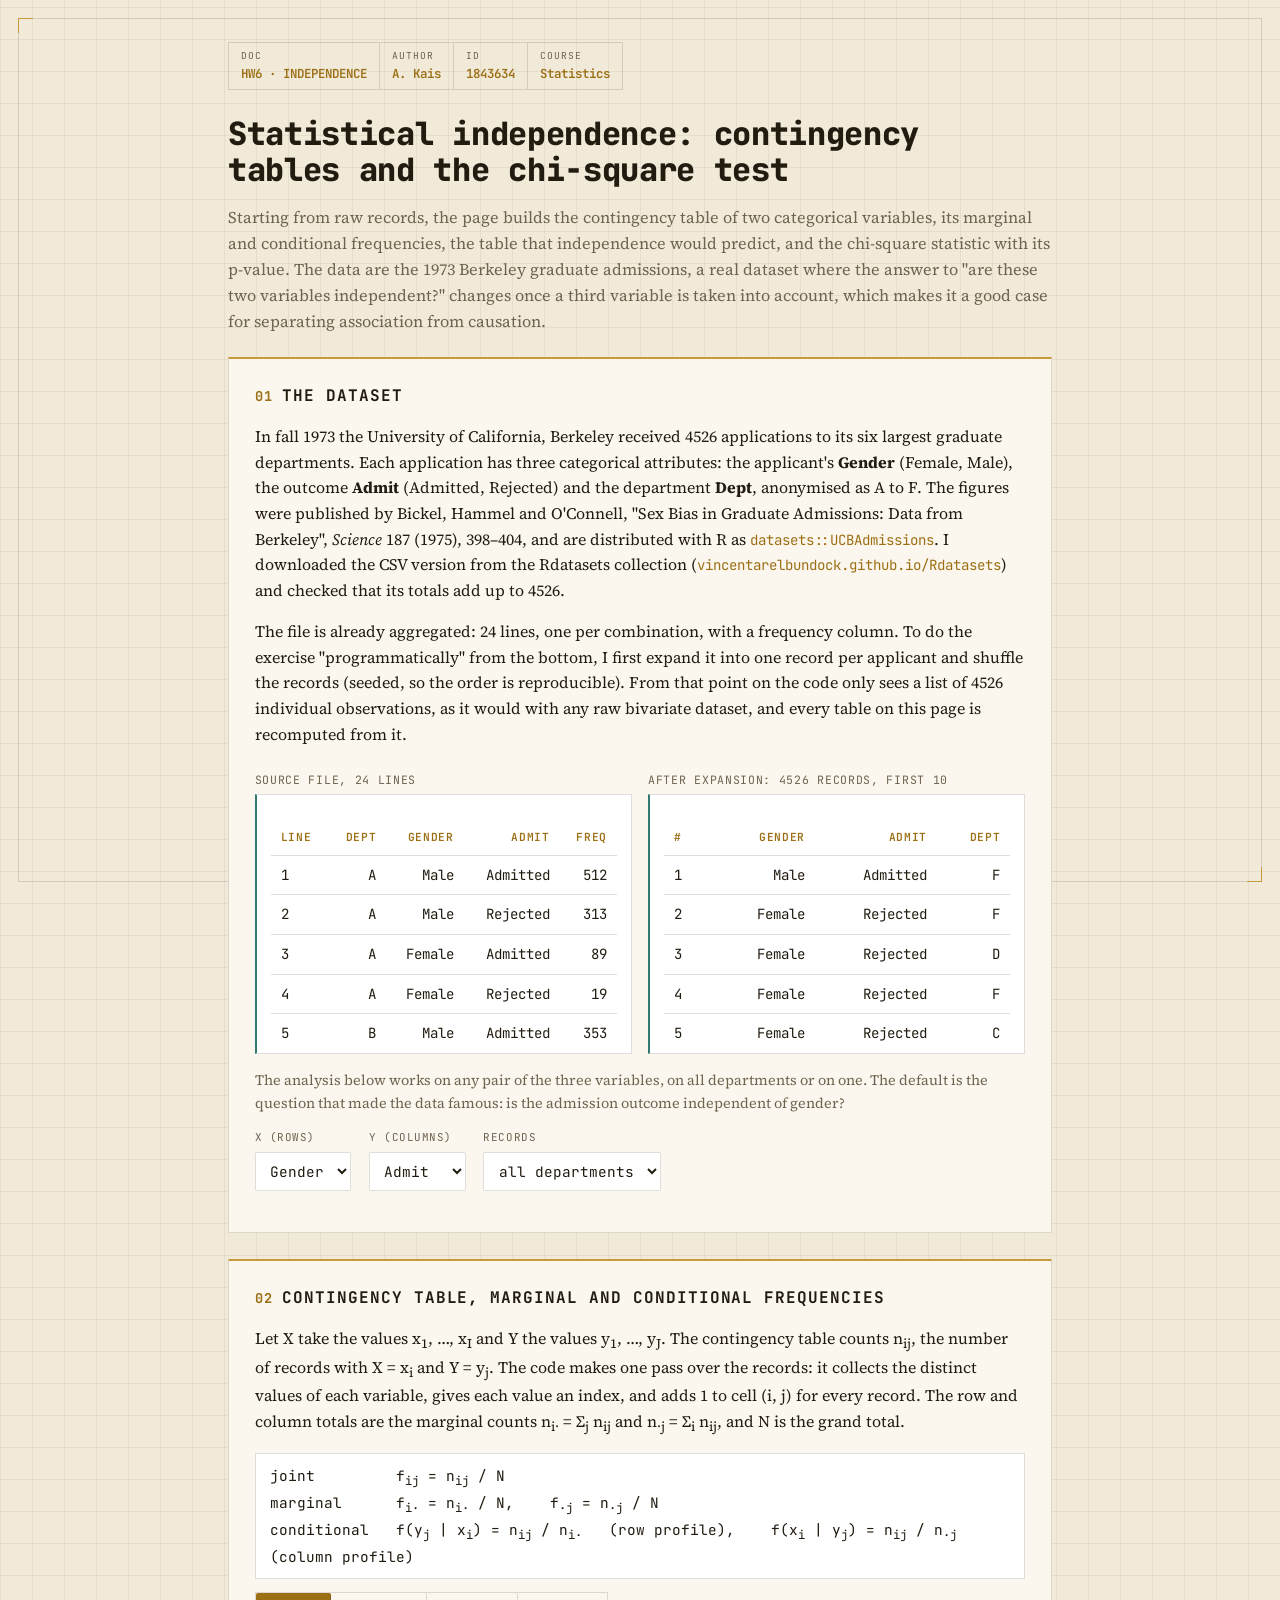
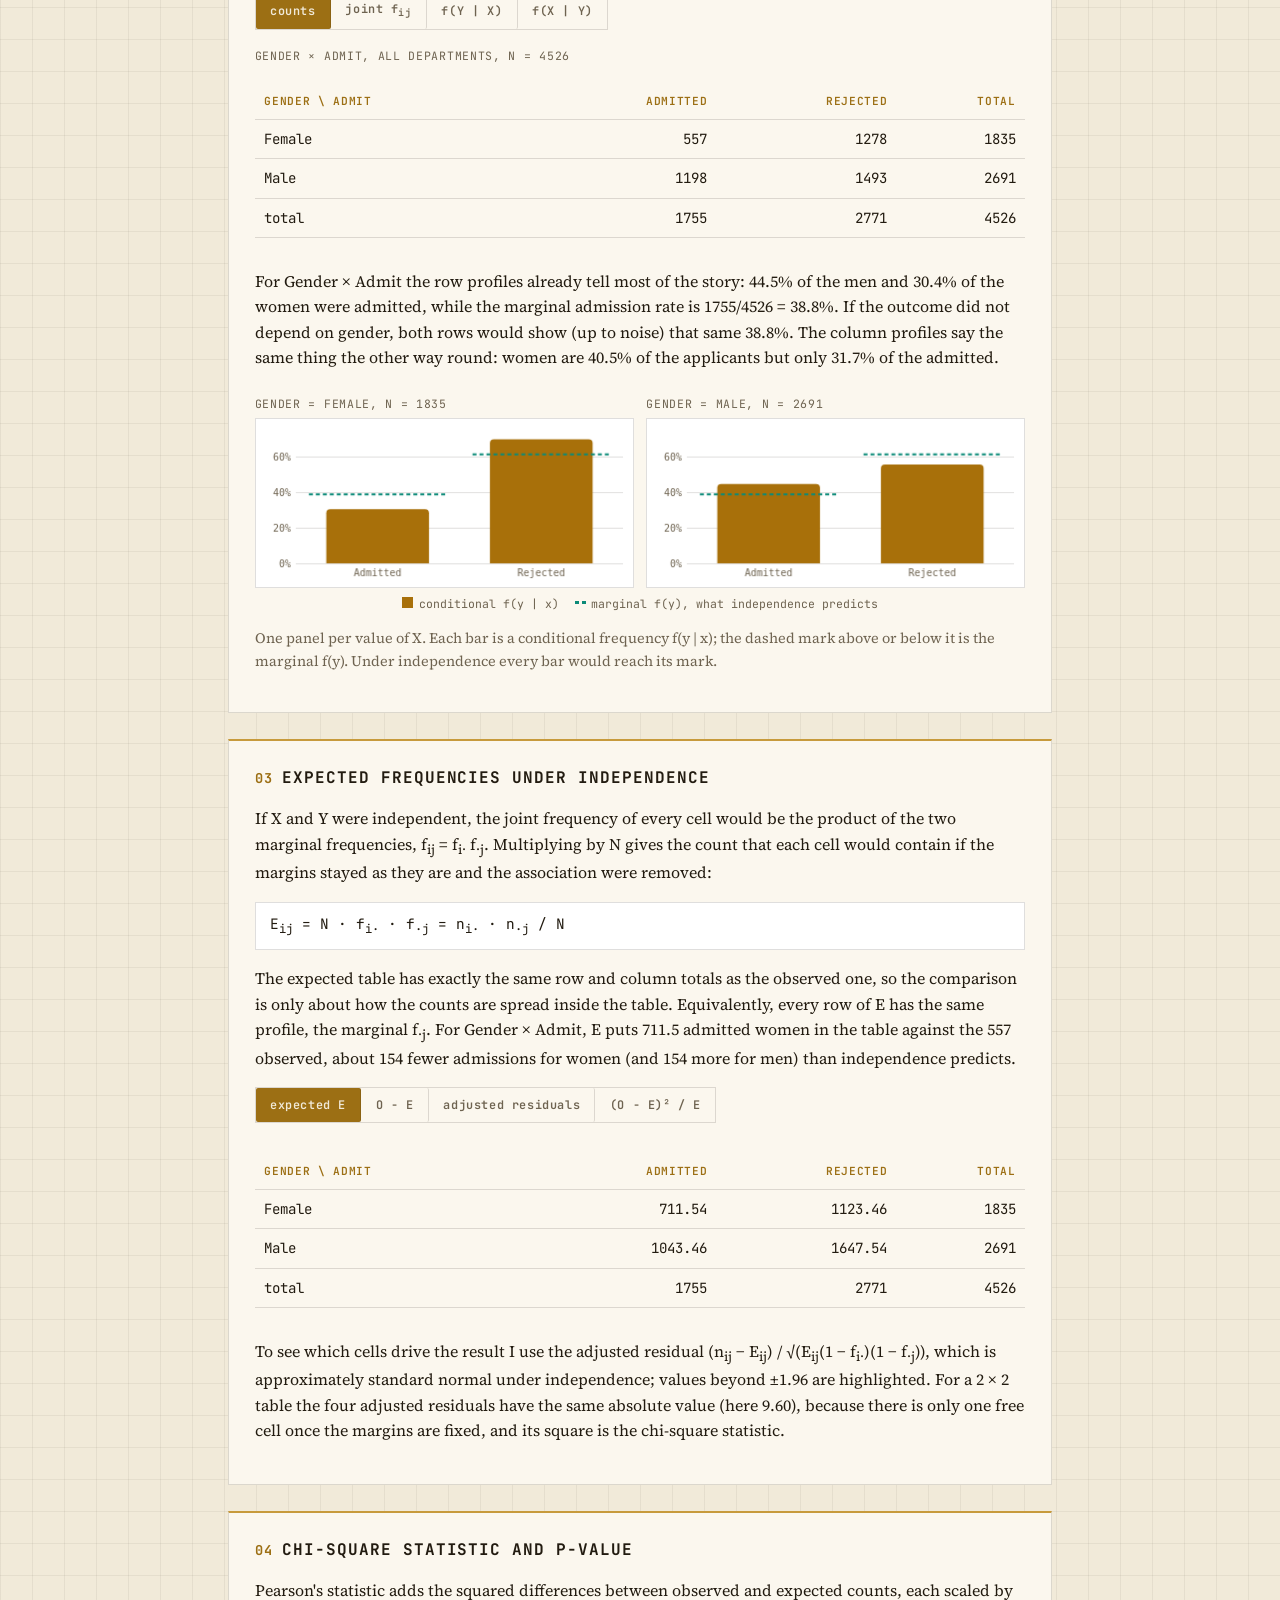
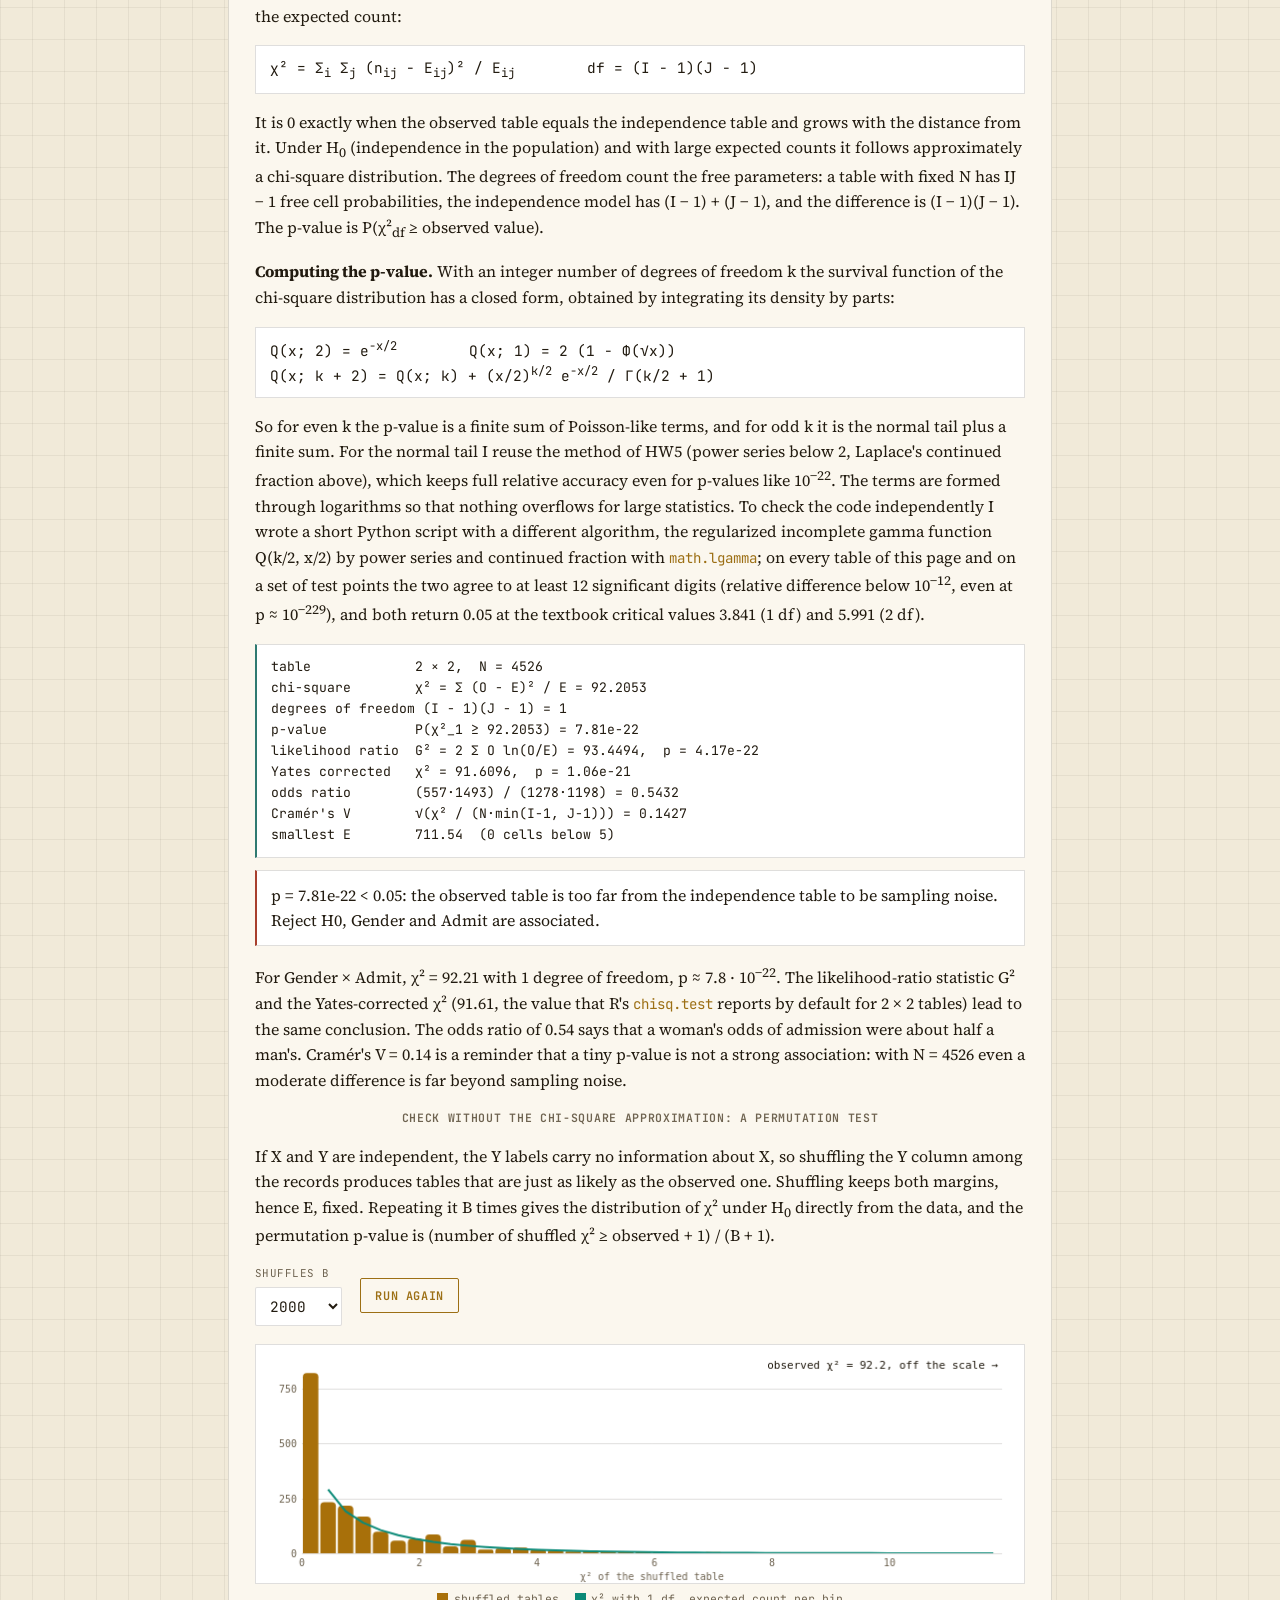
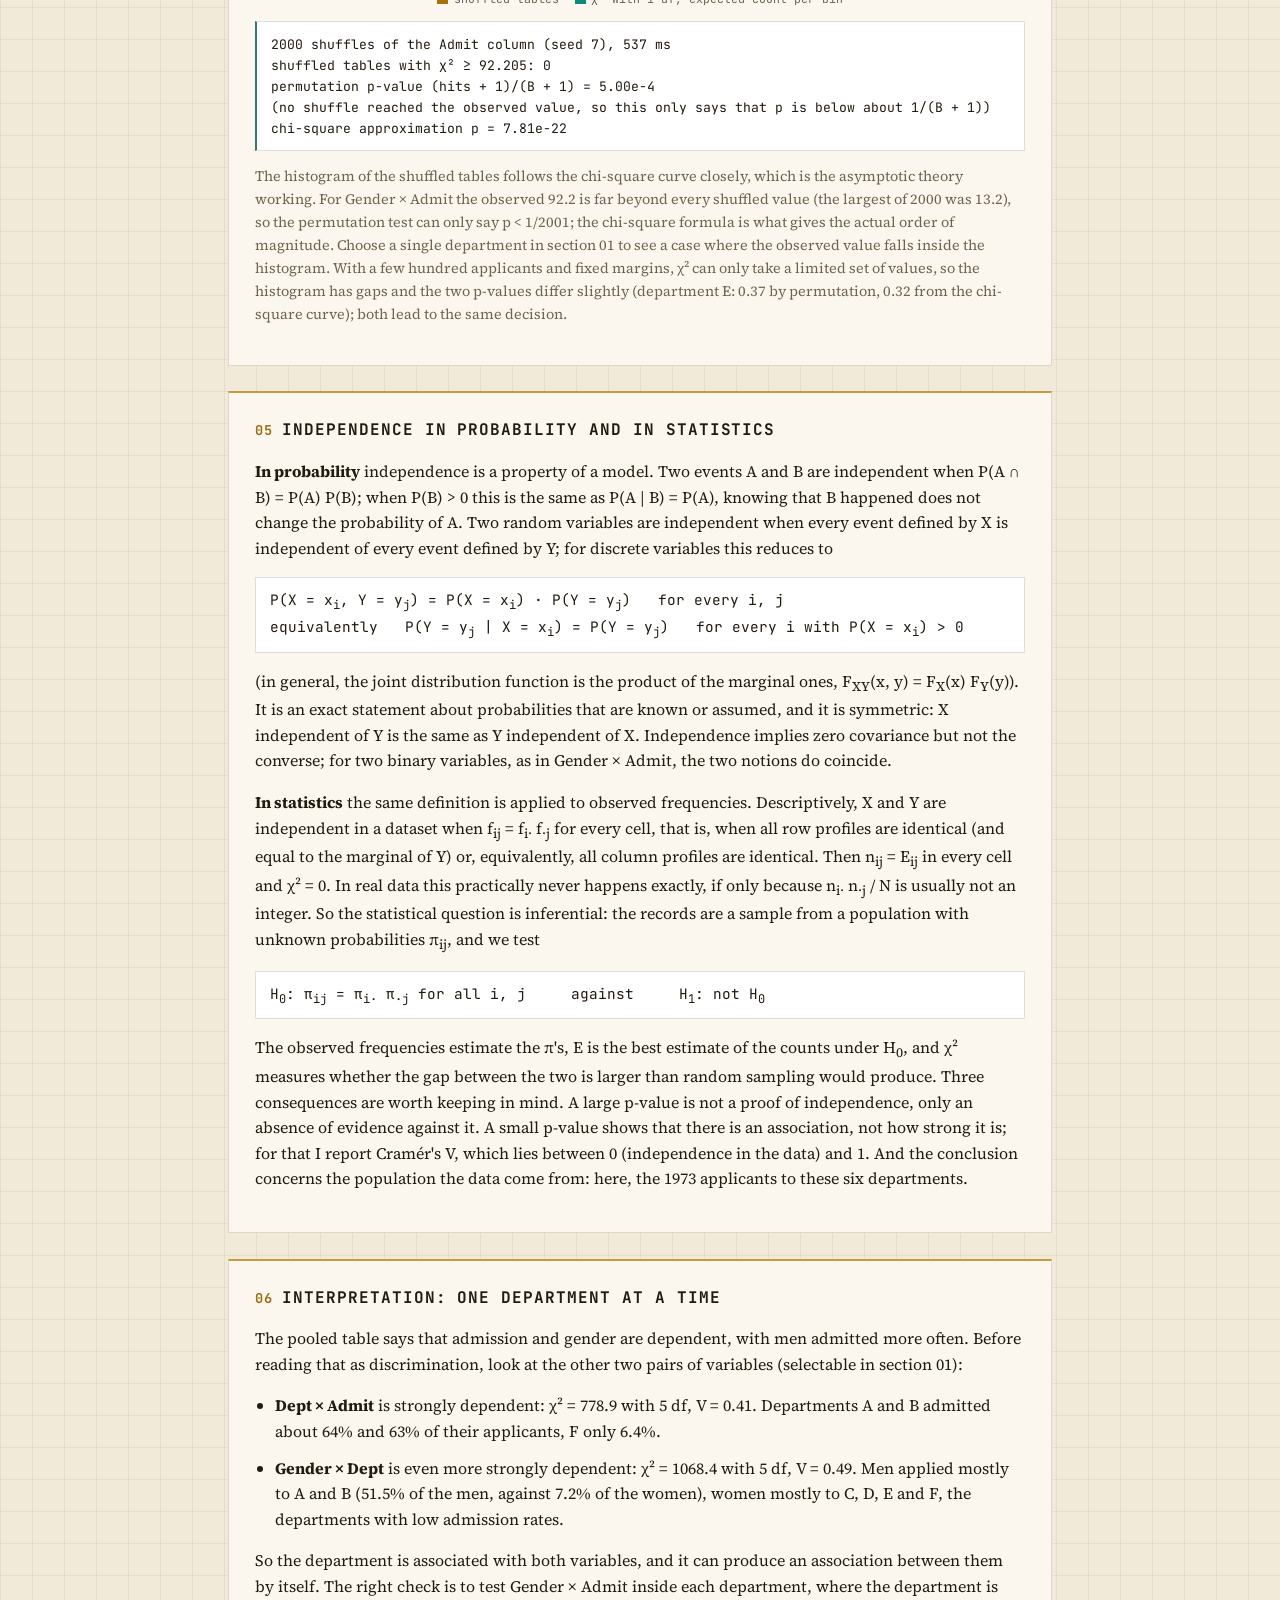
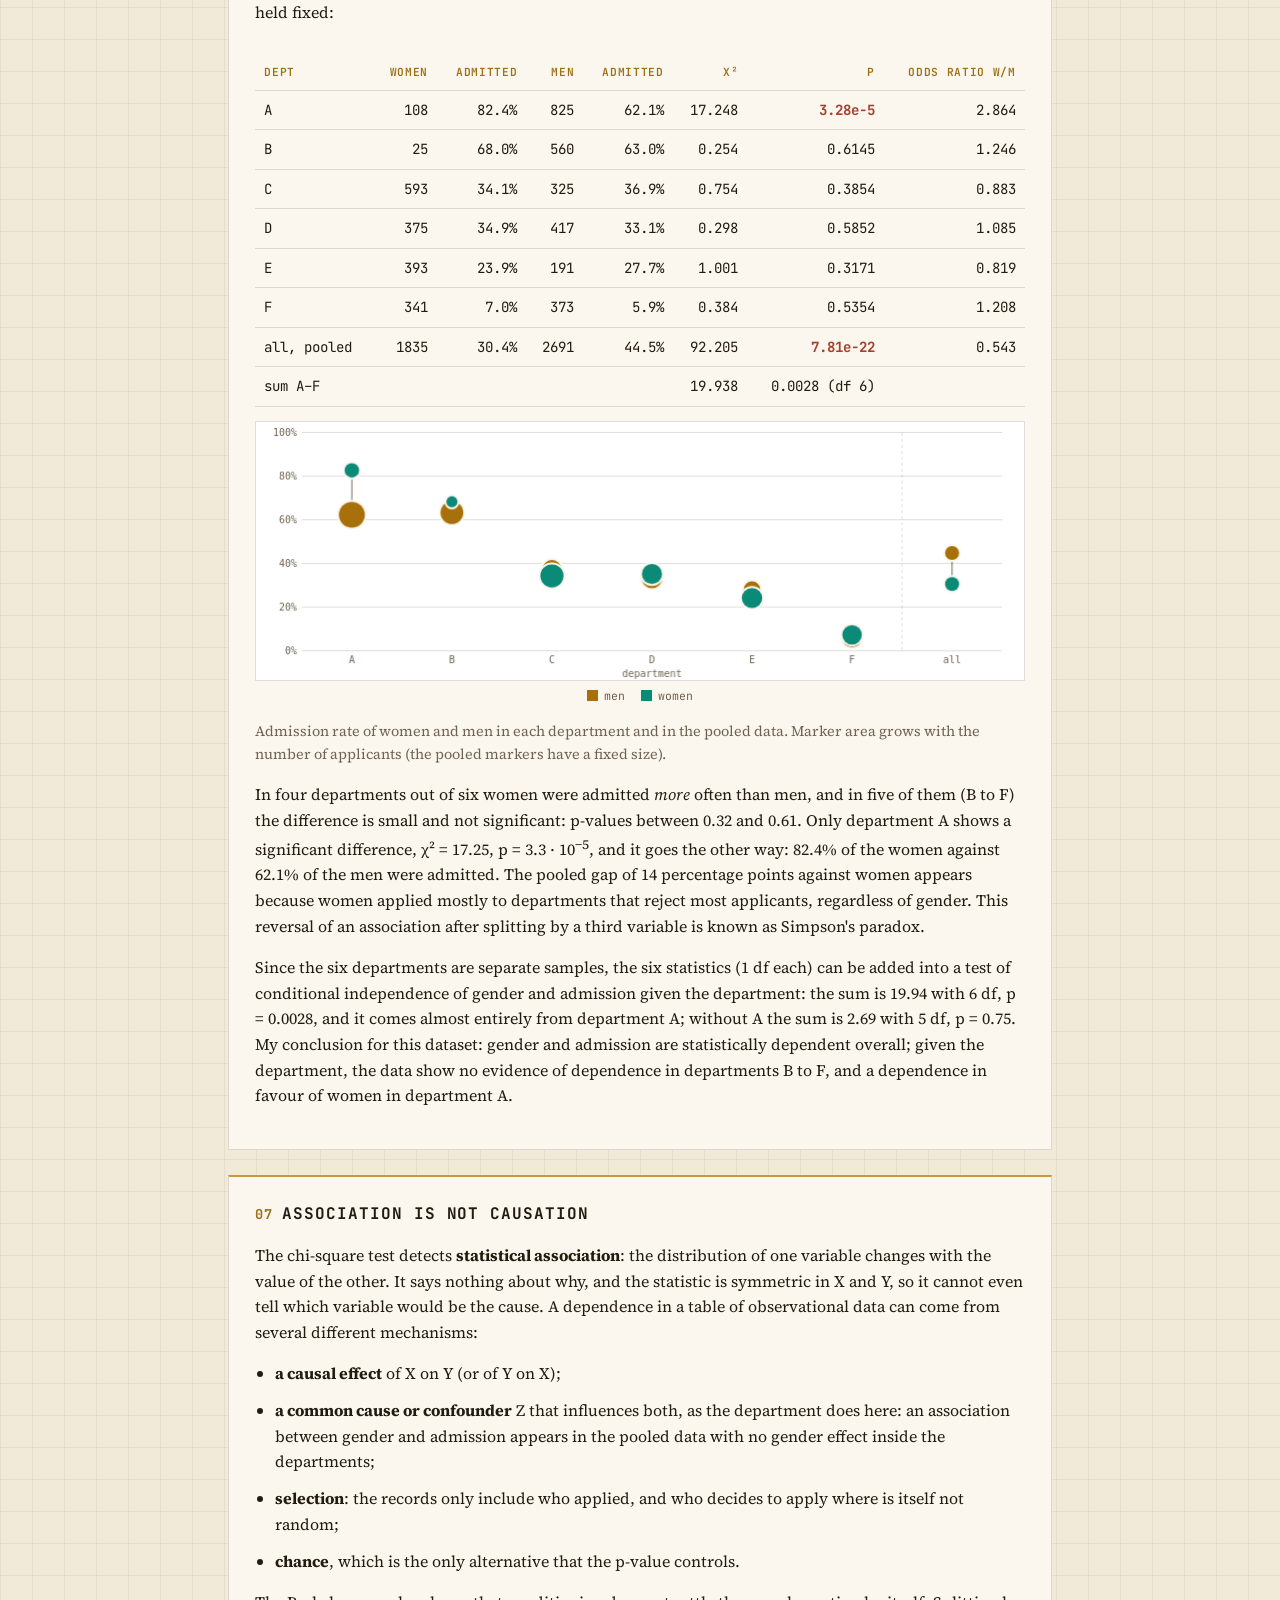
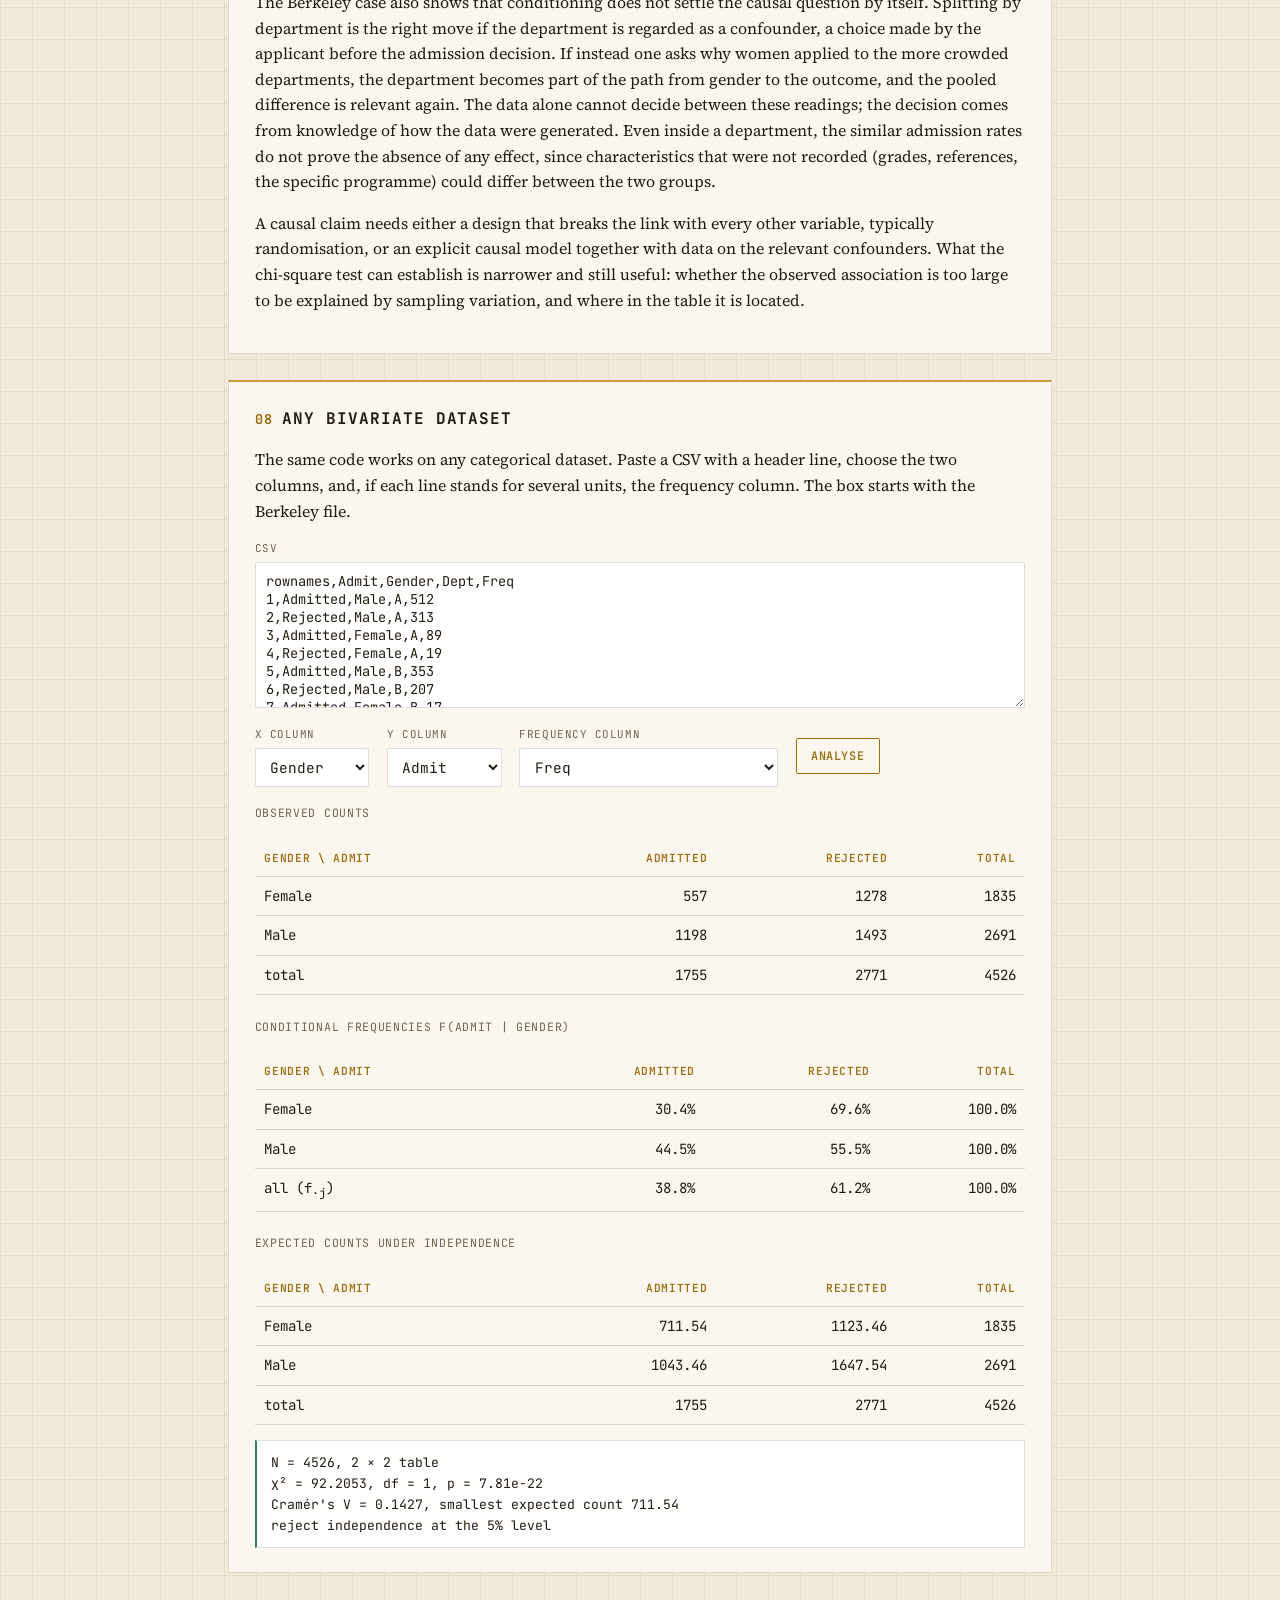
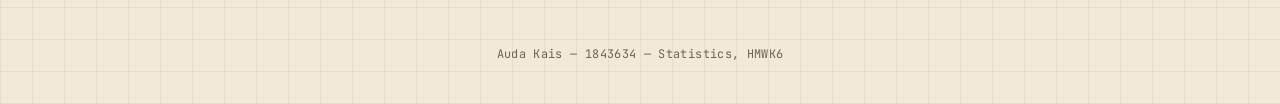
<file: hmwk6-independence/index.html>
<!DOCTYPE html>
<html lang="en">
<head>
<meta charset="UTF-8">
<meta name="viewport" content="width=device-width, initial-scale=1.0">
<title>Statistical Independence</title>
<link rel="preconnect" href="https://fonts.googleapis.com">
<link rel="preconnect" href="https://fonts.gstatic.com" crossorigin>
<link href="https://fonts.googleapis.com/css2?family=JetBrains+Mono:wght@400;500;600;700;800&family=Source+Serif+4:ital,opsz,wght@0,8..60,400;0,8..60,500;0,8..60,600;1,8..60,400&display=swap" rel="stylesheet">
<link rel="stylesheet" href="style.css">
</head>
<body>

<div class="crop-marks" aria-hidden="true"></div>

<div class="sheet">

<header>
  <div class="titleblock">
    <div class="tb-cell"><span class="tb-label">doc</span><span class="tb-value">HW6 · INDEPENDENCE</span></div>
    <div class="tb-cell"><span class="tb-label">author</span><span class="tb-value">A. Kais</span></div>
    <div class="tb-cell"><span class="tb-label">id</span><span class="tb-value">1843634</span></div>
    <div class="tb-cell"><span class="tb-label">course</span><span class="tb-value">Statistics</span></div>
  </div>
  <h1>Statistical independence: contingency tables and the chi-square test</h1>
  <p class="subtitle">
    Starting from raw records, the page builds the contingency table of two categorical variables, its marginal and
    conditional frequencies, the table that independence would predict, and the chi-square statistic with its
    p-value. The data are the 1973 Berkeley graduate admissions, a real dataset where the answer to "are these two
    variables independent?" changes once a third variable is taken into account, which makes it a good case for
    separating association from causation.
  </p>
</header>

<main>

  <!-- ============================================================ 01 -->
  <section class="card">
    <h2><span class="num">01</span>The dataset</h2>
    <p>
      In fall 1973 the University of California, Berkeley received 4526 applications to its six largest graduate
      departments. Each application has three categorical attributes: the applicant's <strong>Gender</strong>
      (Female, Male), the outcome <strong>Admit</strong> (Admitted, Rejected) and the department
      <strong>Dept</strong>, anonymised as A to F. The figures were published by Bickel, Hammel and O'Connell,
      "Sex Bias in Graduate Admissions: Data from Berkeley", <em>Science</em> 187 (1975), 398&ndash;404, and are
      distributed with R as <code>datasets::UCBAdmissions</code>. I downloaded the CSV version from the Rdatasets
      collection (<code>vincentarelbundock.github.io/Rdatasets</code>) and checked that its totals add up to 4526.
    </p>
    <p>
      The file is already aggregated: 24 lines, one per combination, with a frequency column. To do the exercise
      "programmatically" from the bottom, I first expand it into one record per applicant and shuffle the records
      (seeded, so the order is reproducible). From that point on the code only sees a list of 4526 individual
      observations, as it would with any raw bivariate dataset, and every table on this page is recomputed from it.
    </p>
    <div class="two-col">
      <div>
        <div class="chart-title">source file, 24 lines</div>
        <div class="data-block scroll" id="srcTable"></div>
      </div>
      <div>
        <div class="chart-title">after expansion: <span id="recCount"></span> records, first 10</div>
        <div class="data-block scroll" id="recTable"></div>
      </div>
    </div>
    <p class="hint">
      The analysis below works on any pair of the three variables, on all departments or on one. The default is the
      question that made the data famous: is the admission outcome independent of gender?
    </p>
    <div class="controls">
      <label>X (rows) <select id="selX"></select></label>
      <label>Y (columns) <select id="selY"></select></label>
      <label>records <select id="selZ"></select></label>
    </div>
    <div id="ctWarn" class="data-block bad mono small" style="display:none"></div>
  </section>

  <!-- ============================================================ 02 -->
  <section class="card">
    <h2><span class="num">02</span>Contingency table, marginal and conditional frequencies</h2>
    <p>
      Let X take the values x<sub>1</sub>, &hellip;, x<sub>I</sub> and Y the values y<sub>1</sub>, &hellip;,
      y<sub>J</sub>. The contingency table counts n<sub>ij</sub>, the number of records with X = x<sub>i</sub> and
      Y = y<sub>j</sub>. The code makes one pass over the records: it collects the distinct values of each variable,
      gives each value an index, and adds 1 to cell (i, j) for every record. The row and column totals are the
      marginal counts n<sub>i·</sub> = &Sigma;<sub>j</sub> n<sub>ij</sub> and n<sub>·j</sub> = &Sigma;<sub>i</sub>
      n<sub>ij</sub>, and N is the grand total.
    </p>
    <div class="formula">joint         f<sub>ij</sub> = n<sub>ij</sub> / N
marginal      f<sub>i·</sub> = n<sub>i·</sub> / N,    f<sub>·j</sub> = n<sub>·j</sub> / N
conditional   f(y<sub>j</sub> | x<sub>i</sub>) = n<sub>ij</sub> / n<sub>i·</sub>   (row profile),    f(x<sub>i</sub> | y<sub>j</sub>) = n<sub>ij</sub> / n<sub>·j</sub>   (column profile)</div>
    <div class="controls">
      <div class="seg" id="ctView">
        <button data-v="counts" class="on">counts</button>
        <button data-v="joint">joint f<sub>ij</sub></button>
        <button data-v="row">f(Y | X)</button>
        <button data-v="col">f(X | Y)</button>
      </div>
    </div>
    <div class="chart-title" id="ctTitle"></div>
    <div id="ctTable"></div>
    <p>
      For Gender &times; Admit the row profiles already tell most of the story: 44.5% of the men and 30.4% of the
      women were admitted, while the marginal admission rate is 1755/4526 = 38.8%. If the outcome did not depend on
      gender, both rows would show (up to noise) that same 38.8%. The column profiles say the same thing the other
      way round: women are 40.5% of the applicants but only 31.7% of the admitted.
    </p>
    <div class="grid3" id="profCharts"></div>
    <div class="legend" id="profLegend"></div>
    <p class="hint">One panel per value of X. Each bar is a conditional frequency f(y | x); the dashed mark above or below it is the marginal f(y). Under independence every bar would reach its mark.</p>
  </section>

  <!-- ============================================================ 03 -->
  <section class="card">
    <h2><span class="num">03</span>Expected frequencies under independence</h2>
    <p>
      If X and Y were independent, the joint frequency of every cell would be the product of the two marginal
      frequencies, f<sub>ij</sub> = f<sub>i·</sub> f<sub>·j</sub>. Multiplying by N gives the count that each cell
      would contain if the margins stayed as they are and the association were removed:
    </p>
    <div class="formula">E<sub>ij</sub> = N · f<sub>i·</sub> · f<sub>·j</sub> = n<sub>i·</sub> · n<sub>·j</sub> / N</div>
    <p>
      The expected table has exactly the same row and column totals as the observed one, so the comparison is only
      about how the counts are spread inside the table. Equivalently, every row of E has the same profile, the
      marginal f<sub>·j</sub>. For Gender &times; Admit, E puts 711.5 admitted women in the table against the 557
      observed, about 154 fewer admissions for women (and 154 more for men) than independence predicts.
    </p>
    <div class="controls">
      <div class="seg" id="expView">
        <button data-v="E" class="on">expected E</button>
        <button data-v="D">O &minus; E</button>
        <button data-v="R">adjusted residuals</button>
        <button data-v="C">(O &minus; E)² / E</button>
      </div>
    </div>
    <div id="expTable"></div>
    <p>
      To see which cells drive the result I use the adjusted residual
      (n<sub>ij</sub> &minus; E<sub>ij</sub>) / &radic;(E<sub>ij</sub>(1 &minus; f<sub>i·</sub>)(1 &minus;
      f<sub>·j</sub>)), which is approximately standard normal under independence; values beyond &plusmn;1.96 are
      highlighted. For a 2 &times; 2 table the four adjusted residuals have the same absolute value (here 9.60),
      because there is only one free cell once the margins are fixed, and its square is the chi-square statistic.
    </p>
  </section>

  <!-- ============================================================ 04 -->
  <section class="card">
    <h2><span class="num">04</span>Chi-square statistic and p-value</h2>
    <p>
      Pearson's statistic adds the squared differences between observed and expected counts, each scaled by the
      expected count:
    </p>
    <div class="formula">χ² = Σ<sub>i</sub> Σ<sub>j</sub> (n<sub>ij</sub> &minus; E<sub>ij</sub>)² / E<sub>ij</sub>        df = (I &minus; 1)(J &minus; 1)</div>
    <p>
      It is 0 exactly when the observed table equals the independence table and grows with the distance from it. Under
      H<sub>0</sub> (independence in the population) and with large expected counts it follows approximately a
      chi-square distribution. The degrees of freedom count the free parameters: a table with fixed N has IJ &minus; 1
      free cell probabilities, the independence model has (I &minus; 1) + (J &minus; 1), and the difference is
      (I &minus; 1)(J &minus; 1). The p-value is P(χ²<sub>df</sub> &ge; observed value).
    </p>
    <p>
      <strong>Computing the p-value.</strong> With an integer number of degrees of freedom k the survival function
      of the chi-square distribution has a closed form, obtained by integrating its density by parts:
    </p>
    <div class="formula">Q(x; 2) = e<sup>&minus;x/2</sup>        Q(x; 1) = 2 (1 &minus; &Phi;(&radic;x))
Q(x; k + 2) = Q(x; k) + (x/2)<sup>k/2</sup> e<sup>&minus;x/2</sup> / &Gamma;(k/2 + 1)</div>
    <p>
      So for even k the p-value is a finite sum of Poisson-like terms, and for odd k it is the normal tail plus a
      finite sum. For the normal tail I reuse the method of HW5 (power series below 2, Laplace's continued fraction
      above), which keeps full relative accuracy even for p-values like 10<sup>&minus;22</sup>. The terms are formed
      through logarithms so that nothing overflows for large statistics. To check the code independently I wrote a
      short Python script with a different algorithm, the regularized incomplete gamma function Q(k/2, x/2) by power
      series and continued fraction with <code>math.lgamma</code>; on every table of this page and on a set of test
      points the two agree to at least 12 significant digits (relative difference below 10<sup>&minus;12</sup>, even at p &asymp; 10<sup>&minus;229</sup>), and both return 0.05 at the textbook critical values
      3.841 (1 df) and 5.991 (2 df).
    </p>
    <div class="data-block mono small" id="testOut"></div>
    <div class="data-block" id="verdict" style="margin-top:0.8rem"></div>
    <p>
      For Gender &times; Admit, χ² = 92.21 with 1 degree of freedom, p &asymp; 7.8 &middot; 10<sup>&minus;22</sup>.
      The likelihood-ratio statistic G² and the Yates-corrected χ² (91.61, the value that R's <code>chisq.test</code>
      reports by default for 2 &times; 2 tables) lead to the same conclusion. The odds ratio of 0.54 says that a woman's odds of
      admission were about half a man's. Cramér's V = 0.14 is a reminder that a tiny p-value is not a strong
      association: with N = 4526 even a moderate difference is far beyond sampling noise.
    </p>
    <h3>Check without the chi-square approximation: a permutation test</h3>
    <p>
      If X and Y are independent, the Y labels carry no information about X, so shuffling the Y column among the
      records produces tables that are just as likely as the observed one. Shuffling keeps both margins, hence E, fixed.
      Repeating it B times gives the distribution of χ² under H<sub>0</sub> directly from the data, and the
      permutation p-value is (number of shuffled χ² &ge; observed + 1) / (B + 1).
    </p>
    <div class="controls">
      <label>shuffles B
        <select id="permB">
          <option value="1000">1000</option>
          <option value="2000" selected>2000</option>
          <option value="10000">10000</option>
        </select>
      </label>
      <button id="permRun">run again</button>
    </div>
    <div class="chart" id="permChart"></div>
    <div class="legend" id="permLegend"></div>
    <div class="data-block mono small" id="permOut" style="margin-top:0.8rem"></div>
    <p class="hint">
      The histogram of the shuffled tables follows the chi-square curve closely, which is the asymptotic theory working.
      For Gender &times; Admit the observed 92.2 is far beyond every shuffled value (the largest of 2000 was 13.2),
      so the permutation test can only say p &lt; 1/2001; the chi-square formula is what gives the actual order of
      magnitude. Choose a single department in section 01 to see a case where the observed value falls inside the
      histogram. With a few hundred applicants and fixed margins, χ² can only take a limited set of values, so the
      histogram has gaps and the two p-values differ slightly (department E: 0.37 by permutation, 0.32 from the
      chi-square curve); both lead to the same decision.
    </p>
  </section>

  <!-- ============================================================ 05 -->
  <section class="card">
    <h2><span class="num">05</span>Independence in probability and in statistics</h2>
    <p>
      <strong>In probability</strong> independence is a property of a model. Two events A and B are independent when
      P(A &cap; B) = P(A) P(B); when P(B) &gt; 0 this is the same as P(A | B) = P(A), knowing that B happened does
      not change the probability of A. Two random variables are independent when every event defined by X is
      independent of every event defined by Y; for discrete variables this reduces to
    </p>
    <div class="formula">P(X = x<sub>i</sub>, Y = y<sub>j</sub>) = P(X = x<sub>i</sub>) · P(Y = y<sub>j</sub>)   for every i, j
equivalently   P(Y = y<sub>j</sub> | X = x<sub>i</sub>) = P(Y = y<sub>j</sub>)   for every i with P(X = x<sub>i</sub>) &gt; 0</div>
    <p>
      (in general, the joint distribution function is the product of the marginal ones,
      F<sub>XY</sub>(x, y) = F<sub>X</sub>(x) F<sub>Y</sub>(y)). It is an exact statement about probabilities that
      are known or assumed, and it is symmetric: X independent of Y is the same as Y independent of X. Independence
      implies zero covariance but not the converse; for two binary variables, as in Gender &times; Admit, the two
      notions do coincide.
    </p>
    <p>
      <strong>In statistics</strong> the same definition is applied to observed frequencies. Descriptively, X and
      Y are independent in a dataset when f<sub>ij</sub> = f<sub>i·</sub> f<sub>·j</sub> for every cell, that is,
      when all row profiles are identical (and equal to the marginal of Y) or, equivalently, all column profiles are
      identical. Then n<sub>ij</sub> = E<sub>ij</sub> in every cell and χ² = 0. In real data this practically never
      happens exactly, if only because n<sub>i·</sub> n<sub>·j</sub> / N is usually not an integer. So the
      statistical question is inferential: the records are a sample from a population with unknown probabilities
      &pi;<sub>ij</sub>, and we test
    </p>
    <div class="formula">H<sub>0</sub>: &pi;<sub>ij</sub> = &pi;<sub>i·</sub> &pi;<sub>·j</sub> for all i, j     against     H<sub>1</sub>: not H<sub>0</sub></div>
    <p>
      The observed frequencies estimate the &pi;'s, E is the best estimate of the counts under H<sub>0</sub>, and
      χ² measures whether the gap between the two is larger than random sampling would produce. Three consequences
      are worth keeping in mind. A large p-value is not a proof of independence, only an absence of evidence against
      it. A small p-value shows that there is an association, not how strong it is; for that I report Cramér's V,
      which lies between 0 (independence in the data) and 1. And the conclusion concerns the population the data come
      from: here, the 1973 applicants to these six departments.
    </p>
  </section>

  <!-- ============================================================ 06 -->
  <section class="card">
    <h2><span class="num">06</span>Interpretation: one department at a time</h2>
    <p>
      The pooled table says that admission and gender are dependent, with men admitted more often. Before reading
      that as discrimination, look at the other two pairs of variables (selectable in section 01):
    </p>
    <ul>
      <li>
        <strong>Dept &times; Admit</strong> is strongly dependent: χ² = 778.9 with 5 df, V = 0.41. Departments A and
        B admitted about 64% and 63% of their applicants, F only 6.4%.
      </li>
      <li>
        <strong>Gender &times; Dept</strong> is even more strongly dependent: χ² = 1068.4 with 5 df, V = 0.49. Men
        applied mostly to A and B (51.5% of the men, against 7.2% of the women), women mostly to C, D, E and F, the
        departments with low admission rates.
      </li>
    </ul>
    <p>
      So the department is associated with both variables, and it can produce an association between them by
      itself. The right check is to test Gender &times; Admit inside each department, where the department is held
      fixed:
    </p>
    <div id="strataTable"></div>
    <div class="chart" id="strataChart"></div>
    <div class="legend" id="strataLegend"></div>
    <p class="hint">Admission rate of women and men in each department and in the pooled data. Marker area grows with the number of applicants (the pooled markers have a fixed size).</p>
    <p>
      In four departments out of six women were admitted <em>more</em> often than men, and in five of them (B to F)
      the difference is small and not significant: p-values between 0.32 and 0.61. Only department A shows a
      significant difference, χ² = 17.25, p = 3.3 &middot; 10<sup>&minus;5</sup>, and it goes the other way: 82.4%
      of the women against 62.1% of the men were admitted. The pooled gap of 14 percentage points against women
      appears because women applied mostly to departments that reject most applicants, regardless of gender.
      This reversal of an association after splitting by a third variable is known as Simpson's paradox.
    </p>
    <p>
      Since the six departments are separate samples, the six statistics (1 df each) can be added into a test of
      conditional independence of gender and admission given the department: the sum is 19.94 with 6 df,
      p = 0.0028, and it comes almost entirely from department A; without A the sum is 2.69 with 5 df, p = 0.75.
      My conclusion for this dataset: gender and admission are statistically dependent overall; given the
      department, the data show no evidence of dependence in departments B to F, and a dependence in favour of women
      in department A.
    </p>
  </section>

  <!-- ============================================================ 07 -->
  <section class="card">
    <h2><span class="num">07</span>Association is not causation</h2>
    <p>
      The chi-square test detects <strong>statistical association</strong>: the distribution of one variable changes
      with the value of the other. It says nothing about why, and the statistic is symmetric in X and Y, so it cannot
      even tell which variable would be the cause. A dependence in a table of observational data can come from
      several different mechanisms:
    </p>
    <ul>
      <li><strong>a causal effect</strong> of X on Y (or of Y on X);</li>
      <li><strong>a common cause or confounder</strong> Z that influences both, as the department does here: an association between gender and admission appears in the pooled data with no gender effect inside the departments;</li>
      <li><strong>selection</strong>: the records only include who applied, and who decides to apply where is itself not random;</li>
      <li><strong>chance</strong>, which is the only alternative that the p-value controls.</li>
    </ul>
    <p>
      The Berkeley case also shows that conditioning does not settle the causal question by itself. Splitting by
      department is the right move if the department is regarded as a confounder, a choice made by the applicant
      before the admission decision. If instead one asks why women applied to the more crowded departments, the
      department becomes part of the path from gender to the outcome, and the pooled difference is relevant again.
      The data alone cannot decide between these readings; the decision comes from knowledge of how the data were
      generated. Even inside a department, the similar admission rates do not prove the absence of any effect, since
      characteristics that were not recorded (grades, references, the specific programme) could differ between the
      two groups.
    </p>
    <p>
      A causal claim needs either a design that breaks the link with every other variable, typically randomisation,
      or an explicit causal model together with data on the relevant confounders. What the chi-square test can
      establish is narrower and still useful: whether the observed association is too large to be explained by
      sampling variation, and where in the table it is located.
    </p>
  </section>

  <!-- ============================================================ 08 -->
  <section class="card">
    <h2><span class="num">08</span>Any bivariate dataset</h2>
    <p>
      The same code works on any categorical dataset. Paste a CSV with a header line, choose the two columns, and,
      if each line stands for several units, the frequency column. The box starts with the Berkeley file.
    </p>
    <div class="controls">
      <label class="wide">CSV <textarea id="ownCsv" rows="7" spellcheck="false"></textarea></label>
      <label>X column <select id="ownX"></select></label>
      <label>Y column <select id="ownY"></select></label>
      <label>frequency column <select id="ownF"></select></label>
      <button id="ownGo">analyse</button>
    </div>
    <div id="ownOut"></div>
  </section>

</main>

<footer>Auda Kais &mdash; 1843634 &mdash; Statistics, HMWK6</footer>

</div>

<div class="tooltip" id="tooltip"></div>

<script src="chart.js"></script>
<script src="independence.js"></script>
<script src="data.js"></script>
<script src="main.js"></script>
</body>
</html>
</file>
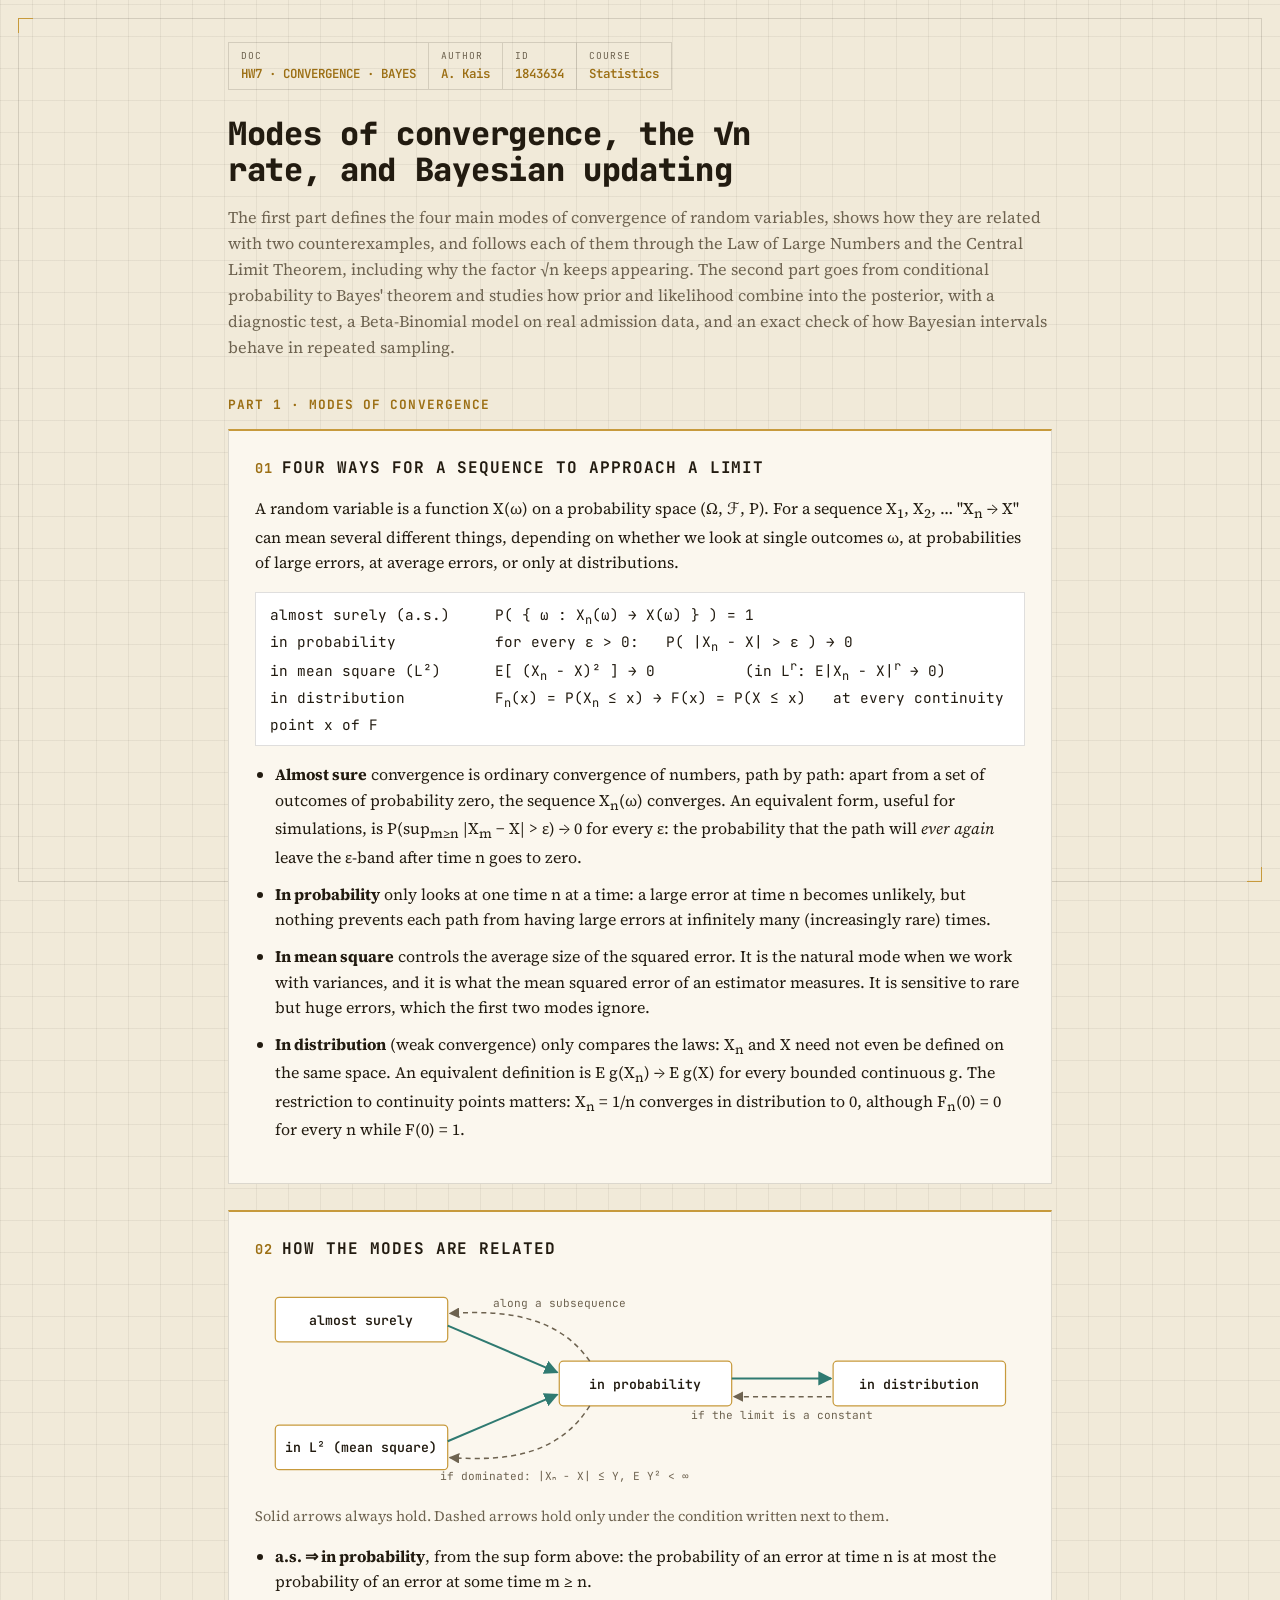
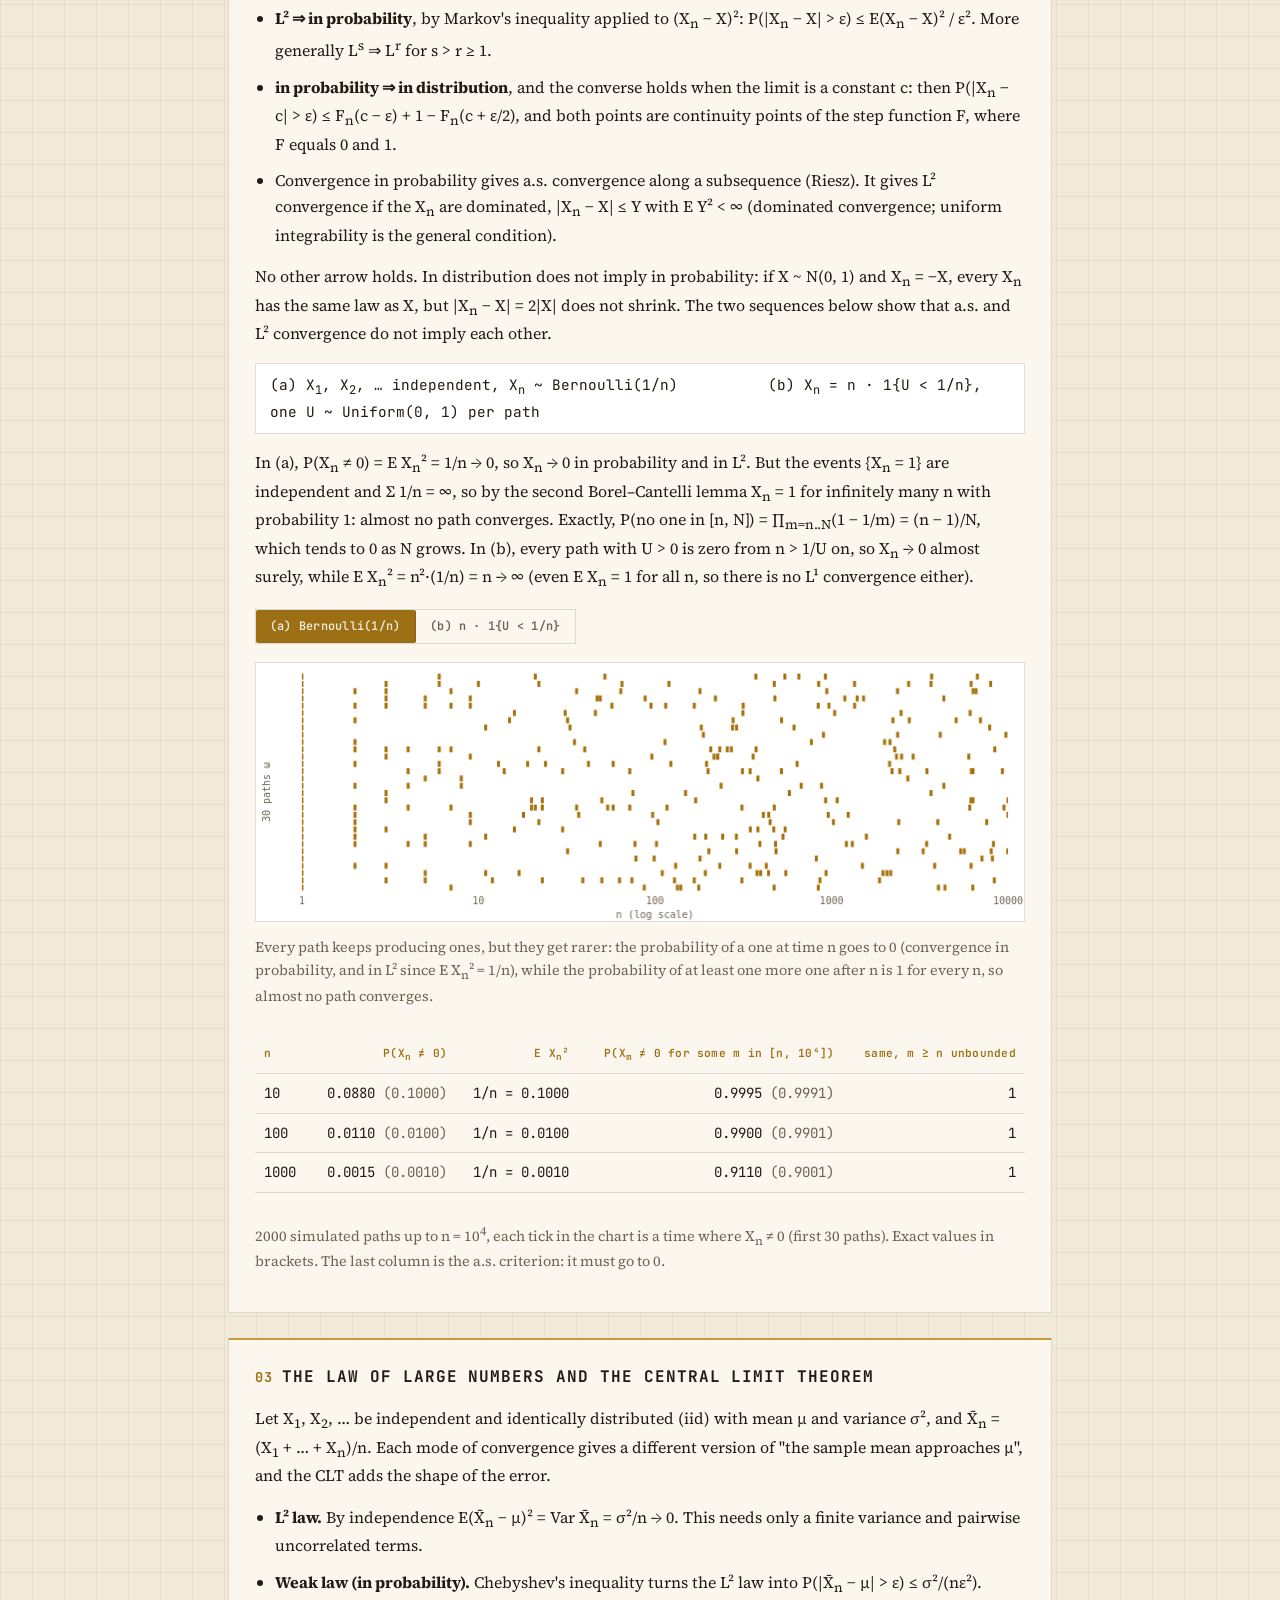
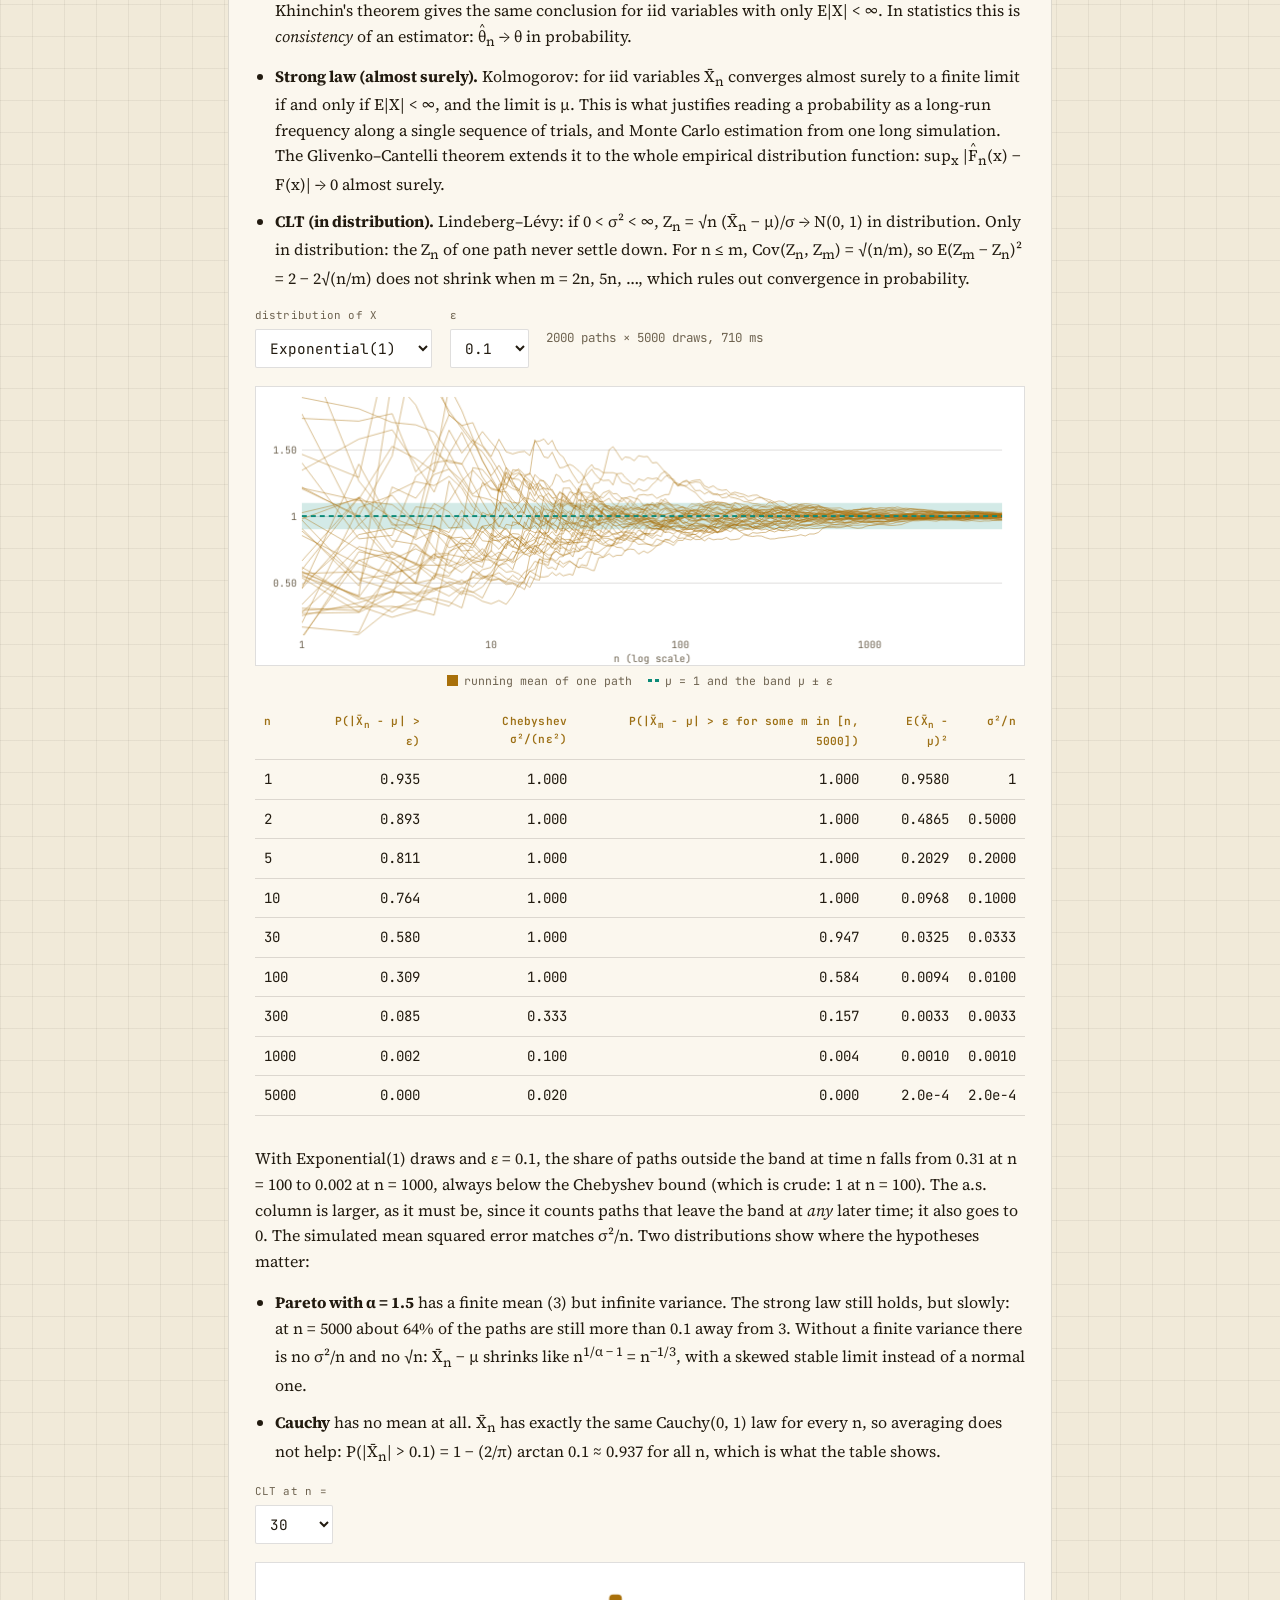
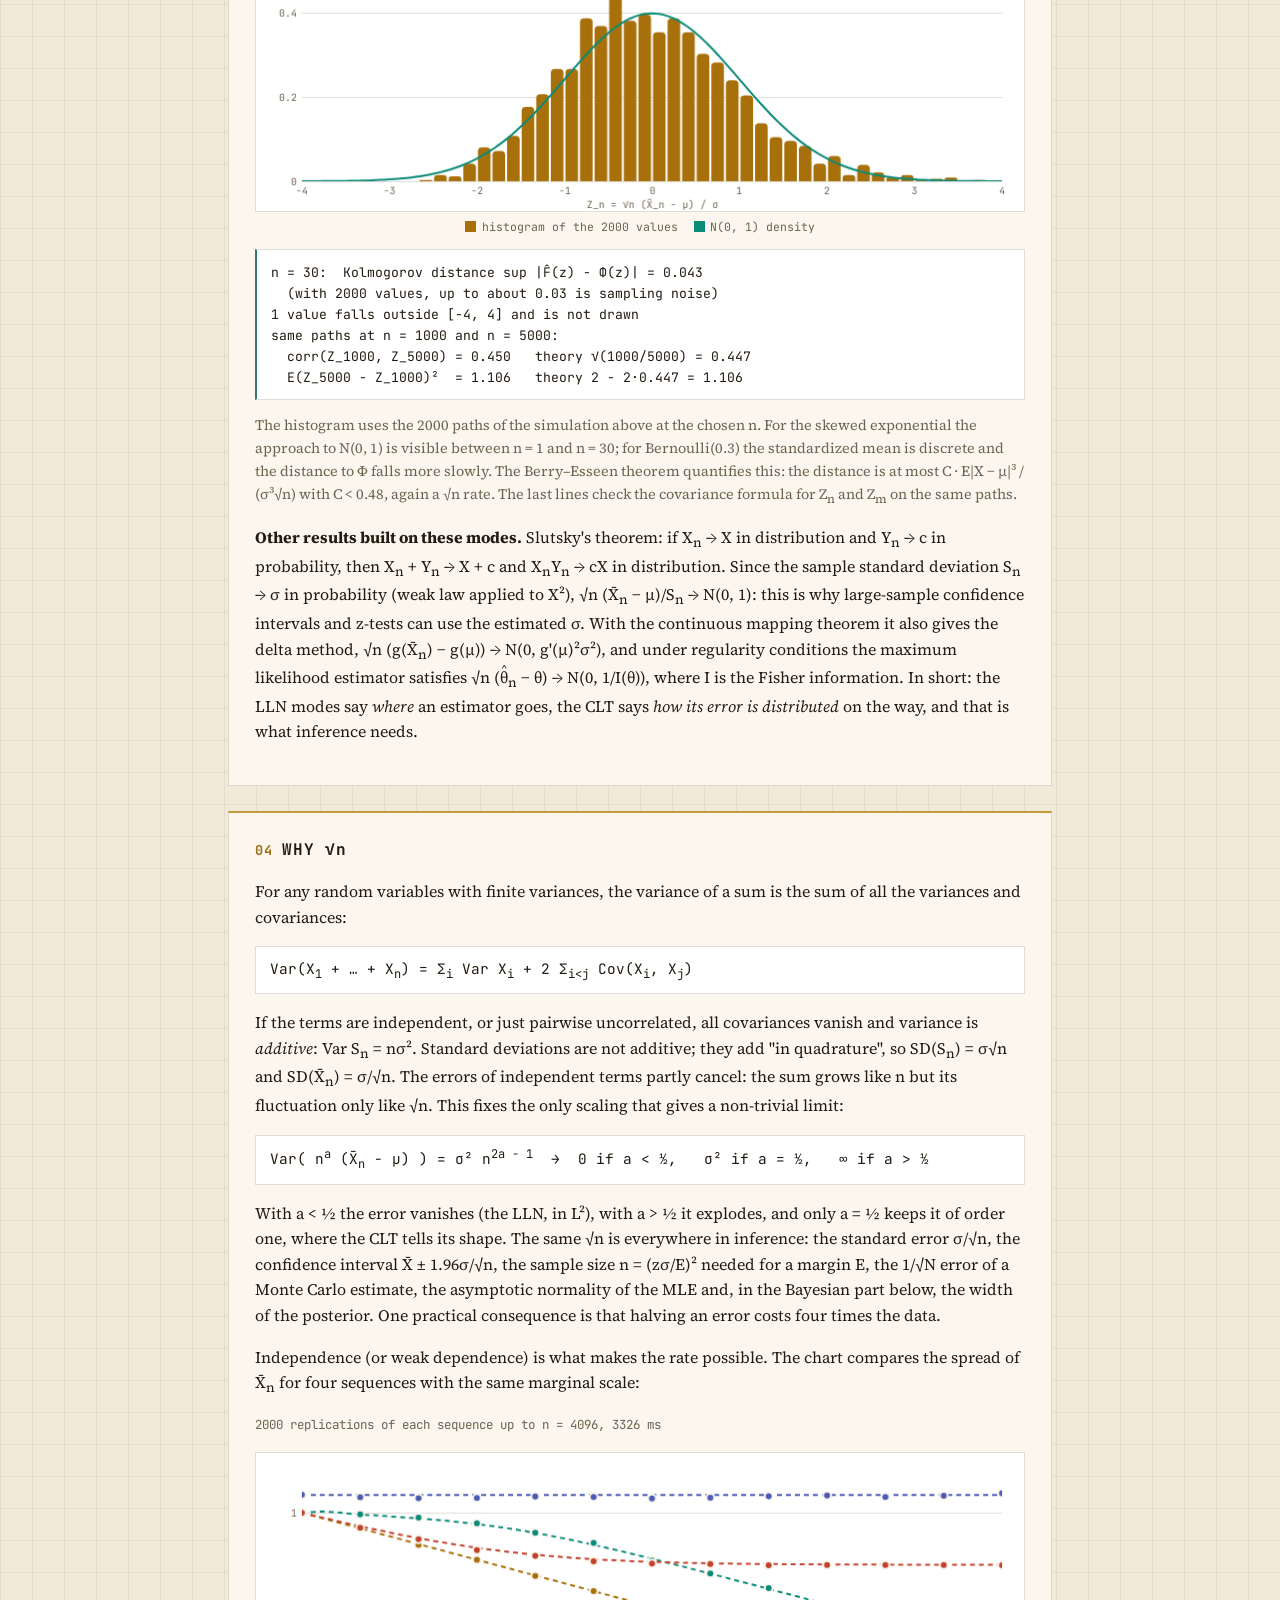
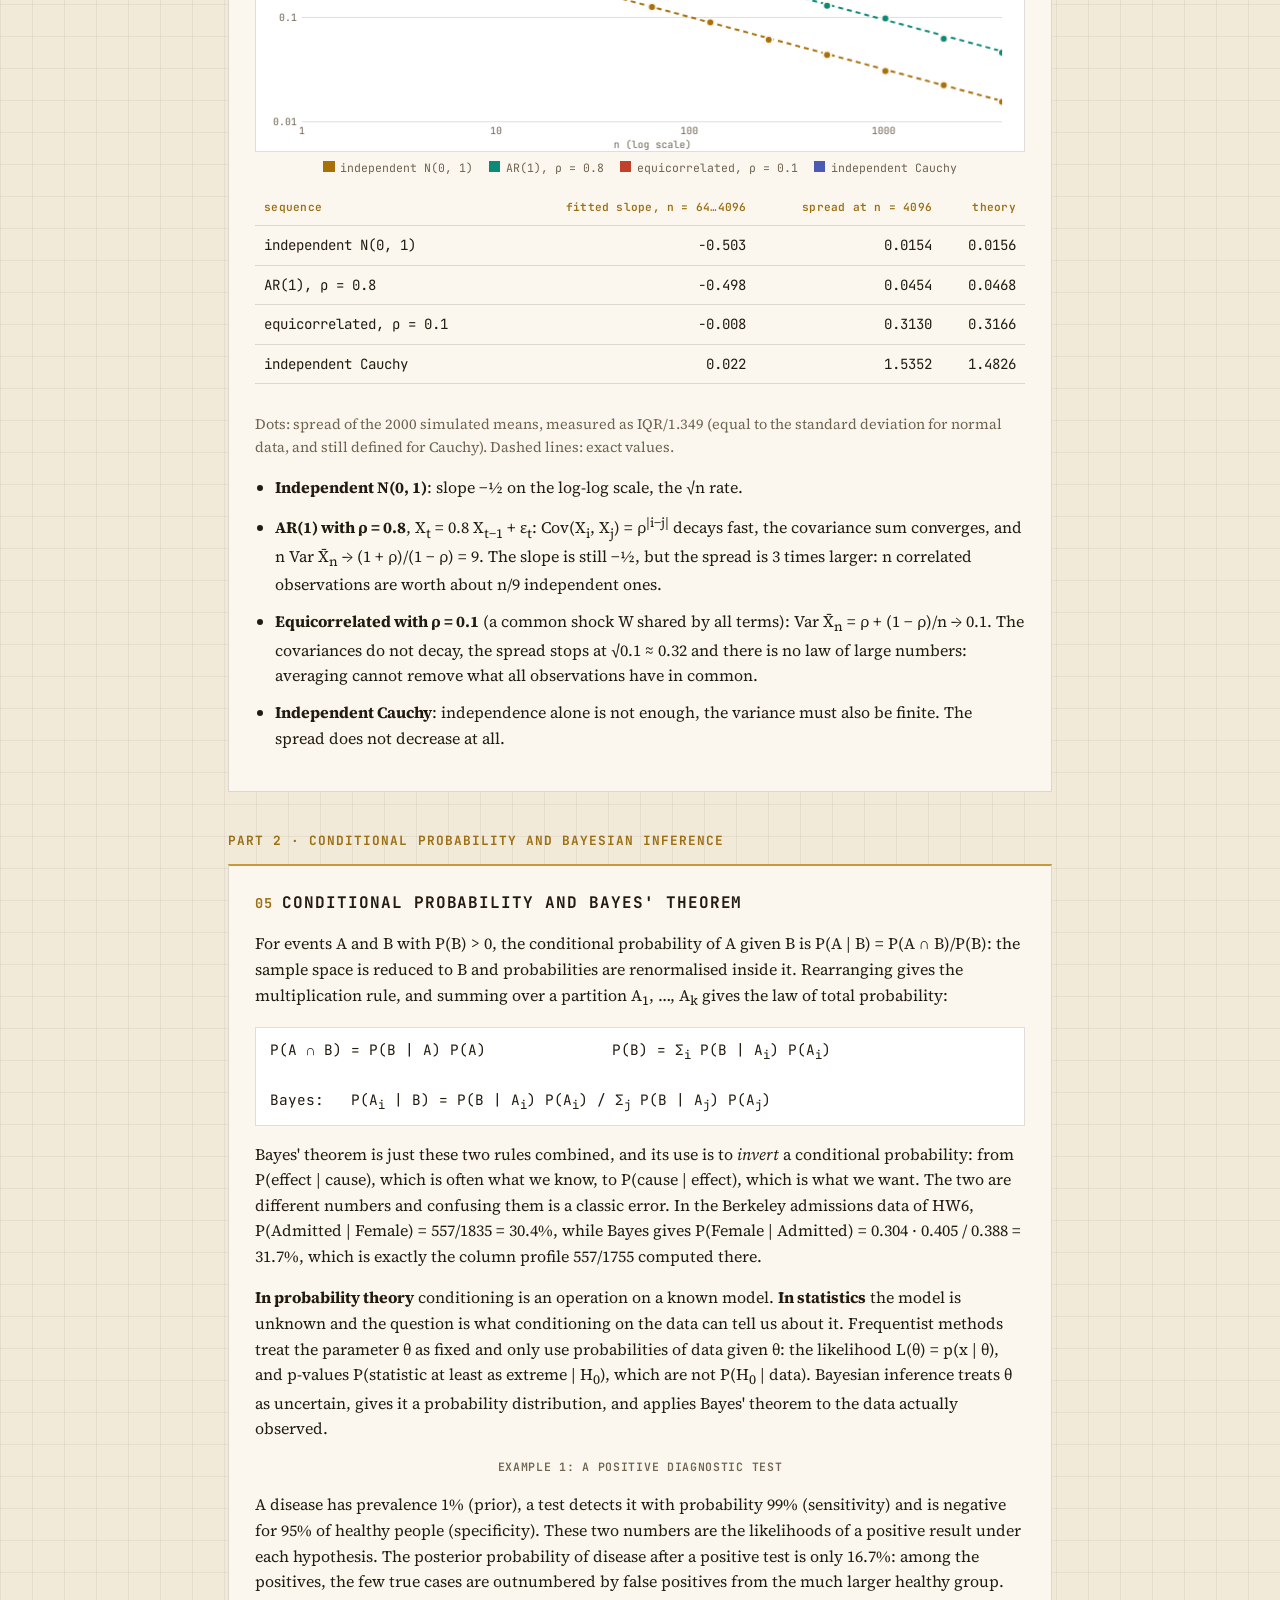
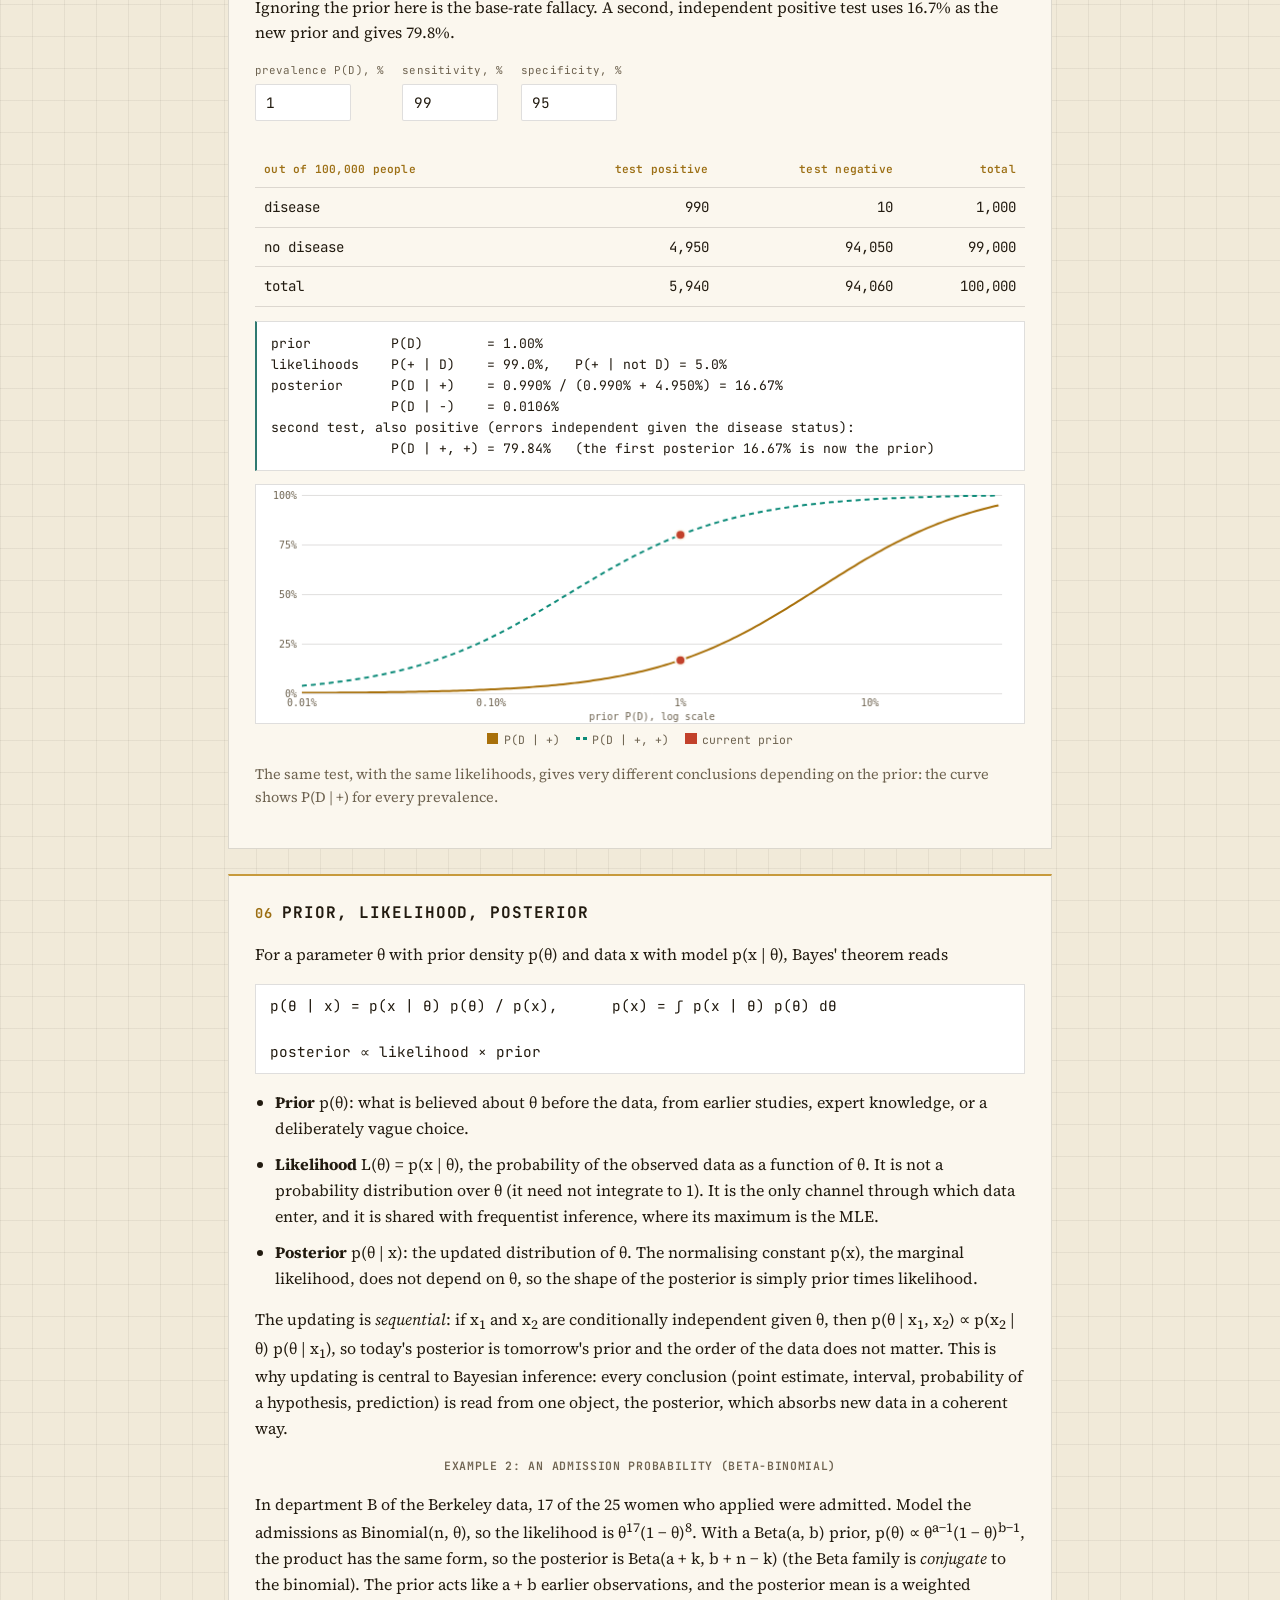
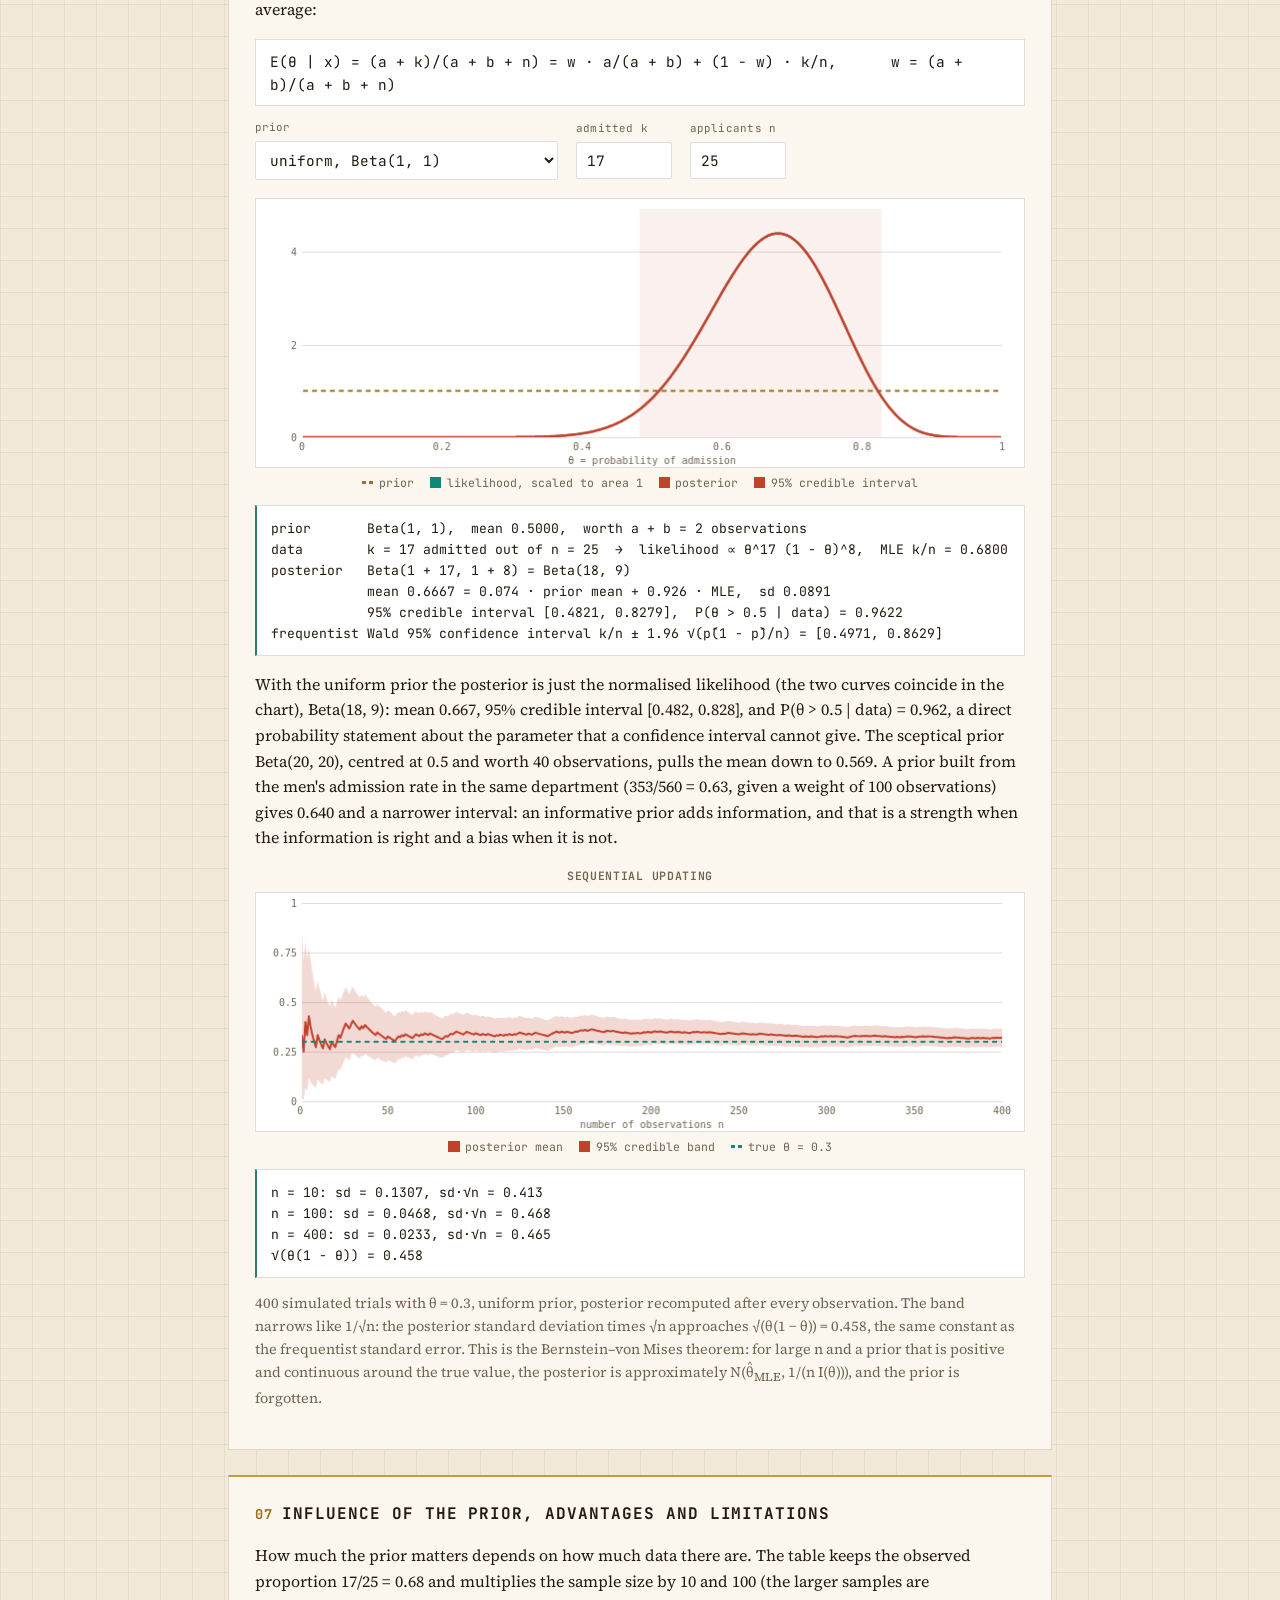
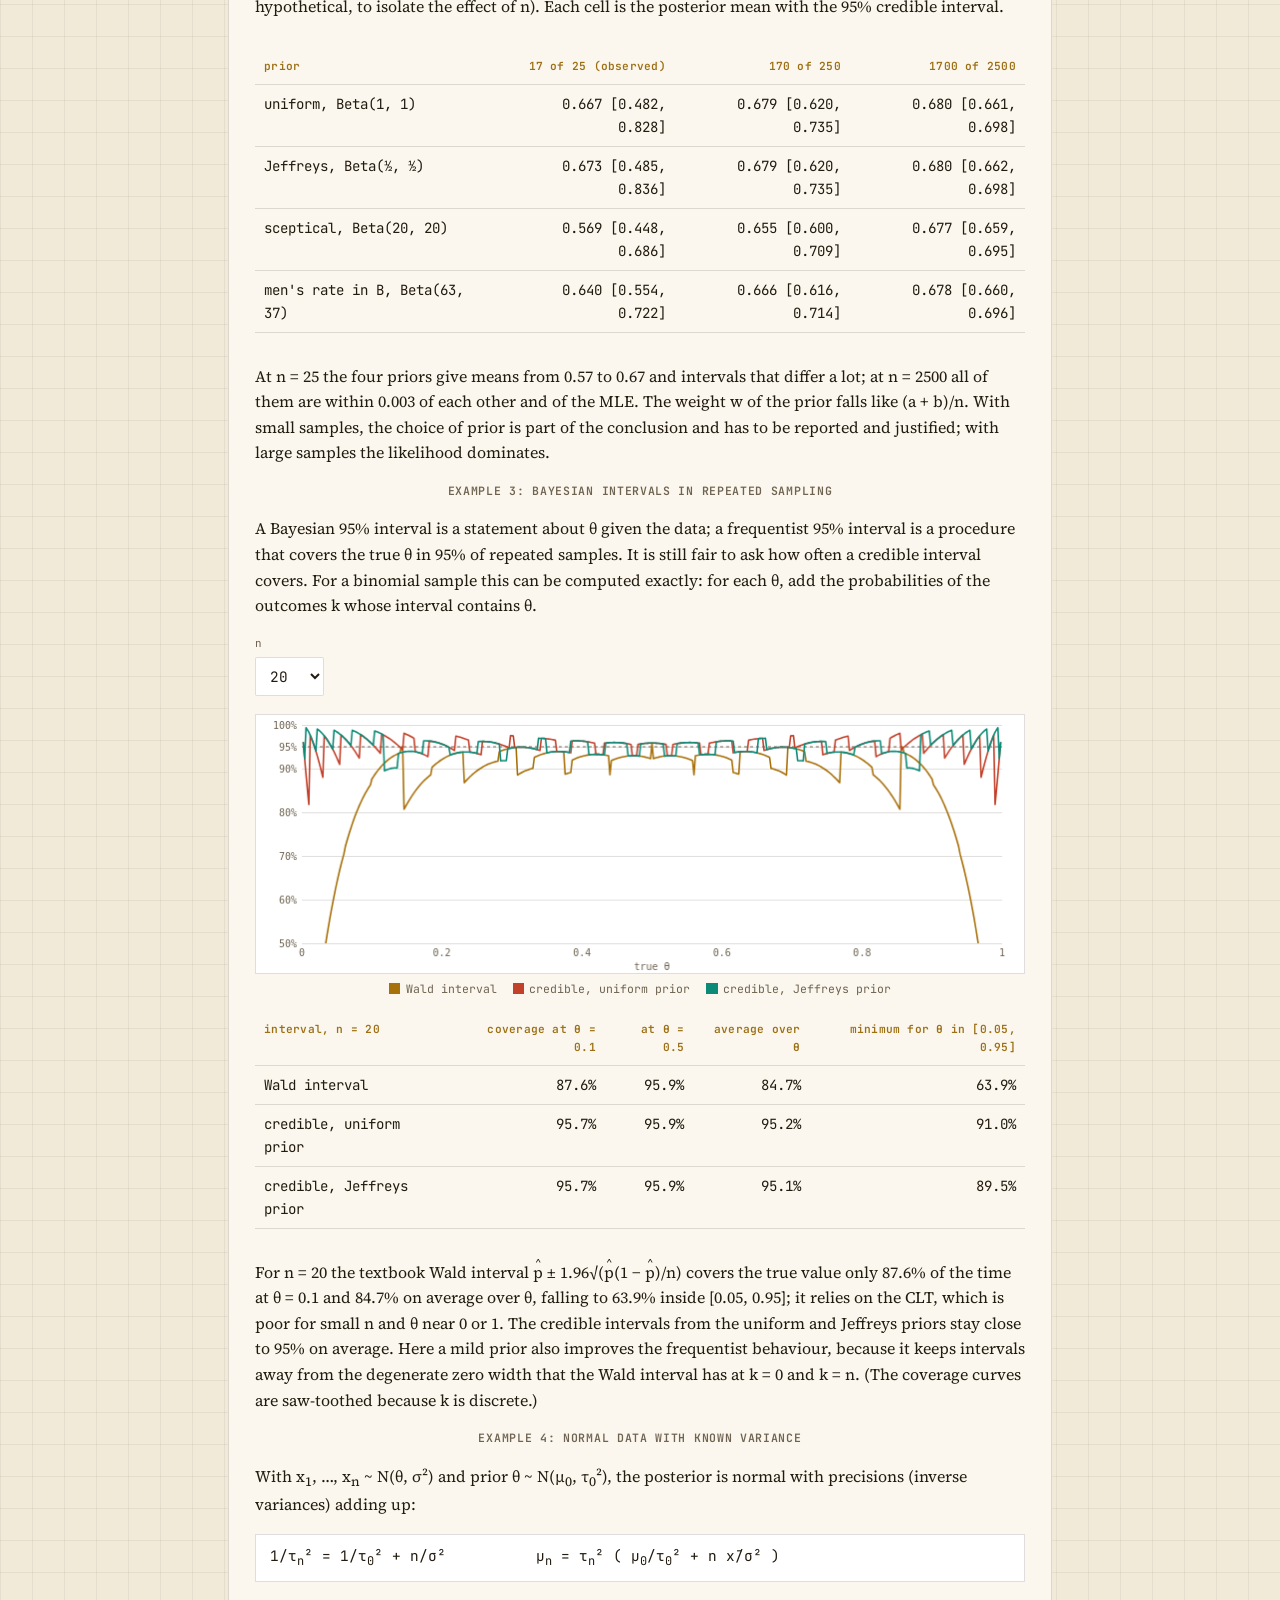
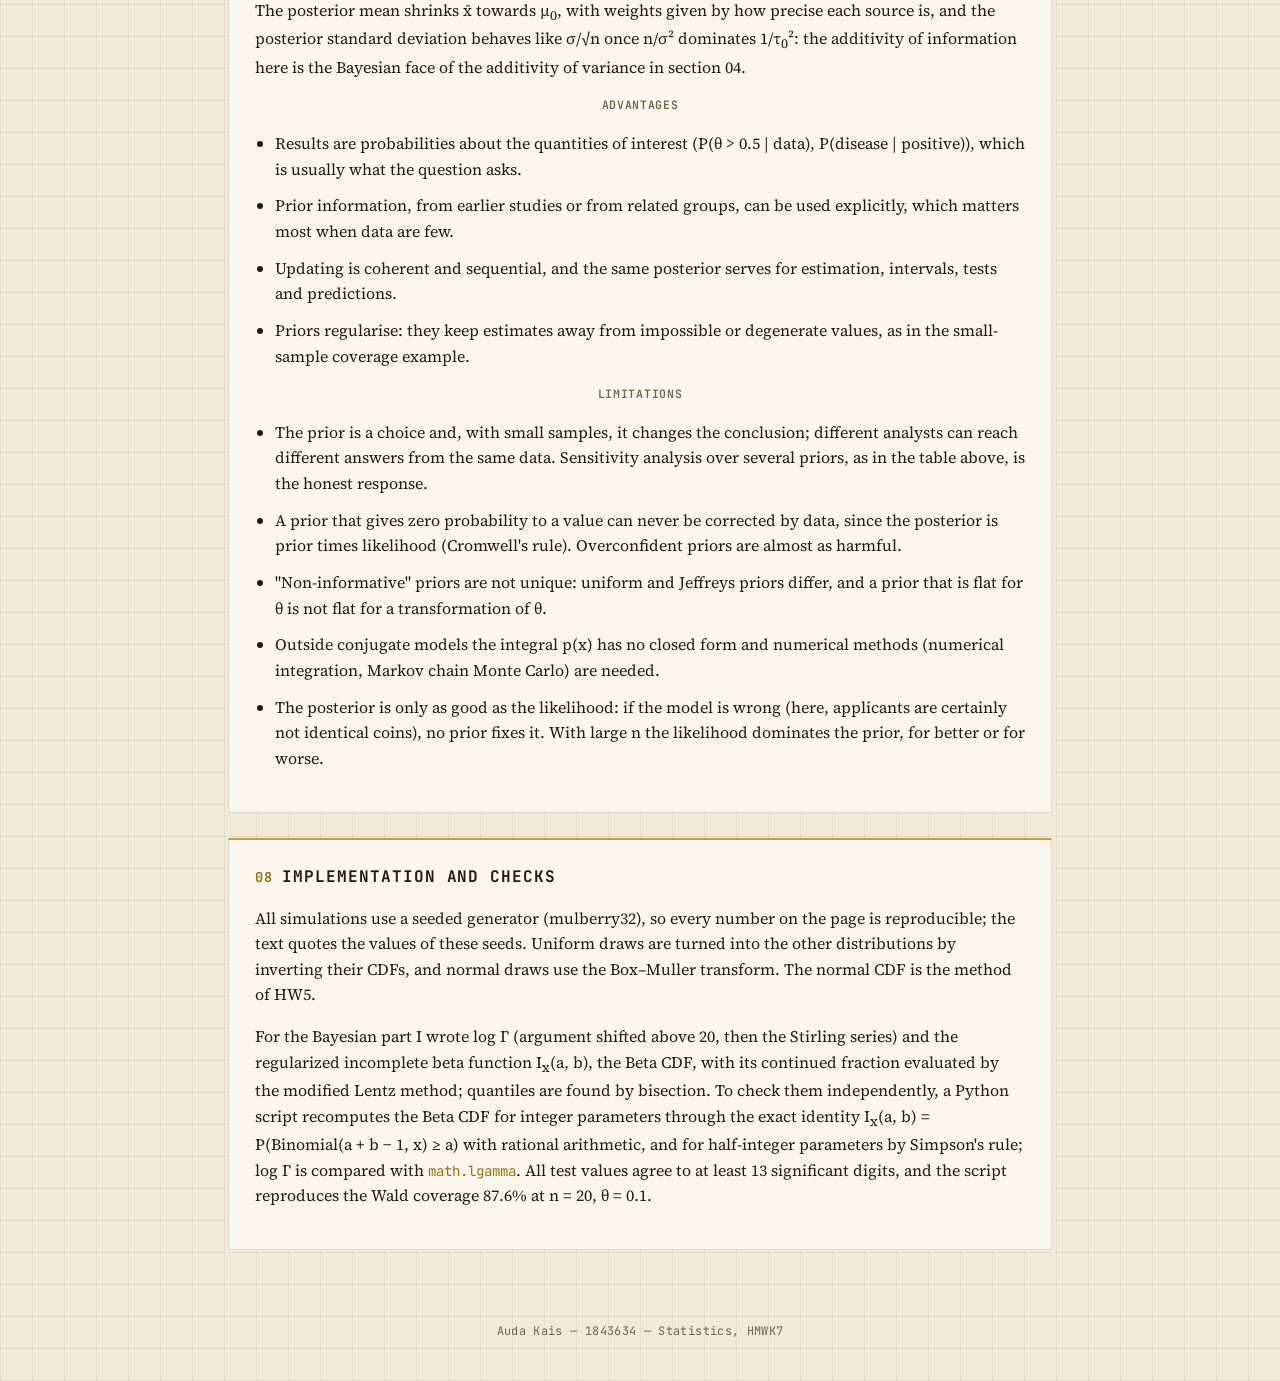
<file: hmwk7-convergence-bayes/index.html>
<!DOCTYPE html>
<html lang="en">
<head>
<meta charset="UTF-8">
<meta name="viewport" content="width=device-width, initial-scale=1.0">
<title>Convergence and Bayes</title>
<link rel="preconnect" href="https://fonts.googleapis.com">
<link rel="preconnect" href="https://fonts.gstatic.com" crossorigin>
<link href="https://fonts.googleapis.com/css2?family=JetBrains+Mono:wght@400;500;600;700;800&family=Source+Serif+4:ital,opsz,wght@0,8..60,400;0,8..60,500;0,8..60,600;1,8..60,400&display=swap" rel="stylesheet">
<link rel="stylesheet" href="style.css">
</head>
<body>

<div class="crop-marks" aria-hidden="true"></div>

<div class="sheet">

<header>
  <div class="titleblock">
    <div class="tb-cell"><span class="tb-label">doc</span><span class="tb-value">HW7 · CONVERGENCE · BAYES</span></div>
    <div class="tb-cell"><span class="tb-label">author</span><span class="tb-value">A. Kais</span></div>
    <div class="tb-cell"><span class="tb-label">id</span><span class="tb-value">1843634</span></div>
    <div class="tb-cell"><span class="tb-label">course</span><span class="tb-value">Statistics</span></div>
  </div>
  <h1>Modes of convergence, the √n rate, and Bayesian updating</h1>
  <p class="subtitle">
    The first part defines the four main modes of convergence of random variables, shows how they are related with
    two counterexamples, and follows each of them through the Law of Large Numbers and the Central Limit Theorem,
    including why the factor √n keeps appearing. The second part goes from conditional probability to Bayes'
    theorem and studies how prior and likelihood combine into the posterior, with a diagnostic test, a Beta-Binomial
    model on real admission data, and an exact check of how Bayesian intervals behave in repeated sampling.
  </p>
</header>

<main>

  <p class="ex-label">Part 1 &middot; Modes of convergence</p>

  <!-- ============================================================ 01 -->
  <section class="card">
    <h2><span class="num">01</span>Four ways for a sequence to approach a limit</h2>
    <p>
      A random variable is a function X(&omega;) on a probability space (&Omega;, &#x2131;, P). For a sequence
      X<sub>1</sub>, X<sub>2</sub>, &hellip; "X<sub>n</sub> &rarr; X" can mean several different things, depending on
      whether we look at single outcomes &omega;, at probabilities of large errors, at average errors, or only at
      distributions.
    </p>
    <div class="formula">almost surely (a.s.)     P( { &omega; : X<sub>n</sub>(&omega;) &rarr; X(&omega;) } ) = 1
in probability           for every &epsilon; &gt; 0:   P( |X<sub>n</sub> &minus; X| &gt; &epsilon; ) &rarr; 0
in mean square (L²)      E[ (X<sub>n</sub> &minus; X)² ] &rarr; 0          (in L<sup>r</sup>: E|X<sub>n</sub> &minus; X|<sup>r</sup> &rarr; 0)
in distribution          F<sub>n</sub>(x) = P(X<sub>n</sub> &le; x) &rarr; F(x) = P(X &le; x)   at every continuity point x of F</div>
    <ul>
      <li>
        <strong>Almost sure</strong> convergence is ordinary convergence of numbers, path by path: apart from a set of
        outcomes of probability zero, the sequence X<sub>n</sub>(&omega;) converges. An equivalent form, useful for
        simulations, is P(sup<sub>m&ge;n</sub> |X<sub>m</sub> &minus; X| &gt; &epsilon;) &rarr; 0 for every &epsilon;:
        the probability that the path will <em>ever again</em> leave the &epsilon;-band after time n goes to zero.
      </li>
      <li>
        <strong>In probability</strong> only looks at one time n at a time: a large error at time n becomes unlikely,
        but nothing prevents each path from having large errors at infinitely many (increasingly rare) times.
      </li>
      <li>
        <strong>In mean square</strong> controls the average size of the squared error. It is the natural mode when
        we work with variances, and it is what the mean squared error of an estimator measures. It is sensitive to rare
        but huge errors, which the first two modes ignore.
      </li>
      <li>
        <strong>In distribution</strong> (weak convergence) only compares the laws: X<sub>n</sub> and X need not even be
        defined on the same space. An equivalent definition is E g(X<sub>n</sub>) &rarr; E g(X) for every bounded
        continuous g. The restriction to continuity points matters: X<sub>n</sub> = 1/n converges in distribution to 0,
        although F<sub>n</sub>(0) = 0 for every n while F(0) = 1.
      </li>
    </ul>
  </section>

  <!-- ============================================================ 02 -->
  <section class="card">
    <h2><span class="num">02</span>How the modes are related</h2>
    <svg class="diagram" viewBox="0 0 760 210" role="img" aria-label="Implications between modes of convergence">
      <defs>
        <marker id="ah" viewBox="0 0 10 10" refX="9" refY="5" markerWidth="7" markerHeight="7" orient="auto-start-reverse"><path class="head" d="M0,0 L10,5 L0,10 z"/></marker>
        <marker id="ahc" viewBox="0 0 10 10" refX="9" refY="5" markerWidth="7" markerHeight="7" orient="auto-start-reverse"><path class="head cond" d="M0,0 L10,5 L0,10 z"/></marker>
      </defs>
      <rect class="box" x="20" y="20" width="170" height="44" rx="4"/><text class="lbl" x="105" y="47">almost surely</text>
      <rect class="box" x="20" y="146" width="170" height="44" rx="4"/><text class="lbl" x="105" y="173">in L² (mean square)</text>
      <rect class="box" x="300" y="83" width="170" height="44" rx="4"/><text class="lbl" x="385" y="110">in probability</text>
      <rect class="box" x="570" y="83" width="170" height="44" rx="4"/><text class="lbl" x="655" y="110">in distribution</text>
      <path class="arr" d="M190,48 L298,94" marker-end="url(#ah)"/>
      <path class="arr" d="M190,162 L298,116" marker-end="url(#ah)"/>
      <path class="arr" d="M470,100 L568,100" marker-end="url(#ah)"/>
      <path class="arr cond" d="M568,118 L472,118" marker-end="url(#ahc)"/>
      <text class="note" x="520" y="140">if the limit is a constant</text>
      <path class="arr cond" d="M330,83 C300,40 250,32 192,36" marker-end="url(#ahc)"/>
      <text class="note" x="300" y="30">along a subsequence</text>
      <path class="arr cond" d="M330,127 C300,175 250,182 192,178" marker-end="url(#ahc)"/>
      <text class="note" x="305" y="200">if dominated: |Xₙ − X| ≤ Y, E Y² &lt; ∞</text>
    </svg>
    <p class="hint">Solid arrows always hold. Dashed arrows hold only under the condition written next to them.</p>
    <ul>
      <li><strong>a.s. &rArr; in probability</strong>, from the sup form above: the probability of an error at time n is at most the probability of an error at some time m &ge; n.</li>
      <li><strong>L² &rArr; in probability</strong>, by Markov's inequality applied to (X<sub>n</sub> &minus; X)²: P(|X<sub>n</sub> &minus; X| &gt; &epsilon;) &le; E(X<sub>n</sub> &minus; X)² / &epsilon;². More generally L<sup>s</sup> &rArr; L<sup>r</sup> for s &gt; r &ge; 1.</li>
      <li><strong>in probability &rArr; in distribution</strong>, and the converse holds when the limit is a constant c: then P(|X<sub>n</sub> &minus; c| &gt; &epsilon;) &le; F<sub>n</sub>(c &minus; &epsilon;) + 1 &minus; F<sub>n</sub>(c + &epsilon;/2), and both points are continuity points of the step function F, where F equals 0 and 1.</li>
      <li>Convergence in probability gives a.s. convergence along a subsequence (Riesz). It gives L² convergence if the X<sub>n</sub> are dominated, |X<sub>n</sub> &minus; X| &le; Y with E Y² &lt; &infin; (dominated convergence; uniform integrability is the general condition).</li>
    </ul>
    <p>
      No other arrow holds. In distribution does not imply in probability: if X ~ N(0, 1) and X<sub>n</sub> = &minus;X,
      every X<sub>n</sub> has the same law as X, but |X<sub>n</sub> &minus; X| = 2|X| does not shrink. The two
      sequences below show that a.s. and L² convergence do not imply each other.
    </p>
    <div class="formula">(a) X<sub>1</sub>, X<sub>2</sub>, &hellip; independent, X<sub>n</sub> ~ Bernoulli(1/n)          (b) X<sub>n</sub> = n &middot; 1{U &lt; 1/n},  one U ~ Uniform(0, 1) per path</div>
    <p>
      In (a), P(X<sub>n</sub> &ne; 0) = E X<sub>n</sub>² = 1/n &rarr; 0, so X<sub>n</sub> &rarr; 0 in probability and in
      L². But the events {X<sub>n</sub> = 1} are independent and &Sigma; 1/n = &infin;, so by the second Borel&ndash;Cantelli
      lemma X<sub>n</sub> = 1 for infinitely many n with probability 1: almost no path converges. Exactly,
      P(no one in [n, N]) = &prod;<sub>m=n..N</sub>(1 &minus; 1/m) = (n &minus; 1)/N, which tends to 0 as N grows. In (b),
      every path with U &gt; 0 is zero from n &gt; 1/U on, so X<sub>n</sub> &rarr; 0 almost surely, while
      E X<sub>n</sub>² = n²&middot;(1/n) = n &rarr; &infin; (even E X<sub>n</sub> = 1 for all n, so there is no L¹
      convergence either).
    </p>
    <div class="controls">
      <div class="seg" id="ceKind">
        <button data-v="bern" class="on">(a) Bernoulli(1/n)</button>
        <button data-v="jump">(b) n · 1{U &lt; 1/n}</button>
      </div>
    </div>
    <div class="chart" id="ceChart"></div>
    <p class="hint" id="ceNote"></p>
    <div id="ceTable"></div>
    <p class="hint">2000 simulated paths up to n = 10<sup>4</sup>, each tick in the chart is a time where X<sub>n</sub> &ne; 0 (first 30 paths). Exact values in brackets. The last column is the a.s. criterion: it must go to 0.</p>
  </section>

  <!-- ============================================================ 03 -->
  <section class="card">
    <h2><span class="num">03</span>The Law of Large Numbers and the Central Limit Theorem</h2>
    <p>
      Let X<sub>1</sub>, X<sub>2</sub>, &hellip; be independent and identically distributed (iid) with mean &mu; and
      variance &sigma;², and X&#772;<sub>n</sub> = (X<sub>1</sub> + &hellip; + X<sub>n</sub>)/n. Each mode of convergence
      gives a different version of "the sample mean approaches &mu;", and the CLT adds the shape of the error.
    </p>
    <ul>
      <li>
        <strong>L² law.</strong> By independence E(X&#772;<sub>n</sub> &minus; &mu;)² = Var X&#772;<sub>n</sub> =
        &sigma;²/n &rarr; 0. This needs only a finite variance and pairwise uncorrelated terms.
      </li>
      <li>
        <strong>Weak law (in probability).</strong> Chebyshev's inequality turns the L² law into
        P(|X&#772;<sub>n</sub> &minus; &mu;| &gt; &epsilon;) &le; &sigma;²/(n&epsilon;²). Khinchin's theorem gives the
        same conclusion for iid variables with only E|X| &lt; &infin;. In statistics this is <em>consistency</em> of an
        estimator: <span class="hat">&theta;</span><sub>n</sub> &rarr; &theta; in probability.
      </li>
      <li>
        <strong>Strong law (almost surely).</strong> Kolmogorov: for iid variables X&#772;<sub>n</sub> converges
        almost surely to a finite limit if and only if E|X| &lt; &infin;, and the limit is &mu;. This is what justifies
        reading a probability as a long-run frequency along a single sequence of trials, and Monte Carlo estimation
        from one long simulation. The Glivenko&ndash;Cantelli theorem extends it to the whole empirical distribution
        function: sup<sub>x</sub> |<span class="hat">F</span><sub>n</sub>(x) &minus; F(x)| &rarr; 0 almost surely.
      </li>
      <li>
        <strong>CLT (in distribution).</strong> Lindeberg&ndash;L&eacute;vy: if 0 &lt; &sigma;² &lt; &infin;,
        Z<sub>n</sub> = &radic;n (X&#772;<sub>n</sub> &minus; &mu;)/&sigma; &rarr; N(0, 1) in distribution. Only in
        distribution: the Z<sub>n</sub> of one path never settle down. For n &le; m, Cov(Z<sub>n</sub>, Z<sub>m</sub>) =
        &radic;(n/m), so E(Z<sub>m</sub> &minus; Z<sub>n</sub>)² = 2 &minus; 2&radic;(n/m) does not shrink when m = 2n,
        5n, &hellip;, which rules out convergence in probability.
      </li>
    </ul>
    <div class="controls">
      <label>distribution of X <select id="llnLaw"></select></label>
      <label>&epsilon;
        <select id="llnEps">
          <option value="0.05">0.05</option>
          <option value="0.1" selected>0.1</option>
          <option value="0.2">0.2</option>
        </select>
      </label>
      <span class="status" id="llnStatus"></span>
    </div>
    <div class="chart" id="llnChart"></div>
    <div class="legend" id="llnLegend"></div>
    <div id="llnTable"></div>
    <p>
      With Exponential(1) draws and &epsilon; = 0.1, the share of paths outside the band at time n falls from 0.31 at
      n = 100 to 0.002 at n = 1000, always below the Chebyshev bound (which is crude: 1 at n = 100). The a.s. column is
      larger, as it must be, since it counts paths that leave the band at <em>any</em> later time; it also goes to 0.
      The simulated mean squared error matches &sigma;²/n. Two distributions show where the hypotheses matter:
    </p>
    <ul>
      <li>
        <strong>Pareto with &alpha; = 1.5</strong> has a finite mean (3) but infinite variance. The strong law still
        holds, but slowly: at n = 5000 about 64% of the paths are still more than 0.1 away from 3. Without a finite
        variance there is no &sigma;²/n and no &radic;n: X&#772;<sub>n</sub> &minus; &mu; shrinks like
        n<sup>1/&alpha; &minus; 1</sup> = n<sup>&minus;1/3</sup>, with a skewed stable limit instead of a normal one.
      </li>
      <li>
        <strong>Cauchy</strong> has no mean at all. X&#772;<sub>n</sub> has exactly the same Cauchy(0, 1) law for every
        n, so averaging does not help: P(|X&#772;<sub>n</sub>| &gt; 0.1) = 1 &minus; (2/&pi;) arctan 0.1 &asymp; 0.937 for
        all n, which is what the table shows.
      </li>
    </ul>
    <div class="controls">
      <label>CLT at n = <select id="cltN"></select></label>
    </div>
    <div class="chart" id="cltChart"></div>
    <div class="legend" id="cltLegend"></div>
    <div class="data-block mono small" id="cltOut" style="margin-top:0.8rem"></div>
    <p class="hint">
      The histogram uses the 2000 paths of the simulation above at the chosen n. For the skewed exponential the
      approach to N(0, 1) is visible between n = 1 and n = 30; for Bernoulli(0.3) the standardized mean is discrete and
      the distance to &Phi; falls more slowly. The Berry&ndash;Esseen theorem quantifies this: the distance is at most
      C &middot; E|X &minus; &mu;|³ / (&sigma;³&radic;n) with C &lt; 0.48, again a &radic;n rate. The last lines check the
      covariance formula for Z<sub>n</sub> and Z<sub>m</sub> on the same paths.
    </p>
    <p>
      <strong>Other results built on these modes.</strong> Slutsky's theorem: if X<sub>n</sub> &rarr; X in
      distribution and Y<sub>n</sub> &rarr; c in probability, then X<sub>n</sub> + Y<sub>n</sub> &rarr; X + c and
      X<sub>n</sub>Y<sub>n</sub> &rarr; cX in distribution. Since the sample standard deviation S<sub>n</sub> &rarr;
      &sigma; in probability (weak law applied to X²), &radic;n (X&#772;<sub>n</sub> &minus; &mu;)/S<sub>n</sub> &rarr;
      N(0, 1): this is why large-sample confidence intervals and z-tests can use the estimated &sigma;. With the
      continuous mapping theorem it also gives the delta method, &radic;n (g(X&#772;<sub>n</sub>) &minus; g(&mu;)) &rarr;
      N(0, g'(&mu;)²&sigma;²), and under regularity conditions the maximum likelihood estimator satisfies
      &radic;n (<span class="hat">&theta;</span><sub>n</sub> &minus; &theta;) &rarr; N(0, 1/I(&theta;)), where I is the Fisher information.
      In short: the LLN modes say <em>where</em> an estimator goes, the CLT says <em>how its error is distributed</em>
      on the way, and that is what inference needs.
    </p>
  </section>

  <!-- ============================================================ 04 -->
  <section class="card">
    <h2><span class="num">04</span>Why <span style="text-transform:none">&radic;n</span></h2>
    <p>
      For any random variables with finite variances, the variance of a sum is the sum of all the variances and
      covariances:
    </p>
    <div class="formula">Var(X<sub>1</sub> + &hellip; + X<sub>n</sub>) = &Sigma;<sub>i</sub> Var X<sub>i</sub> + 2 &Sigma;<sub>i&lt;j</sub> Cov(X<sub>i</sub>, X<sub>j</sub>)</div>
    <p>
      If the terms are independent, or just pairwise uncorrelated, all covariances vanish and variance is
      <em>additive</em>: Var S<sub>n</sub> = n&sigma;². Standard deviations are not additive; they add "in quadrature",
      so SD(S<sub>n</sub>) = &sigma;&radic;n and SD(X&#772;<sub>n</sub>) = &sigma;/&radic;n. The errors of independent
      terms partly cancel: the sum grows like n but its fluctuation only like &radic;n. This fixes the only scaling that
      gives a non-trivial limit:
    </p>
    <div class="formula">Var( n<sup>a</sup> (X&#772;<sub>n</sub> &minus; &mu;) ) = &sigma;² n<sup>2a &minus; 1</sup>  &rarr;  0 if a &lt; ½,   &sigma;² if a = ½,   &infin; if a &gt; ½</div>
    <p>
      With a &lt; ½ the error vanishes (the LLN, in L²), with a &gt; ½ it explodes, and only a = ½ keeps it of order one,
      where the CLT tells its shape. The same &radic;n is everywhere in inference: the standard error &sigma;/&radic;n, the
      confidence interval X&#772; &plusmn; 1.96&sigma;/&radic;n, the sample size n = (z&sigma;/E)² needed for a margin E,
      the 1/&radic;N error of a Monte Carlo estimate, the asymptotic normality of the MLE and, in the Bayesian part below,
      the width of the posterior. One practical consequence is that halving an error costs four times the data.
    </p>
    <p>
      Independence (or weak dependence) is what makes the rate possible. The chart compares the spread of
      X&#772;<sub>n</sub> for four sequences with the same marginal scale:
    </p>
    <div class="controls"><span class="status" id="sqrtStatus"></span></div>
    <div class="chart" id="sqrtChart"></div>
    <div class="legend" id="sqrtLegend"></div>
    <div id="sqrtTable"></div>
    <p class="hint">Dots: spread of the 2000 simulated means, measured as IQR/1.349 (equal to the standard deviation for normal data, and still defined for Cauchy). Dashed lines: exact values.</p>
    <ul>
      <li><strong>Independent N(0, 1)</strong>: slope &minus;½ on the log-log scale, the &radic;n rate.</li>
      <li>
        <strong>AR(1) with &rho; = 0.8</strong>, X<sub>t</sub> = 0.8 X<sub>t&minus;1</sub> + &epsilon;<sub>t</sub>:
        Cov(X<sub>i</sub>, X<sub>j</sub>) = &rho;<sup>|i&minus;j|</sup> decays fast, the covariance sum converges, and
        n Var X&#772;<sub>n</sub> &rarr; (1 + &rho;)/(1 &minus; &rho;) = 9. The slope is still &minus;½, but the
        spread is 3 times larger: n correlated observations are worth about n/9 independent ones.
      </li>
      <li>
        <strong>Equicorrelated with &rho; = 0.1</strong> (a common shock W shared by all terms):
        Var X&#772;<sub>n</sub> = &rho; + (1 &minus; &rho;)/n &rarr; 0.1. The covariances do not decay, the spread stops
        at &radic;0.1 &asymp; 0.32 and there is no law of large numbers: averaging cannot remove what all observations
        have in common.
      </li>
      <li>
        <strong>Independent Cauchy</strong>: independence alone is not enough, the variance must also be finite.
        The spread does not decrease at all.
      </li>
    </ul>
  </section>

  <p class="ex-label">Part 2 &middot; Conditional probability and Bayesian inference</p>

  <!-- ============================================================ 05 -->
  <section class="card">
    <h2><span class="num">05</span>Conditional probability and Bayes' theorem</h2>
    <p>
      For events A and B with P(B) &gt; 0, the conditional probability of A given B is P(A | B) = P(A &cap; B)/P(B): the
      sample space is reduced to B and probabilities are renormalised inside it. Rearranging gives the multiplication
      rule, and summing over a partition A<sub>1</sub>, &hellip;, A<sub>k</sub> gives the law of total probability:
    </p>
    <div class="formula">P(A &cap; B) = P(B | A) P(A)              P(B) = &Sigma;<sub>i</sub> P(B | A<sub>i</sub>) P(A<sub>i</sub>)

Bayes:   P(A<sub>i</sub> | B) = P(B | A<sub>i</sub>) P(A<sub>i</sub>) / &Sigma;<sub>j</sub> P(B | A<sub>j</sub>) P(A<sub>j</sub>)</div>
    <p>
      Bayes' theorem is just these two rules combined, and its use is to <em>invert</em> a conditional probability:
      from P(effect | cause), which is often what we know, to P(cause | effect), which is what we want. The two are
      different numbers and confusing them is a classic error. In the Berkeley admissions data of HW6, P(Admitted |
      Female) = 557/1835 = 30.4%, while Bayes gives P(Female | Admitted) = 0.304 &middot; 0.405 / 0.388 = 31.7%, which
      is exactly the column profile 557/1755 computed there.
    </p>
    <p>
      <strong>In probability theory</strong> conditioning is an operation on a known model. <strong>In
      statistics</strong> the model is unknown and the question is what conditioning on the data can tell us about it.
      Frequentist methods treat the parameter &theta; as fixed and only use probabilities of data given &theta;: the
      likelihood L(&theta;) = p(x | &theta;), and p-values P(statistic at least as extreme | H<sub>0</sub>), which are not
      P(H<sub>0</sub> | data). Bayesian inference treats &theta; as uncertain, gives it a probability distribution, and
      applies Bayes' theorem to the data actually observed.
    </p>
    <h3>Example 1: a positive diagnostic test</h3>
    <p>
      A disease has prevalence 1% (prior), a test detects it with probability 99% (sensitivity) and is negative for 95% of
      healthy people (specificity). These two numbers are the likelihoods of a positive result under each hypothesis.
      The posterior probability of disease after a positive test is only 16.7%: among the positives, the few true cases
      are outnumbered by false positives from the much larger healthy group. Ignoring the prior here is the base-rate
      fallacy. A second, independent positive test uses 16.7% as the new prior and gives 79.8%.
    </p>
    <div class="controls">
      <label class="inline-num">prevalence P(D), % <input type="number" id="dxPrev" value="1" min="0.01" max="99" step="0.1"></label>
      <label class="inline-num">sensitivity, % <input type="number" id="dxSe" value="99" min="1" max="99.99" step="0.5"></label>
      <label class="inline-num">specificity, % <input type="number" id="dxSp" value="95" min="1" max="99.99" step="0.5"></label>
    </div>
    <div id="dxTable"></div>
    <div class="data-block mono small" id="dxOut"></div>
    <div class="chart" id="dxChart" style="margin-top:0.8rem"></div>
    <div class="legend" id="dxLegend"></div>
    <p class="hint">The same test, with the same likelihoods, gives very different conclusions depending on the prior: the curve shows P(D | +) for every prevalence.</p>
  </section>

  <!-- ============================================================ 06 -->
  <section class="card">
    <h2><span class="num">06</span>Prior, likelihood, posterior</h2>
    <p>
      For a parameter &theta; with prior density p(&theta;) and data x with model p(x | &theta;), Bayes' theorem reads
    </p>
    <div class="formula">p(&theta; | x) = p(x | &theta;) p(&theta;) / p(x),      p(x) = &int; p(x | &theta;) p(&theta;) d&theta;

posterior &prop; likelihood &times; prior</div>
    <ul>
      <li><strong>Prior</strong> p(&theta;): what is believed about &theta; before the data, from earlier studies, expert knowledge, or a deliberately vague choice.</li>
      <li><strong>Likelihood</strong> L(&theta;) = p(x | &theta;), the probability of the observed data as a function of &theta;. It is not a probability distribution over &theta; (it need not integrate to 1). It is the only channel through which data enter, and it is shared with frequentist inference, where its maximum is the MLE.</li>
      <li><strong>Posterior</strong> p(&theta; | x): the updated distribution of &theta;. The normalising constant p(x), the marginal likelihood, does not depend on &theta;, so the shape of the posterior is simply prior times likelihood.</li>
    </ul>
    <p>
      The updating is <em>sequential</em>: if x<sub>1</sub> and x<sub>2</sub> are conditionally independent given
      &theta;, then p(&theta; | x<sub>1</sub>, x<sub>2</sub>) &prop; p(x<sub>2</sub> | &theta;) p(&theta; |
      x<sub>1</sub>), so today's posterior is tomorrow's prior and the order of the data does not matter. This is why
      updating is central to Bayesian inference: every conclusion (point estimate, interval, probability of a hypothesis,
      prediction) is read from one object, the posterior, which absorbs new data in a coherent way.
    </p>
    <h3>Example 2: an admission probability (Beta-Binomial)</h3>
    <p>
      In department B of the Berkeley data, 17 of the 25 women who applied were admitted. Model the admissions as
      Binomial(n, &theta;), so the likelihood is &theta;<sup>17</sup>(1 &minus; &theta;)<sup>8</sup>. With a Beta(a, b)
      prior, p(&theta;) &prop; &theta;<sup>a&minus;1</sup>(1 &minus; &theta;)<sup>b&minus;1</sup>, the product has the
      same form, so the posterior is Beta(a + k, b + n &minus; k) (the Beta family is <em>conjugate</em> to the
      binomial). The prior acts like a + b earlier observations, and the posterior mean is a weighted average:
    </p>
    <div class="formula">E(&theta; | x) = (a + k)/(a + b + n) = w &middot; a/(a + b) + (1 &minus; w) &middot; k/n,      w = (a + b)/(a + b + n)</div>
    <div class="controls">
      <label>prior <select id="bbPrior"></select></label>
      <span id="bbCustom" style="display:none">
        <label class="inline-num">a <input type="number" id="bbA" value="2" min="0.01" step="0.5"></label>
        <label class="inline-num">b <input type="number" id="bbB" value="2" min="0.01" step="0.5"></label>
      </span>
      <label class="inline-num">admitted k <input type="number" id="bbK" value="17" min="0" step="1"></label>
      <label class="inline-num">applicants n <input type="number" id="bbN" value="25" min="1" step="1"></label>
    </div>
    <div class="chart" id="bbChart"></div>
    <div class="legend" id="bbLegend"></div>
    <div class="data-block mono small" id="bbOut" style="margin-top:0.8rem"></div>
    <p>
      With the uniform prior the posterior is just the normalised likelihood (the two curves coincide in the chart), Beta(18, 9): mean 0.667, 95% credible interval [0.482, 0.828], and
      P(&theta; &gt; 0.5 | data) = 0.962, a direct probability statement about the parameter that a confidence interval
      cannot give. The sceptical prior Beta(20, 20), centred at 0.5 and worth 40 observations, pulls the mean down to
      0.569. A prior built from the men's admission rate in the same department (353/560 = 0.63, given a weight of 100
      observations) gives 0.640 and a narrower interval: an informative prior adds information, and that is a strength
      when the information is right and a bias when it is not.
    </p>
    <h3>Sequential updating</h3>
    <div class="chart" id="seqChart"></div>
    <div class="legend" id="seqLegend"></div>
    <div class="data-block mono small" id="seqOut" style="margin-top:0.8rem"></div>
    <p class="hint">
      400 simulated trials with &theta; = 0.3, uniform prior, posterior recomputed after every observation. The band
      narrows like 1/&radic;n: the posterior standard deviation times &radic;n approaches &radic;(&theta;(1 &minus;
      &theta;)) = 0.458, the same constant as the frequentist standard error. This is the Bernstein&ndash;von Mises
      theorem: for large n and a prior that is positive and continuous around the true value, the posterior is
      approximately N(<span class="hat">&theta;</span><sub>MLE</sub>, 1/(n I(&theta;))), and the prior is forgotten.
    </p>
  </section>

  <!-- ============================================================ 07 -->
  <section class="card">
    <h2><span class="num">07</span>Influence of the prior, advantages and limitations</h2>
    <p>
      How much the prior matters depends on how much data there are. The table keeps the observed proportion
      17/25 = 0.68 and multiplies the sample size by 10 and 100 (the larger samples are hypothetical, to isolate the
      effect of n). Each cell is the posterior mean with the 95% credible interval.
    </p>
    <div id="priorTable"></div>
    <p>
      At n = 25 the four priors give means from 0.57 to 0.67 and intervals that differ a lot; at n = 2500 all of them
      are within 0.003 of each other and of the MLE. The weight w of the prior falls like (a + b)/n. With small samples,
      the choice of prior is part of the conclusion and has to be reported and justified; with large samples the
      likelihood dominates.
    </p>
    <h3>Example 3: Bayesian intervals in repeated sampling</h3>
    <p>
      A Bayesian 95% interval is a statement about &theta; given the data; a frequentist 95% interval is a procedure
      that covers the true &theta; in 95% of repeated samples. It is still fair to ask how often a credible interval
      covers. For a binomial sample this can be computed exactly: for each &theta;, add the probabilities of the
      outcomes k whose interval contains &theta;.
    </p>
    <div class="controls">
      <label>n
        <select id="covN">
          <option value="20" selected>20</option>
          <option value="100">100</option>
        </select>
      </label>
    </div>
    <div class="chart" id="covChart"></div>
    <div class="legend" id="covLegend"></div>
    <div id="covTable"></div>
    <p>
      For n = 20 the textbook Wald interval <span class="hat">p</span> &plusmn; 1.96&radic;(<span class="hat">p</span>(1 &minus; <span class="hat">p</span>)/n) covers the true
      value only 87.6% of the time at &theta; = 0.1 and 84.7% on average over &theta;, falling to 63.9% inside
      [0.05, 0.95]; it relies on the CLT, which is poor for small n and &theta; near 0 or 1. The credible intervals from
      the uniform and Jeffreys priors stay close to 95% on average. Here a mild prior also improves the frequentist
      behaviour, because it keeps intervals away from the degenerate zero width that the Wald interval has at k = 0
      and k = n. (The coverage curves are saw-toothed because k is discrete.)
    </p>
    <h3>Example 4: normal data with known variance</h3>
    <p>
      With x<sub>1</sub>, &hellip;, x<sub>n</sub> ~ N(&theta;, &sigma;²) and prior &theta; ~ N(&mu;<sub>0</sub>,
      &tau;<sub>0</sub>²), the posterior is normal with precisions (inverse variances) adding up:
    </p>
    <div class="formula">1/&tau;<sub>n</sub>² = 1/&tau;<sub>0</sub>² + n/&sigma;²          &mu;<sub>n</sub> = &tau;<sub>n</sub>² ( &mu;<sub>0</sub>/&tau;<sub>0</sub>² + n x&#772;/&sigma;² )</div>
    <p>
      The posterior mean shrinks x&#772; towards &mu;<sub>0</sub>, with weights given by how precise each source is,
      and the posterior standard deviation behaves like &sigma;/&radic;n once n/&sigma;² dominates 1/&tau;<sub>0</sub>²:
      the additivity of information here is the Bayesian face of the additivity of variance in section 04.
    </p>
    <h3>Advantages</h3>
    <ul>
      <li>Results are probabilities about the quantities of interest (P(&theta; &gt; 0.5 | data), P(disease | positive)), which is usually what the question asks.</li>
      <li>Prior information, from earlier studies or from related groups, can be used explicitly, which matters most when data are few.</li>
      <li>Updating is coherent and sequential, and the same posterior serves for estimation, intervals, tests and predictions.</li>
      <li>Priors regularise: they keep estimates away from impossible or degenerate values, as in the small-sample coverage example.</li>
    </ul>
    <h3>Limitations</h3>
    <ul>
      <li>The prior is a choice and, with small samples, it changes the conclusion; different analysts can reach different answers from the same data. Sensitivity analysis over several priors, as in the table above, is the honest response.</li>
      <li>A prior that gives zero probability to a value can never be corrected by data, since the posterior is prior times likelihood (Cromwell's rule). Overconfident priors are almost as harmful.</li>
      <li>"Non-informative" priors are not unique: uniform and Jeffreys priors differ, and a prior that is flat for &theta; is not flat for a transformation of &theta;.</li>
      <li>Outside conjugate models the integral p(x) has no closed form and numerical methods (numerical integration, Markov chain Monte Carlo) are needed.</li>
      <li>The posterior is only as good as the likelihood: if the model is wrong (here, applicants are certainly not identical coins), no prior fixes it. With large n the likelihood dominates the prior, for better or for worse.</li>
    </ul>
  </section>

  <!-- ============================================================ 08 -->
  <section class="card">
    <h2><span class="num">08</span>Implementation and checks</h2>
    <p>
      All simulations use a seeded generator (mulberry32), so every number on the page is reproducible; the text
      quotes the values of these seeds. Uniform draws are turned into the other distributions by inverting their CDFs,
      and normal draws use the Box&ndash;Muller transform. The normal CDF is the method of HW5.
    </p>
    <p>
      For the Bayesian part I wrote log &Gamma; (argument shifted above 20, then the Stirling series) and the regularized
      incomplete beta function I<sub>x</sub>(a, b), the Beta CDF, with its continued fraction evaluated by the modified
      Lentz method; quantiles are found by bisection. To check them independently, a Python script recomputes the Beta CDF
      for integer parameters through the exact identity I<sub>x</sub>(a, b) = P(Binomial(a + b &minus; 1, x) &ge; a) with
      rational arithmetic, and for half-integer parameters by Simpson's rule; log &Gamma; is compared with
      <code>math.lgamma</code>. All test values agree to at least 13 significant digits, and the script reproduces the
      Wald coverage 87.6% at n = 20, &theta; = 0.1.
    </p>
  </section>

</main>

<footer>Auda Kais &mdash; 1843634 &mdash; Statistics, HMWK7</footer>

</div>

<div class="tooltip" id="tooltip"></div>

<script src="chart.js"></script>
<script src="prob.js"></script>
<script src="main.js"></script>
</body>
</html>
</file>
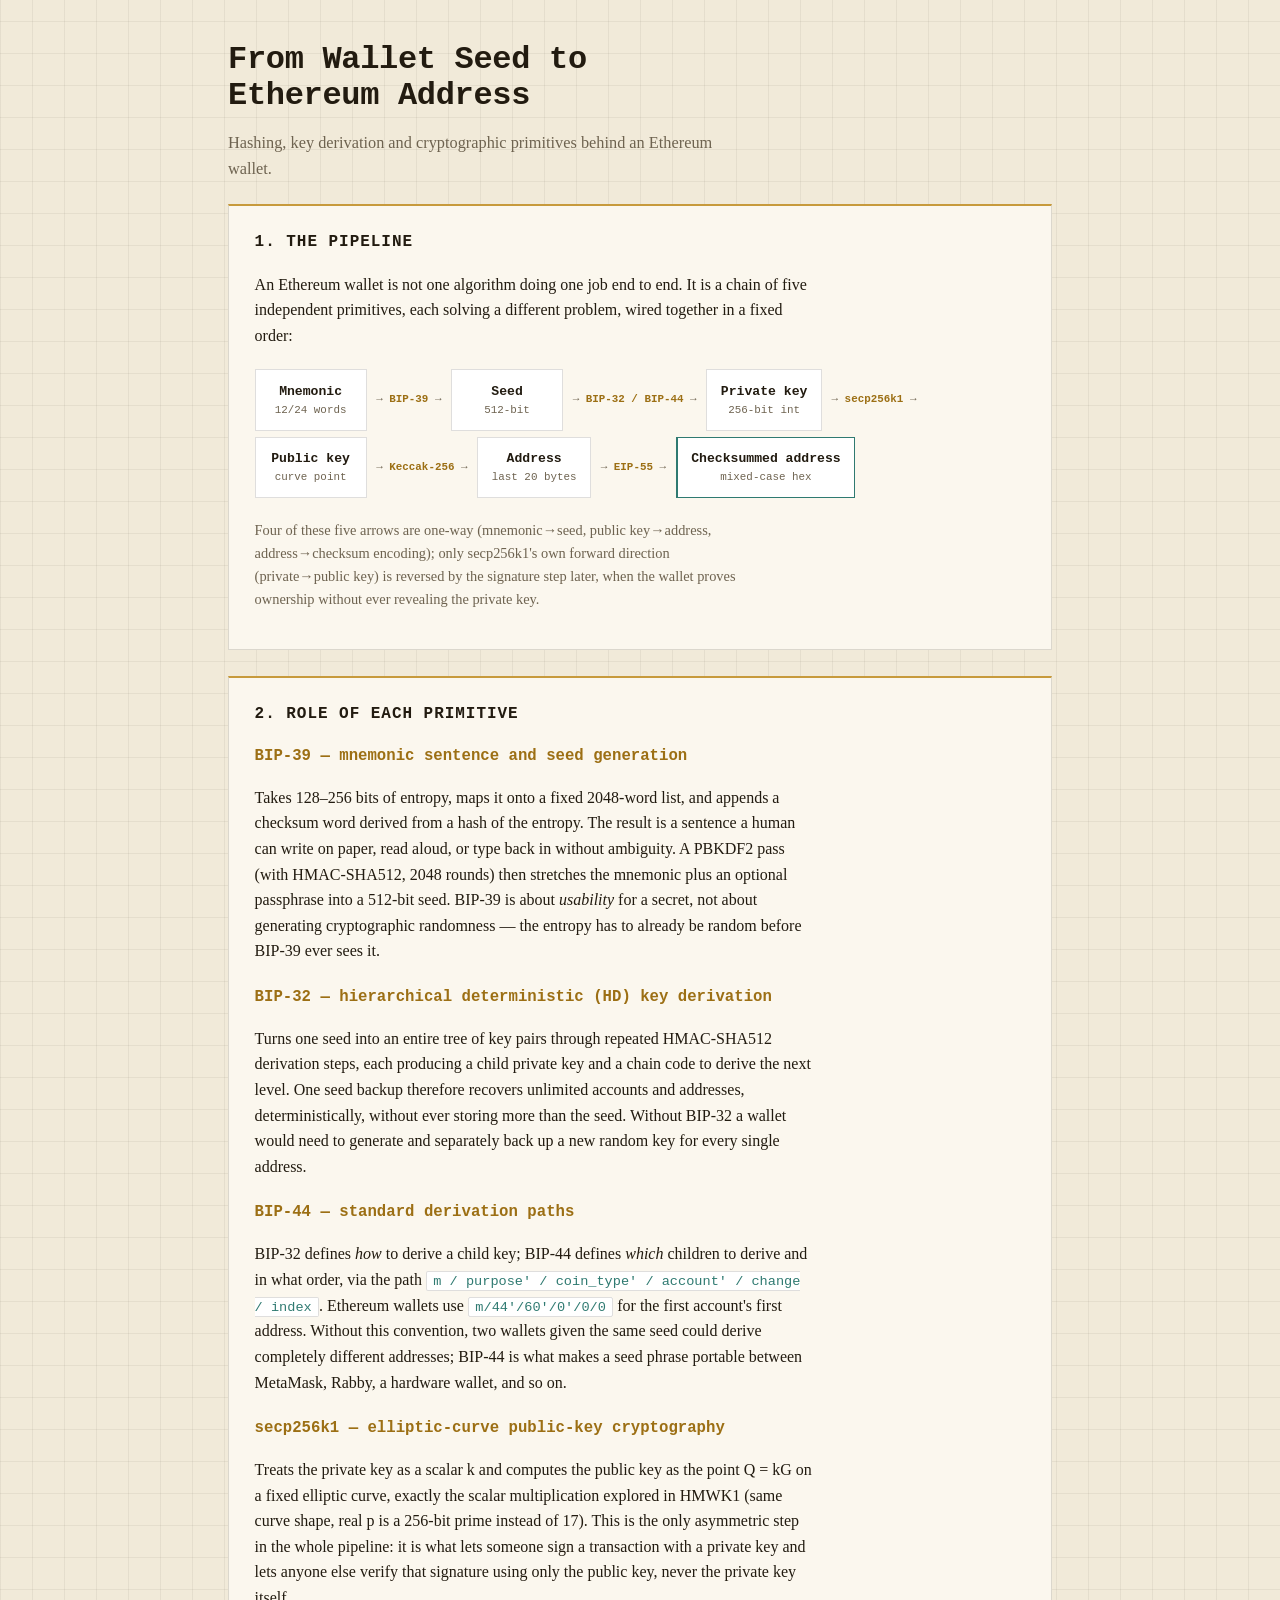
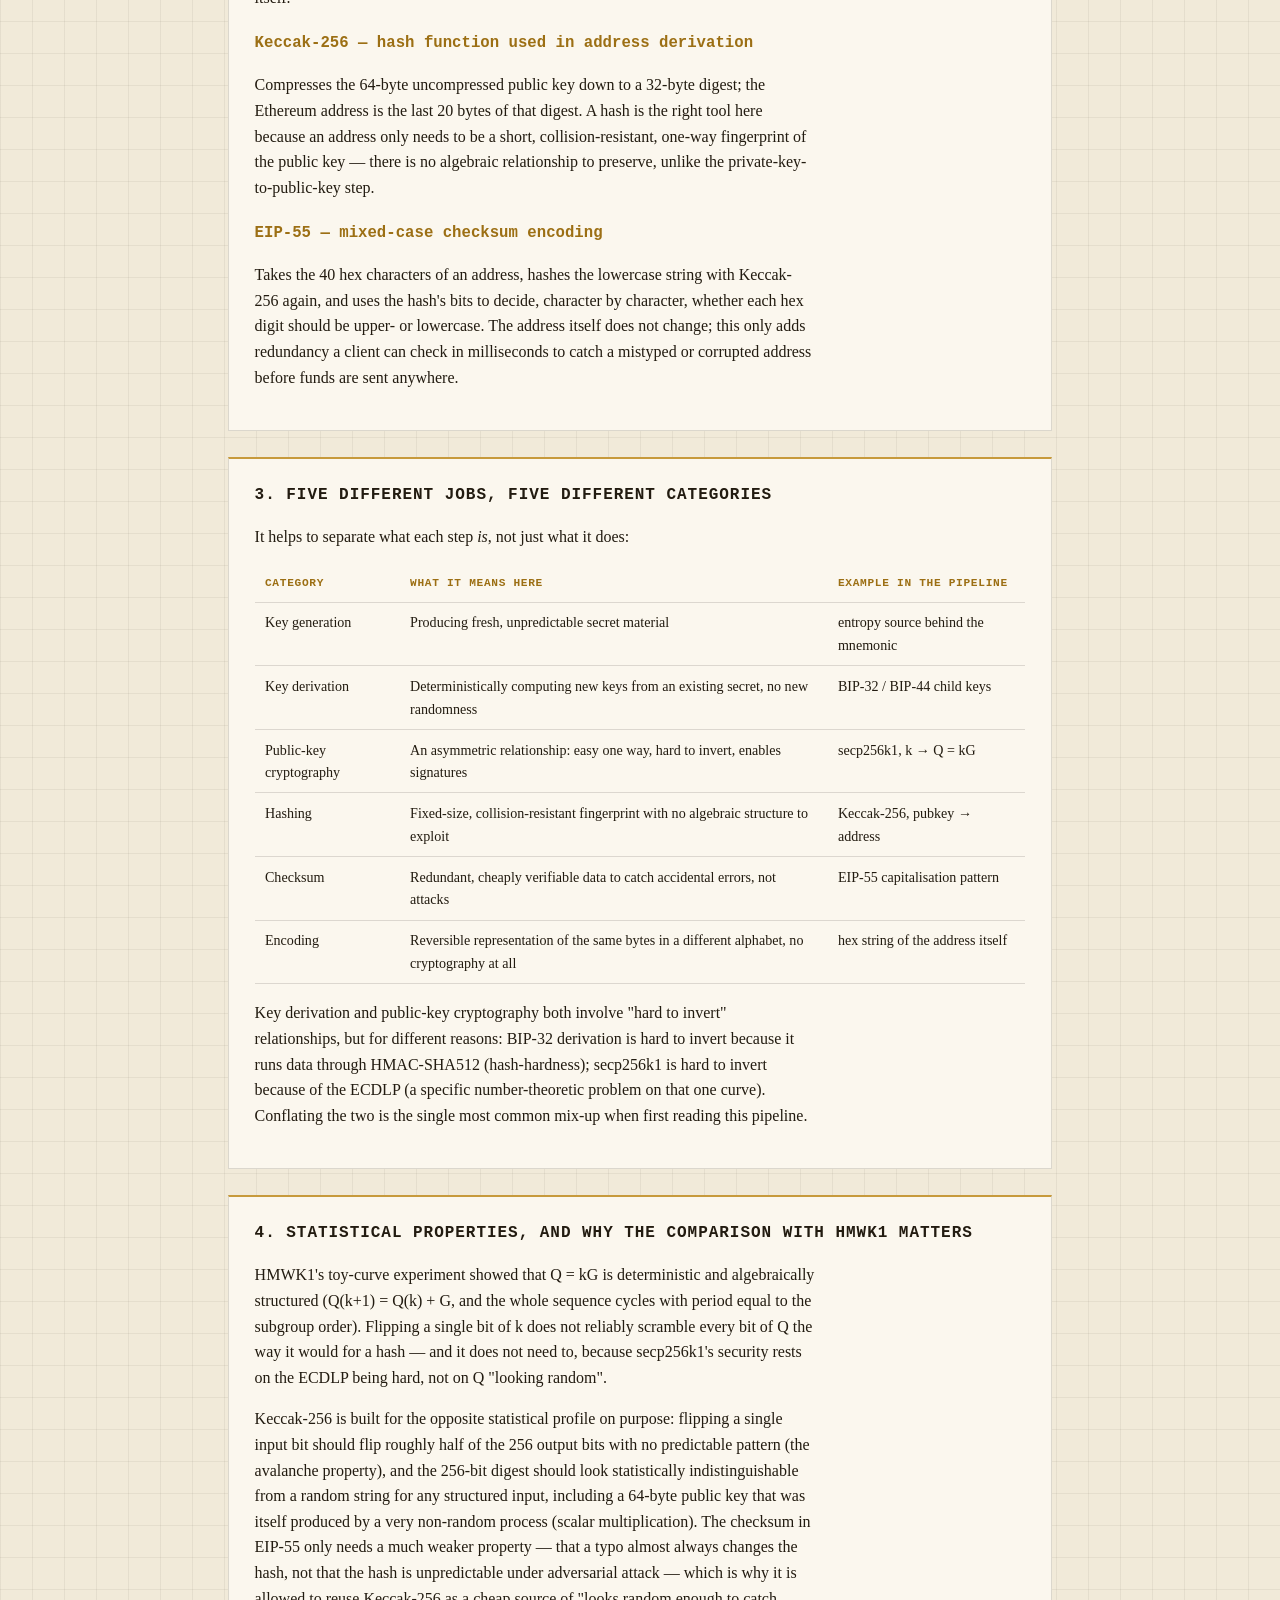
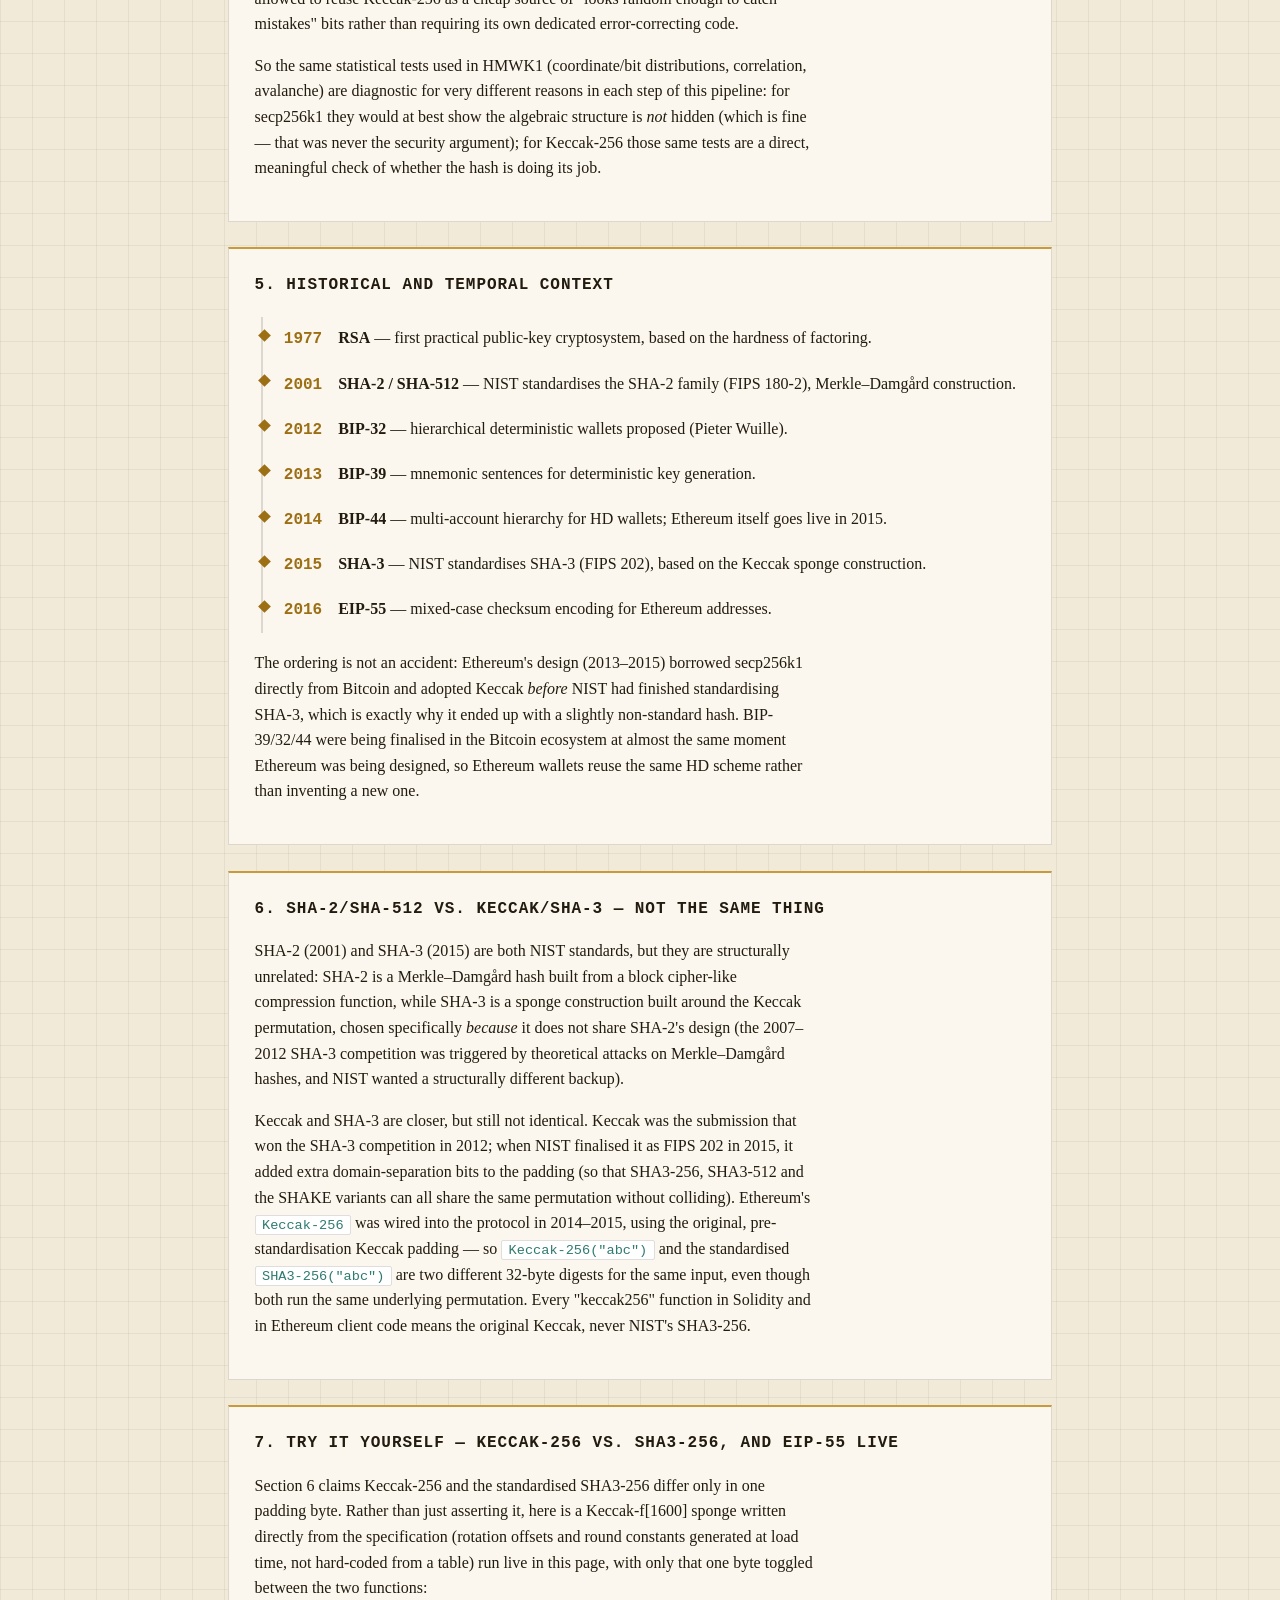
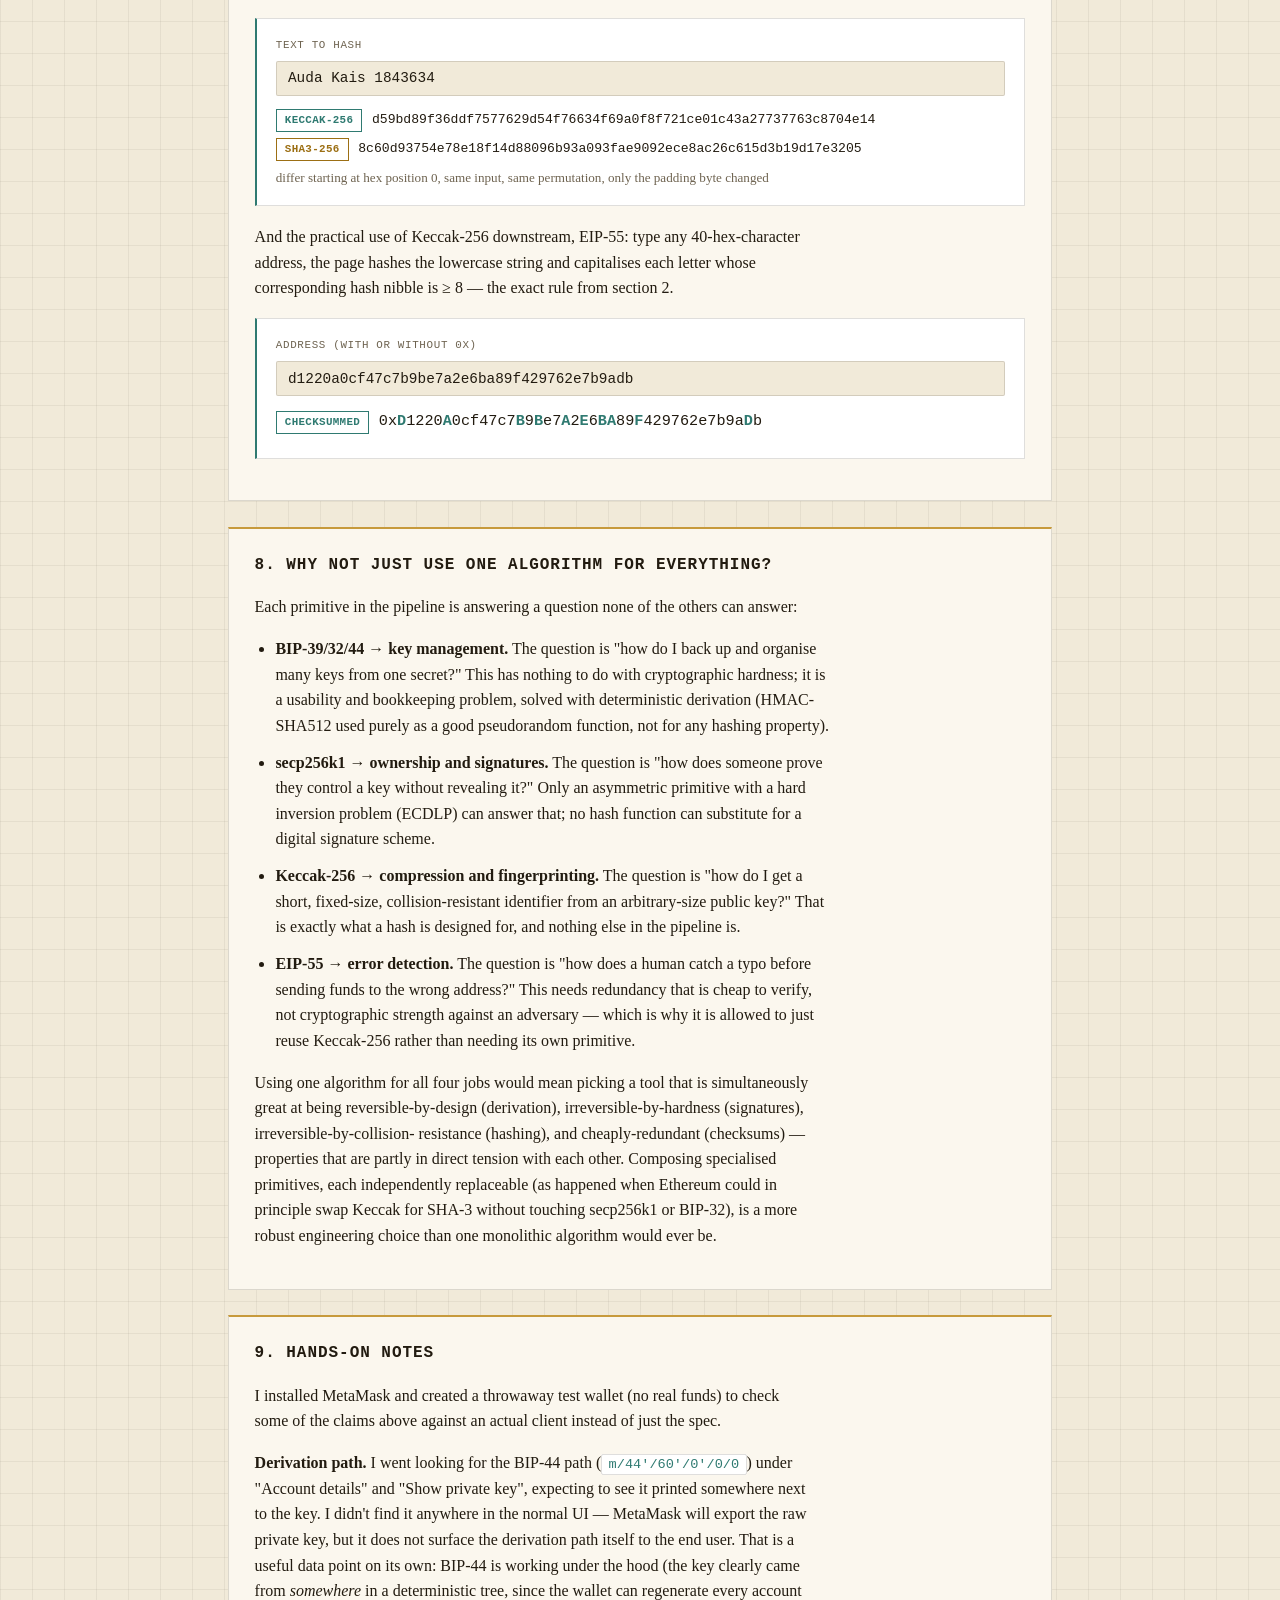
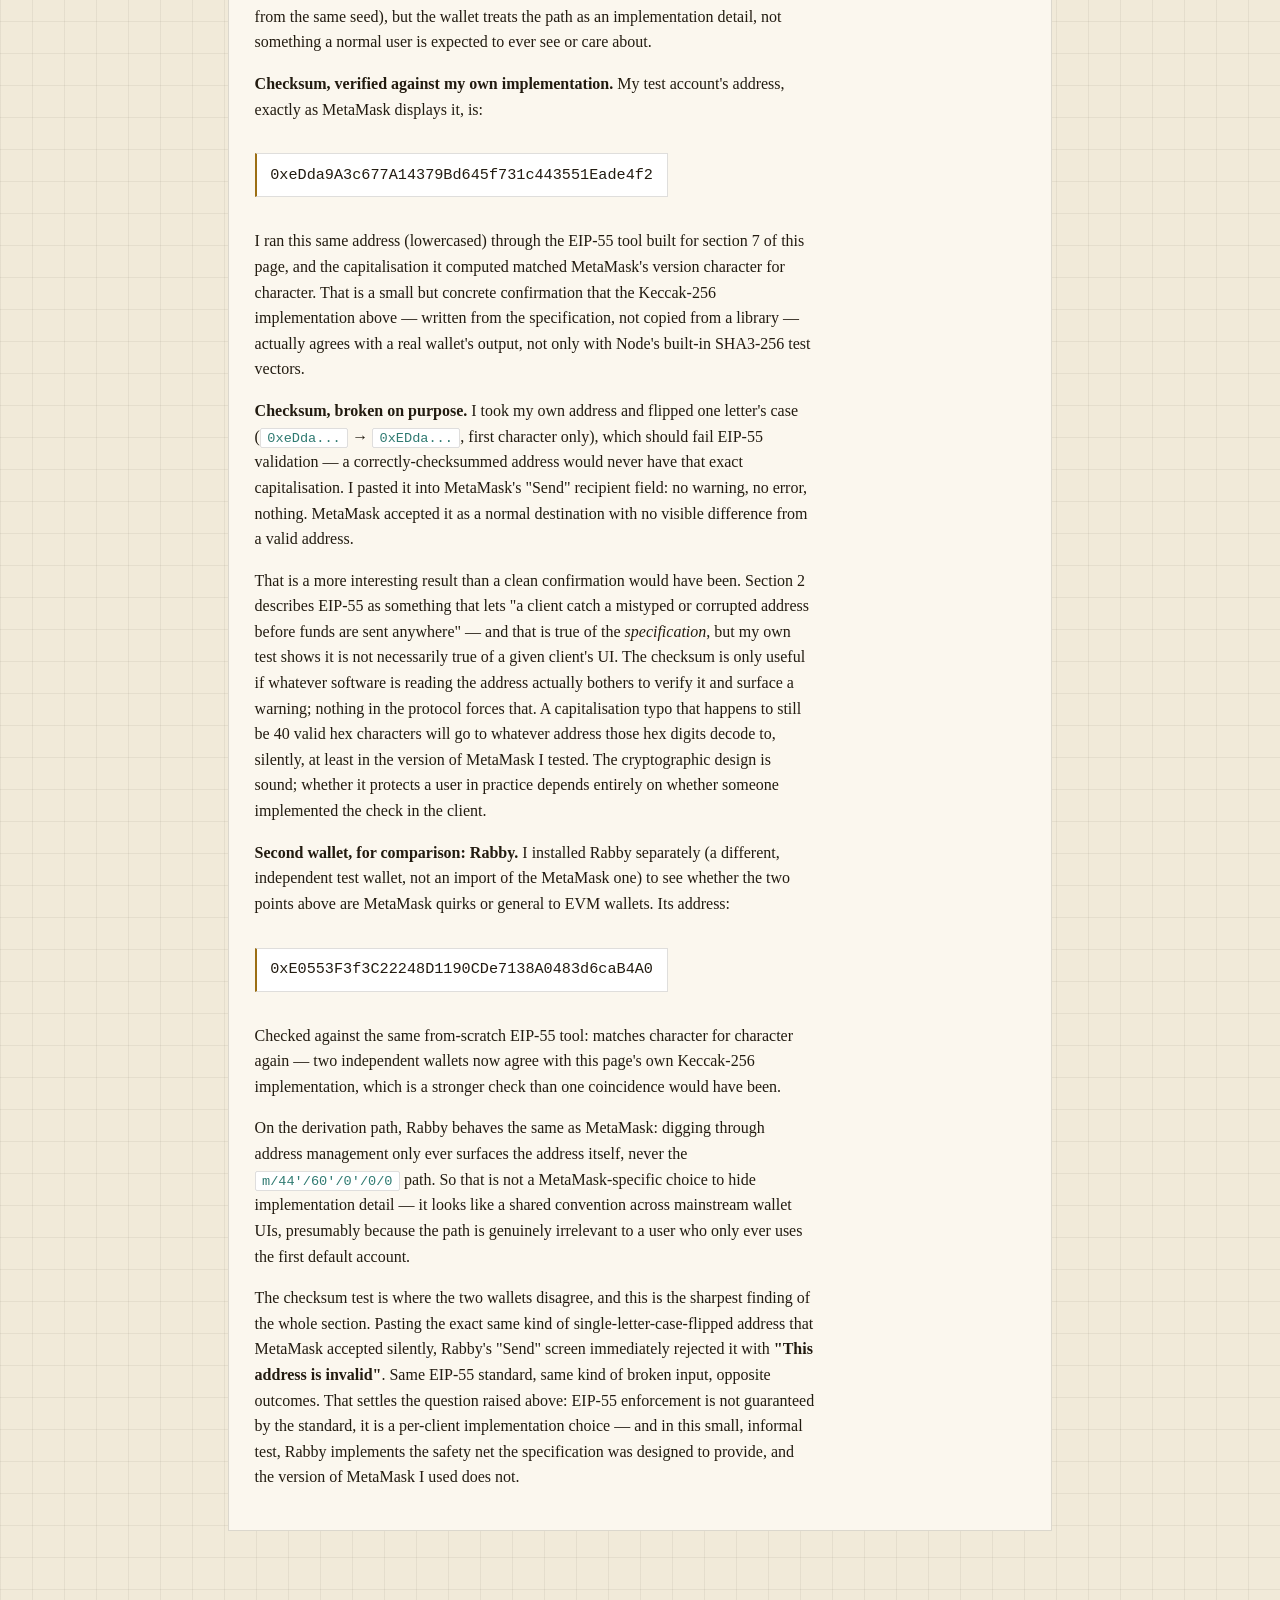
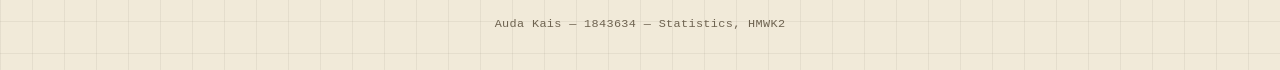
<file: hmwk2-wallet-pipeline/report.html>
<!DOCTYPE html>
<html lang="en">
<head>
<meta charset="UTF-8">
<meta name="viewport" content="width=device-width, initial-scale=1.0">
<title>From Wallet Seed to Ethereum Address</title>
<link rel="stylesheet" href="report.css">
</head>
<body>

<header>
  <h1>From Wallet Seed to Ethereum Address</h1>
  <p class="subtitle">Hashing, key derivation and cryptographic primitives behind an Ethereum wallet.</p>
</header>

<main>

  <section class="card">
    <h2>1. The pipeline</h2>
    <p>
      An Ethereum wallet is not one algorithm doing one job end to end. It is a chain of five independent
      primitives, each solving a different problem, wired together in a fixed order:
    </p>

    <div class="pipeline" aria-label="wallet derivation pipeline">
      <div class="pstep"><span class="pname">Mnemonic</span><span class="plabel">12/24 words</span></div>
      <div class="parrow">BIP-39</div>
      <div class="pstep"><span class="pname">Seed</span><span class="plabel">512-bit</span></div>
      <div class="parrow">BIP-32 / BIP-44</div>
      <div class="pstep"><span class="pname">Private key</span><span class="plabel">256-bit int</span></div>
      <div class="parrow">secp256k1</div>
      <div class="pstep"><span class="pname">Public key</span><span class="plabel">curve point</span></div>
      <div class="parrow">Keccak-256</div>
      <div class="pstep"><span class="pname">Address</span><span class="plabel">last 20 bytes</span></div>
      <div class="parrow">EIP-55</div>
      <div class="pstep highlight"><span class="pname">Checksummed address</span><span class="plabel">mixed-case hex</span></div>
    </div>

    <p class="hint">
      Four of these five arrows are one-way (mnemonic&rarr;seed, public key&rarr;address, address&rarr;checksum
      encoding); only secp256k1's own forward direction (private&rarr;public key) is reversed by the signature
      step later, when the wallet proves ownership without ever revealing the private key.
    </p>
  </section>

  <section class="card">
    <h2>2. Role of each primitive</h2>

    <div class="prim">
      <h3>BIP-39 &mdash; mnemonic sentence and seed generation</h3>
      <p>
        Takes 128&ndash;256 bits of entropy, maps it onto a fixed 2048-word list, and appends a checksum word
        derived from a hash of the entropy. The result is a sentence a human can write on paper, read aloud, or
        type back in without ambiguity. A PBKDF2 pass (with HMAC-SHA512, 2048 rounds) then stretches the
        mnemonic plus an optional passphrase into a 512-bit seed. BIP-39 is about <em>usability</em> for a
        secret, not about generating cryptographic randomness &mdash; the entropy has to already be random
        before BIP-39 ever sees it.
      </p>
    </div>

    <div class="prim">
      <h3>BIP-32 &mdash; hierarchical deterministic (HD) key derivation</h3>
      <p>
        Turns one seed into an entire tree of key pairs through repeated HMAC-SHA512 derivation steps, each
        producing a child private key and a chain code to derive the next level. One seed backup therefore
        recovers unlimited accounts and addresses, deterministically, without ever storing more than the
        seed. Without BIP-32 a wallet would need to generate and separately back up a new random key for every
        single address.
      </p>
    </div>

    <div class="prim">
      <h3>BIP-44 &mdash; standard derivation paths</h3>
      <p>
        BIP-32 defines <em>how</em> to derive a child key; BIP-44 defines <em>which</em> children to derive and
        in what order, via the path <code>m / purpose' / coin_type' / account' / change / index</code>. Ethereum
        wallets use <code>m/44'/60'/0'/0/0</code> for the first account's first address. Without this
        convention, two wallets given the same seed could derive completely different addresses; BIP-44 is
        what makes a seed phrase portable between MetaMask, Rabby, a hardware wallet, and so on.
      </p>
    </div>

    <div class="prim">
      <h3>secp256k1 &mdash; elliptic-curve public-key cryptography</h3>
      <p>
        Treats the private key as a scalar k and computes the public key as the point Q = kG on a fixed
        elliptic curve, exactly the scalar multiplication explored in HMWK1 (same curve shape, real p is a
        256-bit prime instead of 17). This is the only asymmetric step in the whole pipeline: it is what lets
        someone sign a transaction with a private key and lets anyone else verify that signature using only
        the public key, never the private key itself.
      </p>
    </div>

    <div class="prim">
      <h3>Keccak-256 &mdash; hash function used in address derivation</h3>
      <p>
        Compresses the 64-byte uncompressed public key down to a 32-byte digest; the Ethereum address is the
        last 20 bytes of that digest. A hash is the right tool here because an address only needs to be a
        short, collision-resistant, one-way fingerprint of the public key &mdash; there is no algebraic
        relationship to preserve, unlike the private-key-to-public-key step.
      </p>
    </div>

    <div class="prim">
      <h3>EIP-55 &mdash; mixed-case checksum encoding</h3>
      <p>
        Takes the 40 hex characters of an address, hashes the lowercase string with Keccak-256 again, and uses
        the hash's bits to decide, character by character, whether each hex digit should be upper- or
        lowercase. The address itself does not change; this only adds redundancy a client can check in
        milliseconds to catch a mistyped or corrupted address before funds are sent anywhere.
      </p>
    </div>
  </section>

  <section class="card">
    <h2>3. Five different jobs, five different categories</h2>
    <p>
      It helps to separate what each step <em>is</em>, not just what it does:
    </p>
    <table class="defs">
      <tr><th>Category</th><th>What it means here</th><th>Example in the pipeline</th></tr>
      <tr><td>Key generation</td><td>Producing fresh, unpredictable secret material</td><td>entropy source behind the mnemonic</td></tr>
      <tr><td>Key derivation</td><td>Deterministically computing new keys from an existing secret, no new randomness</td><td>BIP-32 / BIP-44 child keys</td></tr>
      <tr><td>Public-key cryptography</td><td>An asymmetric relationship: easy one way, hard to invert, enables signatures</td><td>secp256k1, k &rarr; Q = kG</td></tr>
      <tr><td>Hashing</td><td>Fixed-size, collision-resistant fingerprint with no algebraic structure to exploit</td><td>Keccak-256, pubkey &rarr; address</td></tr>
      <tr><td>Checksum</td><td>Redundant, cheaply verifiable data to catch accidental errors, not attacks</td><td>EIP-55 capitalisation pattern</td></tr>
      <tr><td>Encoding</td><td>Reversible representation of the same bytes in a different alphabet, no cryptography at all</td><td>hex string of the address itself</td></tr>
    </table>
    <p>
      Key derivation and public-key cryptography both involve "hard to invert" relationships, but for different
      reasons: BIP-32 derivation is hard to invert because it runs data through HMAC-SHA512 (hash-hardness);
      secp256k1 is hard to invert because of the ECDLP (a specific number-theoretic problem on that one curve).
      Conflating the two is the single most common mix-up when first reading this pipeline.
    </p>
  </section>

  <section class="card">
    <h2>4. Statistical properties, and why the comparison with HMWK1 matters</h2>
    <p>
      HMWK1's toy-curve experiment showed that Q = kG is deterministic and algebraically structured
      (Q(k+1) = Q(k) + G, and the whole sequence cycles with period equal to the subgroup order). Flipping a
      single bit of k does not reliably scramble every bit of Q the way it would for a hash &mdash; and it does
      not need to, because secp256k1's security rests on the ECDLP being hard, not on Q "looking random".
    </p>
    <p>
      Keccak-256 is built for the opposite statistical profile on purpose: flipping a single input bit should
      flip roughly half of the 256 output bits with no predictable pattern (the avalanche property), and the
      256-bit digest should look statistically indistinguishable from a random string for any structured
      input, including a 64-byte public key that was itself produced by a very non-random process (scalar
      multiplication). The checksum in EIP-55 only needs a much weaker property &mdash; that a typo almost
      always changes the hash, not that the hash is unpredictable under adversarial attack &mdash; which is why
      it is allowed to reuse Keccak-256 as a cheap source of "looks random enough to catch mistakes" bits
      rather than requiring its own dedicated error-correcting code.
    </p>
    <p>
      So the same statistical tests used in HMWK1 (coordinate/bit distributions, correlation, avalanche) are
      diagnostic for very different reasons in each step of this pipeline: for secp256k1 they would at best
      show the algebraic structure is <em>not</em> hidden (which is fine &mdash; that was never the security
      argument); for Keccak-256 those same tests are a direct, meaningful check of whether the hash is doing
      its job.
    </p>
  </section>

  <section class="card">
    <h2>5. Historical and temporal context</h2>
    <div class="timeline">
      <div class="trow"><span class="tyear">1977</span><span class="tdesc"><strong>RSA</strong> &mdash; first practical public-key cryptosystem, based on the hardness of factoring.</span></div>
      <div class="trow"><span class="tyear">2001</span><span class="tdesc"><strong>SHA-2 / SHA-512</strong> &mdash; NIST standardises the SHA-2 family (FIPS 180-2), Merkle&ndash;Damgård construction.</span></div>
      <div class="trow"><span class="tyear">2012</span><span class="tdesc"><strong>BIP-32</strong> &mdash; hierarchical deterministic wallets proposed (Pieter Wuille).</span></div>
      <div class="trow"><span class="tyear">2013</span><span class="tdesc"><strong>BIP-39</strong> &mdash; mnemonic sentences for deterministic key generation.</span></div>
      <div class="trow"><span class="tyear">2014</span><span class="tdesc"><strong>BIP-44</strong> &mdash; multi-account hierarchy for HD wallets; Ethereum itself goes live in 2015.</span></div>
      <div class="trow"><span class="tyear">2015</span><span class="tdesc"><strong>SHA-3</strong> &mdash; NIST standardises SHA-3 (FIPS 202), based on the Keccak sponge construction.</span></div>
      <div class="trow"><span class="tyear">2016</span><span class="tdesc"><strong>EIP-55</strong> &mdash; mixed-case checksum encoding for Ethereum addresses.</span></div>
    </div>
    <p>
      The ordering is not an accident: Ethereum's design (2013&ndash;2015) borrowed secp256k1 directly from
      Bitcoin and adopted Keccak <em>before</em> NIST had finished standardising SHA-3, which is exactly why it
      ended up with a slightly non-standard hash. BIP-39/32/44 were being finalised in the Bitcoin ecosystem at
      almost the same moment Ethereum was being designed, so Ethereum wallets reuse the same HD scheme rather
      than inventing a new one.
    </p>
  </section>

  <section class="card">
    <h2>6. SHA-2/SHA-512 vs. Keccak/SHA-3 &mdash; not the same thing</h2>
    <p>
      SHA-2 (2001) and SHA-3 (2015) are both NIST standards, but they are structurally unrelated: SHA-2 is a
      Merkle&ndash;Damgård hash built from a block cipher-like compression function, while SHA-3 is a sponge
      construction built around the Keccak permutation, chosen specifically <em>because</em> it does not share
      SHA-2's design (the 2007&ndash;2012 SHA-3 competition was triggered by theoretical attacks on
      Merkle&ndash;Damgård hashes, and NIST wanted a structurally different backup).
    </p>
    <p>
      Keccak and SHA-3 are closer, but still not identical. Keccak was the submission that won the SHA-3
      competition in 2012; when NIST finalised it as FIPS 202 in 2015, it added extra domain-separation bits to
      the padding (so that SHA3-256, SHA3-512 and the SHAKE variants can all share the same permutation without
      colliding). Ethereum's <code>Keccak-256</code> was wired into the protocol in 2014&ndash;2015, using the
      original, pre-standardisation Keccak padding &mdash; so <code>Keccak-256("abc")</code> and the
      standardised <code>SHA3-256("abc")</code> are two different 32-byte digests for the same input, even
      though both run the same underlying permutation. Every "keccak256" function in Solidity and in Ethereum
      client code means the original Keccak, never NIST's SHA3-256.
    </p>
  </section>

  <section class="card">
    <h2>7. Try it yourself &mdash; Keccak-256 vs. SHA3-256, and EIP-55 live</h2>
    <p>
      Section 6 claims Keccak-256 and the standardised SHA3-256 differ only in one padding byte. Rather than
      just asserting it, here is a Keccak-f[1600] sponge written directly from the specification (rotation
      offsets and round constants generated at load time, not hard-coded from a table) run live in this page,
      with only that one byte toggled between the two functions:
    </p>

    <div class="demo">
      <label class="demo-label" for="hashInput">text to hash</label>
      <input type="text" id="hashInput" class="demo-input">
      <div class="demo-row"><span class="demo-tag keccak">Keccak-256</span><span id="keccakOut" class="mono small"></span></div>
      <div class="demo-row"><span class="demo-tag sha3">SHA3-256</span><span id="sha3Out" class="mono small"></span></div>
      <div id="diffNote" class="hint small"></div>
    </div>

    <p>
      And the practical use of Keccak-256 downstream, EIP-55: type any 40-hex-character address, the page
      hashes the lowercase string and capitalises each letter whose corresponding hash nibble is &ge; 8 &mdash;
      the exact rule from section 2.
    </p>

    <div class="demo">
      <label class="demo-label" for="addrInput">address (with or without 0x)</label>
      <input type="text" id="addrInput" class="demo-input mono">
      <div class="demo-row"><span class="demo-tag good">checksummed</span><span id="addrOut" class="mono addr-out"></span></div>
      <div id="addrError" class="hint small"></div>
    </div>
  </section>

  <section class="card">
    <h2>8. Why not just use one algorithm for everything?</h2>
    <p>
      Each primitive in the pipeline is answering a question none of the others can answer:
    </p>
    <ul>
      <li>
        <strong>BIP-39/32/44 &rarr; key management.</strong> The question is "how do I back up and organise
        many keys from one secret?" This has nothing to do with cryptographic hardness; it is a usability and
        bookkeeping problem, solved with deterministic derivation (HMAC-SHA512 used purely as a good
        pseudorandom function, not for any hashing property).
      </li>
      <li>
        <strong>secp256k1 &rarr; ownership and signatures.</strong> The question is "how does someone prove
        they control a key without revealing it?" Only an asymmetric primitive with a hard inversion problem
        (ECDLP) can answer that; no hash function can substitute for a digital signature scheme.
      </li>
      <li>
        <strong>Keccak-256 &rarr; compression and fingerprinting.</strong> The question is "how do I get a
        short, fixed-size, collision-resistant identifier from an arbitrary-size public key?" That is exactly
        what a hash is designed for, and nothing else in the pipeline is.
      </li>
      <li>
        <strong>EIP-55 &rarr; error detection.</strong> The question is "how does a human catch a typo before
        sending funds to the wrong address?" This needs redundancy that is cheap to verify, not cryptographic
        strength against an adversary &mdash; which is why it is allowed to just reuse Keccak-256 rather than
        needing its own primitive.
      </li>
    </ul>
    <p>
      Using one algorithm for all four jobs would mean picking a tool that is simultaneously great at being
      reversible-by-design (derivation), irreversible-by-hardness (signatures), irreversible-by-collision-
      resistance (hashing), and cheaply-redundant (checksums) &mdash; properties that are partly in direct
      tension with each other. Composing specialised primitives, each independently replaceable (as happened
      when Ethereum could in principle swap Keccak for SHA-3 without touching secp256k1 or BIP-32), is a more
      robust engineering choice than one monolithic algorithm would ever be.
    </p>
  </section>

  <section class="card">
    <h2>9. Hands-on notes</h2>
    <p>
      I installed MetaMask and created a throwaway test wallet (no real funds) to check some of the claims
      above against an actual client instead of just the spec.
    </p>
    <p>
      <strong>Derivation path.</strong> I went looking for the BIP-44 path (<code>m/44'/60'/0'/0/0</code>)
      under "Account details" and "Show private key", expecting to see it printed somewhere next to the key.
      I didn't find it anywhere in the normal UI &mdash; MetaMask will export the raw private key, but it does
      not surface the derivation path itself to the end user. That is a useful data point on its own: BIP-44
      is working under the hood (the key clearly came from <em>somewhere</em> in a deterministic tree, since
      the wallet can regenerate every account from the same seed), but the wallet treats the path as an
      implementation detail, not something a normal user is expected to ever see or care about.
    </p>
    <p>
      <strong>Checksum, verified against my own implementation.</strong> My test account's address, exactly
      as MetaMask displays it, is:
    </p>
    <p class="mono addr-example">0xeDda9A3c677A14379Bd645f731c443551Eade4f2</p>
    <p>
      I ran this same address (lowercased) through the EIP-55 tool built for section 7 of this page, and the
      capitalisation it computed matched MetaMask's version character for character. That is a small but
      concrete confirmation that the Keccak-256 implementation above &mdash; written from the specification,
      not copied from a library &mdash; actually agrees with a real wallet's output, not only with Node's
      built-in SHA3-256 test vectors.
    </p>
    <p>
      <strong>Checksum, broken on purpose.</strong> I took my own address and flipped one letter's case
      (<code>0xeDda...</code> &rarr; <code>0xEDda...</code>, first character only), which should fail EIP-55
      validation &mdash; a correctly-checksummed address would never have that exact capitalisation. I pasted
      it into MetaMask's "Send" recipient field: no warning, no error, nothing. MetaMask accepted it as a
      normal destination with no visible difference from a valid address.
    </p>
    <p>
      That is a more interesting result than a clean confirmation would have been. Section 2 describes EIP-55
      as something that lets "a client catch a mistyped or corrupted address before funds are sent anywhere" &mdash;
      and that is true of the <em>specification</em>, but my own test shows it is not necessarily true of a
      given client's UI. The checksum is only useful if whatever software is reading the address actually
      bothers to verify it and surface a warning; nothing in the protocol forces that. A capitalisation typo
      that happens to still be 40 valid hex characters will go to whatever address those hex digits decode to,
      silently, at least in the version of MetaMask I tested. The cryptographic design is sound; whether it
      protects a user in practice depends entirely on whether someone implemented the check in the client.
    </p>
    <p>
      <strong>Second wallet, for comparison: Rabby.</strong> I installed Rabby separately (a different,
      independent test wallet, not an import of the MetaMask one) to see whether the two points above are
      MetaMask quirks or general to EVM wallets. Its address:
    </p>
    <p class="mono addr-example">0xE0553F3f3C22248D1190CDe7138A0483d6caB4A0</p>
    <p>
      Checked against the same from-scratch EIP-55 tool: matches character for character again &mdash; two
      independent wallets now agree with this page's own Keccak-256 implementation, which is a stronger check
      than one coincidence would have been.
    </p>
    <p>
      On the derivation path, Rabby behaves the same as MetaMask: digging through address management only
      ever surfaces the address itself, never the <code>m/44'/60'/0'/0/0</code> path. So that is not a
      MetaMask-specific choice to hide implementation detail &mdash; it looks like a shared convention across
      mainstream wallet UIs, presumably because the path is genuinely irrelevant to a user who only ever uses
      the first default account.
    </p>
    <p>
      The checksum test is where the two wallets disagree, and this is the sharpest finding of the whole
      section. Pasting the exact same kind of single-letter-case-flipped address that MetaMask accepted
      silently, Rabby's "Send" screen immediately rejected it with <strong>"This address is invalid"</strong>.
      Same EIP-55 standard, same kind of broken input, opposite outcomes. That settles the question raised
      above: EIP-55 enforcement is not guaranteed by the standard, it is a per-client implementation choice
      &mdash; and in this small, informal test, Rabby implements the safety net the specification was designed
      to provide, and the version of MetaMask I used does not.
    </p>
  </section>

</main>

<footer>
  <p>Auda Kais &mdash; 1843634 &mdash; Statistics, HMWK2</p>
</footer>

<script src="report.js"></script>
</body>
</html>
</file>
<file: hmwk1-ecc/style.css>
/* ---------------------------------------------------------------
   Design: "drafting table" — brass + verdigris instruments on a
   warm ink ground, graph-paper texture, JetBrains Mono for data
   and headings, Source Serif 4 for reading text.
   ----------------------------------------------------------------*/

:root {
  --ink: #15120f;
  --panel: #1e1912;
  --panel-raised: #262018;
  --paper: #ece4d6;
  --muted: #a39780;
  --brass: #d7a53e;
  --brass-dim: #8a6f2e;
  --verdigris: #5ba39a;
  --redpen: #c1543f;
  --border: rgba(236, 228, 214, 0.14);
  --grid-line: rgba(236, 228, 214, 0.05);
  color-scheme: dark;
}

@media (prefers-color-scheme: light) {
  :root {
    --ink: #f1ead9;
    --panel: #fbf7ee;
    --panel-raised: #ffffff;
    --paper: #221b10;
    --muted: #6e6350;
    --brass: #9c6f14;
    --brass-dim: #c79a3c;
    --verdigris: #2f7a71;
    --redpen: #a83f2d;
    --border: rgba(34, 27, 16, 0.14);
    --grid-line: rgba(34, 27, 16, 0.06);
    color-scheme: light;
  }
}

:root[data-theme="dark"] {
  --ink: #15120f;
  --panel: #1e1912;
  --panel-raised: #262018;
  --paper: #ece4d6;
  --muted: #a39780;
  --brass: #d7a53e;
  --brass-dim: #8a6f2e;
  --verdigris: #5ba39a;
  --redpen: #c1543f;
  --border: rgba(236, 228, 214, 0.14);
  --grid-line: rgba(236, 228, 214, 0.05);
  color-scheme: dark;
}

:root[data-theme="light"] {
  --ink: #f1ead9;
  --panel: #fbf7ee;
  --panel-raised: #ffffff;
  --paper: #221b10;
  --muted: #6e6350;
  --brass: #9c6f14;
  --brass-dim: #c79a3c;
  --verdigris: #2f7a71;
  --redpen: #a83f2d;
  --border: rgba(34, 27, 16, 0.14);
  --grid-line: rgba(34, 27, 16, 0.06);
  color-scheme: light;
}

* { box-sizing: border-box; }

body {
  margin: 0;
  background:
    repeating-linear-gradient(0deg, var(--grid-line) 0 1px, transparent 1px 32px),
    repeating-linear-gradient(90deg, var(--grid-line) 0 1px, transparent 1px 32px),
    var(--ink);
  color: var(--paper);
  font-family: "Source Serif 4", Georgia, serif;
  font-size: 16px;
  line-height: 1.6;
}

.crop-marks { display: none; }
@media (min-width: 900px) {
  .crop-marks { display: block; }
  .crop-marks::before, .crop-marks::after,
  .crop-marks > .tl, .crop-marks > .br { content: ""; }
  .crop-marks {
    position: fixed;
    inset: 18px;
    pointer-events: none;
    border: 1px solid var(--border);
    z-index: 1;
  }
  .crop-marks::before, .crop-marks::after {
    position: fixed;
    width: 14px;
    height: 14px;
    border-top: 1px solid var(--brass-dim);
    border-left: 1px solid var(--brass-dim);
  }
  .crop-marks::before { top: 18px; left: 18px; }
  .crop-marks::after { bottom: 18px; right: 18px; transform: rotate(180deg); }
}

.sheet {
  position: relative;
  z-index: 2;
}

h1, h2, h3, .mono-display {
  font-family: "JetBrains Mono", "Consolas", monospace;
}

header {
  padding: 2.6rem 1.75rem 1.4rem;
  max-width: 880px;
  margin: 0 auto;
}

.titleblock {
  display: flex;
  flex-wrap: wrap;
  gap: 0;
  border: 1px solid var(--border);
  margin-bottom: 1.6rem;
  width: fit-content;
}

.tb-cell {
  display: flex;
  flex-direction: column;
  padding: 0.35rem 0.75rem;
  border-right: 1px solid var(--border);
}
.tb-cell:last-child { border-right: none; }

.tb-label {
  font-family: "JetBrains Mono", monospace;
  font-size: 0.6rem;
  text-transform: uppercase;
  letter-spacing: 0.1em;
  color: var(--muted);
}

.tb-value {
  font-family: "JetBrains Mono", monospace;
  font-size: 0.78rem;
  color: var(--brass);
  font-weight: 600;
}

h1 {
  font-size: 2rem;
  font-weight: 800;
  letter-spacing: -0.01em;
  line-height: 1.15;
  margin: 0 0 0.9rem;
  text-wrap: balance;
  max-width: 18ch;
}

.arrow-glyph { color: var(--verdigris); }

.subtitle {
  color: var(--muted);
  margin: 0;
  max-width: 62ch;
  font-size: 1.02rem;
}

main {
  max-width: 880px;
  margin: 0 auto;
  padding: 0 1.75rem 3rem;
  display: flex;
  flex-direction: column;
  gap: 1.6rem;
}

.card {
  background: var(--panel);
  border: 1px solid var(--border);
  border-top: 2px solid var(--brass-dim);
  padding: 1.5rem 1.6rem;
}

.card h2 {
  margin: 0 0 1rem;
  font-size: 1rem;
  font-weight: 700;
  text-transform: uppercase;
  letter-spacing: 0.06em;
  color: var(--paper);
  display: flex;
  align-items: baseline;
  gap: 0.6rem;
}

.num {
  color: var(--brass);
  font-weight: 700;
  font-size: 0.85em;
}

.guru-tag {
  font-family: "JetBrains Mono", monospace;
  font-size: 0.62rem;
  font-weight: 500;
  text-transform: none;
  letter-spacing: 0.03em;
  color: var(--verdigris);
  border: 1px solid var(--verdigris);
  padding: 0.1rem 0.45rem;
  margin-left: 0.2rem;
}

.card h3 {
  font-size: 0.72rem;
  font-weight: 600;
  text-transform: uppercase;
  letter-spacing: 0.06em;
  color: var(--muted);
  margin: 0.4rem 0;
  text-align: center;
}

.card p { max-width: 68ch; }

.mono {
  font-family: "JetBrains Mono", "Consolas", monospace;
}

.small {
  font-size: 0.82rem;
}

.hint {
  color: var(--muted);
  font-size: 0.9rem;
}

.controls {
  display: flex;
  flex-wrap: wrap;
  gap: 1.1rem;
  align-items: center;
  margin-bottom: 1.1rem;
}

.controls label {
  display: flex;
  flex-direction: column;
  gap: 0.3rem;
  font-family: "JetBrains Mono", monospace;
  font-size: 0.68rem;
  text-transform: uppercase;
  letter-spacing: 0.05em;
  color: var(--muted);
}

.controls label.checkbox {
  flex-direction: row;
  align-items: center;
  gap: 0.5rem;
  text-transform: none;
  letter-spacing: normal;
}

input, select, button {
  background: var(--panel-raised);
  color: var(--paper);
  border: 1px solid var(--border);
  border-radius: 2px;
  padding: 0.5rem 0.65rem;
  font-size: 0.9rem;
  font-family: "JetBrains Mono", monospace;
}

input[type="number"] { width: 7rem; }

button {
  cursor: pointer;
  border-color: var(--brass);
  color: var(--brass);
  background: transparent;
  text-transform: uppercase;
  letter-spacing: 0.05em;
  font-size: 0.74rem;
  font-weight: 600;
  padding: 0.55rem 0.9rem;
  transition: background 0.15s ease, color 0.15s ease;
}

button:hover { background: var(--brass); color: var(--ink); }
button:disabled { opacity: 0.4; cursor: default; }

.result-line {
  font-size: 1.05rem;
  margin: 0.8rem 0;
  display: flex;
  align-items: baseline;
  gap: 0.6rem;
  flex-wrap: wrap;
}

.result-tag {
  font-family: "JetBrains Mono", monospace;
  font-size: 0.68rem;
  text-transform: uppercase;
  letter-spacing: 0.08em;
  color: var(--muted);
}

#publicKeyOut { color: var(--verdigris); font-weight: 600; }

.data-block {
  background: var(--panel-raised);
  border: 1px solid var(--border);
  border-left: 2px solid var(--verdigris);
  padding: 0.7rem 0.9rem;
  white-space: pre-wrap;
}

.steplog {
  max-height: 220px;
  overflow-y: auto;
}

.viz-row {
  display: flex;
  gap: 1.3rem;
  flex-wrap: wrap;
  align-items: flex-start;
}

canvas {
  background: var(--panel-raised);
  border: 1px solid var(--border);
  max-width: 100%;
}

.viz-side {
  flex: 1;
  min-width: 220px;
  display: flex;
  flex-direction: column;
  gap: 0.8rem;
}

.playback {
  display: flex;
  gap: 0.5rem;
  align-items: center;
  flex-wrap: wrap;
}

.speed {
  display: flex;
  align-items: center;
  gap: 0.45rem;
  color: var(--muted);
  font-family: "JetBrains Mono", monospace;
  font-size: 0.7rem;
  text-transform: uppercase;
  letter-spacing: 0.04em;
}

#vizInfo {
  min-height: 140px;
}

.charts-row {
  display: flex;
  gap: 1rem;
  flex-wrap: wrap;
  justify-content: center;
}

ul { padding-left: 1.3rem; }
li { margin-bottom: 0.7rem; max-width: 70ch; }

footer {
  text-align: center;
  color: var(--muted);
  font-family: "JetBrains Mono", monospace;
  font-size: 0.74rem;
  letter-spacing: 0.03em;
  padding: 1.5rem 0 2.5rem;
}

@media (max-width: 560px) {
  h1 { font-size: 1.5rem; max-width: none; }
  .titleblock { font-size: 0.9em; }
}
</file>
<file: hmwk2-wallet-pipeline/report.css>
/* ---------------------------------------------------------------
   Design: "drafting table" — brass + verdigris instruments on a
   warm ink ground, graph-paper texture, JetBrains Mono for data
   and headings, Source Serif 4 for reading text. Shared system
   with HMWK1 (hmwk1-ecc/style.css); this sheet is volume 2.
   ----------------------------------------------------------------*/

:root {
  --ink: #15120f;
  --panel: #1e1912;
  --panel-raised: #262018;
  --paper: #ece4d6;
  --muted: #a39780;
  --brass: #d7a53e;
  --brass-dim: #8a6f2e;
  --verdigris: #5ba39a;
  --redpen: #c1543f;
  --border: rgba(236, 228, 214, 0.14);
  --grid-line: rgba(236, 228, 214, 0.05);
  color-scheme: dark;
}

@media (prefers-color-scheme: light) {
  :root {
    --ink: #f1ead9;
    --panel: #fbf7ee;
    --panel-raised: #ffffff;
    --paper: #221b10;
    --muted: #6e6350;
    --brass: #9c6f14;
    --brass-dim: #c79a3c;
    --verdigris: #2f7a71;
    --redpen: #a83f2d;
    --border: rgba(34, 27, 16, 0.14);
    --grid-line: rgba(34, 27, 16, 0.06);
    color-scheme: light;
  }
}

:root[data-theme="dark"] {
  --ink: #15120f;
  --panel: #1e1912;
  --panel-raised: #262018;
  --paper: #ece4d6;
  --muted: #a39780;
  --brass: #d7a53e;
  --brass-dim: #8a6f2e;
  --verdigris: #5ba39a;
  --redpen: #c1543f;
  --border: rgba(236, 228, 214, 0.14);
  --grid-line: rgba(236, 228, 214, 0.05);
  color-scheme: dark;
}

:root[data-theme="light"] {
  --ink: #f1ead9;
  --panel: #fbf7ee;
  --panel-raised: #ffffff;
  --paper: #221b10;
  --muted: #6e6350;
  --brass: #9c6f14;
  --brass-dim: #c79a3c;
  --verdigris: #2f7a71;
  --redpen: #a83f2d;
  --border: rgba(34, 27, 16, 0.14);
  --grid-line: rgba(34, 27, 16, 0.06);
  color-scheme: light;
}

* { box-sizing: border-box; }

body {
  margin: 0;
  background:
    repeating-linear-gradient(0deg, var(--grid-line) 0 1px, transparent 1px 32px),
    repeating-linear-gradient(90deg, var(--grid-line) 0 1px, transparent 1px 32px),
    var(--ink);
  color: var(--paper);
  font-family: "Source Serif 4", Georgia, serif;
  font-size: 16px;
  line-height: 1.6;
}

.crop-marks { display: none; }
@media (min-width: 900px) {
  .crop-marks {
    display: block;
    position: fixed;
    inset: 18px;
    pointer-events: none;
    border: 1px solid var(--border);
    z-index: 1;
  }
  .crop-marks::before, .crop-marks::after {
    content: "";
    position: fixed;
    width: 14px;
    height: 14px;
    border-top: 1px solid var(--brass-dim);
    border-left: 1px solid var(--brass-dim);
  }
  .crop-marks::before { top: 18px; left: 18px; }
  .crop-marks::after { bottom: 18px; right: 18px; transform: rotate(180deg); }
}

.sheet { position: relative; z-index: 2; }

h1, h2, h3, code, .mono-display {
  font-family: "JetBrains Mono", "Consolas", monospace;
}

header {
  padding: 2.6rem 1.75rem 1.4rem;
  max-width: 880px;
  margin: 0 auto;
}

.titleblock {
  display: flex;
  flex-wrap: wrap;
  gap: 0;
  border: 1px solid var(--border);
  margin-bottom: 1.6rem;
  width: fit-content;
}

.tb-cell {
  display: flex;
  flex-direction: column;
  padding: 0.35rem 0.75rem;
  border-right: 1px solid var(--border);
}
.tb-cell:last-child { border-right: none; }

.tb-label {
  font-size: 0.6rem;
  text-transform: uppercase;
  letter-spacing: 0.1em;
  color: var(--muted);
}

.tb-value {
  font-size: 0.78rem;
  color: var(--brass);
  font-weight: 600;
}

h1 {
  font-size: 2rem;
  font-weight: 800;
  letter-spacing: -0.01em;
  line-height: 1.15;
  margin: 0 0 0.9rem;
  text-wrap: balance;
  max-width: 20ch;
}

.subtitle {
  color: var(--muted);
  margin: 0;
  max-width: 62ch;
  font-size: 1.02rem;
}

main {
  max-width: 880px;
  margin: 0 auto;
  padding: 0 1.75rem 3rem;
  display: flex;
  flex-direction: column;
  gap: 1.6rem;
}

.card {
  background: var(--panel);
  border: 1px solid var(--border);
  border-top: 2px solid var(--brass-dim);
  padding: 1.5rem 1.6rem;
}

.card h2 {
  margin: 0 0 1rem;
  font-size: 1rem;
  font-weight: 700;
  text-transform: uppercase;
  letter-spacing: 0.06em;
  color: var(--paper);
  display: flex;
  align-items: baseline;
  gap: 0.6rem;
  flex-wrap: wrap;
}

.num {
  color: var(--brass);
  font-weight: 700;
  font-size: 0.85em;
}

.guru-tag {
  font-size: 0.62rem;
  font-weight: 500;
  text-transform: none;
  letter-spacing: 0.03em;
  color: var(--verdigris);
  border: 1px solid var(--verdigris);
  padding: 0.1rem 0.45rem;
}

.card h3 {
  font-size: 0.98rem;
  margin: 0 0 0.4rem;
  color: var(--brass);
  font-weight: 600;
}

.card p { max-width: 70ch; }

.hint {
  color: var(--muted);
  font-size: 0.9rem;
}

code {
  background: var(--panel-raised);
  border: 1px solid var(--border);
  padding: 0.1rem 0.4rem;
  border-radius: 2px;
  font-size: 0.85em;
  color: var(--verdigris);
}

.prim { margin-bottom: 1.3rem; }
.prim:last-child { margin-bottom: 0; }

ul { padding-left: 1.3rem; }
li { margin-bottom: 0.7rem; max-width: 70ch; }

/* pipeline diagram */

.pipeline {
  display: flex;
  flex-wrap: wrap;
  align-items: center;
  gap: 0.4rem;
  margin: 1.3rem 0;
}

.pstep {
  display: flex;
  flex-direction: column;
  align-items: center;
  justify-content: center;
  background: var(--panel-raised);
  border: 1px solid var(--border);
  padding: 0.65rem 0.85rem;
  min-width: 112px;
  text-align: center;
}

.pstep.highlight { border-color: var(--verdigris); border-width: 1px 1px 1px 2px; }

.pname {
  font-family: "JetBrains Mono", monospace;
  font-weight: 600;
  font-size: 0.82rem;
  color: var(--paper);
}

.plabel {
  font-family: "JetBrains Mono", monospace;
  font-size: 0.68rem;
  color: var(--muted);
}

.parrow {
  font-family: "JetBrains Mono", monospace;
  font-size: 0.68rem;
  color: var(--brass);
  white-space: nowrap;
  padding: 0 0.2rem;
  font-weight: 600;
}

.parrow::before { content: "→ "; color: var(--muted); }
.parrow::after { content: " →"; color: var(--muted); }

/* definitions table */

table.defs {
  width: 100%;
  border-collapse: collapse;
  margin-top: 0.9rem;
  font-size: 0.88rem;
}

table.defs th, table.defs td {
  text-align: left;
  padding: 0.55rem 0.65rem;
  border-bottom: 1px solid var(--border);
  vertical-align: top;
}

table.defs th {
  color: var(--brass);
  font-family: "JetBrains Mono", monospace;
  font-weight: 600;
  font-size: 0.7rem;
  text-transform: uppercase;
  letter-spacing: 0.06em;
}

/* timeline */

.timeline {
  display: flex;
  flex-direction: column;
  border-left: 2px solid var(--border);
  margin: 1.1rem 0 1.1rem 0.4rem;
  padding-left: 1.3rem;
}

.trow { position: relative; padding: 0.55rem 0; }

.trow::before {
  content: "";
  position: absolute;
  left: -1.47rem;
  top: 0.9rem;
  width: 9px;
  height: 9px;
  background: var(--brass);
  transform: rotate(45deg);
}

.tyear {
  display: inline-block;
  min-width: 3.4rem;
  color: var(--brass);
  font-family: "JetBrains Mono", monospace;
  font-weight: 700;
}

.tdesc { color: var(--paper); }

/* live JS demos */

.mono { font-family: "JetBrains Mono", "Consolas", monospace; }
.small { font-size: 0.82rem; }

.demo {
  background: var(--panel-raised);
  border: 1px solid var(--border);
  border-left: 2px solid var(--verdigris);
  padding: 1.1rem 1.2rem;
  margin: 1.1rem 0;
}

.demo-label {
  display: block;
  font-family: "JetBrains Mono", monospace;
  font-size: 0.68rem;
  text-transform: uppercase;
  letter-spacing: 0.06em;
  color: var(--muted);
  margin-bottom: 0.4rem;
}

.demo-input {
  width: 100%;
  background: var(--ink);
  color: var(--paper);
  border: 1px solid var(--border);
  border-radius: 2px;
  padding: 0.55rem 0.7rem;
  font-size: 0.9rem;
  font-family: "JetBrains Mono", monospace;
  margin-bottom: 0.8rem;
}

.demo-row {
  display: flex;
  gap: 0.6rem;
  align-items: baseline;
  flex-wrap: wrap;
  word-break: break-all;
  margin-bottom: 0.35rem;
}

.demo-tag {
  flex: none;
  font-family: "JetBrains Mono", monospace;
  font-size: 0.68rem;
  font-weight: 600;
  text-transform: uppercase;
  letter-spacing: 0.03em;
  padding: 0.12rem 0.5rem;
  border: 1px solid currentColor;
}

.demo-tag.keccak { color: var(--verdigris); }
.demo-tag.sha3 { color: var(--brass); }
.demo-tag.good { color: var(--verdigris); }

.addr-out { font-size: 0.95rem; }
.addr-out .upper { color: var(--verdigris); font-weight: 700; }

.addr-example {
  background: var(--panel-raised);
  border: 1px solid var(--border);
  border-left: 2px solid var(--brass);
  padding: 0.55rem 0.85rem;
  font-size: 0.95rem;
  display: inline-block;
}

footer {
  text-align: center;
  color: var(--muted);
  font-family: "JetBrains Mono", monospace;
  font-size: 0.74rem;
  letter-spacing: 0.03em;
  padding: 1.5rem 0 2.5rem;
}

@media (max-width: 560px) {
  h1 { font-size: 1.5rem; max-width: none; }
  .titleblock { font-size: 0.9em; }
}
</file>
<file: hmwk3-caesar-vs-ecc/style.css>
/* ---------------------------------------------------------------
   Design: "drafting table" — brass + verdigris instruments on a
   warm ink ground, graph-paper texture, JetBrains Mono for data
   and headings, Source Serif 4 for reading text.
   ----------------------------------------------------------------*/

:root {
  --ink: #15120f;
  --panel: #1e1912;
  --panel-raised: #262018;
  --paper: #ece4d6;
  --muted: #a39780;
  --brass: #d7a53e;
  --brass-dim: #8a6f2e;
  --verdigris: #5ba39a;
  --redpen: #c1543f;
  --border: rgba(236, 228, 214, 0.14);
  --grid-line: rgba(236, 228, 214, 0.05);
  color-scheme: dark;
}

@media (prefers-color-scheme: light) {
  :root {
    --ink: #f1ead9;
    --panel: #fbf7ee;
    --panel-raised: #ffffff;
    --paper: #221b10;
    --muted: #6e6350;
    --brass: #9c6f14;
    --brass-dim: #c79a3c;
    --verdigris: #2f7a71;
    --redpen: #a83f2d;
    --border: rgba(34, 27, 16, 0.14);
    --grid-line: rgba(34, 27, 16, 0.06);
    color-scheme: light;
  }
}

:root[data-theme="dark"] {
  --ink: #15120f;
  --panel: #1e1912;
  --panel-raised: #262018;
  --paper: #ece4d6;
  --muted: #a39780;
  --brass: #d7a53e;
  --brass-dim: #8a6f2e;
  --verdigris: #5ba39a;
  --redpen: #c1543f;
  --border: rgba(236, 228, 214, 0.14);
  --grid-line: rgba(236, 228, 214, 0.05);
  color-scheme: dark;
}

:root[data-theme="light"] {
  --ink: #f1ead9;
  --panel: #fbf7ee;
  --panel-raised: #ffffff;
  --paper: #221b10;
  --muted: #6e6350;
  --brass: #9c6f14;
  --brass-dim: #c79a3c;
  --verdigris: #2f7a71;
  --redpen: #a83f2d;
  --border: rgba(34, 27, 16, 0.14);
  --grid-line: rgba(34, 27, 16, 0.06);
  color-scheme: light;
}

* { box-sizing: border-box; }

body {
  margin: 0;
  background:
    repeating-linear-gradient(0deg, var(--grid-line) 0 1px, transparent 1px 32px),
    repeating-linear-gradient(90deg, var(--grid-line) 0 1px, transparent 1px 32px),
    var(--ink);
  color: var(--paper);
  font-family: "Source Serif 4", Georgia, serif;
  font-size: 16px;
  line-height: 1.6;
}

.crop-marks { display: none; }
@media (min-width: 900px) {
  .crop-marks { display: block; }
  .crop-marks::before, .crop-marks::after,
  .crop-marks > .tl, .crop-marks > .br { content: ""; }
  .crop-marks {
    position: fixed;
    inset: 18px;
    pointer-events: none;
    border: 1px solid var(--border);
    z-index: 1;
  }
  .crop-marks::before, .crop-marks::after {
    position: fixed;
    width: 14px;
    height: 14px;
    border-top: 1px solid var(--brass-dim);
    border-left: 1px solid var(--brass-dim);
  }
  .crop-marks::before { top: 18px; left: 18px; }
  .crop-marks::after { bottom: 18px; right: 18px; transform: rotate(180deg); }
}

.sheet {
  position: relative;
  z-index: 2;
}

h1, h2, h3, .mono-display {
  font-family: "JetBrains Mono", "Consolas", monospace;
}

header {
  padding: 2.6rem 1.75rem 1.4rem;
  max-width: 880px;
  margin: 0 auto;
}

.titleblock {
  display: flex;
  flex-wrap: wrap;
  gap: 0;
  border: 1px solid var(--border);
  margin-bottom: 1.6rem;
  width: fit-content;
}

.tb-cell {
  display: flex;
  flex-direction: column;
  padding: 0.35rem 0.75rem;
  border-right: 1px solid var(--border);
}
.tb-cell:last-child { border-right: none; }

.tb-label {
  font-family: "JetBrains Mono", monospace;
  font-size: 0.6rem;
  text-transform: uppercase;
  letter-spacing: 0.1em;
  color: var(--muted);
}

.tb-value {
  font-family: "JetBrains Mono", monospace;
  font-size: 0.78rem;
  color: var(--brass);
  font-weight: 600;
}

h1 {
  font-size: 2rem;
  font-weight: 800;
  letter-spacing: -0.01em;
  line-height: 1.15;
  margin: 0 0 0.9rem;
  text-wrap: balance;
  max-width: none;
}

.arrow-glyph { color: var(--verdigris); }

.subtitle {
  color: var(--muted);
  margin: 0;
  max-width: none;
  font-size: 1.02rem;
}

main {
  max-width: 880px;
  margin: 0 auto;
  padding: 0 1.75rem 3rem;
  display: flex;
  flex-direction: column;
  gap: 1.6rem;
}

.card {
  background: var(--panel);
  border: 1px solid var(--border);
  border-top: 2px solid var(--brass-dim);
  padding: 1.5rem 1.6rem;
}

.card h2 {
  margin: 0 0 1rem;
  font-size: 1rem;
  font-weight: 700;
  text-transform: uppercase;
  letter-spacing: 0.06em;
  color: var(--paper);
  display: flex;
  align-items: baseline;
  gap: 0.6rem;
}

.num {
  color: var(--brass);
  font-weight: 700;
  font-size: 0.85em;
}

.guru-tag {
  font-family: "JetBrains Mono", monospace;
  font-size: 0.62rem;
  font-weight: 500;
  text-transform: none;
  letter-spacing: 0.03em;
  color: var(--verdigris);
  border: 1px solid var(--verdigris);
  padding: 0.1rem 0.45rem;
  margin-left: 0.2rem;
}

.card h3 {
  font-size: 0.72rem;
  font-weight: 600;
  text-transform: uppercase;
  letter-spacing: 0.06em;
  color: var(--muted);
  margin: 0.4rem 0;
  text-align: center;
}

.card p { max-width: none; }

.mono {
  font-family: "JetBrains Mono", "Consolas", monospace;
}

.small {
  font-size: 0.82rem;
}

.hint {
  color: var(--muted);
  font-size: 0.9rem;
}

.controls {
  display: flex;
  flex-wrap: wrap;
  gap: 1.1rem;
  align-items: center;
  margin-bottom: 1.1rem;
}

.controls label {
  display: flex;
  flex-direction: column;
  gap: 0.3rem;
  font-family: "JetBrains Mono", monospace;
  font-size: 0.68rem;
  text-transform: uppercase;
  letter-spacing: 0.05em;
  color: var(--muted);
}

.controls label.checkbox {
  flex-direction: row;
  align-items: center;
  gap: 0.5rem;
  text-transform: none;
  letter-spacing: normal;
}

input, select, button {
  background: var(--panel-raised);
  color: var(--paper);
  border: 1px solid var(--border);
  border-radius: 2px;
  padding: 0.5rem 0.65rem;
  font-size: 0.9rem;
  font-family: "JetBrains Mono", monospace;
}

input[type="number"] { width: 7rem; }

button {
  cursor: pointer;
  border-color: var(--brass);
  color: var(--brass);
  background: transparent;
  text-transform: uppercase;
  letter-spacing: 0.05em;
  font-size: 0.74rem;
  font-weight: 600;
  padding: 0.55rem 0.9rem;
  transition: background 0.15s ease, color 0.15s ease;
}

button:hover { background: var(--brass); color: var(--ink); }
button:disabled { opacity: 0.4; cursor: default; }

.result-line {
  font-size: 1.05rem;
  margin: 0.8rem 0;
  display: flex;
  align-items: baseline;
  gap: 0.6rem;
  flex-wrap: wrap;
}

.result-tag {
  font-family: "JetBrains Mono", monospace;
  font-size: 0.68rem;
  text-transform: uppercase;
  letter-spacing: 0.08em;
  color: var(--muted);
}

#publicKeyOut { color: var(--verdigris); font-weight: 600; }

.data-block {
  background: var(--panel-raised);
  border: 1px solid var(--border);
  border-left: 2px solid var(--verdigris);
  padding: 0.7rem 0.9rem;
  white-space: pre-wrap;
}

.steplog {
  max-height: 220px;
  overflow-y: auto;
}

.viz-row {
  display: flex;
  gap: 1.3rem;
  flex-wrap: wrap;
  align-items: flex-start;
}

canvas {
  background: var(--panel-raised);
  border: 1px solid var(--border);
  max-width: 100%;
}

.viz-side {
  flex: 1;
  min-width: 220px;
  display: flex;
  flex-direction: column;
  gap: 0.8rem;
}

.playback {
  display: flex;
  gap: 0.5rem;
  align-items: center;
  flex-wrap: wrap;
}

.speed {
  display: flex;
  align-items: center;
  gap: 0.45rem;
  color: var(--muted);
  font-family: "JetBrains Mono", monospace;
  font-size: 0.7rem;
  text-transform: uppercase;
  letter-spacing: 0.04em;
}

#vizInfo {
  min-height: 140px;
}

.charts-row {
  display: flex;
  gap: 1rem;
  flex-wrap: wrap;
  justify-content: center;
}

ul { padding-left: 1.3rem; }
li { margin-bottom: 0.7rem; max-width: none; }

footer {
  text-align: center;
  color: var(--muted);
  font-family: "JetBrains Mono", monospace;
  font-size: 0.74rem;
  letter-spacing: 0.03em;
  padding: 1.5rem 0 2.5rem;
}

@media (max-width: 560px) {
  h1 { font-size: 1.5rem; max-width: none; }
  .titleblock { font-size: 0.9em; }
}

/* ---------------------------------------------------------------
   HMWK3 additions: tables, text areas, progress, two-column grid
   ----------------------------------------------------------------*/

table.defs {
  width: 100%;
  border-collapse: collapse;
  margin: 0.9rem 0;
  font-size: 0.88rem;
}

table.defs th, table.defs td {
  text-align: left;
  padding: 0.5rem 0.6rem;
  border-bottom: 1px solid var(--border);
  vertical-align: top;
}

table.defs th {
  color: var(--brass);
  font-family: "JetBrains Mono", monospace;
  font-weight: 600;
  font-size: 0.7rem;
  text-transform: uppercase;
  letter-spacing: 0.06em;
}

table.num-table td, table.num-table th { text-align: right; font-family: "JetBrains Mono", monospace; }
table.num-table td:first-child, table.num-table th:first-child { text-align: left; }
table.num-table td.best { color: var(--verdigris); font-weight: 700; }
table.num-table td.bad { color: var(--redpen); }

.table-wrap { overflow-x: auto; }

textarea {
  width: 100%;
  min-height: 4.5rem;
  background: var(--panel-raised);
  color: var(--paper);
  border: 1px solid var(--border);
  border-radius: 2px;
  padding: 0.55rem 0.65rem;
  font-family: "JetBrains Mono", monospace;
  font-size: 0.85rem;
  resize: vertical;
}

.controls label.wide { flex: 1 1 100%; }

.data-block.scroll { max-height: 260px; overflow-y: auto; }
.data-block.bad { border-left-color: var(--redpen); }
.data-block.good { border-left-color: var(--verdigris); }

progress {
  width: 100%;
  height: 0.5rem;
  accent-color: var(--brass);
}

.two-col {
  display: grid;
  grid-template-columns: 1fr 1fr;
  gap: 1rem;
}
@media (max-width: 700px) { .two-col { grid-template-columns: 1fr; } }

.legend {
  display: flex;
  gap: 1rem;
  flex-wrap: wrap;
  justify-content: center;
  font-family: "JetBrains Mono", monospace;
  font-size: 0.72rem;
  color: var(--muted);
  margin-top: 0.4rem;
}
.legend span::before {
  content: "";
  display: inline-block;
  width: 0.7rem;
  height: 0.7rem;
  margin-right: 0.35rem;
  vertical-align: -0.05rem;
  background: var(--c);
}

code { font-family: "JetBrains Mono", monospace; font-size: 0.88em; color: var(--brass); }

.formula {
  font-family: "JetBrains Mono", monospace;
  font-size: 0.9rem;
  background: var(--panel-raised);
  border: 1px solid var(--border);
  padding: 0.6rem 0.9rem;
  margin: 0.8rem 0;
  white-space: pre-wrap;
}
</file>
<file: hmwk3-lln-clt/style.css>
/* ---------------------------------------------------------------
   Design: "drafting table" — brass + verdigris instruments on a
   warm ink ground, graph-paper texture, JetBrains Mono for data
   and headings, Source Serif 4 for reading text.
   ----------------------------------------------------------------*/

:root {
  --ink: #15120f;
  --panel: #1e1912;
  --panel-raised: #262018;
  --paper: #ece4d6;
  --muted: #a39780;
  --brass: #d7a53e;
  --brass-dim: #8a6f2e;
  --verdigris: #5ba39a;
  --redpen: #c1543f;
  --border: rgba(236, 228, 214, 0.14);
  --grid-line: rgba(236, 228, 214, 0.05);
  color-scheme: dark;
}

@media (prefers-color-scheme: light) {
  :root {
    --ink: #f1ead9;
    --panel: #fbf7ee;
    --panel-raised: #ffffff;
    --paper: #221b10;
    --muted: #6e6350;
    --brass: #9c6f14;
    --brass-dim: #c79a3c;
    --verdigris: #2f7a71;
    --redpen: #a83f2d;
    --border: rgba(34, 27, 16, 0.14);
    --grid-line: rgba(34, 27, 16, 0.06);
    color-scheme: light;
  }
}

:root[data-theme="dark"] {
  --ink: #15120f;
  --panel: #1e1912;
  --panel-raised: #262018;
  --paper: #ece4d6;
  --muted: #a39780;
  --brass: #d7a53e;
  --brass-dim: #8a6f2e;
  --verdigris: #5ba39a;
  --redpen: #c1543f;
  --border: rgba(236, 228, 214, 0.14);
  --grid-line: rgba(236, 228, 214, 0.05);
  color-scheme: dark;
}

:root[data-theme="light"] {
  --ink: #f1ead9;
  --panel: #fbf7ee;
  --panel-raised: #ffffff;
  --paper: #221b10;
  --muted: #6e6350;
  --brass: #9c6f14;
  --brass-dim: #c79a3c;
  --verdigris: #2f7a71;
  --redpen: #a83f2d;
  --border: rgba(34, 27, 16, 0.14);
  --grid-line: rgba(34, 27, 16, 0.06);
  color-scheme: light;
}

* { box-sizing: border-box; }

body {
  margin: 0;
  background:
    repeating-linear-gradient(0deg, var(--grid-line) 0 1px, transparent 1px 32px),
    repeating-linear-gradient(90deg, var(--grid-line) 0 1px, transparent 1px 32px),
    var(--ink);
  color: var(--paper);
  font-family: "Source Serif 4", Georgia, serif;
  font-size: 16px;
  line-height: 1.6;
}

.crop-marks { display: none; }
@media (min-width: 900px) {
  .crop-marks { display: block; }
  .crop-marks::before, .crop-marks::after,
  .crop-marks > .tl, .crop-marks > .br { content: ""; }
  .crop-marks {
    position: fixed;
    inset: 18px;
    pointer-events: none;
    border: 1px solid var(--border);
    z-index: 1;
  }
  .crop-marks::before, .crop-marks::after {
    position: fixed;
    width: 14px;
    height: 14px;
    border-top: 1px solid var(--brass-dim);
    border-left: 1px solid var(--brass-dim);
  }
  .crop-marks::before { top: 18px; left: 18px; }
  .crop-marks::after { bottom: 18px; right: 18px; transform: rotate(180deg); }
}

.sheet {
  position: relative;
  z-index: 2;
}

h1, h2, h3, .mono-display {
  font-family: "JetBrains Mono", "Consolas", monospace;
}

header {
  padding: 2.6rem 1.75rem 1.4rem;
  max-width: 880px;
  margin: 0 auto;
}

.titleblock {
  display: flex;
  flex-wrap: wrap;
  gap: 0;
  border: 1px solid var(--border);
  margin-bottom: 1.6rem;
  width: fit-content;
}

.tb-cell {
  display: flex;
  flex-direction: column;
  padding: 0.35rem 0.75rem;
  border-right: 1px solid var(--border);
}
.tb-cell:last-child { border-right: none; }

.tb-label {
  font-family: "JetBrains Mono", monospace;
  font-size: 0.6rem;
  text-transform: uppercase;
  letter-spacing: 0.1em;
  color: var(--muted);
}

.tb-value {
  font-family: "JetBrains Mono", monospace;
  font-size: 0.78rem;
  color: var(--brass);
  font-weight: 600;
}

h1 {
  font-size: 2rem;
  font-weight: 800;
  letter-spacing: -0.01em;
  line-height: 1.15;
  margin: 0 0 0.9rem;
  text-wrap: balance;
  max-width: none;
}

.arrow-glyph { color: var(--verdigris); }

.subtitle {
  color: var(--muted);
  margin: 0;
  max-width: none;
  font-size: 1.02rem;
}

main {
  max-width: 880px;
  margin: 0 auto;
  padding: 0 1.75rem 3rem;
  display: flex;
  flex-direction: column;
  gap: 1.6rem;
}

.card {
  background: var(--panel);
  border: 1px solid var(--border);
  border-top: 2px solid var(--brass-dim);
  padding: 1.5rem 1.6rem;
}

.card h2 {
  margin: 0 0 1rem;
  font-size: 1rem;
  font-weight: 700;
  text-transform: uppercase;
  letter-spacing: 0.06em;
  color: var(--paper);
  display: flex;
  align-items: baseline;
  gap: 0.6rem;
}

.num {
  color: var(--brass);
  font-weight: 700;
  font-size: 0.85em;
}

.guru-tag {
  font-family: "JetBrains Mono", monospace;
  font-size: 0.62rem;
  font-weight: 500;
  text-transform: none;
  letter-spacing: 0.03em;
  color: var(--verdigris);
  border: 1px solid var(--verdigris);
  padding: 0.1rem 0.45rem;
  margin-left: 0.2rem;
}

.card h3 {
  font-size: 0.72rem;
  font-weight: 600;
  text-transform: uppercase;
  letter-spacing: 0.06em;
  color: var(--muted);
  margin: 0.4rem 0;
  text-align: center;
}

.card p { max-width: none; }

.mono {
  font-family: "JetBrains Mono", "Consolas", monospace;
}

.small {
  font-size: 0.82rem;
}

.hint {
  color: var(--muted);
  font-size: 0.9rem;
}

.controls {
  display: flex;
  flex-wrap: wrap;
  gap: 1.1rem;
  align-items: center;
  margin-bottom: 1.1rem;
}

.controls label {
  display: flex;
  flex-direction: column;
  gap: 0.3rem;
  font-family: "JetBrains Mono", monospace;
  font-size: 0.68rem;
  text-transform: uppercase;
  letter-spacing: 0.05em;
  color: var(--muted);
}

.controls label.checkbox {
  flex-direction: row;
  align-items: center;
  gap: 0.5rem;
  text-transform: none;
  letter-spacing: normal;
}

input, select, button {
  background: var(--panel-raised);
  color: var(--paper);
  border: 1px solid var(--border);
  border-radius: 2px;
  padding: 0.5rem 0.65rem;
  font-size: 0.9rem;
  font-family: "JetBrains Mono", monospace;
}

input[type="number"] { width: 7rem; }

button {
  cursor: pointer;
  border-color: var(--brass);
  color: var(--brass);
  background: transparent;
  text-transform: uppercase;
  letter-spacing: 0.05em;
  font-size: 0.74rem;
  font-weight: 600;
  padding: 0.55rem 0.9rem;
  transition: background 0.15s ease, color 0.15s ease;
}

button:hover { background: var(--brass); color: var(--ink); }
button:disabled { opacity: 0.4; cursor: default; }

.result-line {
  font-size: 1.05rem;
  margin: 0.8rem 0;
  display: flex;
  align-items: baseline;
  gap: 0.6rem;
  flex-wrap: wrap;
}

.result-tag {
  font-family: "JetBrains Mono", monospace;
  font-size: 0.68rem;
  text-transform: uppercase;
  letter-spacing: 0.08em;
  color: var(--muted);
}

#publicKeyOut { color: var(--verdigris); font-weight: 600; }

.data-block {
  background: var(--panel-raised);
  border: 1px solid var(--border);
  border-left: 2px solid var(--verdigris);
  padding: 0.7rem 0.9rem;
  white-space: pre-wrap;
}

.steplog {
  max-height: 220px;
  overflow-y: auto;
}

.viz-row {
  display: flex;
  gap: 1.3rem;
  flex-wrap: wrap;
  align-items: flex-start;
}

canvas {
  background: var(--panel-raised);
  border: 1px solid var(--border);
  max-width: 100%;
}

.viz-side {
  flex: 1;
  min-width: 220px;
  display: flex;
  flex-direction: column;
  gap: 0.8rem;
}

.playback {
  display: flex;
  gap: 0.5rem;
  align-items: center;
  flex-wrap: wrap;
}

.speed {
  display: flex;
  align-items: center;
  gap: 0.45rem;
  color: var(--muted);
  font-family: "JetBrains Mono", monospace;
  font-size: 0.7rem;
  text-transform: uppercase;
  letter-spacing: 0.04em;
}

#vizInfo {
  min-height: 140px;
}

.charts-row {
  display: flex;
  gap: 1rem;
  flex-wrap: wrap;
  justify-content: center;
}

ul { padding-left: 1.3rem; }
li { margin-bottom: 0.7rem; max-width: none; }

footer {
  text-align: center;
  color: var(--muted);
  font-family: "JetBrains Mono", monospace;
  font-size: 0.74rem;
  letter-spacing: 0.03em;
  padding: 1.5rem 0 2.5rem;
}

@media (max-width: 560px) {
  h1 { font-size: 1.5rem; max-width: none; }
  .titleblock { font-size: 0.9em; }
}

/* ---------------------------------------------------------------
   HMWK3 additions: tables, text areas, progress, two-column grid
   ----------------------------------------------------------------*/

table.defs {
  width: 100%;
  border-collapse: collapse;
  margin: 0.9rem 0;
  font-size: 0.88rem;
}

table.defs th, table.defs td {
  text-align: left;
  padding: 0.5rem 0.6rem;
  border-bottom: 1px solid var(--border);
  vertical-align: top;
}

table.defs th {
  color: var(--brass);
  font-family: "JetBrains Mono", monospace;
  font-weight: 600;
  font-size: 0.7rem;
  text-transform: uppercase;
  letter-spacing: 0.06em;
}

table.num-table td, table.num-table th { text-align: right; font-family: "JetBrains Mono", monospace; }
table.num-table td:first-child, table.num-table th:first-child { text-align: left; }
table.num-table td.best { color: var(--verdigris); font-weight: 700; }
table.num-table td.bad { color: var(--redpen); }

.table-wrap { overflow-x: auto; }

textarea {
  width: 100%;
  min-height: 4.5rem;
  background: var(--panel-raised);
  color: var(--paper);
  border: 1px solid var(--border);
  border-radius: 2px;
  padding: 0.55rem 0.65rem;
  font-family: "JetBrains Mono", monospace;
  font-size: 0.85rem;
  resize: vertical;
}

.controls label.wide { flex: 1 1 100%; }

.data-block.scroll { max-height: 260px; overflow-y: auto; }
.data-block.bad { border-left-color: var(--redpen); }
.data-block.good { border-left-color: var(--verdigris); }

progress {
  width: 100%;
  height: 0.5rem;
  accent-color: var(--brass);
}

.two-col {
  display: grid;
  grid-template-columns: 1fr 1fr;
  gap: 1rem;
}
@media (max-width: 700px) { .two-col { grid-template-columns: 1fr; } }

.legend {
  display: flex;
  gap: 1rem;
  flex-wrap: wrap;
  justify-content: center;
  font-family: "JetBrains Mono", monospace;
  font-size: 0.72rem;
  color: var(--muted);
  margin-top: 0.4rem;
}
.legend span::before {
  content: "";
  display: inline-block;
  width: 0.7rem;
  height: 0.7rem;
  margin-right: 0.35rem;
  vertical-align: -0.05rem;
  background: var(--c);
}

code { font-family: "JetBrains Mono", monospace; font-size: 0.88em; color: var(--brass); }

.formula {
  font-family: "JetBrains Mono", monospace;
  font-size: 0.9rem;
  background: var(--panel-raised);
  border: 1px solid var(--border);
  padding: 0.6rem 0.9rem;
  margin: 0.8rem 0;
  white-space: pre-wrap;
}

/* ---------------------------------------------------------------
   HMWK3 additions: chart series tokens (checked with a CVD /
   contrast validator on both surfaces), chart frames, tooltip
   ----------------------------------------------------------------*/

:root {
  --s1: #c08516;  /* amber  */
  --s2: #1fa594;  /* teal   */
  --s3: #e0664f;  /* coral  */
}
@media (prefers-color-scheme: light) {
  :root:not([data-theme="dark"]) { --s1: #a8700a; --s2: #0b8a78; --s3: #c2412b; }
}
:root[data-theme="light"] { --s1: #a8700a; --s2: #0b8a78; --s3: #c2412b; }

.chart { position: relative; width: 100%; }
.chart canvas { width: 100%; display: block; }
.chart-title {
  font-family: "JetBrains Mono", monospace;
  font-size: 0.72rem;
  color: var(--muted);
  text-transform: uppercase;
  letter-spacing: 0.06em;
  margin: 0.5rem 0 0.3rem;
}

.tooltip {
  position: absolute;
  pointer-events: none;
  background: var(--panel-raised);
  border: 1px solid var(--border);
  color: var(--paper);
  font-family: "JetBrains Mono", monospace;
  font-size: 0.72rem;
  padding: 0.35rem 0.5rem;
  white-space: pre;
  z-index: 5;
  display: none;
}

.grid4 {
  display: grid;
  grid-template-columns: repeat(4, 1fr);
  gap: 0.8rem;
}
@media (max-width: 760px) { .grid4 { grid-template-columns: repeat(2, 1fr); } }

.seg { display: inline-flex; border: 1px solid var(--border); }
.seg button { border: none; border-right: 1px solid var(--border); color: var(--muted); }
.seg button:last-child { border-right: none; }
.seg button.on { background: var(--brass); color: var(--ink); }

.status { font-family: "JetBrains Mono", monospace; font-size: 0.78rem; color: var(--muted); }
</file>
<file: hmwk4-lln-clt/style.css>
/* ---------------------------------------------------------------
   Design: "drafting table" — brass + verdigris instruments on a
   warm ink ground, graph-paper texture, JetBrains Mono for data
   and headings, Source Serif 4 for reading text.
   ----------------------------------------------------------------*/

:root {
  --ink: #15120f;
  --panel: #1e1912;
  --panel-raised: #262018;
  --paper: #ece4d6;
  --muted: #a39780;
  --brass: #d7a53e;
  --brass-dim: #8a6f2e;
  --verdigris: #5ba39a;
  --redpen: #c1543f;
  --border: rgba(236, 228, 214, 0.14);
  --grid-line: rgba(236, 228, 214, 0.05);
  color-scheme: dark;
}

@media (prefers-color-scheme: light) {
  :root {
    --ink: #f1ead9;
    --panel: #fbf7ee;
    --panel-raised: #ffffff;
    --paper: #221b10;
    --muted: #6e6350;
    --brass: #9c6f14;
    --brass-dim: #c79a3c;
    --verdigris: #2f7a71;
    --redpen: #a83f2d;
    --border: rgba(34, 27, 16, 0.14);
    --grid-line: rgba(34, 27, 16, 0.06);
    color-scheme: light;
  }
}

:root[data-theme="dark"] {
  --ink: #15120f;
  --panel: #1e1912;
  --panel-raised: #262018;
  --paper: #ece4d6;
  --muted: #a39780;
  --brass: #d7a53e;
  --brass-dim: #8a6f2e;
  --verdigris: #5ba39a;
  --redpen: #c1543f;
  --border: rgba(236, 228, 214, 0.14);
  --grid-line: rgba(236, 228, 214, 0.05);
  color-scheme: dark;
}

:root[data-theme="light"] {
  --ink: #f1ead9;
  --panel: #fbf7ee;
  --panel-raised: #ffffff;
  --paper: #221b10;
  --muted: #6e6350;
  --brass: #9c6f14;
  --brass-dim: #c79a3c;
  --verdigris: #2f7a71;
  --redpen: #a83f2d;
  --border: rgba(34, 27, 16, 0.14);
  --grid-line: rgba(34, 27, 16, 0.06);
  color-scheme: light;
}

* { box-sizing: border-box; }

body {
  margin: 0;
  background:
    repeating-linear-gradient(0deg, var(--grid-line) 0 1px, transparent 1px 32px),
    repeating-linear-gradient(90deg, var(--grid-line) 0 1px, transparent 1px 32px),
    var(--ink);
  color: var(--paper);
  font-family: "Source Serif 4", Georgia, serif;
  font-size: 16px;
  line-height: 1.6;
}

.crop-marks { display: none; }
@media (min-width: 900px) {
  .crop-marks { display: block; }
  .crop-marks::before, .crop-marks::after,
  .crop-marks > .tl, .crop-marks > .br { content: ""; }
  .crop-marks {
    position: fixed;
    inset: 18px;
    pointer-events: none;
    border: 1px solid var(--border);
    z-index: 1;
  }
  .crop-marks::before, .crop-marks::after {
    position: fixed;
    width: 14px;
    height: 14px;
    border-top: 1px solid var(--brass-dim);
    border-left: 1px solid var(--brass-dim);
  }
  .crop-marks::before { top: 18px; left: 18px; }
  .crop-marks::after { bottom: 18px; right: 18px; transform: rotate(180deg); }
}

.sheet {
  position: relative;
  z-index: 2;
}

h1, h2, h3, .mono-display {
  font-family: "JetBrains Mono", "Consolas", monospace;
}

header {
  padding: 2.6rem 1.75rem 1.4rem;
  max-width: 880px;
  margin: 0 auto;
}

.titleblock {
  display: flex;
  flex-wrap: wrap;
  gap: 0;
  border: 1px solid var(--border);
  margin-bottom: 1.6rem;
  width: fit-content;
}

.tb-cell {
  display: flex;
  flex-direction: column;
  padding: 0.35rem 0.75rem;
  border-right: 1px solid var(--border);
}
.tb-cell:last-child { border-right: none; }

.tb-label {
  font-family: "JetBrains Mono", monospace;
  font-size: 0.6rem;
  text-transform: uppercase;
  letter-spacing: 0.1em;
  color: var(--muted);
}

.tb-value {
  font-family: "JetBrains Mono", monospace;
  font-size: 0.78rem;
  color: var(--brass);
  font-weight: 600;
}

h1 {
  font-size: 2rem;
  font-weight: 800;
  letter-spacing: -0.01em;
  line-height: 1.15;
  margin: 0 0 0.9rem;
  text-wrap: balance;
  max-width: none;
}

.arrow-glyph { color: var(--verdigris); }

.subtitle {
  color: var(--muted);
  margin: 0;
  max-width: none;
  font-size: 1.02rem;
}

main {
  max-width: 880px;
  margin: 0 auto;
  padding: 0 1.75rem 3rem;
  display: flex;
  flex-direction: column;
  gap: 1.6rem;
}

.card {
  background: var(--panel);
  border: 1px solid var(--border);
  border-top: 2px solid var(--brass-dim);
  padding: 1.5rem 1.6rem;
}

.card h2 {
  margin: 0 0 1rem;
  font-size: 1rem;
  font-weight: 700;
  text-transform: uppercase;
  letter-spacing: 0.06em;
  color: var(--paper);
  display: flex;
  align-items: baseline;
  gap: 0.6rem;
}

.num {
  color: var(--brass);
  font-weight: 700;
  font-size: 0.85em;
}

.guru-tag {
  font-family: "JetBrains Mono", monospace;
  font-size: 0.62rem;
  font-weight: 500;
  text-transform: none;
  letter-spacing: 0.03em;
  color: var(--verdigris);
  border: 1px solid var(--verdigris);
  padding: 0.1rem 0.45rem;
  margin-left: 0.2rem;
}

.card h3 {
  font-size: 0.72rem;
  font-weight: 600;
  text-transform: uppercase;
  letter-spacing: 0.06em;
  color: var(--muted);
  margin: 0.4rem 0;
  text-align: center;
}

.card p { max-width: none; }

.mono {
  font-family: "JetBrains Mono", "Consolas", monospace;
}

.small {
  font-size: 0.82rem;
}

.hint {
  color: var(--muted);
  font-size: 0.9rem;
}

.controls {
  display: flex;
  flex-wrap: wrap;
  gap: 1.1rem;
  align-items: center;
  margin-bottom: 1.1rem;
}

.controls label {
  display: flex;
  flex-direction: column;
  gap: 0.3rem;
  font-family: "JetBrains Mono", monospace;
  font-size: 0.68rem;
  text-transform: uppercase;
  letter-spacing: 0.05em;
  color: var(--muted);
}

.controls label.checkbox {
  flex-direction: row;
  align-items: center;
  gap: 0.5rem;
  text-transform: none;
  letter-spacing: normal;
}

input, select, button {
  background: var(--panel-raised);
  color: var(--paper);
  border: 1px solid var(--border);
  border-radius: 2px;
  padding: 0.5rem 0.65rem;
  font-size: 0.9rem;
  font-family: "JetBrains Mono", monospace;
}

input[type="number"] { width: 7rem; }

button {
  cursor: pointer;
  border-color: var(--brass);
  color: var(--brass);
  background: transparent;
  text-transform: uppercase;
  letter-spacing: 0.05em;
  font-size: 0.74rem;
  font-weight: 600;
  padding: 0.55rem 0.9rem;
  transition: background 0.15s ease, color 0.15s ease;
}

button:hover { background: var(--brass); color: var(--ink); }
button:disabled { opacity: 0.4; cursor: default; }

.result-line {
  font-size: 1.05rem;
  margin: 0.8rem 0;
  display: flex;
  align-items: baseline;
  gap: 0.6rem;
  flex-wrap: wrap;
}

.result-tag {
  font-family: "JetBrains Mono", monospace;
  font-size: 0.68rem;
  text-transform: uppercase;
  letter-spacing: 0.08em;
  color: var(--muted);
}

#publicKeyOut { color: var(--verdigris); font-weight: 600; }

.data-block {
  background: var(--panel-raised);
  border: 1px solid var(--border);
  border-left: 2px solid var(--verdigris);
  padding: 0.7rem 0.9rem;
  white-space: pre-wrap;
}

.steplog {
  max-height: 220px;
  overflow-y: auto;
}

.viz-row {
  display: flex;
  gap: 1.3rem;
  flex-wrap: wrap;
  align-items: flex-start;
}

canvas {
  background: var(--panel-raised);
  border: 1px solid var(--border);
  max-width: 100%;
}

.viz-side {
  flex: 1;
  min-width: 220px;
  display: flex;
  flex-direction: column;
  gap: 0.8rem;
}

.playback {
  display: flex;
  gap: 0.5rem;
  align-items: center;
  flex-wrap: wrap;
}

.speed {
  display: flex;
  align-items: center;
  gap: 0.45rem;
  color: var(--muted);
  font-family: "JetBrains Mono", monospace;
  font-size: 0.7rem;
  text-transform: uppercase;
  letter-spacing: 0.04em;
}

#vizInfo {
  min-height: 140px;
}

.charts-row {
  display: flex;
  gap: 1rem;
  flex-wrap: wrap;
  justify-content: center;
}

ul { padding-left: 1.3rem; }
li { margin-bottom: 0.7rem; max-width: none; }

footer {
  text-align: center;
  color: var(--muted);
  font-family: "JetBrains Mono", monospace;
  font-size: 0.74rem;
  letter-spacing: 0.03em;
  padding: 1.5rem 0 2.5rem;
}

@media (max-width: 560px) {
  h1 { font-size: 1.5rem; max-width: none; }
  .titleblock { font-size: 0.9em; }
}

/* ---------------------------------------------------------------
   HMWK3 additions: tables, text areas, progress, two-column grid
   ----------------------------------------------------------------*/

table.defs {
  width: 100%;
  border-collapse: collapse;
  margin: 0.9rem 0;
  font-size: 0.88rem;
}

table.defs th, table.defs td {
  text-align: left;
  padding: 0.5rem 0.6rem;
  border-bottom: 1px solid var(--border);
  vertical-align: top;
}

table.defs th {
  color: var(--brass);
  font-family: "JetBrains Mono", monospace;
  font-weight: 600;
  font-size: 0.7rem;
  text-transform: uppercase;
  letter-spacing: 0.06em;
}

table.num-table td, table.num-table th { text-align: right; font-family: "JetBrains Mono", monospace; }
table.num-table td:first-child, table.num-table th:first-child { text-align: left; }
table.num-table td.best { color: var(--verdigris); font-weight: 700; }
table.num-table td.bad { color: var(--redpen); }

.table-wrap { overflow-x: auto; }

textarea {
  width: 100%;
  min-height: 4.5rem;
  background: var(--panel-raised);
  color: var(--paper);
  border: 1px solid var(--border);
  border-radius: 2px;
  padding: 0.55rem 0.65rem;
  font-family: "JetBrains Mono", monospace;
  font-size: 0.85rem;
  resize: vertical;
}

.controls label.wide { flex: 1 1 100%; }

.data-block.scroll { max-height: 260px; overflow-y: auto; }
.data-block.bad { border-left-color: var(--redpen); }
.data-block.good { border-left-color: var(--verdigris); }

progress {
  width: 100%;
  height: 0.5rem;
  accent-color: var(--brass);
}

.two-col {
  display: grid;
  grid-template-columns: 1fr 1fr;
  gap: 1rem;
}
@media (max-width: 700px) { .two-col { grid-template-columns: 1fr; } }

.legend {
  display: flex;
  gap: 1rem;
  flex-wrap: wrap;
  justify-content: center;
  font-family: "JetBrains Mono", monospace;
  font-size: 0.72rem;
  color: var(--muted);
  margin-top: 0.4rem;
}
.legend span::before {
  content: "";
  display: inline-block;
  width: 0.7rem;
  height: 0.7rem;
  margin-right: 0.35rem;
  vertical-align: -0.05rem;
  background: var(--c);
}

code { font-family: "JetBrains Mono", monospace; font-size: 0.88em; color: var(--brass); }

.formula {
  font-family: "JetBrains Mono", monospace;
  font-size: 0.9rem;
  background: var(--panel-raised);
  border: 1px solid var(--border);
  padding: 0.6rem 0.9rem;
  margin: 0.8rem 0;
  white-space: pre-wrap;
}

/* ---------------------------------------------------------------
   HMWK4 additions: chart series tokens (checked with a CVD /
   contrast validator on both surfaces), chart frames, tooltip
   ----------------------------------------------------------------*/

:root {
  --s1: #c08516;  /* amber  */
  --s2: #1fa594;  /* teal   */
  --s3: #e0664f;  /* coral  */
}
@media (prefers-color-scheme: light) {
  :root:not([data-theme="dark"]) { --s1: #a8700a; --s2: #0b8a78; --s3: #c2412b; }
}
:root[data-theme="light"] { --s1: #a8700a; --s2: #0b8a78; --s3: #c2412b; }

.chart { position: relative; width: 100%; }
.chart canvas { width: 100%; display: block; }
.chart-title {
  font-family: "JetBrains Mono", monospace;
  font-size: 0.72rem;
  color: var(--muted);
  text-transform: uppercase;
  letter-spacing: 0.06em;
  margin: 0.5rem 0 0.3rem;
}

.tooltip {
  position: absolute;
  pointer-events: none;
  background: var(--panel-raised);
  border: 1px solid var(--border);
  color: var(--paper);
  font-family: "JetBrains Mono", monospace;
  font-size: 0.72rem;
  padding: 0.35rem 0.5rem;
  white-space: pre;
  z-index: 5;
  display: none;
}

.grid4 {
  display: grid;
  grid-template-columns: repeat(4, 1fr);
  gap: 0.8rem;
}
@media (max-width: 760px) { .grid4 { grid-template-columns: repeat(2, 1fr); } }

.seg { display: inline-flex; border: 1px solid var(--border); }
.seg button { border: none; border-right: 1px solid var(--border); color: var(--muted); }
.seg button:last-child { border-right: none; }
.seg button.on { background: var(--brass); color: var(--ink); }

.status { font-family: "JetBrains Mono", monospace; font-size: 0.78rem; color: var(--muted); }
</file>
<file: hmwk4-welford/style.css>
/* ---------------------------------------------------------------
   Design: "drafting table" — brass + verdigris instruments on a
   warm ink ground, graph-paper texture, JetBrains Mono for data
   and headings, Source Serif 4 for reading text.
   ----------------------------------------------------------------*/

:root {
  --ink: #15120f;
  --panel: #1e1912;
  --panel-raised: #262018;
  --paper: #ece4d6;
  --muted: #a39780;
  --brass: #d7a53e;
  --brass-dim: #8a6f2e;
  --verdigris: #5ba39a;
  --redpen: #c1543f;
  --border: rgba(236, 228, 214, 0.14);
  --grid-line: rgba(236, 228, 214, 0.05);
  color-scheme: dark;
}

@media (prefers-color-scheme: light) {
  :root {
    --ink: #f1ead9;
    --panel: #fbf7ee;
    --panel-raised: #ffffff;
    --paper: #221b10;
    --muted: #6e6350;
    --brass: #9c6f14;
    --brass-dim: #c79a3c;
    --verdigris: #2f7a71;
    --redpen: #a83f2d;
    --border: rgba(34, 27, 16, 0.14);
    --grid-line: rgba(34, 27, 16, 0.06);
    color-scheme: light;
  }
}

:root[data-theme="dark"] {
  --ink: #15120f;
  --panel: #1e1912;
  --panel-raised: #262018;
  --paper: #ece4d6;
  --muted: #a39780;
  --brass: #d7a53e;
  --brass-dim: #8a6f2e;
  --verdigris: #5ba39a;
  --redpen: #c1543f;
  --border: rgba(236, 228, 214, 0.14);
  --grid-line: rgba(236, 228, 214, 0.05);
  color-scheme: dark;
}

:root[data-theme="light"] {
  --ink: #f1ead9;
  --panel: #fbf7ee;
  --panel-raised: #ffffff;
  --paper: #221b10;
  --muted: #6e6350;
  --brass: #9c6f14;
  --brass-dim: #c79a3c;
  --verdigris: #2f7a71;
  --redpen: #a83f2d;
  --border: rgba(34, 27, 16, 0.14);
  --grid-line: rgba(34, 27, 16, 0.06);
  color-scheme: light;
}

* { box-sizing: border-box; }

body {
  margin: 0;
  background:
    repeating-linear-gradient(0deg, var(--grid-line) 0 1px, transparent 1px 32px),
    repeating-linear-gradient(90deg, var(--grid-line) 0 1px, transparent 1px 32px),
    var(--ink);
  color: var(--paper);
  font-family: "Source Serif 4", Georgia, serif;
  font-size: 16px;
  line-height: 1.6;
}

.crop-marks { display: none; }
@media (min-width: 900px) {
  .crop-marks { display: block; }
  .crop-marks::before, .crop-marks::after,
  .crop-marks > .tl, .crop-marks > .br { content: ""; }
  .crop-marks {
    position: fixed;
    inset: 18px;
    pointer-events: none;
    border: 1px solid var(--border);
    z-index: 1;
  }
  .crop-marks::before, .crop-marks::after {
    position: fixed;
    width: 14px;
    height: 14px;
    border-top: 1px solid var(--brass-dim);
    border-left: 1px solid var(--brass-dim);
  }
  .crop-marks::before { top: 18px; left: 18px; }
  .crop-marks::after { bottom: 18px; right: 18px; transform: rotate(180deg); }
}

.sheet {
  position: relative;
  z-index: 2;
}

h1, h2, h3, .mono-display {
  font-family: "JetBrains Mono", "Consolas", monospace;
}

header {
  padding: 2.6rem 1.75rem 1.4rem;
  max-width: 880px;
  margin: 0 auto;
}

.titleblock {
  display: flex;
  flex-wrap: wrap;
  gap: 0;
  border: 1px solid var(--border);
  margin-bottom: 1.6rem;
  width: fit-content;
}

.tb-cell {
  display: flex;
  flex-direction: column;
  padding: 0.35rem 0.75rem;
  border-right: 1px solid var(--border);
}
.tb-cell:last-child { border-right: none; }

.tb-label {
  font-family: "JetBrains Mono", monospace;
  font-size: 0.6rem;
  text-transform: uppercase;
  letter-spacing: 0.1em;
  color: var(--muted);
}

.tb-value {
  font-family: "JetBrains Mono", monospace;
  font-size: 0.78rem;
  color: var(--brass);
  font-weight: 600;
}

h1 {
  font-size: 2rem;
  font-weight: 800;
  letter-spacing: -0.01em;
  line-height: 1.15;
  margin: 0 0 0.9rem;
  text-wrap: balance;
  max-width: none;
}

.arrow-glyph { color: var(--verdigris); }

.subtitle {
  color: var(--muted);
  margin: 0;
  max-width: none;
  font-size: 1.02rem;
}

main {
  max-width: 880px;
  margin: 0 auto;
  padding: 0 1.75rem 3rem;
  display: flex;
  flex-direction: column;
  gap: 1.6rem;
}

.card {
  background: var(--panel);
  border: 1px solid var(--border);
  border-top: 2px solid var(--brass-dim);
  padding: 1.5rem 1.6rem;
}

.card h2 {
  margin: 0 0 1rem;
  font-size: 1rem;
  font-weight: 700;
  text-transform: uppercase;
  letter-spacing: 0.06em;
  color: var(--paper);
  display: flex;
  align-items: baseline;
  gap: 0.6rem;
}

.num {
  color: var(--brass);
  font-weight: 700;
  font-size: 0.85em;
}

.guru-tag {
  font-family: "JetBrains Mono", monospace;
  font-size: 0.62rem;
  font-weight: 500;
  text-transform: none;
  letter-spacing: 0.03em;
  color: var(--verdigris);
  border: 1px solid var(--verdigris);
  padding: 0.1rem 0.45rem;
  margin-left: 0.2rem;
}

.card h3 {
  font-size: 0.72rem;
  font-weight: 600;
  text-transform: uppercase;
  letter-spacing: 0.06em;
  color: var(--muted);
  margin: 0.4rem 0;
  text-align: center;
}

.card p { max-width: none; }

.mono {
  font-family: "JetBrains Mono", "Consolas", monospace;
}

.small {
  font-size: 0.82rem;
}

.hint {
  color: var(--muted);
  font-size: 0.9rem;
}

.controls {
  display: flex;
  flex-wrap: wrap;
  gap: 1.1rem;
  align-items: center;
  margin-bottom: 1.1rem;
}

.controls label {
  display: flex;
  flex-direction: column;
  gap: 0.3rem;
  font-family: "JetBrains Mono", monospace;
  font-size: 0.68rem;
  text-transform: uppercase;
  letter-spacing: 0.05em;
  color: var(--muted);
}

.controls label.checkbox {
  flex-direction: row;
  align-items: center;
  gap: 0.5rem;
  text-transform: none;
  letter-spacing: normal;
}

input, select, button {
  background: var(--panel-raised);
  color: var(--paper);
  border: 1px solid var(--border);
  border-radius: 2px;
  padding: 0.5rem 0.65rem;
  font-size: 0.9rem;
  font-family: "JetBrains Mono", monospace;
}

input[type="number"] { width: 7rem; }

button {
  cursor: pointer;
  border-color: var(--brass);
  color: var(--brass);
  background: transparent;
  text-transform: uppercase;
  letter-spacing: 0.05em;
  font-size: 0.74rem;
  font-weight: 600;
  padding: 0.55rem 0.9rem;
  transition: background 0.15s ease, color 0.15s ease;
}

button:hover { background: var(--brass); color: var(--ink); }
button:disabled { opacity: 0.4; cursor: default; }

.result-line {
  font-size: 1.05rem;
  margin: 0.8rem 0;
  display: flex;
  align-items: baseline;
  gap: 0.6rem;
  flex-wrap: wrap;
}

.result-tag {
  font-family: "JetBrains Mono", monospace;
  font-size: 0.68rem;
  text-transform: uppercase;
  letter-spacing: 0.08em;
  color: var(--muted);
}

#publicKeyOut { color: var(--verdigris); font-weight: 600; }

.data-block {
  background: var(--panel-raised);
  border: 1px solid var(--border);
  border-left: 2px solid var(--verdigris);
  padding: 0.7rem 0.9rem;
  white-space: pre-wrap;
}

.steplog {
  max-height: 220px;
  overflow-y: auto;
}

.viz-row {
  display: flex;
  gap: 1.3rem;
  flex-wrap: wrap;
  align-items: flex-start;
}

canvas {
  background: var(--panel-raised);
  border: 1px solid var(--border);
  max-width: 100%;
}

.viz-side {
  flex: 1;
  min-width: 220px;
  display: flex;
  flex-direction: column;
  gap: 0.8rem;
}

.playback {
  display: flex;
  gap: 0.5rem;
  align-items: center;
  flex-wrap: wrap;
}

.speed {
  display: flex;
  align-items: center;
  gap: 0.45rem;
  color: var(--muted);
  font-family: "JetBrains Mono", monospace;
  font-size: 0.7rem;
  text-transform: uppercase;
  letter-spacing: 0.04em;
}

#vizInfo {
  min-height: 140px;
}

.charts-row {
  display: flex;
  gap: 1rem;
  flex-wrap: wrap;
  justify-content: center;
}

ul { padding-left: 1.3rem; }
li { margin-bottom: 0.7rem; max-width: none; }

footer {
  text-align: center;
  color: var(--muted);
  font-family: "JetBrains Mono", monospace;
  font-size: 0.74rem;
  letter-spacing: 0.03em;
  padding: 1.5rem 0 2.5rem;
}

@media (max-width: 560px) {
  h1 { font-size: 1.5rem; max-width: none; }
  .titleblock { font-size: 0.9em; }
}

/* ---------------------------------------------------------------
   HMWK3 additions: tables, text areas, progress, two-column grid
   ----------------------------------------------------------------*/

table.defs {
  width: 100%;
  border-collapse: collapse;
  margin: 0.9rem 0;
  font-size: 0.88rem;
}

table.defs th, table.defs td {
  text-align: left;
  padding: 0.5rem 0.6rem;
  border-bottom: 1px solid var(--border);
  vertical-align: top;
}

table.defs th {
  color: var(--brass);
  font-family: "JetBrains Mono", monospace;
  font-weight: 600;
  font-size: 0.7rem;
  text-transform: uppercase;
  letter-spacing: 0.06em;
}

table.num-table td, table.num-table th { text-align: right; font-family: "JetBrains Mono", monospace; }
table.num-table td:first-child, table.num-table th:first-child { text-align: left; }
table.num-table td.best { color: var(--verdigris); font-weight: 700; }
table.num-table td.bad { color: var(--redpen); }

.table-wrap { overflow-x: auto; }

textarea {
  width: 100%;
  min-height: 4.5rem;
  background: var(--panel-raised);
  color: var(--paper);
  border: 1px solid var(--border);
  border-radius: 2px;
  padding: 0.55rem 0.65rem;
  font-family: "JetBrains Mono", monospace;
  font-size: 0.85rem;
  resize: vertical;
}

.controls label.wide { flex: 1 1 100%; }

.data-block.scroll { max-height: 260px; overflow-y: auto; }
.data-block.bad { border-left-color: var(--redpen); }
.data-block.good { border-left-color: var(--verdigris); }

progress {
  width: 100%;
  height: 0.5rem;
  accent-color: var(--brass);
}

.two-col {
  display: grid;
  grid-template-columns: 1fr 1fr;
  gap: 1rem;
}
@media (max-width: 700px) { .two-col { grid-template-columns: 1fr; } }

.legend {
  display: flex;
  gap: 1rem;
  flex-wrap: wrap;
  justify-content: center;
  font-family: "JetBrains Mono", monospace;
  font-size: 0.72rem;
  color: var(--muted);
  margin-top: 0.4rem;
}
.legend span::before {
  content: "";
  display: inline-block;
  width: 0.7rem;
  height: 0.7rem;
  margin-right: 0.35rem;
  vertical-align: -0.05rem;
  background: var(--c);
}

code { font-family: "JetBrains Mono", monospace; font-size: 0.88em; color: var(--brass); }

.formula {
  font-family: "JetBrains Mono", monospace;
  font-size: 0.9rem;
  background: var(--panel-raised);
  border: 1px solid var(--border);
  padding: 0.6rem 0.9rem;
  margin: 0.8rem 0;
  white-space: pre-wrap;
}

/* ---------------------------------------------------------------
   chart series colours, chart frames, tooltip
   ----------------------------------------------------------------*/

:root {
  --s1: #c08516;  /* amber  */
  --s2: #1fa594;  /* teal   */
  --s3: #e0664f;  /* coral  */
}
@media (prefers-color-scheme: light) {
  :root:not([data-theme="dark"]) { --s1: #a8700a; --s2: #0b8a78; --s3: #c2412b; }
}
:root[data-theme="light"] { --s1: #a8700a; --s2: #0b8a78; --s3: #c2412b; }

.chart { position: relative; width: 100%; }
.chart canvas { width: 100%; display: block; }
.chart-title {
  font-family: "JetBrains Mono", monospace;
  font-size: 0.72rem;
  color: var(--muted);
  text-transform: uppercase;
  letter-spacing: 0.06em;
  margin: 0.5rem 0 0.3rem;
}

.tooltip {
  position: absolute;
  pointer-events: none;
  background: var(--panel-raised);
  border: 1px solid var(--border);
  color: var(--paper);
  font-family: "JetBrains Mono", monospace;
  font-size: 0.72rem;
  padding: 0.35rem 0.5rem;
  white-space: pre;
  z-index: 5;
  display: none;
}

.grid4 {
  display: grid;
  grid-template-columns: repeat(4, 1fr);
  gap: 0.8rem;
}
@media (max-width: 760px) { .grid4 { grid-template-columns: repeat(2, 1fr); } }

.seg { display: inline-flex; border: 1px solid var(--border); }
.seg button { border: none; border-right: 1px solid var(--border); color: var(--muted); }
.seg button:last-child { border-right: none; }
.seg button.on { background: var(--brass); color: var(--ink); }

.status { font-family: "JetBrains Mono", monospace; font-size: 0.78rem; color: var(--muted); }

pre.code {
  font-family: "JetBrains Mono", monospace;
  font-size: 0.86rem;
  background: var(--panel-raised);
  border: 1px solid var(--border);
  border-left: 2px solid var(--brass);
  padding: 0.7rem 0.9rem;
  overflow-x: auto;
  margin: 0.8rem 0;
}

.ex-label {
  font-family: "JetBrains Mono", monospace;
  font-size: 0.8rem;
  font-weight: 700;
  letter-spacing: 0.08em;
  text-transform: uppercase;
  color: var(--brass);
  margin: 0.8rem 0 -0.8rem;
}
</file>
<file: hmwk5-integrals-normal-cdf/style.css>
/* ---------------------------------------------------------------
   Design: "drafting table" — brass + verdigris instruments on a
   warm ink ground, graph-paper texture, JetBrains Mono for data
   and headings, Source Serif 4 for reading text.
   ----------------------------------------------------------------*/

:root {
  --ink: #15120f;
  --panel: #1e1912;
  --panel-raised: #262018;
  --paper: #ece4d6;
  --muted: #a39780;
  --brass: #d7a53e;
  --brass-dim: #8a6f2e;
  --verdigris: #5ba39a;
  --redpen: #c1543f;
  --border: rgba(236, 228, 214, 0.14);
  --grid-line: rgba(236, 228, 214, 0.05);
  color-scheme: dark;
}

@media (prefers-color-scheme: light) {
  :root {
    --ink: #f1ead9;
    --panel: #fbf7ee;
    --panel-raised: #ffffff;
    --paper: #221b10;
    --muted: #6e6350;
    --brass: #9c6f14;
    --brass-dim: #c79a3c;
    --verdigris: #2f7a71;
    --redpen: #a83f2d;
    --border: rgba(34, 27, 16, 0.14);
    --grid-line: rgba(34, 27, 16, 0.06);
    color-scheme: light;
  }
}

:root[data-theme="dark"] {
  --ink: #15120f;
  --panel: #1e1912;
  --panel-raised: #262018;
  --paper: #ece4d6;
  --muted: #a39780;
  --brass: #d7a53e;
  --brass-dim: #8a6f2e;
  --verdigris: #5ba39a;
  --redpen: #c1543f;
  --border: rgba(236, 228, 214, 0.14);
  --grid-line: rgba(236, 228, 214, 0.05);
  color-scheme: dark;
}

:root[data-theme="light"] {
  --ink: #f1ead9;
  --panel: #fbf7ee;
  --panel-raised: #ffffff;
  --paper: #221b10;
  --muted: #6e6350;
  --brass: #9c6f14;
  --brass-dim: #c79a3c;
  --verdigris: #2f7a71;
  --redpen: #a83f2d;
  --border: rgba(34, 27, 16, 0.14);
  --grid-line: rgba(34, 27, 16, 0.06);
  color-scheme: light;
}

* { box-sizing: border-box; }

body {
  margin: 0;
  background:
    repeating-linear-gradient(0deg, var(--grid-line) 0 1px, transparent 1px 32px),
    repeating-linear-gradient(90deg, var(--grid-line) 0 1px, transparent 1px 32px),
    var(--ink);
  color: var(--paper);
  font-family: "Source Serif 4", Georgia, serif;
  font-size: 16px;
  line-height: 1.6;
}

.crop-marks { display: none; }
@media (min-width: 900px) {
  .crop-marks { display: block; }
  .crop-marks::before, .crop-marks::after,
  .crop-marks > .tl, .crop-marks > .br { content: ""; }
  .crop-marks {
    position: fixed;
    inset: 18px;
    pointer-events: none;
    border: 1px solid var(--border);
    z-index: 1;
  }
  .crop-marks::before, .crop-marks::after {
    position: fixed;
    width: 14px;
    height: 14px;
    border-top: 1px solid var(--brass-dim);
    border-left: 1px solid var(--brass-dim);
  }
  .crop-marks::before { top: 18px; left: 18px; }
  .crop-marks::after { bottom: 18px; right: 18px; transform: rotate(180deg); }
}

.sheet {
  position: relative;
  z-index: 2;
}

h1, h2, h3, .mono-display {
  font-family: "JetBrains Mono", "Consolas", monospace;
}

header {
  padding: 2.6rem 1.75rem 1.4rem;
  max-width: 880px;
  margin: 0 auto;
}

.titleblock {
  display: flex;
  flex-wrap: wrap;
  gap: 0;
  border: 1px solid var(--border);
  margin-bottom: 1.6rem;
  width: fit-content;
}

.tb-cell {
  display: flex;
  flex-direction: column;
  padding: 0.35rem 0.75rem;
  border-right: 1px solid var(--border);
}
.tb-cell:last-child { border-right: none; }

.tb-label {
  font-family: "JetBrains Mono", monospace;
  font-size: 0.6rem;
  text-transform: uppercase;
  letter-spacing: 0.1em;
  color: var(--muted);
}

.tb-value {
  font-family: "JetBrains Mono", monospace;
  font-size: 0.78rem;
  color: var(--brass);
  font-weight: 600;
}

h1 {
  font-size: 2rem;
  font-weight: 800;
  letter-spacing: -0.01em;
  line-height: 1.15;
  margin: 0 0 0.9rem;
  text-wrap: balance;
  max-width: none;
}

.arrow-glyph { color: var(--verdigris); }

.subtitle {
  color: var(--muted);
  margin: 0;
  max-width: none;
  font-size: 1.02rem;
}

main {
  max-width: 880px;
  margin: 0 auto;
  padding: 0 1.75rem 3rem;
  display: flex;
  flex-direction: column;
  gap: 1.6rem;
}

.card {
  background: var(--panel);
  border: 1px solid var(--border);
  border-top: 2px solid var(--brass-dim);
  padding: 1.5rem 1.6rem;
}

.card h2 {
  margin: 0 0 1rem;
  font-size: 1rem;
  font-weight: 700;
  text-transform: uppercase;
  letter-spacing: 0.06em;
  color: var(--paper);
  display: flex;
  align-items: baseline;
  gap: 0.6rem;
}

.num {
  color: var(--brass);
  font-weight: 700;
  font-size: 0.85em;
}

.guru-tag {
  font-family: "JetBrains Mono", monospace;
  font-size: 0.62rem;
  font-weight: 500;
  text-transform: none;
  letter-spacing: 0.03em;
  color: var(--verdigris);
  border: 1px solid var(--verdigris);
  padding: 0.1rem 0.45rem;
  margin-left: 0.2rem;
}

.card h3 {
  font-size: 0.72rem;
  font-weight: 600;
  text-transform: uppercase;
  letter-spacing: 0.06em;
  color: var(--muted);
  margin: 0.4rem 0;
  text-align: center;
}

.card p { max-width: none; }

.mono {
  font-family: "JetBrains Mono", "Consolas", monospace;
}

.small {
  font-size: 0.82rem;
}

.hint {
  color: var(--muted);
  font-size: 0.9rem;
}

.controls {
  display: flex;
  flex-wrap: wrap;
  gap: 1.1rem;
  align-items: center;
  margin-bottom: 1.1rem;
}

.controls label {
  display: flex;
  flex-direction: column;
  gap: 0.3rem;
  font-family: "JetBrains Mono", monospace;
  font-size: 0.68rem;
  text-transform: uppercase;
  letter-spacing: 0.05em;
  color: var(--muted);
}

.controls label.checkbox {
  flex-direction: row;
  align-items: center;
  gap: 0.5rem;
  text-transform: none;
  letter-spacing: normal;
}

input, select, button {
  background: var(--panel-raised);
  color: var(--paper);
  border: 1px solid var(--border);
  border-radius: 2px;
  padding: 0.5rem 0.65rem;
  font-size: 0.9rem;
  font-family: "JetBrains Mono", monospace;
}

input[type="number"] { width: 7rem; }

button {
  cursor: pointer;
  border-color: var(--brass);
  color: var(--brass);
  background: transparent;
  text-transform: uppercase;
  letter-spacing: 0.05em;
  font-size: 0.74rem;
  font-weight: 600;
  padding: 0.55rem 0.9rem;
  transition: background 0.15s ease, color 0.15s ease;
}

button:hover { background: var(--brass); color: var(--ink); }
button:disabled { opacity: 0.4; cursor: default; }

.result-line {
  font-size: 1.05rem;
  margin: 0.8rem 0;
  display: flex;
  align-items: baseline;
  gap: 0.6rem;
  flex-wrap: wrap;
}

.result-tag {
  font-family: "JetBrains Mono", monospace;
  font-size: 0.68rem;
  text-transform: uppercase;
  letter-spacing: 0.08em;
  color: var(--muted);
}

#publicKeyOut { color: var(--verdigris); font-weight: 600; }

.data-block {
  background: var(--panel-raised);
  border: 1px solid var(--border);
  border-left: 2px solid var(--verdigris);
  padding: 0.7rem 0.9rem;
  white-space: pre-wrap;
}

.steplog {
  max-height: 220px;
  overflow-y: auto;
}

.viz-row {
  display: flex;
  gap: 1.3rem;
  flex-wrap: wrap;
  align-items: flex-start;
}

canvas {
  background: var(--panel-raised);
  border: 1px solid var(--border);
  max-width: 100%;
}

.viz-side {
  flex: 1;
  min-width: 220px;
  display: flex;
  flex-direction: column;
  gap: 0.8rem;
}

.playback {
  display: flex;
  gap: 0.5rem;
  align-items: center;
  flex-wrap: wrap;
}

.speed {
  display: flex;
  align-items: center;
  gap: 0.45rem;
  color: var(--muted);
  font-family: "JetBrains Mono", monospace;
  font-size: 0.7rem;
  text-transform: uppercase;
  letter-spacing: 0.04em;
}

#vizInfo {
  min-height: 140px;
}

.charts-row {
  display: flex;
  gap: 1rem;
  flex-wrap: wrap;
  justify-content: center;
}

ul { padding-left: 1.3rem; }
li { margin-bottom: 0.7rem; max-width: none; }

footer {
  text-align: center;
  color: var(--muted);
  font-family: "JetBrains Mono", monospace;
  font-size: 0.74rem;
  letter-spacing: 0.03em;
  padding: 1.5rem 0 2.5rem;
}

@media (max-width: 560px) {
  h1 { font-size: 1.5rem; max-width: none; }
  .titleblock { font-size: 0.9em; }
}

/* ---------------------------------------------------------------
   HMWK3 additions: tables, text areas, progress, two-column grid
   ----------------------------------------------------------------*/

table.defs {
  width: 100%;
  border-collapse: collapse;
  margin: 0.9rem 0;
  font-size: 0.88rem;
}

table.defs th, table.defs td {
  text-align: left;
  padding: 0.5rem 0.6rem;
  border-bottom: 1px solid var(--border);
  vertical-align: top;
}

table.defs th {
  color: var(--brass);
  font-family: "JetBrains Mono", monospace;
  font-weight: 600;
  font-size: 0.7rem;
  text-transform: uppercase;
  letter-spacing: 0.06em;
}

table.num-table td, table.num-table th { text-align: right; font-family: "JetBrains Mono", monospace; }
table.num-table td:first-child, table.num-table th:first-child { text-align: left; }
table.num-table td.best { color: var(--verdigris); font-weight: 700; }
table.num-table td.bad { color: var(--redpen); }

.table-wrap { overflow-x: auto; }

textarea {
  width: 100%;
  min-height: 4.5rem;
  background: var(--panel-raised);
  color: var(--paper);
  border: 1px solid var(--border);
  border-radius: 2px;
  padding: 0.55rem 0.65rem;
  font-family: "JetBrains Mono", monospace;
  font-size: 0.85rem;
  resize: vertical;
}

.controls label.wide { flex: 1 1 100%; }

.data-block.scroll { max-height: 260px; overflow-y: auto; }
.data-block.bad { border-left-color: var(--redpen); }
.data-block.good { border-left-color: var(--verdigris); }

progress {
  width: 100%;
  height: 0.5rem;
  accent-color: var(--brass);
}

.two-col {
  display: grid;
  grid-template-columns: 1fr 1fr;
  gap: 1rem;
}
@media (max-width: 700px) { .two-col { grid-template-columns: 1fr; } }

.legend {
  display: flex;
  gap: 1rem;
  flex-wrap: wrap;
  justify-content: center;
  font-family: "JetBrains Mono", monospace;
  font-size: 0.72rem;
  color: var(--muted);
  margin-top: 0.4rem;
}
.legend span::before {
  content: "";
  display: inline-block;
  width: 0.7rem;
  height: 0.7rem;
  margin-right: 0.35rem;
  vertical-align: -0.05rem;
  background: var(--c);
}

code { font-family: "JetBrains Mono", monospace; font-size: 0.88em; color: var(--brass); }

.formula {
  font-family: "JetBrains Mono", monospace;
  font-size: 0.9rem;
  background: var(--panel-raised);
  border: 1px solid var(--border);
  padding: 0.6rem 0.9rem;
  margin: 0.8rem 0;
  white-space: pre-wrap;
}

/* ---------------------------------------------------------------
   chart series colours, chart frames, tooltip
   ----------------------------------------------------------------*/

:root {
  --s1: #c08516;  /* amber  */
  --s2: #1fa594;  /* teal   */
  --s3: #e0664f;  /* coral  */
}
@media (prefers-color-scheme: light) {
  :root:not([data-theme="dark"]) { --s1: #a8700a; --s2: #0b8a78; --s3: #c2412b; }
}
:root[data-theme="light"] { --s1: #a8700a; --s2: #0b8a78; --s3: #c2412b; }

.chart { position: relative; width: 100%; }
.chart canvas { width: 100%; display: block; }
.chart-title {
  font-family: "JetBrains Mono", monospace;
  font-size: 0.72rem;
  color: var(--muted);
  text-transform: uppercase;
  letter-spacing: 0.06em;
  margin: 0.5rem 0 0.3rem;
}

.tooltip {
  position: absolute;
  pointer-events: none;
  background: var(--panel-raised);
  border: 1px solid var(--border);
  color: var(--paper);
  font-family: "JetBrains Mono", monospace;
  font-size: 0.72rem;
  padding: 0.35rem 0.5rem;
  white-space: pre;
  z-index: 5;
  display: none;
}

.grid4 {
  display: grid;
  grid-template-columns: repeat(4, 1fr);
  gap: 0.8rem;
}
@media (max-width: 760px) { .grid4 { grid-template-columns: repeat(2, 1fr); } }

.seg { display: inline-flex; border: 1px solid var(--border); }
.seg button { border: none; border-right: 1px solid var(--border); color: var(--muted); }
.seg button:last-child { border-right: none; }
.seg button.on { background: var(--brass); color: var(--ink); }

.status { font-family: "JetBrains Mono", monospace; font-size: 0.78rem; color: var(--muted); }

pre.code {
  font-family: "JetBrains Mono", monospace;
  font-size: 0.86rem;
  background: var(--panel-raised);
  border: 1px solid var(--border);
  border-left: 2px solid var(--brass);
  padding: 0.7rem 0.9rem;
  overflow-x: auto;
  margin: 0.8rem 0;
}

.grid3 {
  display: grid;
  grid-template-columns: repeat(3, 1fr);
  gap: 0.8rem;
}
@media (max-width: 760px) { .grid3 { grid-template-columns: repeat(2, 1fr); } }
@media (max-width: 480px) { .grid3 { grid-template-columns: 1fr; } }

.legend span.dash::before {
  height: 0.2rem;
  vertical-align: 0.2rem;
  background: repeating-linear-gradient(90deg, var(--c) 0 4px, transparent 4px 7px);
}

.ex-label {
  font-family: "JetBrains Mono", monospace;
  font-size: 0.8rem;
  font-weight: 700;
  letter-spacing: 0.08em;
  text-transform: uppercase;
  color: var(--brass);
  margin: 0.8rem 0 -0.8rem;
}
</file>
<file: hmwk6-independence/style.css>
/* ---------------------------------------------------------------
   Design: "drafting table" — brass + verdigris instruments on a
   warm ink ground, graph-paper texture, JetBrains Mono for data
   and headings, Source Serif 4 for reading text.
   ----------------------------------------------------------------*/

:root {
  --ink: #15120f;
  --panel: #1e1912;
  --panel-raised: #262018;
  --paper: #ece4d6;
  --muted: #a39780;
  --brass: #d7a53e;
  --brass-dim: #8a6f2e;
  --verdigris: #5ba39a;
  --redpen: #c1543f;
  --border: rgba(236, 228, 214, 0.14);
  --grid-line: rgba(236, 228, 214, 0.05);
  color-scheme: dark;
}

@media (prefers-color-scheme: light) {
  :root {
    --ink: #f1ead9;
    --panel: #fbf7ee;
    --panel-raised: #ffffff;
    --paper: #221b10;
    --muted: #6e6350;
    --brass: #9c6f14;
    --brass-dim: #c79a3c;
    --verdigris: #2f7a71;
    --redpen: #a83f2d;
    --border: rgba(34, 27, 16, 0.14);
    --grid-line: rgba(34, 27, 16, 0.06);
    color-scheme: light;
  }
}

:root[data-theme="dark"] {
  --ink: #15120f;
  --panel: #1e1912;
  --panel-raised: #262018;
  --paper: #ece4d6;
  --muted: #a39780;
  --brass: #d7a53e;
  --brass-dim: #8a6f2e;
  --verdigris: #5ba39a;
  --redpen: #c1543f;
  --border: rgba(236, 228, 214, 0.14);
  --grid-line: rgba(236, 228, 214, 0.05);
  color-scheme: dark;
}

:root[data-theme="light"] {
  --ink: #f1ead9;
  --panel: #fbf7ee;
  --panel-raised: #ffffff;
  --paper: #221b10;
  --muted: #6e6350;
  --brass: #9c6f14;
  --brass-dim: #c79a3c;
  --verdigris: #2f7a71;
  --redpen: #a83f2d;
  --border: rgba(34, 27, 16, 0.14);
  --grid-line: rgba(34, 27, 16, 0.06);
  color-scheme: light;
}

* { box-sizing: border-box; }

body {
  margin: 0;
  background:
    repeating-linear-gradient(0deg, var(--grid-line) 0 1px, transparent 1px 32px),
    repeating-linear-gradient(90deg, var(--grid-line) 0 1px, transparent 1px 32px),
    var(--ink);
  color: var(--paper);
  font-family: "Source Serif 4", Georgia, serif;
  font-size: 16px;
  line-height: 1.6;
}

.crop-marks { display: none; }
@media (min-width: 900px) {
  .crop-marks { display: block; }
  .crop-marks::before, .crop-marks::after,
  .crop-marks > .tl, .crop-marks > .br { content: ""; }
  .crop-marks {
    position: fixed;
    inset: 18px;
    pointer-events: none;
    border: 1px solid var(--border);
    z-index: 1;
  }
  .crop-marks::before, .crop-marks::after {
    position: fixed;
    width: 14px;
    height: 14px;
    border-top: 1px solid var(--brass-dim);
    border-left: 1px solid var(--brass-dim);
  }
  .crop-marks::before { top: 18px; left: 18px; }
  .crop-marks::after { bottom: 18px; right: 18px; transform: rotate(180deg); }
}

.sheet {
  position: relative;
  z-index: 2;
}

h1, h2, h3, .mono-display {
  font-family: "JetBrains Mono", "Consolas", monospace;
}

header {
  padding: 2.6rem 1.75rem 1.4rem;
  max-width: 880px;
  margin: 0 auto;
}

.titleblock {
  display: flex;
  flex-wrap: wrap;
  gap: 0;
  border: 1px solid var(--border);
  margin-bottom: 1.6rem;
  width: fit-content;
}

.tb-cell {
  display: flex;
  flex-direction: column;
  padding: 0.35rem 0.75rem;
  border-right: 1px solid var(--border);
}
.tb-cell:last-child { border-right: none; }

.tb-label {
  font-family: "JetBrains Mono", monospace;
  font-size: 0.6rem;
  text-transform: uppercase;
  letter-spacing: 0.1em;
  color: var(--muted);
}

.tb-value {
  font-family: "JetBrains Mono", monospace;
  font-size: 0.78rem;
  color: var(--brass);
  font-weight: 600;
}

h1 {
  font-size: 2rem;
  font-weight: 800;
  letter-spacing: -0.01em;
  line-height: 1.15;
  margin: 0 0 0.9rem;
  text-wrap: balance;
  max-width: none;
}

.arrow-glyph { color: var(--verdigris); }

.subtitle {
  color: var(--muted);
  margin: 0;
  max-width: none;
  font-size: 1.02rem;
}

main {
  max-width: 880px;
  margin: 0 auto;
  padding: 0 1.75rem 3rem;
  display: flex;
  flex-direction: column;
  gap: 1.6rem;
}

.card {
  background: var(--panel);
  border: 1px solid var(--border);
  border-top: 2px solid var(--brass-dim);
  padding: 1.5rem 1.6rem;
}

.card h2 {
  margin: 0 0 1rem;
  font-size: 1rem;
  font-weight: 700;
  text-transform: uppercase;
  letter-spacing: 0.06em;
  color: var(--paper);
  display: flex;
  align-items: baseline;
  gap: 0.6rem;
}

.num {
  color: var(--brass);
  font-weight: 700;
  font-size: 0.85em;
}

.guru-tag {
  font-family: "JetBrains Mono", monospace;
  font-size: 0.62rem;
  font-weight: 500;
  text-transform: none;
  letter-spacing: 0.03em;
  color: var(--verdigris);
  border: 1px solid var(--verdigris);
  padding: 0.1rem 0.45rem;
  margin-left: 0.2rem;
}

.card h3 {
  font-size: 0.72rem;
  font-weight: 600;
  text-transform: uppercase;
  letter-spacing: 0.06em;
  color: var(--muted);
  margin: 0.4rem 0;
  text-align: center;
}

.card p { max-width: none; }

.mono {
  font-family: "JetBrains Mono", "Consolas", monospace;
}

.small {
  font-size: 0.82rem;
}

.hint {
  color: var(--muted);
  font-size: 0.9rem;
}

.controls {
  display: flex;
  flex-wrap: wrap;
  gap: 1.1rem;
  align-items: center;
  margin-bottom: 1.1rem;
}

.controls label {
  display: flex;
  flex-direction: column;
  gap: 0.3rem;
  font-family: "JetBrains Mono", monospace;
  font-size: 0.68rem;
  text-transform: uppercase;
  letter-spacing: 0.05em;
  color: var(--muted);
}

.controls label.checkbox {
  flex-direction: row;
  align-items: center;
  gap: 0.5rem;
  text-transform: none;
  letter-spacing: normal;
}

input, select, button {
  background: var(--panel-raised);
  color: var(--paper);
  border: 1px solid var(--border);
  border-radius: 2px;
  padding: 0.5rem 0.65rem;
  font-size: 0.9rem;
  font-family: "JetBrains Mono", monospace;
}

input[type="number"] { width: 7rem; }

button {
  cursor: pointer;
  border-color: var(--brass);
  color: var(--brass);
  background: transparent;
  text-transform: uppercase;
  letter-spacing: 0.05em;
  font-size: 0.74rem;
  font-weight: 600;
  padding: 0.55rem 0.9rem;
  transition: background 0.15s ease, color 0.15s ease;
}

button:hover { background: var(--brass); color: var(--ink); }
button:disabled { opacity: 0.4; cursor: default; }

.result-line {
  font-size: 1.05rem;
  margin: 0.8rem 0;
  display: flex;
  align-items: baseline;
  gap: 0.6rem;
  flex-wrap: wrap;
}

.result-tag {
  font-family: "JetBrains Mono", monospace;
  font-size: 0.68rem;
  text-transform: uppercase;
  letter-spacing: 0.08em;
  color: var(--muted);
}

#publicKeyOut { color: var(--verdigris); font-weight: 600; }

.data-block {
  background: var(--panel-raised);
  border: 1px solid var(--border);
  border-left: 2px solid var(--verdigris);
  padding: 0.7rem 0.9rem;
  white-space: pre-wrap;
}

.steplog {
  max-height: 220px;
  overflow-y: auto;
}

.viz-row {
  display: flex;
  gap: 1.3rem;
  flex-wrap: wrap;
  align-items: flex-start;
}

canvas {
  background: var(--panel-raised);
  border: 1px solid var(--border);
  max-width: 100%;
}

.viz-side {
  flex: 1;
  min-width: 220px;
  display: flex;
  flex-direction: column;
  gap: 0.8rem;
}

.playback {
  display: flex;
  gap: 0.5rem;
  align-items: center;
  flex-wrap: wrap;
}

.speed {
  display: flex;
  align-items: center;
  gap: 0.45rem;
  color: var(--muted);
  font-family: "JetBrains Mono", monospace;
  font-size: 0.7rem;
  text-transform: uppercase;
  letter-spacing: 0.04em;
}

#vizInfo {
  min-height: 140px;
}

.charts-row {
  display: flex;
  gap: 1rem;
  flex-wrap: wrap;
  justify-content: center;
}

ul { padding-left: 1.3rem; }
li { margin-bottom: 0.7rem; max-width: none; }

footer {
  text-align: center;
  color: var(--muted);
  font-family: "JetBrains Mono", monospace;
  font-size: 0.74rem;
  letter-spacing: 0.03em;
  padding: 1.5rem 0 2.5rem;
}

@media (max-width: 560px) {
  h1 { font-size: 1.5rem; max-width: none; }
  .titleblock { font-size: 0.9em; }
}

/* ---------------------------------------------------------------
   HMWK3 additions: tables, text areas, progress, two-column grid
   ----------------------------------------------------------------*/

table.defs {
  width: 100%;
  border-collapse: collapse;
  margin: 0.9rem 0;
  font-size: 0.88rem;
}

table.defs th, table.defs td {
  text-align: left;
  padding: 0.5rem 0.6rem;
  border-bottom: 1px solid var(--border);
  vertical-align: top;
}

table.defs th {
  color: var(--brass);
  font-family: "JetBrains Mono", monospace;
  font-weight: 600;
  font-size: 0.7rem;
  text-transform: uppercase;
  letter-spacing: 0.06em;
}

table.num-table td, table.num-table th { text-align: right; font-family: "JetBrains Mono", monospace; }
table.num-table td:first-child, table.num-table th:first-child { text-align: left; }
table.num-table td.best { color: var(--verdigris); font-weight: 700; }
table.num-table td.bad { color: var(--redpen); }

.table-wrap { overflow-x: auto; }

textarea {
  width: 100%;
  min-height: 4.5rem;
  background: var(--panel-raised);
  color: var(--paper);
  border: 1px solid var(--border);
  border-radius: 2px;
  padding: 0.55rem 0.65rem;
  font-family: "JetBrains Mono", monospace;
  font-size: 0.85rem;
  resize: vertical;
}

.controls label.wide { flex: 1 1 100%; }

.data-block.scroll { max-height: 260px; overflow-y: auto; }
.data-block.bad { border-left-color: var(--redpen); }
.data-block.good { border-left-color: var(--verdigris); }

progress {
  width: 100%;
  height: 0.5rem;
  accent-color: var(--brass);
}

.two-col {
  display: grid;
  grid-template-columns: 1fr 1fr;
  gap: 1rem;
}
@media (max-width: 700px) { .two-col { grid-template-columns: 1fr; } }

.legend {
  display: flex;
  gap: 1rem;
  flex-wrap: wrap;
  justify-content: center;
  font-family: "JetBrains Mono", monospace;
  font-size: 0.72rem;
  color: var(--muted);
  margin-top: 0.4rem;
}
.legend span::before {
  content: "";
  display: inline-block;
  width: 0.7rem;
  height: 0.7rem;
  margin-right: 0.35rem;
  vertical-align: -0.05rem;
  background: var(--c);
}

code { font-family: "JetBrains Mono", monospace; font-size: 0.88em; color: var(--brass); }

.formula {
  font-family: "JetBrains Mono", monospace;
  font-size: 0.9rem;
  background: var(--panel-raised);
  border: 1px solid var(--border);
  padding: 0.6rem 0.9rem;
  margin: 0.8rem 0;
  white-space: pre-wrap;
}

/* ---------------------------------------------------------------
   chart series colours, chart frames, tooltip
   ----------------------------------------------------------------*/

:root {
  --s1: #c08516;  /* amber  */
  --s2: #1fa594;  /* teal   */
  --s3: #e0664f;  /* coral  */
}
@media (prefers-color-scheme: light) {
  :root:not([data-theme="dark"]) { --s1: #a8700a; --s2: #0b8a78; --s3: #c2412b; }
}
:root[data-theme="light"] { --s1: #a8700a; --s2: #0b8a78; --s3: #c2412b; }

.chart { position: relative; width: 100%; }
.chart canvas { width: 100%; display: block; }
.chart-title {
  font-family: "JetBrains Mono", monospace;
  font-size: 0.72rem;
  color: var(--muted);
  text-transform: uppercase;
  letter-spacing: 0.06em;
  margin: 0.5rem 0 0.3rem;
}

.tooltip {
  position: absolute;
  pointer-events: none;
  background: var(--panel-raised);
  border: 1px solid var(--border);
  color: var(--paper);
  font-family: "JetBrains Mono", monospace;
  font-size: 0.72rem;
  padding: 0.35rem 0.5rem;
  white-space: pre;
  z-index: 5;
  display: none;
}

.grid4 {
  display: grid;
  grid-template-columns: repeat(4, 1fr);
  gap: 0.8rem;
}
@media (max-width: 760px) { .grid4 { grid-template-columns: repeat(2, 1fr); } }

.seg { display: inline-flex; border: 1px solid var(--border); }
.seg button { border: none; border-right: 1px solid var(--border); color: var(--muted); }
.seg button:last-child { border-right: none; }
.seg button.on { background: var(--brass); color: var(--ink); }

.status { font-family: "JetBrains Mono", monospace; font-size: 0.78rem; color: var(--muted); }

pre.code {
  font-family: "JetBrains Mono", monospace;
  font-size: 0.86rem;
  background: var(--panel-raised);
  border: 1px solid var(--border);
  border-left: 2px solid var(--brass);
  padding: 0.7rem 0.9rem;
  overflow-x: auto;
  margin: 0.8rem 0;
}

.grid3 {
  display: grid;
  grid-template-columns: repeat(3, 1fr);
  gap: 0.8rem;
}
@media (max-width: 760px) { .grid3 { grid-template-columns: repeat(2, 1fr); } }
@media (max-width: 480px) { .grid3 { grid-template-columns: 1fr; } }

.legend span.dash::before {
  height: 0.2rem;
  vertical-align: 0.2rem;
  background: repeating-linear-gradient(90deg, var(--c) 0 4px, transparent 4px 7px);
}

.ex-label {
  font-family: "JetBrains Mono", monospace;
  font-size: 0.8rem;
  font-weight: 700;
  letter-spacing: 0.08em;
  text-transform: uppercase;
  color: var(--brass);
  margin: 0.8rem 0 -0.8rem;
}

.flag { color: var(--redpen); font-weight: 700; }
#ctView button, #expView button { text-transform: none; }
@media (max-width: 560px) { #profCharts { grid-template-columns: 1fr !important; } }
</file>
<file: hmwk7-convergence-bayes/style.css>
/* ---------------------------------------------------------------
   Design: "drafting table" — brass + verdigris instruments on a
   warm ink ground, graph-paper texture, JetBrains Mono for data
   and headings, Source Serif 4 for reading text.
   ----------------------------------------------------------------*/

:root {
  --ink: #15120f;
  --panel: #1e1912;
  --panel-raised: #262018;
  --paper: #ece4d6;
  --muted: #a39780;
  --brass: #d7a53e;
  --brass-dim: #8a6f2e;
  --verdigris: #5ba39a;
  --redpen: #c1543f;
  --border: rgba(236, 228, 214, 0.14);
  --grid-line: rgba(236, 228, 214, 0.05);
  color-scheme: dark;
}

@media (prefers-color-scheme: light) {
  :root {
    --ink: #f1ead9;
    --panel: #fbf7ee;
    --panel-raised: #ffffff;
    --paper: #221b10;
    --muted: #6e6350;
    --brass: #9c6f14;
    --brass-dim: #c79a3c;
    --verdigris: #2f7a71;
    --redpen: #a83f2d;
    --border: rgba(34, 27, 16, 0.14);
    --grid-line: rgba(34, 27, 16, 0.06);
    color-scheme: light;
  }
}

:root[data-theme="dark"] {
  --ink: #15120f;
  --panel: #1e1912;
  --panel-raised: #262018;
  --paper: #ece4d6;
  --muted: #a39780;
  --brass: #d7a53e;
  --brass-dim: #8a6f2e;
  --verdigris: #5ba39a;
  --redpen: #c1543f;
  --border: rgba(236, 228, 214, 0.14);
  --grid-line: rgba(236, 228, 214, 0.05);
  color-scheme: dark;
}

:root[data-theme="light"] {
  --ink: #f1ead9;
  --panel: #fbf7ee;
  --panel-raised: #ffffff;
  --paper: #221b10;
  --muted: #6e6350;
  --brass: #9c6f14;
  --brass-dim: #c79a3c;
  --verdigris: #2f7a71;
  --redpen: #a83f2d;
  --border: rgba(34, 27, 16, 0.14);
  --grid-line: rgba(34, 27, 16, 0.06);
  color-scheme: light;
}

* { box-sizing: border-box; }

body {
  margin: 0;
  background:
    repeating-linear-gradient(0deg, var(--grid-line) 0 1px, transparent 1px 32px),
    repeating-linear-gradient(90deg, var(--grid-line) 0 1px, transparent 1px 32px),
    var(--ink);
  color: var(--paper);
  font-family: "Source Serif 4", Georgia, serif;
  font-size: 16px;
  line-height: 1.6;
}

.crop-marks { display: none; }
@media (min-width: 900px) {
  .crop-marks { display: block; }
  .crop-marks::before, .crop-marks::after,
  .crop-marks > .tl, .crop-marks > .br { content: ""; }
  .crop-marks {
    position: fixed;
    inset: 18px;
    pointer-events: none;
    border: 1px solid var(--border);
    z-index: 1;
  }
  .crop-marks::before, .crop-marks::after {
    position: fixed;
    width: 14px;
    height: 14px;
    border-top: 1px solid var(--brass-dim);
    border-left: 1px solid var(--brass-dim);
  }
  .crop-marks::before { top: 18px; left: 18px; }
  .crop-marks::after { bottom: 18px; right: 18px; transform: rotate(180deg); }
}

.sheet {
  position: relative;
  z-index: 2;
}

h1, h2, h3, .mono-display {
  font-family: "JetBrains Mono", "Consolas", monospace;
}

header {
  padding: 2.6rem 1.75rem 1.4rem;
  max-width: 880px;
  margin: 0 auto;
}

.titleblock {
  display: flex;
  flex-wrap: wrap;
  gap: 0;
  border: 1px solid var(--border);
  margin-bottom: 1.6rem;
  width: fit-content;
}

.tb-cell {
  display: flex;
  flex-direction: column;
  padding: 0.35rem 0.75rem;
  border-right: 1px solid var(--border);
}
.tb-cell:last-child { border-right: none; }

.tb-label {
  font-family: "JetBrains Mono", monospace;
  font-size: 0.6rem;
  text-transform: uppercase;
  letter-spacing: 0.1em;
  color: var(--muted);
}

.tb-value {
  font-family: "JetBrains Mono", monospace;
  font-size: 0.78rem;
  color: var(--brass);
  font-weight: 600;
}

h1 {
  font-size: 2rem;
  font-weight: 800;
  letter-spacing: -0.01em;
  line-height: 1.15;
  margin: 0 0 0.9rem;
  text-wrap: balance;
  max-width: none;
}

.arrow-glyph { color: var(--verdigris); }

.subtitle {
  color: var(--muted);
  margin: 0;
  max-width: none;
  font-size: 1.02rem;
}

main {
  max-width: 880px;
  margin: 0 auto;
  padding: 0 1.75rem 3rem;
  display: flex;
  flex-direction: column;
  gap: 1.6rem;
}

.card {
  background: var(--panel);
  border: 1px solid var(--border);
  border-top: 2px solid var(--brass-dim);
  padding: 1.5rem 1.6rem;
}

.card h2 {
  margin: 0 0 1rem;
  font-size: 1rem;
  font-weight: 700;
  text-transform: uppercase;
  letter-spacing: 0.06em;
  color: var(--paper);
  display: flex;
  align-items: baseline;
  gap: 0.6rem;
}

.num {
  color: var(--brass);
  font-weight: 700;
  font-size: 0.85em;
}

.guru-tag {
  font-family: "JetBrains Mono", monospace;
  font-size: 0.62rem;
  font-weight: 500;
  text-transform: none;
  letter-spacing: 0.03em;
  color: var(--verdigris);
  border: 1px solid var(--verdigris);
  padding: 0.1rem 0.45rem;
  margin-left: 0.2rem;
}

.card h3 {
  font-size: 0.72rem;
  font-weight: 600;
  text-transform: uppercase;
  letter-spacing: 0.06em;
  color: var(--muted);
  margin: 0.4rem 0;
  text-align: center;
}

.card p { max-width: none; }

.mono {
  font-family: "JetBrains Mono", "Consolas", monospace;
}

.small {
  font-size: 0.82rem;
}

.hint {
  color: var(--muted);
  font-size: 0.9rem;
}

.controls {
  display: flex;
  flex-wrap: wrap;
  gap: 1.1rem;
  align-items: center;
  margin-bottom: 1.1rem;
}

.controls label {
  display: flex;
  flex-direction: column;
  gap: 0.3rem;
  font-family: "JetBrains Mono", monospace;
  font-size: 0.68rem;
  text-transform: uppercase;
  letter-spacing: 0.05em;
  color: var(--muted);
}

.controls label.checkbox {
  flex-direction: row;
  align-items: center;
  gap: 0.5rem;
  text-transform: none;
  letter-spacing: normal;
}

input, select, button {
  background: var(--panel-raised);
  color: var(--paper);
  border: 1px solid var(--border);
  border-radius: 2px;
  padding: 0.5rem 0.65rem;
  font-size: 0.9rem;
  font-family: "JetBrains Mono", monospace;
}

input[type="number"] { width: 7rem; }

button {
  cursor: pointer;
  border-color: var(--brass);
  color: var(--brass);
  background: transparent;
  text-transform: uppercase;
  letter-spacing: 0.05em;
  font-size: 0.74rem;
  font-weight: 600;
  padding: 0.55rem 0.9rem;
  transition: background 0.15s ease, color 0.15s ease;
}

button:hover { background: var(--brass); color: var(--ink); }
button:disabled { opacity: 0.4; cursor: default; }

.result-line {
  font-size: 1.05rem;
  margin: 0.8rem 0;
  display: flex;
  align-items: baseline;
  gap: 0.6rem;
  flex-wrap: wrap;
}

.result-tag {
  font-family: "JetBrains Mono", monospace;
  font-size: 0.68rem;
  text-transform: uppercase;
  letter-spacing: 0.08em;
  color: var(--muted);
}

#publicKeyOut { color: var(--verdigris); font-weight: 600; }

.data-block {
  background: var(--panel-raised);
  border: 1px solid var(--border);
  border-left: 2px solid var(--verdigris);
  padding: 0.7rem 0.9rem;
  white-space: pre-wrap;
}

.steplog {
  max-height: 220px;
  overflow-y: auto;
}

.viz-row {
  display: flex;
  gap: 1.3rem;
  flex-wrap: wrap;
  align-items: flex-start;
}

canvas {
  background: var(--panel-raised);
  border: 1px solid var(--border);
  max-width: 100%;
}

.viz-side {
  flex: 1;
  min-width: 220px;
  display: flex;
  flex-direction: column;
  gap: 0.8rem;
}

.playback {
  display: flex;
  gap: 0.5rem;
  align-items: center;
  flex-wrap: wrap;
}

.speed {
  display: flex;
  align-items: center;
  gap: 0.45rem;
  color: var(--muted);
  font-family: "JetBrains Mono", monospace;
  font-size: 0.7rem;
  text-transform: uppercase;
  letter-spacing: 0.04em;
}

#vizInfo {
  min-height: 140px;
}

.charts-row {
  display: flex;
  gap: 1rem;
  flex-wrap: wrap;
  justify-content: center;
}

ul { padding-left: 1.3rem; }
li { margin-bottom: 0.7rem; max-width: none; }

footer {
  text-align: center;
  color: var(--muted);
  font-family: "JetBrains Mono", monospace;
  font-size: 0.74rem;
  letter-spacing: 0.03em;
  padding: 1.5rem 0 2.5rem;
}

@media (max-width: 560px) {
  h1 { font-size: 1.5rem; max-width: none; }
  .titleblock { font-size: 0.9em; }
}

/* ---------------------------------------------------------------
   HMWK3 additions: tables, text areas, progress, two-column grid
   ----------------------------------------------------------------*/

table.defs {
  width: 100%;
  border-collapse: collapse;
  margin: 0.9rem 0;
  font-size: 0.88rem;
}

table.defs th, table.defs td {
  text-align: left;
  padding: 0.5rem 0.6rem;
  border-bottom: 1px solid var(--border);
  vertical-align: top;
}

table.defs th {
  color: var(--brass);
  font-family: "JetBrains Mono", monospace;
  font-weight: 600;
  font-size: 0.7rem;
  text-transform: uppercase;
  letter-spacing: 0.06em;
}

table.num-table td, table.num-table th { text-align: right; font-family: "JetBrains Mono", monospace; }
table.num-table td:first-child, table.num-table th:first-child { text-align: left; }
table.num-table td.best { color: var(--verdigris); font-weight: 700; }
table.num-table td.bad { color: var(--redpen); }

.table-wrap { overflow-x: auto; }

textarea {
  width: 100%;
  min-height: 4.5rem;
  background: var(--panel-raised);
  color: var(--paper);
  border: 1px solid var(--border);
  border-radius: 2px;
  padding: 0.55rem 0.65rem;
  font-family: "JetBrains Mono", monospace;
  font-size: 0.85rem;
  resize: vertical;
}

.controls label.wide { flex: 1 1 100%; }

.data-block.scroll { max-height: 260px; overflow-y: auto; }
.data-block.bad { border-left-color: var(--redpen); }
.data-block.good { border-left-color: var(--verdigris); }

progress {
  width: 100%;
  height: 0.5rem;
  accent-color: var(--brass);
}

.two-col {
  display: grid;
  grid-template-columns: 1fr 1fr;
  gap: 1rem;
}
@media (max-width: 700px) { .two-col { grid-template-columns: 1fr; } }

.legend {
  display: flex;
  gap: 1rem;
  flex-wrap: wrap;
  justify-content: center;
  font-family: "JetBrains Mono", monospace;
  font-size: 0.72rem;
  color: var(--muted);
  margin-top: 0.4rem;
}
.legend span::before {
  content: "";
  display: inline-block;
  width: 0.7rem;
  height: 0.7rem;
  margin-right: 0.35rem;
  vertical-align: -0.05rem;
  background: var(--c);
}

code { font-family: "JetBrains Mono", monospace; font-size: 0.88em; color: var(--brass); }

.formula {
  font-family: "JetBrains Mono", monospace;
  font-size: 0.9rem;
  background: var(--panel-raised);
  border: 1px solid var(--border);
  padding: 0.6rem 0.9rem;
  margin: 0.8rem 0;
  white-space: pre-wrap;
}

/* ---------------------------------------------------------------
   chart series colours, chart frames, tooltip
   ----------------------------------------------------------------*/

:root {
  --s1: #c08516;  /* amber  */
  --s2: #1fa594;  /* teal   */
  --s3: #e0664f;  /* coral  */
}
@media (prefers-color-scheme: light) {
  :root:not([data-theme="dark"]) { --s1: #a8700a; --s2: #0b8a78; --s3: #c2412b; }
}
:root[data-theme="light"] { --s1: #a8700a; --s2: #0b8a78; --s3: #c2412b; }

.chart { position: relative; width: 100%; }
.chart canvas { width: 100%; display: block; }
.chart-title {
  font-family: "JetBrains Mono", monospace;
  font-size: 0.72rem;
  color: var(--muted);
  text-transform: uppercase;
  letter-spacing: 0.06em;
  margin: 0.5rem 0 0.3rem;
}

.tooltip {
  position: absolute;
  pointer-events: none;
  background: var(--panel-raised);
  border: 1px solid var(--border);
  color: var(--paper);
  font-family: "JetBrains Mono", monospace;
  font-size: 0.72rem;
  padding: 0.35rem 0.5rem;
  white-space: pre;
  z-index: 5;
  display: none;
}

.grid4 {
  display: grid;
  grid-template-columns: repeat(4, 1fr);
  gap: 0.8rem;
}
@media (max-width: 760px) { .grid4 { grid-template-columns: repeat(2, 1fr); } }

.seg { display: inline-flex; border: 1px solid var(--border); }
.seg button { border: none; border-right: 1px solid var(--border); color: var(--muted); }
.seg button:last-child { border-right: none; }
.seg button.on { background: var(--brass); color: var(--ink); }

.status { font-family: "JetBrains Mono", monospace; font-size: 0.78rem; color: var(--muted); }

pre.code {
  font-family: "JetBrains Mono", monospace;
  font-size: 0.86rem;
  background: var(--panel-raised);
  border: 1px solid var(--border);
  border-left: 2px solid var(--brass);
  padding: 0.7rem 0.9rem;
  overflow-x: auto;
  margin: 0.8rem 0;
}

.grid3 {
  display: grid;
  grid-template-columns: repeat(3, 1fr);
  gap: 0.8rem;
}
@media (max-width: 760px) { .grid3 { grid-template-columns: repeat(2, 1fr); } }
@media (max-width: 480px) { .grid3 { grid-template-columns: 1fr; } }

.legend span.dash::before {
  height: 0.2rem;
  vertical-align: 0.2rem;
  background: repeating-linear-gradient(90deg, var(--c) 0 4px, transparent 4px 7px);
}

.ex-label {
  font-family: "JetBrains Mono", monospace;
  font-size: 0.8rem;
  font-weight: 700;
  letter-spacing: 0.08em;
  text-transform: uppercase;
  color: var(--brass);
  margin: 0.8rem 0 -0.8rem;
}

.flag { color: var(--redpen); font-weight: 700; }
#ctView button, #expView button { text-transform: none; }
@media (max-width: 560px) { #profCharts { grid-template-columns: 1fr !important; } }

/* HW7 additions: fourth series colour, muted text, implication diagram */
:root { --s4: #7a86d6; }
@media (prefers-color-scheme: light) { :root:not([data-theme="dark"]) { --s4: #4b5bb5; } }
:root[data-theme="light"] { --s4: #4b5bb5; }
:root[data-theme="dark"] { --s4: #7a86d6; }
.muted { color: var(--muted); }
.diagram { width: 100%; height: auto; display: block; margin: 0.6rem 0 0.4rem; }
.diagram .box { fill: var(--panel-raised); stroke: var(--brass-dim); stroke-width: 1.2; }
.diagram .lbl { fill: var(--paper); font: 600 13px "JetBrains Mono", monospace; text-anchor: middle; }
.diagram .note { fill: var(--muted); font: 11px "JetBrains Mono", monospace; text-anchor: middle; }
.diagram .arr { stroke: var(--verdigris); stroke-width: 2; fill: none; }
.diagram .arr.cond { stroke: var(--muted); stroke-dasharray: 5 4; stroke-width: 1.5; }
.diagram .head { fill: var(--verdigris); }
.diagram .head.cond { fill: var(--muted); }
.controls label.inline-num input { width: 6rem; }
/* keep Greek letters and math lower case in headers and controls */
table.defs th, .controls label, .seg button { text-transform: none; letter-spacing: 0.02em; }
.hat { position: relative; display: inline-block; }
.hat::after { content: "^"; position: absolute; left: 0; right: 0; top: -0.62em; text-align: center; font-size: 0.75em; }
</file>
